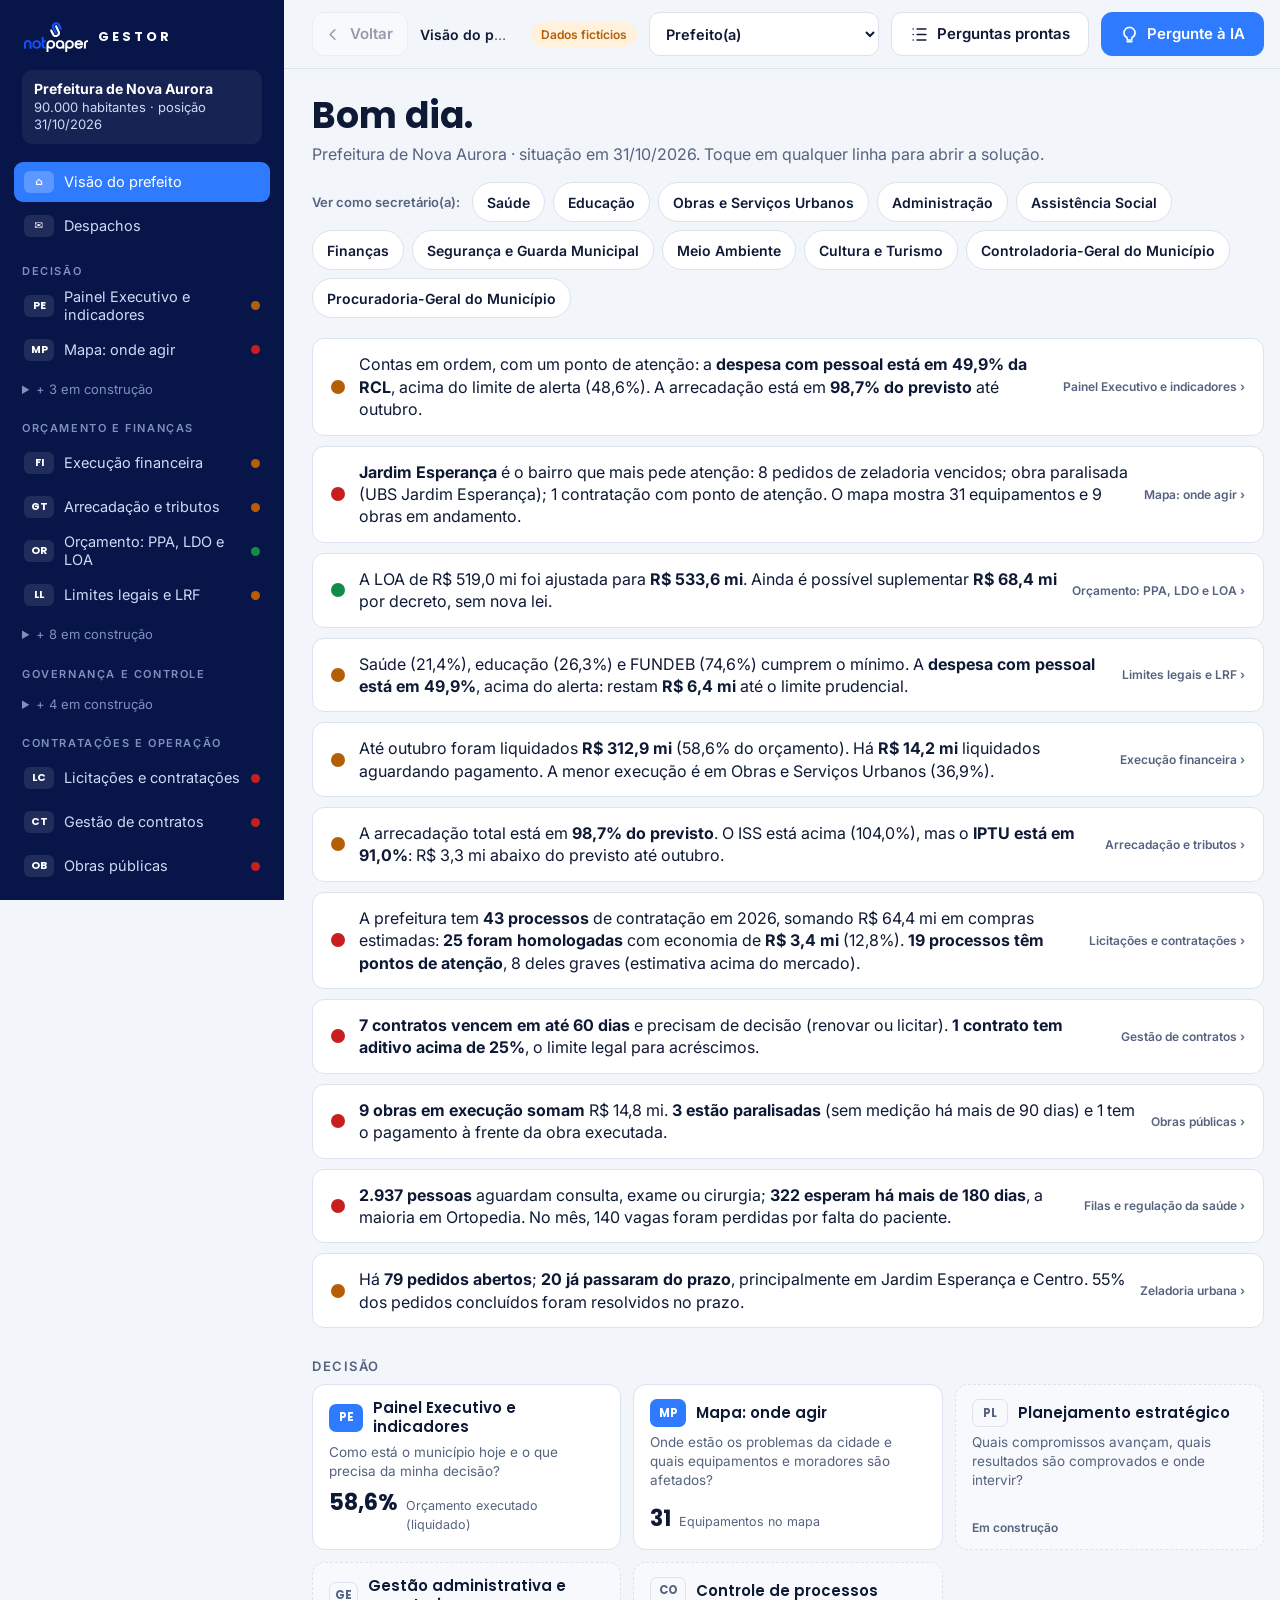
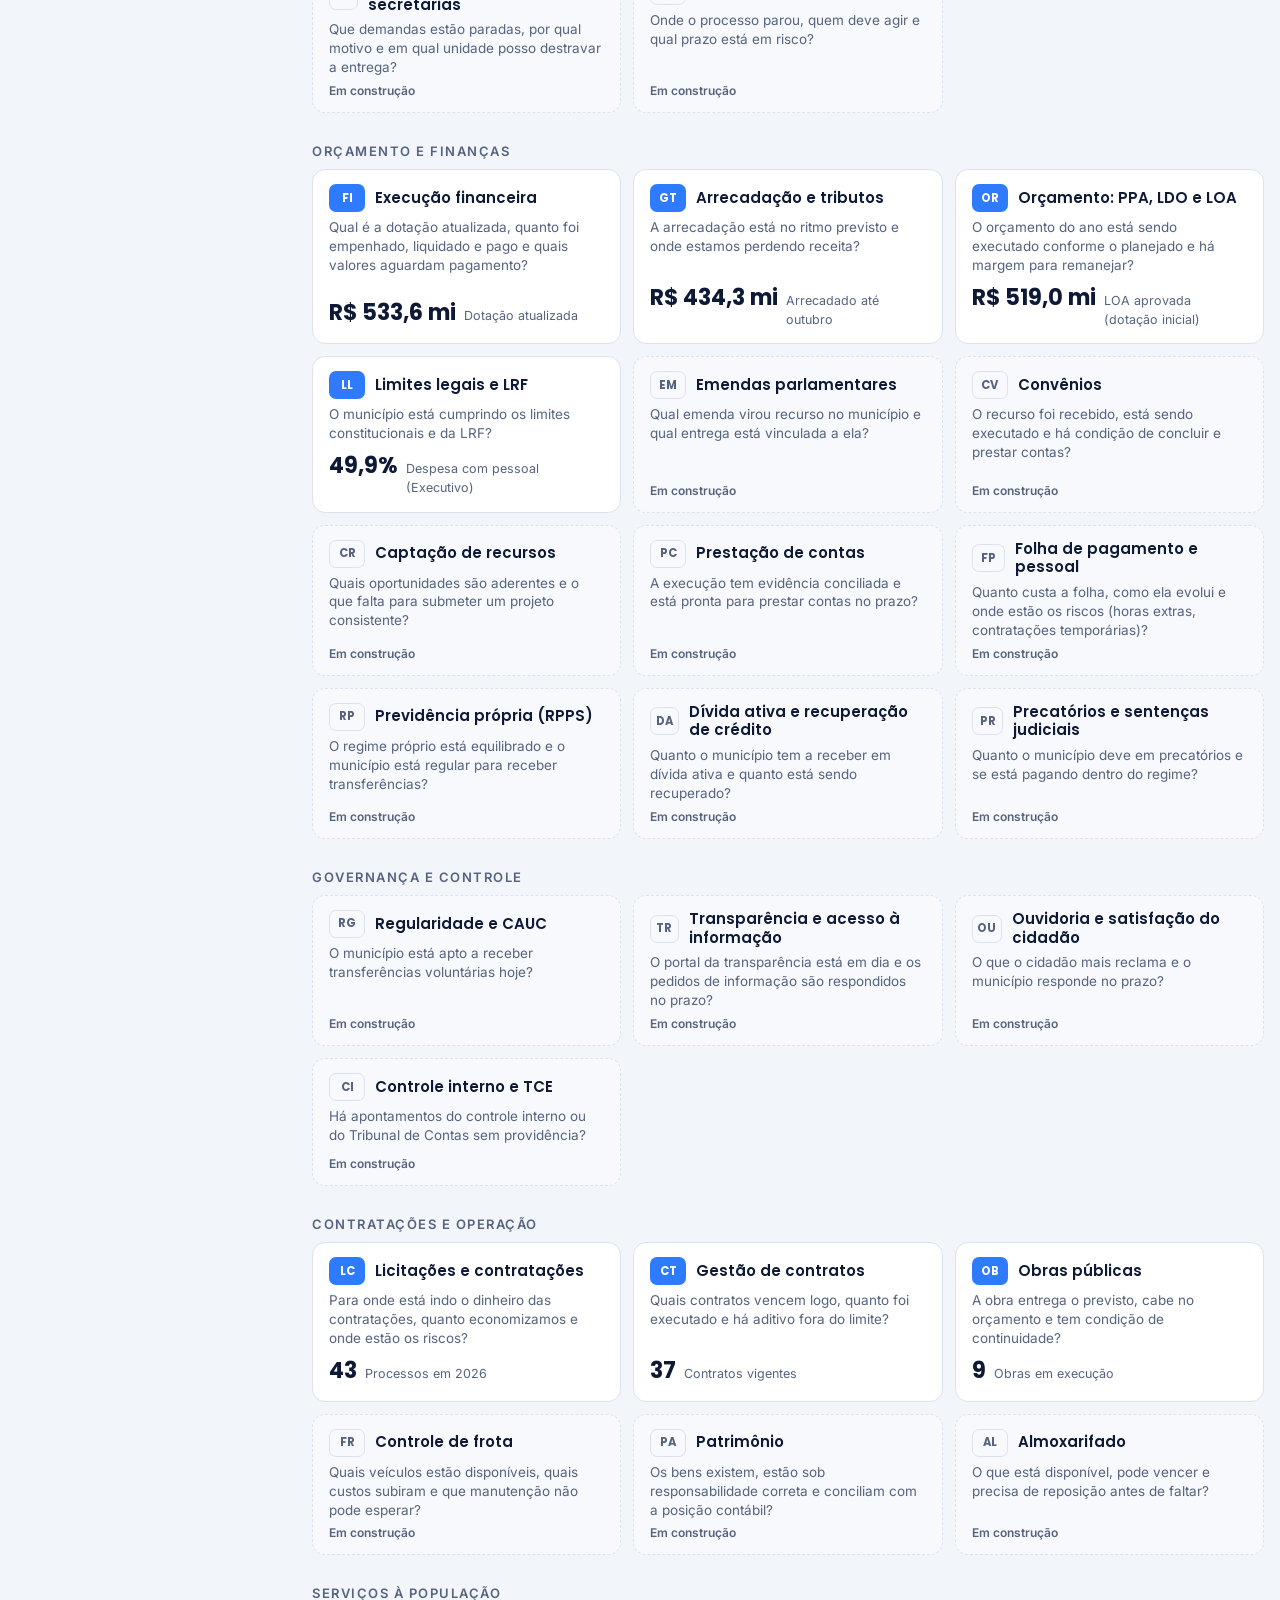
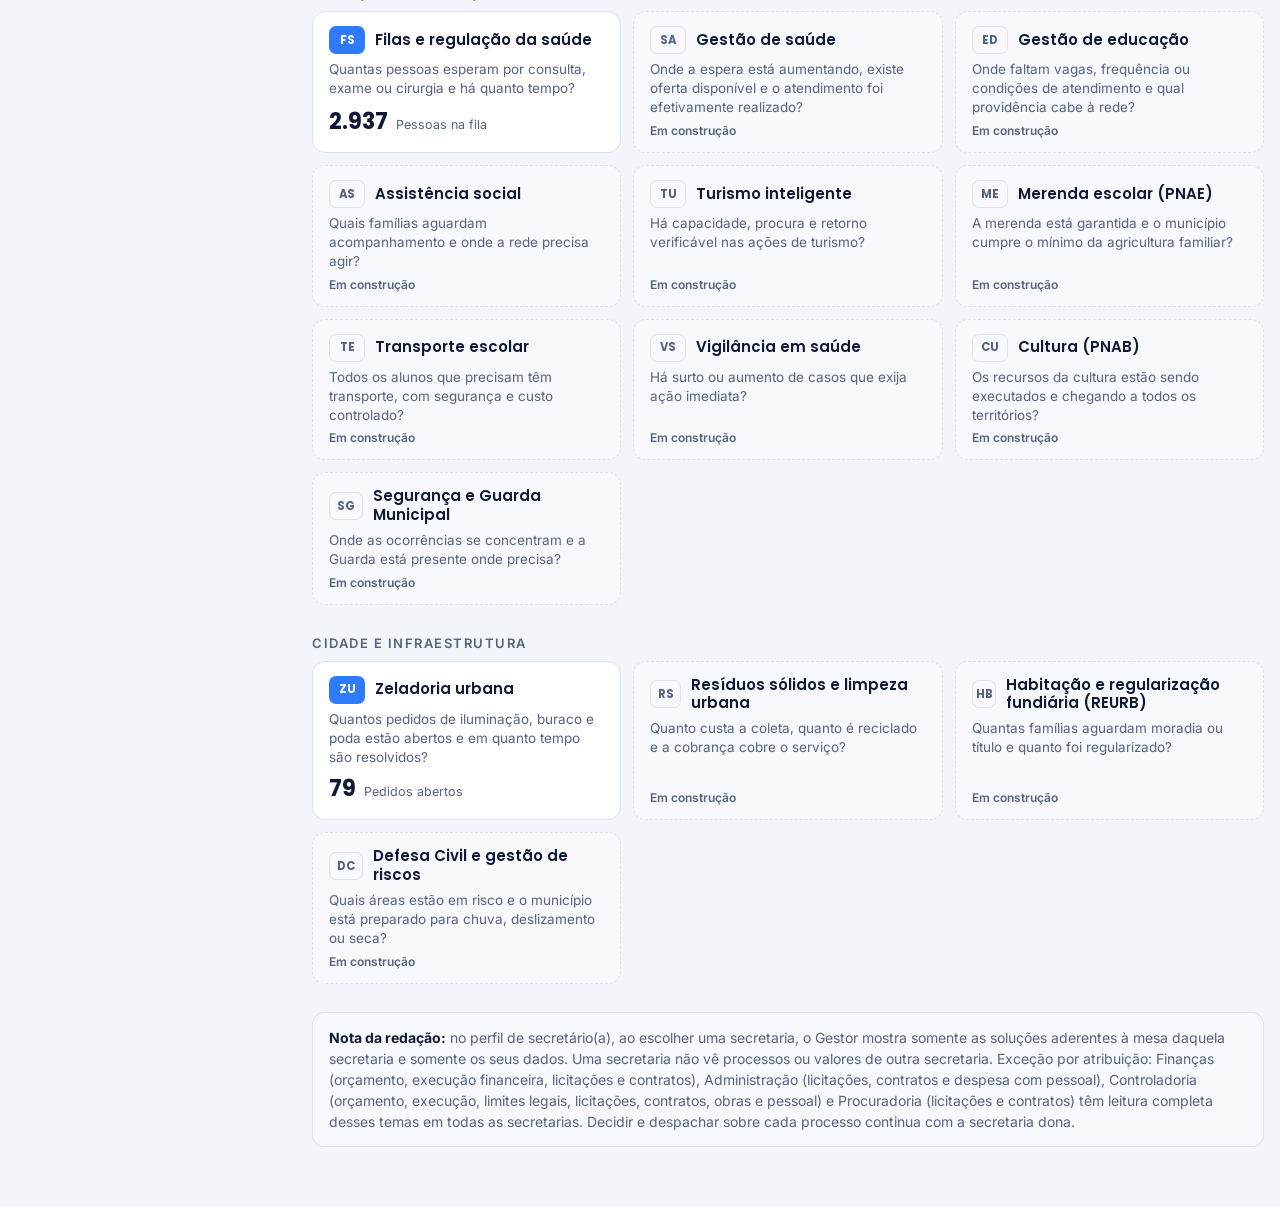
<file: index.html>
<!doctype html>
<html lang="pt-BR"><head><meta charset="utf-8"><meta name="viewport" content="width=device-width,initial-scale=1">
<meta name="robots" content="noindex, nofollow"><title>NotPaper Gestor</title>
<script>location.replace("gestor-v3/" + location.search + location.hash);</script>
<meta http-equiv="refresh" content="0; url=gestor-v3/">
</head><body style="font-family:system-ui,sans-serif;padding:24px">
<p>Abrindo o NotPaper Gestor… <a href="gestor-v3/">Toque aqui se não abrir.</a></p>
<p style="color:#666;font-size:14px">A versão anterior (2.6) está em <a href="v2/">v2/</a>.</p>
</body></html>
</file>
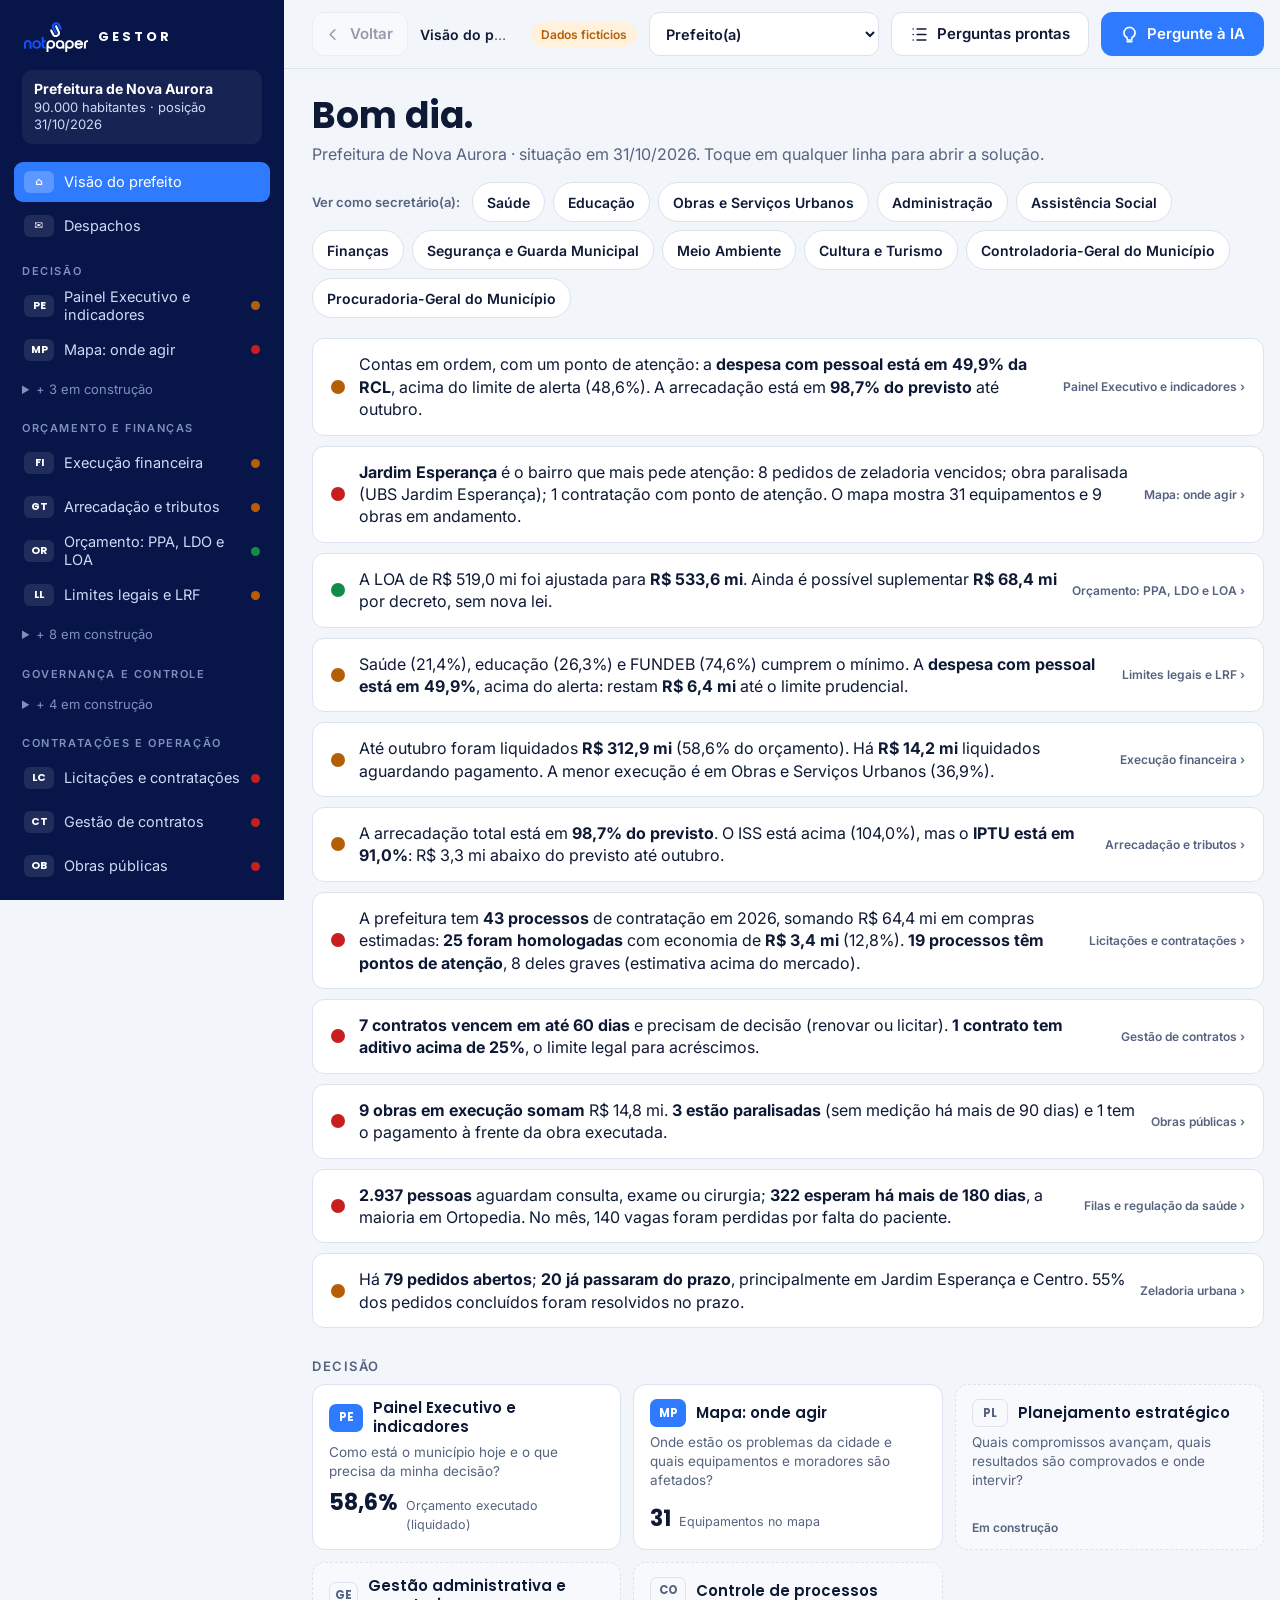
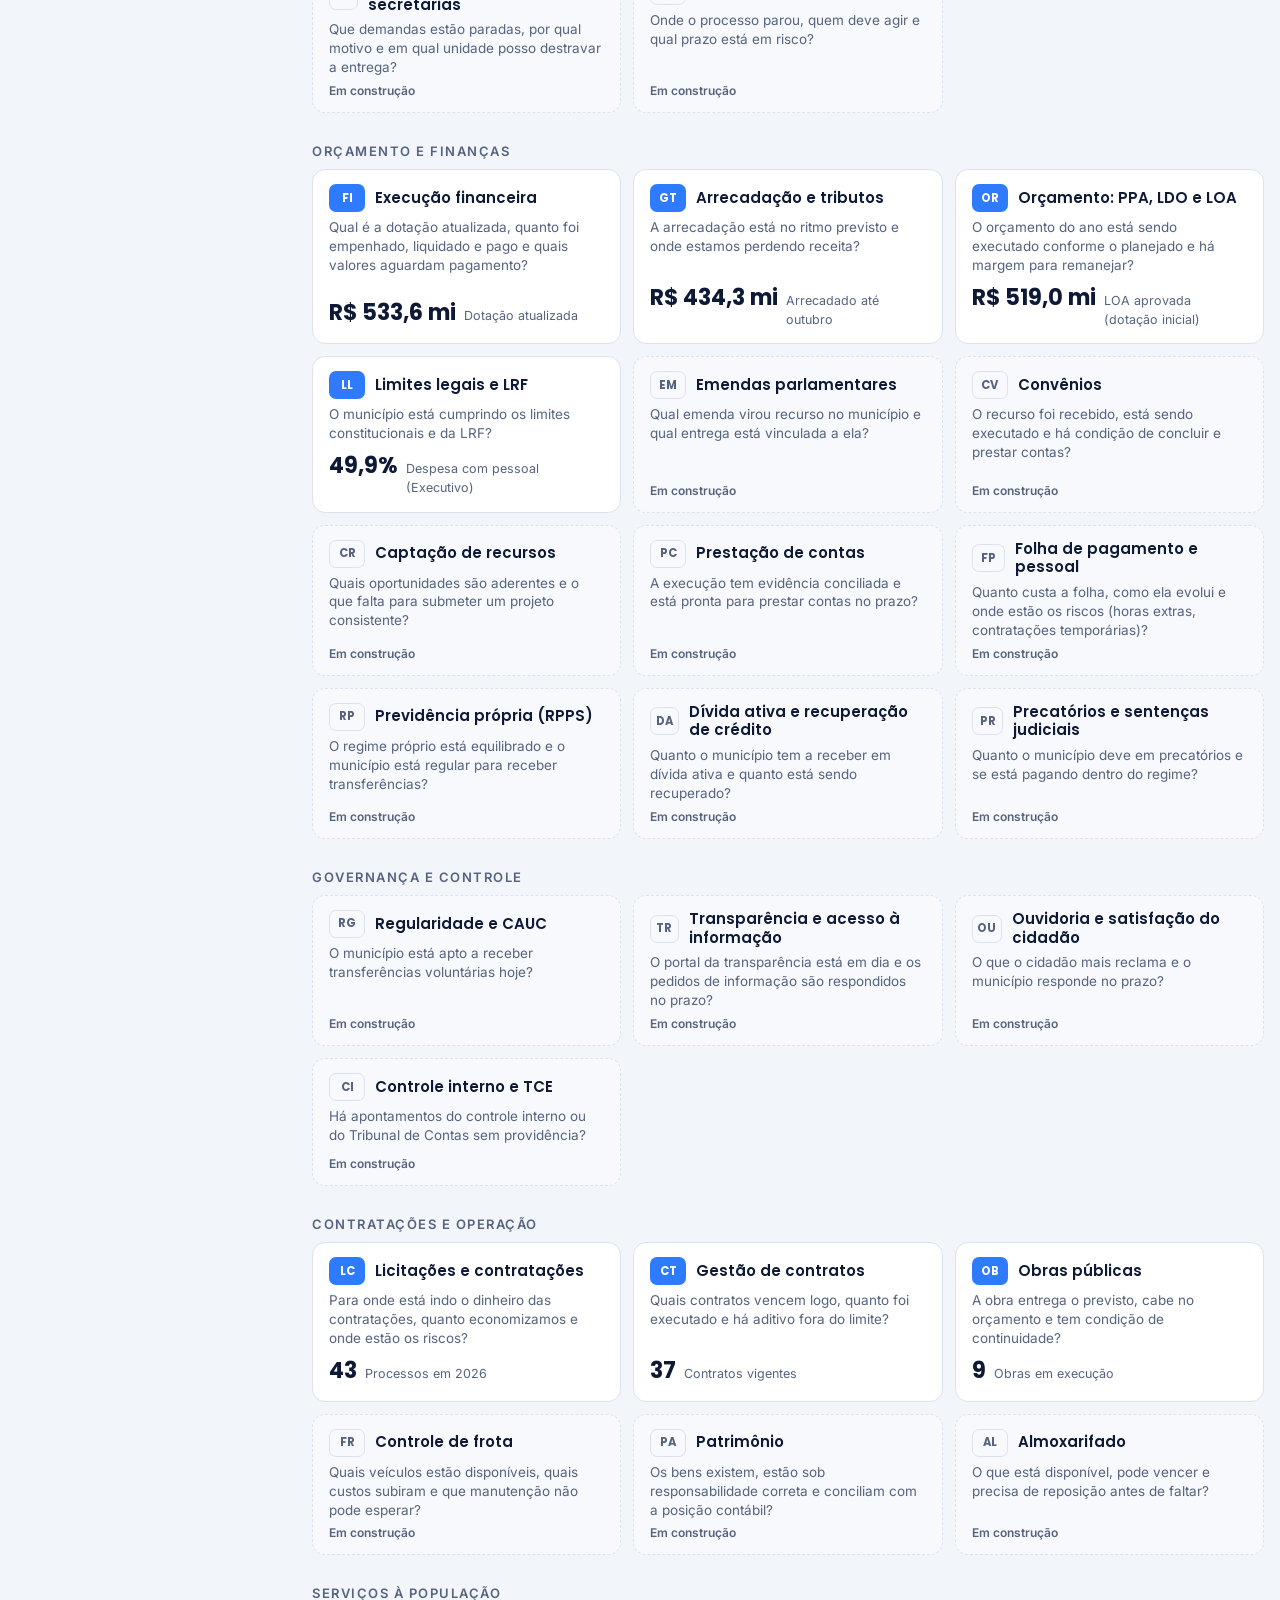
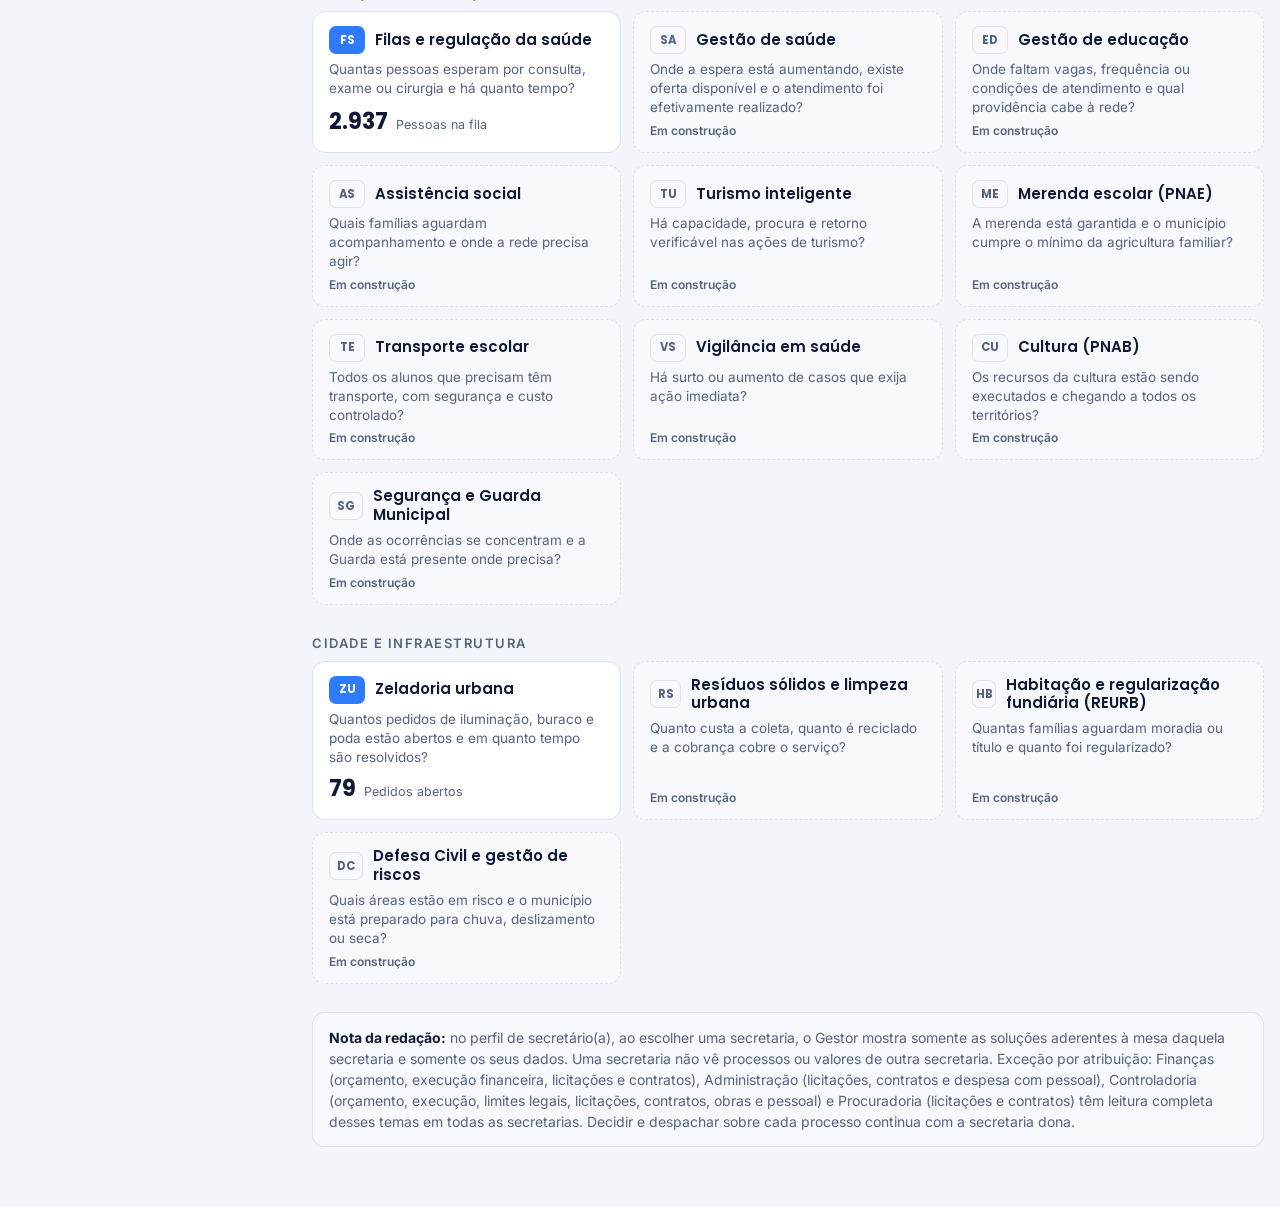
<file: gestor-v3/index.html>
<!doctype html><html lang="pt-BR"><head><meta charset="utf-8"><meta name="viewport" content="width=device-width,initial-scale=1,viewport-fit=cover"><meta name="robots" content="noindex, nofollow"></head><body style="margin:0"><title>NotPaper Gestor</title>
<meta name="claude:viewport-fit-sides" content="cover">
<meta name="robots" content="noindex, nofollow">
<link rel="preconnect" href="https://fonts.googleapis.com">
<link rel="stylesheet" href="https://fonts.googleapis.com/css2?family=Poppins:wght@500;600;700&family=Inter:wght@400;500;600;700&display=swap">
<style>
/* Layout: barra lateral fixa (eixos e soluções) + área de trabalho com a tela padrão da solução; painéis laterais para detalhamento e Assessor IA */
:root {
  --bg: #F2F5FA; --surface: #FFFFFF; --surface2: #F7F9FD; --ink: #0E1A35; --muted: #55637F; --line: #DCE2EE;
  --side: #071548; --side-ink: #CFDAF5; --side-muted: #7F90BE;
  --accent: #2F7BFF; --accent-ink: #FFFFFF; --accent-soft: #E6EEFF;
  --ok: #138A47; --ok-soft: #E3F5EA; --warn: #B45F06; --warn-soft: #FFF1DC; --bad: #C81E1E; --bad-soft: #FDE8E8;
  --shadow: 0 8px 28px rgba(14,26,53,.10);
  --f-display: "Poppins", "Segoe UI", system-ui, sans-serif;
  --f-body: "Inter", "Segoe UI", system-ui, sans-serif;
}
@media (prefers-color-scheme: dark) { :root:not([data-theme="light"]) {
  --bg: #0A1022; --surface: #111A33; --surface2: #0E1630; --ink: #E8EEFB; --muted: #9BA9C8; --line: #24325A;
  --side: #050C2C; --side-ink: #CFDAF5; --side-muted: #6E80B0;
  --accent: #5B97FF; --accent-ink: #06122E; --accent-soft: #17264D;
  --ok: #3CCB7F; --ok-soft: #0F2E21; --warn: #F2A43A; --warn-soft: #33240E; --bad: #FF6B6B; --bad-soft: #3A1518;
  --shadow: 0 8px 28px rgba(0,0,0,.45); color-scheme: dark } }
:root[data-theme="dark"] {
  --bg: #0A1022; --surface: #111A33; --surface2: #0E1630; --ink: #E8EEFB; --muted: #9BA9C8; --line: #24325A;
  --side: #050C2C; --side-ink: #CFDAF5; --side-muted: #6E80B0;
  --accent: #5B97FF; --accent-ink: #06122E; --accent-soft: #17264D;
  --ok: #3CCB7F; --ok-soft: #0F2E21; --warn: #F2A43A; --warn-soft: #33240E; --bad: #FF6B6B; --bad-soft: #3A1518;
  --shadow: 0 8px 28px rgba(0,0,0,.45); color-scheme: dark }
html, body { height: 100%; }
body { background: var(--bg); color: var(--ink); font: 400 16px/1.5 var(--f-body); }
* { box-sizing: border-box; }
button { font: inherit; color: inherit; cursor: pointer; }
:focus-visible { outline: 3px solid var(--accent); outline-offset: 2px; }
.app { display: grid; grid-template-columns: 284px minmax(0,1fr); min-height: 100%; }
/* ---------- barra lateral ---------- */
.side { background: var(--side); color: var(--side-ink); padding: 18px 14px 24px; display: flex; flex-direction: column; gap: 4px; position: sticky; top: 0; height: 100vh; overflow-y: auto; }
.brand { display: flex; align-items: center; gap: 10px; padding: 4px 8px 14px; }
.brand img { height: 30px; }
.brand b { font: 700 13px var(--f-display); letter-spacing: 3px; color: #fff; }
.mun { margin: 0 8px 14px; padding: 10px 12px; border-radius: 10px; background: rgba(255,255,255,.06); font-size: 13px; line-height: 1.35; }
.mun strong { display: block; color: #fff; font-size: 14px; }
.nav-h { margin: 14px 8px 4px; font: 600 11px var(--f-body); letter-spacing: 1.6px; text-transform: uppercase; color: var(--side-muted); }
.nav-b { display: flex; align-items: center; gap: 10px; width: 100%; padding: 9px 10px; border: 0; border-radius: 9px; background: none; text-align: left; color: var(--side-ink); font-size: 14.5px; line-height: 1.25; min-height: 40px; }
.nav-b:hover { background: rgba(255,255,255,.07); }
.nav-b.on { background: var(--accent); color: #fff; }
.nav-b i { flex: 0 0 auto; width: 30px; height: 22px; border-radius: 6px; display: grid; place-items: center; font: 700 10.5px var(--f-display); font-style: normal; background: rgba(255,255,255,.1); color: #fff; }
.nav-b.on i { background: rgba(255,255,255,.22); }
.nav-b.off { color: var(--side-muted); font-size: 13.5px; }
.nav-b.off i { background: transparent; border: 1px solid rgba(127,144,190,.4); color: var(--side-muted); }
.nav-b .dot { margin-left: auto; width: 9px; height: 9px; border-radius: 50%; flex: 0 0 auto; }
.more { margin: 2px 8px 0; background: none; border: 0; color: var(--side-muted); font-size: 13px; text-align: left; padding: 4px 0; }
/* ---------- topo ---------- */
.main { min-width: 0; display: flex; flex-direction: column; }
.top { position: sticky; top: env(safe-area-inset-top, 0px); z-index: 5; display: flex; align-items: center; gap: 12px; padding: 12px max(16px, env(safe-area-inset-right, 0px)) 12px 28px; background: var(--bg); border-bottom: 1px solid var(--line); }
.crumb { font-size: 14px; color: var(--muted); min-width: 0; overflow: hidden; text-overflow: ellipsis; white-space: nowrap; }
.crumb b { color: var(--ink); font-weight: 600; }
.top .sp { flex: 1; }
.pill { display: inline-flex; align-items: center; gap: 6px; padding: 5px 10px; border-radius: 999px; font: 600 12px var(--f-body); background: var(--warn-soft); color: var(--warn); white-space: nowrap; }
.btn { display: inline-flex; align-items: center; justify-content: center; gap: 8px; min-height: 44px; padding: 0 18px; border-radius: 11px; border: 1px solid var(--line); background: var(--surface); font-weight: 600; font-size: 15px; }
.btn:hover { border-color: var(--accent); }
.btn.pri { background: var(--accent); border-color: var(--accent); color: var(--accent-ink); }
.btn svg { width: 19px; height: 19px; stroke: currentColor; fill: none; stroke-width: 2; stroke-linecap: round; stroke-linejoin: round; }
.menu-b { display: none; }
.wrap { padding: 26px max(16px, env(safe-area-inset-right, 0px)) 60px 28px; max-width: 1280px; width: 100%; }
/* ---------- tela padrão da solução ---------- */
.q-eye { font: 600 12px var(--f-body); letter-spacing: 1.6px; text-transform: uppercase; color: var(--accent); }
.q { margin: 6px 0 0; font: 600 clamp(22px, 2.4vw, 30px)/1.25 var(--f-display); text-wrap: balance; max-width: 900px; }
.answer { margin-top: 18px; display: flex; gap: 14px; align-items: flex-start; padding: 18px 20px; border-radius: 14px; background: var(--surface); border: 1px solid var(--line); border-left: 6px solid var(--lv); box-shadow: var(--shadow); }
.answer .sem { flex: 0 0 auto; width: 34px; height: 34px; border-radius: 50%; background: var(--lv); display: grid; place-items: center; color: #fff; font: 700 16px var(--f-display); }
.answer p { margin: 0; font: 500 clamp(18px, 1.7vw, 21px)/1.45 var(--f-body); }
.answer p b { font-weight: 700; }
.lv-ok { --lv: var(--ok); } .lv-warn { --lv: var(--warn); } .lv-bad { --lv: var(--bad); } .lv-info { --lv: var(--accent); }
.kpis { margin-top: 18px; display: grid; grid-template-columns: repeat(auto-fit, minmax(200px, 1fr)); gap: 14px; }
.kpi { position: relative; text-align: left; padding: 16px 18px 14px; border-radius: 14px; border: 1px solid var(--line); background: var(--surface); display: flex; flex-direction: column; gap: 4px; min-height: 132px; }
.kpi:hover { border-color: var(--accent); box-shadow: var(--shadow); }
.kpi small { font: 600 13px var(--f-body); color: var(--muted); }
.kpi strong { white-space: nowrap; font: 700 clamp(24px, 2.1vw, 32px)/1.1 var(--f-display); font-variant-numeric: tabular-nums; letter-spacing: -.5px; }
.kpi span { font-size: 13.5px; color: var(--muted); }
.kpi .tag { position: absolute; top: 14px; right: 14px; width: 12px; height: 12px; border-radius: 50%; background: var(--lv); }
.kpi .go { margin-top: auto; font: 600 13px var(--f-body); color: var(--accent); }
.grid2 { margin-top: 18px; display: grid; grid-template-columns: minmax(0, 1.55fr) minmax(0, 1fr); gap: 16px; align-items: start; }
.box { border-radius: 14px; border: 1px solid var(--line); background: var(--surface); padding: 18px 20px; min-width: 0; }
.box h3 { margin: 0 0 4px; font: 600 17px var(--f-display); }
.box .sub { margin: 0 0 12px; font-size: 13.5px; color: var(--muted); }
.todo { list-style: none; margin: 0; padding: 0; display: grid; gap: 10px; }
.todo li { display: grid; grid-template-columns: 28px minmax(0, 1fr); gap: 10px; padding: 12px; border-radius: 11px; background: var(--surface2); border: 1px solid var(--line); }
.todo li > i { width: 28px; height: 28px; border-radius: 8px; display: grid; place-items: center; background: var(--accent-soft); color: var(--accent); font: 700 14px var(--f-display); font-style: normal; }
.todo b { display: block; font-weight: 600; font-size: 15px; line-height: 1.35; }
.todo small { color: var(--muted); font-size: 13px; }
.todo .acts { display: flex; gap: 8px; margin-top: 8px; flex-wrap: wrap; }
.mini { min-height: 34px; padding: 0 12px; border-radius: 9px; border: 1px solid var(--line); background: var(--surface); font-size: 13px; font-weight: 600; }
.mini:hover { border-color: var(--accent); color: var(--accent); }
.foot { margin-top: 16px; display: flex; flex-wrap: wrap; gap: 6px 18px; font-size: 13px; color: var(--muted); }
.foot b { color: var(--ink); font-weight: 600; }
/* tabela */
.tbl-w { overflow-x: auto; }
table { width: 100%; border-collapse: collapse; font-size: 14.5px; }
th { text-align: left; font: 600 12px var(--f-body); letter-spacing: .6px; text-transform: uppercase; color: var(--muted); padding: 9px 10px; border-bottom: 1px solid var(--line); white-space: nowrap; }
td { padding: 11px 10px; border-bottom: 1px solid var(--line); vertical-align: top; }
td.n, th.n { text-align: right; font-variant-numeric: tabular-nums; white-space: nowrap; }
tr.click { cursor: pointer; } tr.click:hover td { background: var(--accent-soft); }
tr.tot td { font-weight: 700; border-top: 2px solid var(--ink); border-bottom: 0; }
.chip { display: inline-block; padding: 2px 9px; border-radius: 999px; font: 600 12px var(--f-body); white-space: nowrap; }
.c-ok { background: var(--ok-soft); color: var(--ok); } .c-warn { background: var(--warn-soft); color: var(--warn); } .c-bad { background: var(--bad-soft); color: var(--bad); } .c-info { background: var(--accent-soft); color: var(--accent); }
/* gráficos */
.chart svg { width: 100%; height: auto; display: block; overflow: visible; }
.chart text { fill: var(--ink); font-family: var(--f-body); }
.chart .lbl { fill: var(--muted); font-size: 12.5px; }
.chart .val { font-size: 13px; font-weight: 700; font-variant-numeric: tabular-nums; }
.chart .hit { cursor: pointer; }
.chart .hit:hover rect.bar { filter: brightness(1.12); }
.chart .hint { font-size: 12.5px; color: var(--muted); margin-top: 6px; }
.legend { display: flex; gap: 16px; flex-wrap: wrap; font-size: 13px; color: var(--muted); margin-bottom: 8px; }
.legend i { display: inline-block; width: 12px; height: 12px; border-radius: 3px; margin-right: 6px; vertical-align: -1px; }
/* início */
.hello h1 { margin: 0; font: 700 clamp(26px, 3vw, 36px)/1.15 var(--f-display); }
.hello p { margin: 6px 0 0; color: var(--muted); font-size: 16px; }
.brief { margin-top: 20px; display: grid; gap: 10px; }
.brief button { display: grid; grid-template-columns: 14px minmax(0,1fr) auto; gap: 14px; align-items: center; padding: 14px 18px; border-radius: 12px; border: 1px solid var(--line); background: var(--surface); text-align: left; font-size: 16px; line-height: 1.4; }
.brief button:hover { border-color: var(--accent); }
.brief i { width: 14px; height: 14px; border-radius: 50%; background: var(--lv); }
.brief em { font-style: normal; font: 600 12px var(--f-body); color: var(--muted); white-space: nowrap; }
.eixo-h { margin: 30px 0 10px; font: 600 13px var(--f-body); letter-spacing: 1.5px; text-transform: uppercase; color: var(--muted); }
.cards { display: grid; grid-template-columns: repeat(auto-fill, minmax(240px, 1fr)); gap: 12px; }
.card { text-align: left; padding: 14px 16px; border-radius: 13px; border: 1px solid var(--line); background: var(--surface); display: flex; flex-direction: column; gap: 6px; min-height: 128px; }
.card:hover { border-color: var(--accent); box-shadow: var(--shadow); }
.card .h { display: flex; align-items: center; gap: 10px; }
.card .h i { width: 36px; height: 28px; border-radius: 7px; display: grid; place-items: center; background: var(--accent); color: var(--accent-ink); font: 700 11.5px var(--f-display); font-style: normal; }
.card .h b { font: 600 15px/1.25 var(--f-display); }
.card p { margin: 0; font-size: 13.5px; color: var(--muted); line-height: 1.4; }
.card .big { margin-top: auto; display: flex; align-items: baseline; gap: 8px; }
.card .big strong { font: 700 22px var(--f-display); font-variant-numeric: tabular-nums; }
.card .big span { font-size: 12.5px; color: var(--muted); }
.card.off { background: var(--surface2); border-style: dashed; }
.card.off .h i { background: transparent; color: var(--muted); border: 1px solid var(--line); }
.card.off .soon { margin-top: auto; font: 600 12px var(--f-body); color: var(--muted); }
/* em construção */
.soon-box { margin-top: 18px; padding: 22px; border-radius: 14px; border: 1px dashed var(--line); background: var(--surface2); }
.soon-box ul { margin: 10px 0 0; padding-left: 20px; color: var(--muted); }
/* painéis laterais */
.scrim { position: fixed; inset: 0; background: rgba(5,12,40,.45); z-index: 20; }
.drawer { position: fixed; top: 0; right: 0; bottom: 0; width: min(720px, 100%); z-index: 21; background: var(--surface); box-shadow: -10px 0 40px rgba(0,0,0,.25); display: flex; flex-direction: column; padding-top: env(safe-area-inset-top, 0px); padding-bottom: env(safe-area-inset-bottom, 0px); }
.drawer header { display: flex; align-items: flex-start; gap: 12px; padding: 18px max(20px, env(safe-area-inset-right, 0px)) 14px 22px; border-bottom: 1px solid var(--line); }
.drawer header h2 { margin: 0; font: 600 20px/1.3 var(--f-display); }
.drawer header .path { font-size: 13px; color: var(--muted); margin-bottom: 4px; }
.drawer header .path button { border: 0; background: none; padding: 0; color: var(--accent); font-size: 13px; font-weight: 600; }
.drawer .x { margin-left: auto; flex: 0 0 auto; width: 44px; height: 44px; border-radius: 50%; border: 1px solid var(--line); background: var(--surface); font-size: 22px; line-height: 1; }
.drawer .body { flex: 1; overflow-y: auto; padding: 18px max(20px, env(safe-area-inset-right, 0px)) 24px 22px; }
.drawer .lead { margin: 0 0 14px; font-size: 15.5px; }
.kv { display: grid; grid-template-columns: minmax(130px, 34%) minmax(0, 1fr); gap: 8px 16px; margin: 0; }
.kv dt { color: var(--muted); font-size: 14px; } .kv dd { margin: 0; font-weight: 600; }
/* assessor */
.ia-tabs { display: flex; gap: 6px; padding: 12px 22px 0; }
.ia-tabs button { min-height: 40px; padding: 0 14px; border-radius: 10px 10px 0 0; border: 1px solid var(--line); border-bottom: 0; background: var(--surface2); font-weight: 600; font-size: 14px; }
.ia-tabs button.on { background: var(--surface); color: var(--accent); }
.qlist { display: grid; gap: 8px; }
.qlist button { text-align: left; padding: 12px 14px; border-radius: 11px; border: 1px solid var(--line); background: var(--surface2); font-size: 15px; line-height: 1.35; }
.qlist button:hover { border-color: var(--accent); }
.qlist h4 { margin: 14px 0 4px; font: 600 12px var(--f-body); letter-spacing: 1.2px; text-transform: uppercase; color: var(--muted); }
.ask { display: flex; gap: 8px; align-items: stretch; flex-wrap: wrap; }
.ask textarea { flex: 1 1 260px; min-height: 64px; resize: vertical; padding: 12px 14px; border-radius: 11px; border: 1px solid var(--line); background: var(--surface); color: var(--ink); font: 400 16px/1.4 var(--f-body); }
.mic.live { background: var(--bad); border-color: var(--bad); color: #fff; }
.resp { margin-top: 16px; padding: 16px 18px; border-radius: 13px; border: 1px solid var(--line); background: var(--surface2); }
.resp .rq { font-size: 13px; color: var(--muted); margin-bottom: 6px; }
.resp .rt { font-size: 16.5px; line-height: 1.5; white-space: pre-wrap; }
.resp .rs { margin-top: 10px; font-size: 12.5px; color: var(--muted); }
.resp .ra { margin-top: 12px; display: flex; gap: 8px; flex-wrap: wrap; }
.note { margin: 10px 0 0; font-size: 13px; color: var(--muted); }
.ia-stat:empty { display: none; }
.ia-stat { margin: 10px 0 0; padding: 9px 12px; border-radius: 10px; font-size: 13.5px; line-height: 1.45; }
.ia-stat.ok { background: color-mix(in srgb, var(--accent) 12%, transparent); color: var(--ink); }
.ia-stat.off { background: color-mix(in srgb, #E8A33D 18%, transparent); color: var(--ink); }
.ia-stat .mini { margin-left: 6px; }
.btn, .pill { white-space: nowrap; flex: 0 0 auto; }
.card .big strong { white-space: nowrap; }
@media (max-width: 1280px) { .perfil > span { display: none; } }
.perfil { white-space: nowrap; flex: 0 1 auto; display: inline-flex; align-items: center; gap: 8px; font-size: 13px; font-weight: 600; color: var(--muted); }
.perfil select { min-height: 44px; max-width: 230px; padding: 0 12px; border-radius: 11px; border: 1px solid var(--line); background: var(--surface); color: var(--ink); font: 600 14.5px var(--f-body); }
.perfis { margin-top: 16px; display: flex; flex-wrap: wrap; gap: 8px; align-items: center; }
.perfis span { font-size: 13px; font-weight: 600; color: var(--muted); margin-right: 4px; }
.perfis button { min-height: 40px; padding: 0 14px; border-radius: 999px; border: 1px solid var(--line); background: var(--surface); font-size: 14px; font-weight: 600; }
.perfis button:hover { border-color: var(--accent); color: var(--accent); }
.nota { margin: 28px 0 0; padding: 14px 16px; border-radius: 12px; background: var(--surface2); border: 1px solid var(--line); font-size: 14px; line-height: 1.5; color: var(--muted); }
.nota b { color: var(--ink); }
.mp { display: grid; gap: 8px; }
.mp-it { display: grid; grid-template-columns: minmax(0,1fr) auto auto; gap: 6px; align-items: stretch; }
.mp-it > button:first-child { text-align: left; padding: 12px 14px; border-radius: 11px; border: 1px solid var(--accent); background: var(--accent-soft); font-size: 15px; line-height: 1.35; font-weight: 600; }
.mp-it .mini { min-width: 44px; min-height: 44px; font-size: 16px; }
.mp-it .mini.del-ok { background: var(--bad); border-color: var(--bad); color: #fff; font-size: 13px; }
.mp-form { display: flex; gap: 6px; flex-wrap: wrap; }
.mp-form input { flex: 1 1 220px; min-height: 44px; padding: 0 12px; border-radius: 11px; border: 1px solid var(--accent); background: var(--surface); color: var(--ink); font: 400 15px var(--f-body); }
.mp-acts { display: flex; gap: 8px; flex-wrap: wrap; margin-top: 4px; }
.q-row { display: grid; grid-template-columns: minmax(0,1fr) auto; gap: 6px; }
.q-row .mini { min-width: 44px; min-height: 44px; font-size: 18px; }
.ans-q { padding: 14px 16px; border-radius: 13px; background: var(--accent); color: var(--accent-ink); }
.ans-q small { display: block; font: 600 11.5px var(--f-body); letter-spacing: 1.4px; text-transform: uppercase; opacity: .85; }
.ans-q p { margin: 4px 0 0; font: 600 19px/1.35 var(--f-display); }
.ans .resp { margin-top: 14px; }
.ans .rt { font-size: 17px; line-height: 1.6; }
.ans-volta { margin-top: 20px; padding-bottom: 8px; }
.ans-volta .btn { width: 100%; min-height: 52px; font-size: 16px; }
.dsug { padding: 12px 14px; border-radius: 12px; background: var(--warn-soft); color: var(--ink); font-size: 14.5px; line-height: 1.45; border: 1px solid var(--warn); }
.dform { display: grid; gap: 14px; margin-top: 14px; }
.dform label.df { display: grid; gap: 6px; font: 600 13.5px var(--f-body); color: var(--muted); }
.dform input[type=text], .dform input[type=date], .dform select, .dform textarea { min-height: 44px; padding: 10px 12px; border-radius: 11px; border: 1px solid var(--line); background: var(--surface); color: var(--ink); font: 400 15.5px/1.45 var(--f-body); }
.dform textarea { resize: vertical; }
.dform .drow { display: grid; grid-template-columns: minmax(0, 1fr) minmax(0, 1fr); gap: 12px; }
.dtipos { display: grid; grid-template-columns: repeat(auto-fit, minmax(190px, 1fr)); gap: 8px; border: 0; padding: 0; margin: 0; }
.dtipos legend { font: 600 13.5px var(--f-body); color: var(--muted); margin-bottom: 6px; }
.dtipos label { display: grid; grid-template-columns: 20px minmax(0,1fr); gap: 8px; padding: 10px 12px; border-radius: 11px; border: 1px solid var(--line); background: var(--surface2); cursor: pointer; }
.dtipos label:has(input:checked) { border-color: var(--accent); background: var(--accent-soft); }
.dtipos b { font-size: 14.5px; color: var(--ink); } .dtipos small { grid-column: 2; font-size: 12.5px; color: var(--muted); font-weight: 400; }
.dbase { border: 1px solid var(--line); border-radius: 12px; padding: 12px 14px; margin: 0; display: grid; gap: 8px; background: var(--surface2); }
.dbase legend { font: 600 13.5px var(--f-body); color: var(--muted); padding: 0 4px; }
.dbase legend small { font-weight: 400; }
.dbase label { display: grid; grid-template-columns: 22px minmax(0,1fr); gap: 8px; align-items: start; font-size: 14.5px; line-height: 1.4; color: var(--ink); cursor: pointer; }
.dbase input { width: 20px; height: 20px; margin-top: 1px; }
.dbase small { color: var(--muted); }
.dquick { display: flex; gap: 6px; flex-wrap: wrap; }
.dconf { display: flex; gap: 10px; align-items: flex-start; padding: 12px 14px; border-radius: 12px; border: 1px solid var(--line); font-size: 15px; font-weight: 600; color: var(--ink); }
.dconf input { width: 22px; height: 22px; margin-top: 1px; flex: 0 0 auto; }
.derr { color: var(--bad); font-weight: 600; margin: 0; min-height: 1em; }
.dacts { display: flex; gap: 10px; flex-wrap: wrap; }
.dacts .btn { flex: 1 1 200px; min-height: 52px; }
.dtoque { margin-top: 12px; padding: 12px 14px; border-radius: 12px; background: var(--ok-soft); border: 1px solid var(--ok); font-size: 15px; }
@media (max-width: 560px) { .dform .drow { grid-template-columns: minmax(0,1fr); } }
.rec-bar { display: flex; flex-wrap: wrap; gap: 6px; margin-bottom: 8px; }
.rec-bar .mini.on { background: var(--accent); border-color: var(--accent); color: var(--accent-ink); }
.rec-met { margin-bottom: 12px; }
.voltar-b { padding: 0 14px 0 10px; }
.voltar-b:disabled { opacity: .4; cursor: default; border-color: var(--line); }
#voltarF { display: none; position: fixed; top: var(--vy, 12px); left: var(--vx, 16px); z-index: 30; box-shadow: var(--shadow); }
body.painel #voltarF { display: inline-flex; } body.painel #voltarB { visibility: hidden; }
@media (max-width: 860px) { #voltarF .lbl-txt { display: none; } #voltarF { padding: 0 12px; } }
@media (max-width: 760px) { body.painel .drawer header { padding-left: 76px; } }
.grid2.mapa-acoes { grid-template-columns: minmax(0, 1fr); }
.m-wrap { overflow-x: auto; border-radius: 16px; border: 1px solid var(--line); -webkit-overflow-scrolling: touch; }
#mapaArea { min-width: 760px; }
svg.mapa { width: 100%; height: auto; display: block; --m-terra: #EEF3E6; --m-bairro: #FFFFFF; --m-linha: #B9C6D8; --m-agua: #BFDDF5; --m-via: #F5D9A8; --m-rot: #3A4A66; }
:root[data-theme="dark"] svg.mapa { --m-terra: #0E1A2E; --m-bairro: #1A2846; --m-linha: #33476E; --m-agua: #12385E; --m-via: #5C4A2A; --m-rot: #C9D5EE; }
@media (prefers-color-scheme: dark) { :root:not([data-theme="light"]) svg.mapa { --m-terra: #0E1A2E; --m-bairro: #1A2846; --m-linha: #33476E; --m-agua: #12385E; --m-via: #5C4A2A; --m-rot: #C9D5EE; } }
.m-terra { fill: var(--m-terra); }
.m-bairro { fill: var(--m-bairro); stroke: var(--m-linha); stroke-width: 2; }
.m-bairro.hit:hover { fill: var(--accent-soft); }
.m-agua { fill: var(--m-agua); }
.m-rio { fill: none; stroke: var(--m-agua); stroke-width: 9; stroke-linecap: round; }
.m-via { fill: none; stroke: var(--m-via); stroke-width: 7; stroke-linecap: round; }
.m-via2 { stroke-width: 5; stroke-dasharray: 10 7; }
.m-rot-bairro { font: 700 15px var(--f-display); fill: var(--m-rot); paint-order: stroke; stroke: var(--m-bairro); stroke-width: 4px; pointer-events: none; }
.m-rot-via { font: 600 11.5px var(--f-body); fill: var(--m-rot); opacity: .75; pointer-events: none; }
.m-rot-agua { font: 600 13px var(--f-body); fill: var(--m-rot); opacity: .7; pointer-events: none; }
.m-eq { stroke: #fff; stroke-width: 2.5; }
.m-eq-t { font: 700 11px var(--f-display); fill: #fff; pointer-events: none; }
.m-ob { stroke: #fff; stroke-width: 2.5; }
.m-ze { fill: var(--warn); fill-opacity: .28; stroke: var(--warn); stroke-width: 2; }
.m-ze-n { font: 700 12px var(--f-body); fill: var(--warn); paint-order: stroke; stroke: var(--m-bairro); stroke-width: 3px; }
.m-lc { fill: #F5B031; stroke: #fff; stroke-width: 2.5; }
.m-lc-bad { fill: var(--bad); }
svg.mapa .hit { cursor: pointer; }
svg.mapa .hit:hover .m-eq, svg.mapa .hit:hover .m-ob, svg.mapa .hit:hover .m-lc { stroke: var(--ink); }
.m-foco circle:first-child { fill: var(--accent); fill-opacity: .25; animation: mpulso 1.2s ease-in-out 4; }
@keyframes mpulso { 50% { fill-opacity: .05; } }
@media (prefers-reduced-motion: reduce) { .m-foco circle:first-child { animation: none; } }
.m-grupos .mini i { display: inline-block; width: 10px; height: 10px; border-radius: 50%; margin-right: 6px; vertical-align: 0; }
.m-leg { margin-top: 10px; }
.m-leg i { display: inline-block; width: 12px; height: 12px; margin-right: 6px; vertical-align: -1px; }
.m-k-eq { border-radius: 50%; background: #3B82F6; } .m-k-ob { background: var(--accent); transform: rotate(45deg) scale(.85); } .m-k-ze { border-radius: 3px; background: var(--warn); opacity: .45; } .m-k-lc { background: #F5B031; clip-path: polygon(50% 0, 100% 100%, 0 100%); }
.kpi strong.kpi-txt { white-space: normal; font-size: clamp(20px, 1.7vw, 24px); line-height: 1.2; }
.toast { position: fixed; left: 50%; bottom: calc(24px + env(safe-area-inset-bottom, 0px)); transform: translateX(-50%); z-index: 40; padding: 12px 18px; border-radius: 12px; background: var(--ink); color: var(--bg); font-weight: 600; box-shadow: var(--shadow); max-width: calc(100% - 32px); }
@media (max-width: 520px) { th, td { padding-left: 6px; padding-right: 6px; } table { font-size: 13.5px; } .top .btn { padding: 0 11px; } .top { gap: 6px; } .perfil select { max-width: 112px; padding: 0 8px; } }
@media (max-width: 1100px) { .grid2 { grid-template-columns: minmax(0,1fr); } }
@media (max-width: 860px) {
  .app { grid-template-columns: minmax(0,1fr); }
  .side { position: fixed; z-index: 30; left: 0; top: 0; width: min(300px, 86%); transform: translateX(-105%); transition: transform .2s; padding-left: max(14px, env(safe-area-inset-left, 0px)); }
  .side.open { transform: none; box-shadow: 10px 0 40px rgba(0,0,0,.35); }
  .menu-b { display: inline-flex; }
  .top { padding-left: max(16px, env(safe-area-inset-left, 0px)); }
  .wrap { padding-left: max(16px, env(safe-area-inset-left, 0px)); }
  .top .lbl-txt { display: none; }
  .top .pill { display: none; }
  .perfil select { max-width: 132px; }
  .top { gap: 8px; }
  .top .crumb { display: none; }
}
/* Localização na ficha, trilha de tramitação e quadro do despacho (recuperados da v2.6) */
.local { margin-top: 22px; display: grid; grid-template-columns: minmax(0, 1fr) minmax(0, 1.15fr); border: 1px solid var(--line); border-radius: 14px; overflow: hidden; background: var(--surface); }
.local-tx { padding: 14px 16px; }
.local .eye, .tram .eye { font: 700 11px/1.2 var(--f-body); letter-spacing: .8px; text-transform: uppercase; color: var(--accent); }
.local-tx strong { display: block; font: 600 17px/1.3 var(--f-display); margin: 4px 0 8px; }
.local-tx dl { margin: 0 0 12px; display: grid; grid-template-columns: auto 1fr; gap: 4px 12px; font-size: 13.5px; }
.local-tx dt { color: var(--muted); } .local-tx dd { margin: 0; font-weight: 600; }
.local-map { border-left: 1px solid var(--line); min-height: 190px; }
.local-map { display: flex; align-items: stretch; background: var(--bg); }
.local-map svg { width: 100%; height: auto; align-self: center; }
.m-pin { fill: var(--bad); stroke: #fff; stroke-width: 2.5; }
.m-pin-h { fill: var(--bad); fill-opacity: .18; }
.m-viz { fill: #8A94A8; stroke: #fff; stroke-width: 1.5; }
.local-procs { grid-column: 1 / -1; border-top: 1px solid var(--line); padding: 12px 16px 14px; }
.local-procs h4 { margin: 0 0 8px; font: 600 15px var(--f-display); display: flex; gap: 8px; align-items: center; }
.local-procs h4 span { font: 700 12px var(--f-body); background: var(--accent); color: #fff; border-radius: 10px; padding: 1px 8px; }
.local-procs table { font-size: 13.5px; }
.local-procs td:nth-child(2) { white-space: nowrap; }
@media (max-width: 560px) { .local { grid-template-columns: 1fr; } .local-map { border-left: 0; border-top: 1px solid var(--line); } }
.tram { margin-top: 22px; border: 1px solid var(--line); border-radius: 14px; background: var(--surface); padding: 14px 16px; }
.tram h3 { margin: 4px 0 4px; font: 600 17px/1.3 var(--f-display); }
.tram h3 .cont { font: 700 12px var(--f-body); background: var(--accent); color: #fff; border-radius: 10px; padding: 1px 8px; vertical-align: 2px; }
.tram .sit { font-size: 13.5px; color: var(--muted); margin: 0 0 10px; }
.tram ol { list-style: none; margin: 0; padding: 0 0 0 18px; border-left: 2px solid var(--line); }
.tram li { position: relative; padding: 0 0 14px 10px; }
.tram li::before { content: ""; position: absolute; left: -25px; top: 4px; width: 12px; height: 12px; border-radius: 50%; background: var(--surface); border: 2px solid var(--muted); }
.tram li.t-desp::before { border-color: var(--accent); background: var(--accent); }
.tram li.t-int::before { border-color: #1D6B55; background: #1D6B55; }
.tram li.t-atual::before { border-color: var(--bad); background: var(--bad); }
.tram .tq { font-size: 12px; color: var(--muted); }
.tram .to { font-weight: 600; font-size: 14px; }
.tram .tx { font-size: 13.5px; white-space: pre-wrap; margin-top: 2px; }
.tram form { margin-top: 6px; padding-top: 12px; border-top: 1px solid var(--line); display: grid; gap: 8px; }
.tram form label { font-size: 13px; font-weight: 600; }
.tram select, .tram textarea, .tram input { width: 100%; font: 400 14.5px var(--f-body); color: var(--ink); background: var(--bg); border: 1px solid var(--line); border-radius: 10px; padding: 10px 12px; }
.tram textarea { min-height: 70px; resize: vertical; }
.dv-tabs { display: flex; gap: 6px; margin-bottom: 14px; }
.dv-tabs .mini.on { background: var(--accent); color: #fff; border-color: var(--accent); }
.drawer.largo { width: min(1180px, calc(100% - 432px)); }
@media (max-width: 860px) { .drawer.largo { width: 100%; } }
.kb { display: grid; grid-auto-flow: column; grid-auto-columns: minmax(190px, 1fr); gap: 10px; overflow-x: auto; padding-bottom: 8px; }
.kb-col { background: var(--bg); border: 1px solid var(--line); border-radius: 12px; padding: 10px; min-height: 120px; }
.kb-col h4 { margin: 0 0 8px; font: 700 12px var(--f-body); letter-spacing: .5px; text-transform: uppercase; color: var(--muted); display: flex; justify-content: space-between; }
.transm { position: fixed; inset: 0; z-index: 70; background: rgba(10,16,30,.55); display: flex; align-items: flex-start; justify-content: center; overflow: auto; padding: max(24px, env(safe-area-inset-top, 0px)) 16px 24px; }
.transm-card { width: min(640px, 100%); background: var(--surface); border-radius: 16px; box-shadow: 0 20px 60px rgba(0,0,0,.35); padding: 18px 20px 20px; }
.transm-h { display: flex; gap: 12px; align-items: flex-start; } .transm-h h3 { margin: 4px 0 0; font: 600 18px/1.3 var(--f-display); }
.transm-h .eye { font: 700 11px var(--f-body); letter-spacing: .8px; text-transform: uppercase; color: var(--accent); }
.transm-x { margin-left: auto; width: 40px; height: 40px; border-radius: 50%; border: 1px solid var(--line); background: var(--surface); color: var(--ink); font-size: 20px; flex: 0 0 auto; }
.transm-path { display: flex; flex-wrap: wrap; align-items: center; gap: 8px; margin: 14px 0 4px; padding: 10px 12px; border-radius: 12px; background: var(--bg); font-size: 14px; }
.transm-path i { font-style: normal; color: var(--muted); } .transm-path em { flex-basis: 100%; font-style: normal; color: var(--muted); font-size: 13px; }
.kb-card.arrastando { opacity: .5; } .kb-col.alvo { outline: 2px dashed var(--accent); outline-offset: -4px; }
.kb-card { background: var(--surface); border: 1px solid var(--line); border-radius: 10px; padding: 10px; margin-bottom: 8px; cursor: pointer; }
.kb-card .n { font-size: 11.5px; color: var(--muted); font-weight: 600; }
.kb-card .a { font-size: 13.5px; font-weight: 600; margin: 3px 0; display: -webkit-box; -webkit-line-clamp: 3; -webkit-box-orient: vertical; overflow: hidden; }
.kb-card .p { font-size: 12px; color: var(--muted); }
.kb-card .mv { display: flex; flex-wrap: wrap; gap: 6px; margin-top: 8px; }
@media (min-width: 1000px) { .drawer.largo .kb { grid-auto-flow: row; grid-template-columns: repeat(5, minmax(0, 1fr)); overflow: visible; } }
.kb-card .mv button { flex: 1; min-height: 34px; border-radius: 8px; border: 1px solid var(--line); background: var(--bg); color: var(--ink); font-weight: 600; font-size: 12.5px; }
.fluxo { display: flex; gap: 4px; margin: 6px 0 12px; flex-wrap: wrap; }
.fluxo span { flex: 1; min-width: 92px; text-align: center; font-size: 12px; font-weight: 600; padding: 8px 6px; border-radius: 8px; background: var(--bg); color: var(--muted); border: 1px solid var(--line); }
.fluxo span.feito { background: color-mix(in srgb, var(--accent) 14%, transparent); color: var(--ink); }
.fluxo span.agora { background: var(--accent); color: #fff; border-color: var(--accent); }
.fluxo-box { margin-top: 18px; border: 1px solid var(--line); border-radius: 14px; padding: 14px 16px; background: var(--surface); }
.fluxo-box h3 { margin: 4px 0 2px; font: 600 17px/1.3 var(--f-display); }
/* Autos do processo (documentos de cada registro, recuperado da v2.6) */
.autos { margin-top: 22px; border: 1px solid var(--line); border-radius: 14px; overflow: hidden; background: var(--bg); }
.autos-h { padding: 14px 16px 10px; border-bottom: 1px solid var(--line); background: var(--surface); }
.autos-h .eye { font: 700 11px/1.2 var(--f-body); letter-spacing: .8px; text-transform: uppercase; color: #B3261E; }
.autos-h strong { display: block; font: 600 17px/1.3 var(--f-display); margin-top: 4px; }
.autos-h small { color: var(--muted); font-size: 12.5px; }
.autos-l { list-style: none; margin: 0; padding: 0; max-height: 236px; overflow: auto; background: var(--surface); }
.autos-l button { width: 100%; display: flex; gap: 12px; align-items: flex-start; text-align: left; padding: 10px 16px; border: 0; border-bottom: 1px solid var(--line); background: none; color: var(--ink); min-height: 44px; }
.autos-l button[aria-pressed="true"] { background: color-mix(in srgb, var(--accent) 10%, transparent); box-shadow: inset 3px 0 0 #B3261E; }
.autos-l .fl { font: 600 12px var(--f-body); color: var(--muted); min-width: 40px; padding-top: 2px; }
.autos-l b { display: block; font-weight: 600; font-size: 14px; }
.autos-l small { font-size: 12px; color: var(--muted); }
.autos-l em { font-style: normal; font: 700 10.5px var(--f-body); letter-spacing: .5px; text-transform: uppercase; padding: 2px 6px; border-radius: 4px; margin-right: 8px; background: #13213C; color: #fff; }
.autos-l em.k-ficha { background: #9A6A10; } .autos-l em.k-parecer { background: #1D6B55; } .autos-l em.k-desp { background: #1D5FD1; } .autos-l em.k-anexo { background: #5B6475; } .autos-l em.k-juntado { background: #1D6B55; } .autos-l em.k-resposta { background: #1D5FD1; }
.autos-bar { display: flex; align-items: center; gap: 8px; padding: 8px 12px; background: #13213C; color: #fff; font-size: 13px; }
.autos-bar .nm { flex: 1; min-width: 0; overflow: hidden; text-overflow: ellipsis; white-space: nowrap; font-weight: 600; }
.autos-bar button { min-height: 34px; min-width: 34px; padding: 0 10px; border-radius: 8px; border: 1px solid rgba(255,255,255,.35); background: transparent; color: #fff; font-weight: 600; }
.autos-st { padding: 16px; max-height: 520px; overflow: auto; background: #6B7487; }
.papel { position: relative; overflow: hidden; margin: 0 auto; max-width: 560px; background: #FBFAF6; color: #1B2333; padding: 26px 28px 22px; box-shadow: 0 6px 22px rgba(0,0,0,.28); font: 400 calc(14px * var(--zoom, 1))/1.5 Georgia, "Times New Roman", serif; transform-origin: top center; }
.papel .ph { display: flex; align-items: center; gap: 12px; padding-bottom: 10px; border-bottom: 2px solid #1B2333; }
.papel .brasao { display: grid; grid-template-columns: 1fr 1fr; gap: 3px; width: 30px; } .papel .brasao i { height: 13px; background: #13213C; } .papel .brasao i:nth-child(2) { background: #007E80; } .papel .brasao i:nth-child(3) { background: #007E80; }
.papel .ph b { font: 700 14.5px var(--f-body); display: block; } .papel .ph small { font: 400 12px var(--f-body); color: #5B6475; }
.papel .pfl { margin-left: auto; margin-right: 46px; font: 600 12px var(--f-body); border: 1px solid #1B2333; padding: 2px 8px; white-space: nowrap; }
.papel .proc { font: 600 11.5px var(--f-body); letter-spacing: .3px; text-transform: uppercase; color: #3A4458; margin: 12px 0 4px; }
.papel h4 { font: 700 calc(19px * var(--zoom, 1))/1.25 Georgia, serif; margin: 6px 0 12px; }
.papel dl { display: grid; grid-template-columns: 40% 60%; margin: 10px 0; font: 400 calc(13.5px * var(--zoom, 1)) var(--f-body); }
.papel dt, .papel dd { margin: 0; padding: 7px 0; border-bottom: 1px solid #DCD8CC; } .papel dd { font-weight: 600; }
.papel .linhas i { display: block; height: 7px; background: #E4E0D4; margin: 9px 0; border-radius: 3px; }
.papel .anexo { display: flex; gap: 14px; align-items: center; padding: 18px; border: 1px dashed #A9A498; border-radius: 8px; } .papel .anexo span { font-size: 34px; color: #5B6475; line-height: 1.1; }
.papel .anx-fig { margin: 10px 0; } .papel .anx-fig img { display: block; max-width: 100%; max-height: 520px; margin: 0 auto; border: 1px solid #DCD8CC; background: #fff; }
.papel .anx-fig figcaption { font: 400 12px var(--f-body); color: #5B6475; margin-top: 6px; text-align: center; }
.papel .anexo .btn { display: inline-flex; margin-top: 8px; min-height: 36px; padding: 0 12px; text-decoration: none; color: #1B2333; background: #fff; }
.tram .tanx { font-size: 13px; margin-top: 3px; } .tram .tanx a { color: var(--accent); }
.papel .ass { margin-top: 16px; padding-top: 10px; border-top: 1px solid #DCD8CC; font: 400 11.5px var(--f-body); color: #3A4458; display: flex; justify-content: space-between; gap: 10px; flex-wrap: wrap; }
.papel .marca { position: absolute; top: 20px; right: -42px; transform: rotate(35deg); background: #B3261E; color: #fff; font: 700 11px var(--f-body); letter-spacing: 1.5px; padding: 4px 48px; }
.papel .btn { font-family: var(--f-body); }
.amplia { position: fixed; inset: 0; z-index: 60; background: rgba(10,16,30,.86); display: flex; flex-direction: column; }
.amplia .autos-bar { padding: 10px max(16px, env(safe-area-inset-right, 0px)) 10px max(16px, env(safe-area-inset-left, 0px)); padding-top: max(10px, env(safe-area-inset-top, 0px)); }
.amplia .autos-st { flex: 1; max-height: none; background: transparent; }
.amplia .papel { max-width: 820px; }
@media (max-width: 560px) { .papel { padding: 20px 16px 16px; } .papel dl { grid-template-columns: 1fr; } .papel dt { border-bottom: 0; padding-bottom: 0; color: #5B6475; } .autos-st { padding: 10px; } }
@media (prefers-reduced-motion: reduce) { * { transition: none !important; } }
</style>

<div class="app">
  <aside class="side" id="side" aria-label="Soluções"></aside>
  <div class="main">
    <div class="top">
      <button class="btn voltar-b" id="voltarB" aria-label="Voltar à tela anterior" title="Voltar"><svg viewBox="0 0 24 24"><path d="M15 18l-6-6 6-6"/></svg><span class="lbl-txt">Voltar</span></button>
      <button class="btn menu-b" id="menuB" aria-label="Abrir menu"><svg viewBox="0 0 24 24"><path d="M4 7h16M4 12h16M4 17h16"/></svg></button>
      <div class="crumb" id="crumb"></div>
      <div class="sp"></div>
      <span class="pill" title="Todos os números desta demonstração são fictícios">Dados fictícios</span>
      <label class="perfil"><span class="lbl-txt">Ver como</span><select id="perfilSel" aria-label="Ver como (perfil)"></select></label>
      <button class="btn" id="prontasB"><svg viewBox="0 0 24 24"><path d="M9 5h11M9 12h11M9 19h11M4 5h.01M4 12h.01M4 19h.01"/></svg><span class="lbl-txt">Perguntas prontas</span></button>
      <button class="btn pri" id="iaB"><svg viewBox="0 0 24 24"><path d="M12 3a7 7 0 0 1 7 7c0 3-2 5-4 6v3H9v-3c-2-1-4-3-4-6a7 7 0 0 1 7-7z"/><path d="M9 21h6"/></svg><span class="lbl-txt">Pergunte à IA</span></button>
    </div>
    <main class="wrap" id="view"></main>
  </div>
</div>
<div id="layer"></div>

<script>
(function () {
"use strict";
/* ======================= BASE DE DEMONSTRAÇÃO (fictícia, coerente) ======================= */
var CATALOGO = [{"sigla": "PE", "nome": "Painel Executivo e indicadores", "eixo": "Decisão", "pergunta": "Como está o município hoje e o que precisa da minha decisão?", "base": "Lei 14.129/2021; LRF (LC 101/2000)."}, {"sigla": "MP", "nome": "Mapa: onde agir", "eixo": "Decisão", "pergunta": "Onde estão os problemas da cidade e quais equipamentos e moradores são afetados?", "base": "Lei 14.129/2021 (governo digital); Lei 13.460/2017; LGPD."}, {"sigla": "PL", "nome": "Planejamento estratégico", "eixo": "Decisão", "pergunta": "Quais compromissos avançam, quais resultados são comprovados e onde intervir?", "base": "CF art. 165 (PPA, LDO, LOA); Lei 4.320/1964."}, {"sigla": "GE", "nome": "Gestão administrativa e secretarias", "eixo": "Decisão", "pergunta": "Que demandas estão paradas, por qual motivo e em qual unidade posso destravar a entrega?", "base": "Lei 14.129/2021."}, {"sigla": "CO", "nome": "Controle de processos", "eixo": "Decisão", "pergunta": "Onde o processo parou, quem deve agir e qual prazo está em risco?", "base": "Lei 9.784/1999 (aplicação subsidiária) e lei municipal de processo administrativo."}, {"sigla": "FI", "nome": "Financeiro e controle de gastos", "eixo": "Orçamento e finanças", "pergunta": "Qual é a dotação atualizada, quanto foi empenhado, liquidado e pago e quais valores aguardam pagamento?", "base": "Lei 4.320/1964 (arts. 58 a 65); LRF."}, {"sigla": "GT", "nome": "Gestão tributária", "eixo": "Orçamento e finanças", "pergunta": "A arrecadação está no ritmo previsto e onde estamos perdendo receita?", "base": "CTN; LC 116/2003 (ISS); EC 132/2023."}, {"sigla": "EM", "nome": "Emendas parlamentares", "eixo": "Orçamento e finanças", "pergunta": "Qual emenda virou recurso no município e qual entrega está vinculada a ela?", "base": "CF art. 166-A (EC 105/2019); normas do TCU e do TCE sobre transferências especiais."}, {"sigla": "CV", "nome": "Convênios", "eixo": "Orçamento e finanças", "pergunta": "O recurso foi recebido, está sendo executado e há condição de concluir e prestar contas?", "base": "Decreto nº 11.531/2023 (Transferegov); Lei 13.019/2014 (parcerias com OSC)."}, {"sigla": "CR", "nome": "Captação de recursos", "eixo": "Orçamento e finanças", "pergunta": "Quais oportunidades são aderentes e o que falta para submeter um projeto consistente?", "base": "Decreto nº 11.531/2023; LRF art. 25 (requisitos de transferência voluntária)."}, {"sigla": "PC", "nome": "Prestação de contas", "eixo": "Orçamento e finanças", "pergunta": "A execução tem evidência conciliada e está pronta para prestar contas no prazo?", "base": "LRF arts. 52–55 e 63 (RREO, RGF); calendário do TCE."}, {"sigla": "OR", "nome": "Orçamento: PPA, LDO e LOA", "eixo": "Orçamento e finanças", "pergunta": "O orçamento do ano está sendo executado conforme o planejado e há margem para remanejar?", "base": "CF art. 165; Lei 4.320/1964; Lei Orgânica do Município."}, {"sigla": "LL", "nome": "Limites legais e LRF", "eixo": "Orçamento e finanças", "pergunta": "O município está cumprindo os limites constitucionais e da LRF?", "base": "LRF arts. 19, 20 e 22; LC 141/2012 art. 7º; CF art. 212; Lei 14.113/2020 (FUNDEB); Resolução do Senado nº 40/2001."}, {"sigla": "FP", "nome": "Folha de pagamento e pessoal", "eixo": "Orçamento e finanças", "pergunta": "Quanto custa a folha, como ela evolui e onde estão os riscos (horas extras, contratações temporárias)?", "base": "LRF arts. 18–23; CF art. 37; eSocial."}, {"sigla": "RP", "nome": "Previdência própria (RPPS)", "eixo": "Orçamento e finanças", "pergunta": "O regime próprio está equilibrado e o município está regular para receber transferências?", "base": "Lei 9.717/1998; EC 103/2019."}, {"sigla": "DA", "nome": "Dívida ativa e recuperação de crédito", "eixo": "Orçamento e finanças", "pergunta": "Quanto o município tem a receber em dívida ativa e quanto está sendo recuperado?", "base": "Lei 6.830/1980; CTN art. 174; Lei 9.492/1997 (protesto de CDA)."}, {"sigla": "PR", "nome": "Precatórios e sentenças judiciais", "eixo": "Orçamento e finanças", "pergunta": "Quanto o município deve em precatórios e se está pagando dentro do regime?", "base": "CF art. 100; EC 113/2021 e EC 114/2021; ADCT art. 101."}, {"sigla": "RG", "nome": "Regularidade e CAUC", "eixo": "Governança e controle", "pergunta": "O município está apto a receber transferências voluntárias hoje?", "base": "LRF art. 25; normas da STN sobre o CAUC."}, {"sigla": "TR", "nome": "Transparência e acesso à informação", "eixo": "Governança e controle", "pergunta": "O portal da transparência está em dia e os pedidos de informação são respondidos no prazo?", "base": "Lei 12.527/2011 (LAI); LC 131/2009; LRF art. 48."}, {"sigla": "OU", "nome": "Ouvidoria e satisfação do cidadão", "eixo": "Governança e controle", "pergunta": "O que o cidadão mais reclama e o município responde no prazo?", "base": "Lei 13.460/2017."}, {"sigla": "CI", "nome": "Controle interno e TCE", "eixo": "Governança e controle", "pergunta": "Há apontamentos do controle interno ou do Tribunal de Contas sem providência?", "base": "CF arts. 31 e 74; lei orgânica do TCE."}, {"sigla": "LC", "nome": "Licitações e contratações", "eixo": "Contratações e operação", "pergunta": "Para onde está indo o dinheiro das contratações, quanto economizamos e onde estão os riscos?", "base": "Lei 14.133/2021; LC 123/2006; Lei 11.947/2009 (PNAE)."}, {"sigla": "CT", "nome": "Gestão de contratos", "eixo": "Contratações e operação", "pergunta": "Quais contratos vencem logo, quanto foi executado e há aditivo fora do limite?", "base": "Lei 14.133/2021 (arts. 117 e 125)."}, {"sigla": "OB", "nome": "Obras públicas", "eixo": "Contratações e operação", "pergunta": "A obra entrega o previsto, cabe no orçamento e tem condição de continuidade?", "base": "Lei 14.133/2021."}, {"sigla": "FR", "nome": "Controle de frota", "eixo": "Contratações e operação", "pergunta": "Quais veículos estão disponíveis, quais custos subiram e que manutenção não pode esperar?", "base": "normas de controle patrimonial e do TCE."}, {"sigla": "PA", "nome": "Patrimônio", "eixo": "Contratações e operação", "pergunta": "Os bens existem, estão sob responsabilidade correta e conciliam com a posição contábil?", "base": "Lei 4.320/1964; NBC TSP."}, {"sigla": "AL", "nome": "Almoxarifado", "eixo": "Contratações e operação", "pergunta": "O que está disponível, pode vencer e precisa de reposição antes de faltar?", "base": "Lei 4.320/1964."}, {"sigla": "SA", "nome": "Gestão de saúde", "eixo": "Serviços à população", "pergunta": "Onde a espera está aumentando, existe oferta disponível e o atendimento foi efetivamente realizado?", "base": "Lei 8.080/1990; LC 141/2012."}, {"sigla": "ED", "nome": "Gestão de educação", "eixo": "Serviços à população", "pergunta": "Onde faltam vagas, frequência ou condições de atendimento e qual providência cabe à rede?", "base": "CF art. 212; Lei 14.113/2020; Plano Nacional de Educação."}, {"sigla": "AS", "nome": "Assistência social", "eixo": "Serviços à população", "pergunta": "Quais famílias aguardam acompanhamento e onde a rede precisa agir?", "base": "Lei 8.742/1993 (LOAS); Lei 14.601/2023 (Bolsa Família)."}, {"sigla": "TU", "nome": "Turismo inteligente", "eixo": "Serviços à população", "pergunta": "Há capacidade, procura e retorno verificável nas ações de turismo?", "base": "Lei 11.771/2008 (Política Nacional de Turismo)."}, {"sigla": "ME", "nome": "Merenda escolar (PNAE)", "eixo": "Serviços à população", "pergunta": "A merenda está garantida e o município cumpre o mínimo da agricultura familiar?", "base": "Lei 11.947/2009 (art. 14)."}, {"sigla": "TE", "nome": "Transporte escolar", "eixo": "Serviços à população", "pergunta": "Todos os alunos que precisam têm transporte, com segurança e custo controlado?", "base": "Lei 10.880/2004 (PNATE); CTB arts. 136 a 139."}, {"sigla": "FS", "nome": "Filas e regulação da saúde", "eixo": "Serviços à população", "pergunta": "Quantas pessoas esperam por consulta, exame ou cirurgia e há quanto tempo?", "base": "Lei 8.080/1990; normas do SUS de regulação."}, {"sigla": "VS", "nome": "Vigilância em saúde", "eixo": "Serviços à população", "pergunta": "Há surto ou aumento de casos que exija ação imediata?", "base": "Lei 8.080/1990; Lei 6.259/1975."}, {"sigla": "CU", "nome": "Cultura (PNAB)", "eixo": "Serviços à população", "pergunta": "Os recursos da cultura estão sendo executados e chegando a todos os territórios?", "base": "Lei 14.399/2022 (PNAB)."}, {"sigla": "SG", "nome": "Segurança e Guarda Municipal", "eixo": "Serviços à população", "pergunta": "Onde as ocorrências se concentram e a Guarda está presente onde precisa?", "base": "Lei 13.022/2014 (Estatuto Geral das Guardas Municipais)."}, {"sigla": "ZU", "nome": "Zeladoria urbana", "eixo": "Cidade e infraestrutura", "pergunta": "Quantos pedidos de iluminação, buraco e poda estão abertos e em quanto tempo são resolvidos?", "base": "CF art. 149-A (contribuição de iluminação pública); lei municipal de posturas."}, {"sigla": "RS", "nome": "Resíduos sólidos e limpeza urbana", "eixo": "Cidade e infraestrutura", "pergunta": "Quanto custa a coleta, quanto é reciclado e a cobrança cobre o serviço?", "base": "Lei 12.305/2010; Lei 14.026/2020 (art. 35, cobrança pelo manejo de resíduos)."}, {"sigla": "HB", "nome": "Habitação e regularização fundiária (REURB)", "eixo": "Cidade e infraestrutura", "pergunta": "Quantas famílias aguardam moradia ou título e quanto foi regularizado?", "base": "Lei 13.465/2017 (REURB)."}, {"sigla": "DC", "nome": "Defesa Civil e gestão de riscos", "eixo": "Cidade e infraestrutura", "pergunta": "Quais áreas estão em risco e o município está preparado para chuva, deslizamento ou seca?", "base": "Lei 12.608/2012 (Política Nacional de Proteção e Defesa Civil)."}];
var LOGO = { dark: "[data-uri]", light: "[data-uri]" };
var POS = new Date(2026, 9, 31);
var POS_TXT = "31/10/2026";
var MUN = { nome: "Nova Aurora", uf: "fictício", hab: 90000 };
var MES = ["jan", "fev", "mar", "abr", "mai", "jun", "jul", "ago", "set", "out", "nov", "dez"];
var NMES = 10; // janeiro a outubro

function rng(seed) { return function () { seed |= 0; seed = seed + 0x6D2B79F5 | 0; var t = Math.imul(seed ^ seed >>> 15, 1 | seed); t = t + Math.imul(t ^ t >>> 7, 61 | t) ^ t; return ((t ^ t >>> 14) >>> 0) / 4294967296; }; }
function r2(x) { return Math.round(x * 100) / 100; }
function rK(x) { return Math.round(x / 1000) * 1000; } // arredonda a mil reais
var M = 1e6;
function dt(y, m, d) { return new Date(y, m - 1, d); }
function dias(a, b) { return Math.round((b - a) / 864e5); }
function fdata(d) { return d ? String(d.getDate()).padStart(2, "0") + "/" + String(d.getMonth() + 1).padStart(2, "0") + "/" + d.getFullYear() : "—"; }

/* ---- despesa por secretaria (Lei 4.320: dotação ≥ empenhado ≥ liquidado ≥ pago) ---- */
var SEC = [
  ["SAU", "Saúde", "Saúde", 132.0, 9.6, 2.1, .86, .79, .95],
  ["EDU", "Educação", "Educação", 146.0, 6.2, 3.4, .84, .77, .97],
  ["OBR", "Obras e Serviços Urbanos", "Urbanismo", 62.0, 11.5, 4.8, .71, .52, .88],
  ["ADM", "Administração", "Administração", 46.0, 2.4, 1.6, .83, .76, .96],
  ["ASS", "Assistência Social", "Assistência social", 26.0, 1.8, .6, .80, .72, .95],
  ["FIN", "Finanças", "Administração", 21.0, .9, .4, .82, .78, .98],
  ["SEG", "Segurança e Guarda Municipal", "Segurança pública", 16.0, .7, .3, .83, .78, .97],
  ["MAM", "Meio Ambiente", "Gestão ambiental", 14.0, .8, .9, .70, .58, .94],
  ["CUL", "Cultura e Turismo", "Cultura", 10.5, 1.2, .5, .68, .55, .93],
  ["GAB", "Gabinete do Prefeito", "Administração", 9.5, .3, .2, .81, .77, .97],
  ["ENC", "Encargos gerais e reserva de contingência", "Encargos especiais", 36.0, 0, 6.0, .62, .60, .99]
].map(function (s) {
  var ini = rK(s[3] * M), sup = rK(s[4] * M), anu = rK(s[5] * M), atu = ini + sup - anu;
  var emp = rK(atu * s[6]), liq = rK(emp * s[7]), pag = rK(liq * s[8]);
  return { id: s[0], nome: s[1], funcao: s[2], ini: ini, sup: sup, anu: anu, atu: atu, emp: emp, liq: liq, pag: pag, aLiq: emp - liq, aPag: liq - pag };
});
var SECN = {}; SEC.forEach(function (s) { SECN[s.id] = s; });
function soma(arr, k) { return arr.reduce(function (a, x) { return a + (typeof k === "function" ? k(x) : x[k]); }, 0); }
var DESP = { ini: soma(SEC, "ini"), sup: soma(SEC, "sup"), anu: soma(SEC, "anu"), atu: soma(SEC, "atu"), emp: soma(SEC, "emp"), liq: soma(SEC, "liq"), pag: soma(SEC, "pag") };
DESP.aPag = DESP.liq - DESP.pag; DESP.aLiq = DESP.emp - DESP.liq;
var LIMITE_SUPLEMENTACAO = rK(DESP.ini * 0.20); // autorizado na LOA (20%)
/* liquidado por mês: distribuição crescente (soma = liquidado) */
var PESO_MES = [.07, .085, .095, .095, .1, .1, .105, .11, .115, .125];
SEC.forEach(function (s) { var acc = 0; s.liqMes = PESO_MES.map(function (p, i) { var v = i < 9 ? rK(s.liq * p) : s.liq - acc; acc += v; return v; }); });

/* ---- receitas (previsto anual = LOA; arrecadado jan–out por mês) ---- */
var UNI = [1,1,1,1,1,1,1,1,1,1,1,1].map(function (x) { return x / 12; });
var REC = [
  ["IPTU", "IPTU", "imposto", 38.0, [.05,.30,.22,.08,.07,.06,.05,.05,.04,.04,.02,.02], .91],
  ["ISS", "ISS", "imposto", 46.0, UNI, 1.04],
  ["ITBI", "ITBI", "imposto", 9.5, UNI, 1.12],
  ["TAX", "Taxas municipais", "taxa", 7.2, UNI, .95],
  ["IRRF", "IR retido na fonte", "imposto", 11.0, UNI, 1.02],
  ["FPM", "FPM (Fundo de Participação dos Municípios)", "transf", 96.0, UNI, .99],
  ["ICMS", "Cota-parte do ICMS", "transf", 84.0, UNI, 1.01],
  ["IPVA", "Cota-parte do IPVA", "transf", 21.0, [.26,.18,.17,.06,.05,.05,.05,.05,.05,.04,.02,.02], .97],
  ["ITR", "Cota-parte do ITR", "transf", 0.4, UNI, 1.0],
  ["FUNDEB", "FUNDEB (recebido)", "fundeb", 78.0, UNI, 1.0],
  ["SUS", "Transferências do SUS", "vinc", 52.0, UNI, .98],
  ["OUT", "Outras receitas e transferências", "outras", 75.9, UNI, .95]
].map(function (r) {
  var prev = rK(r[3] * M), arrMes = [], prevMes = [];
  for (var i = 0; i < NMES; i++) { prevMes.push(rK(prev * r[4][i])); arrMes.push(rK(prev * r[4][i] * r[5])); }
  return { id: r[0], nome: r[1], tipo: r[2], prev: prev, prevMes: prevMes, arrMes: arrMes, prevAte: soma(prevMes, function (x) { return x; }), arr: soma(arrMes, function (x) { return x; }) };
});
var RECN = {}; REC.forEach(function (r) { RECN[r.id] = r; });
var RECT = { prev: soma(REC, "prev"), prevAte: soma(REC, "prevAte"), arr: soma(REC, "arr") };
/* base de impostos e transferências constitucionais (saúde e educação), jan–out */
var BASE_IT_IDS = ["IPTU", "ISS", "ITBI", "IRRF", "FPM", "ICMS", "IPVA", "ITR"];
var BASE_IT = soma(BASE_IT_IDS.map(function (k) { return RECN[k]; }), "arr");
var SAUDE_ASPS = rK(BASE_IT * 0.214), EDU_MDE = rK(BASE_IT * 0.263);
var FUNDEB_REM = rK(RECN.FUNDEB.arr * 0.746);
/* RCL 12 meses e despesa com pessoal (Executivo) */
var RCL = { correntes: 512300000, dedFundeb: 52400000, dedPrev: 11300000 }; RCL.valor = RCL.correntes - RCL.dedFundeb - RCL.dedPrev;
var PESSOAL = [["SAU", 62.4], ["EDU", 98.1], ["OBR", 14.2], ["ADM", 21.6], ["ASS", 7.9], ["FIN", 6.3], ["GAB", 3.1], ["CUL", 2.2], ["MAM", 2.8], ["SEG", 5.1]].map(function (p) { return { id: p[0], nome: SECN[p[0]].nome, valor: rK(p[1] * M) }; });
var PESSOAL_T = soma(PESSOAL, "valor");
var DIVIDA = 61200000;
var LIM = [
  { id: "pes", nome: "Despesa com pessoal (Executivo)", valor: PESSOAL_T, base: RCL.valor, baseNome: "Receita Corrente Líquida (12 meses)", limite: 54, alerta: 48.6, prudencial: 51.3, tipo: "max", lei: "LRF, arts. 19, 20 e 59" },
  { id: "sau", nome: "Aplicação em saúde", valor: SAUDE_ASPS, base: BASE_IT, baseNome: "Impostos e transferências constitucionais (jan–out)", limite: 15, tipo: "min", lei: "LC 141/2012, art. 7º" },
  { id: "edu", nome: "Aplicação em educação", valor: EDU_MDE, base: BASE_IT, baseNome: "Impostos e transferências constitucionais (jan–out)", limite: 25, tipo: "min", lei: "CF, art. 212" },
  { id: "fun", nome: "FUNDEB na remuneração dos profissionais", valor: FUNDEB_REM, base: RECN.FUNDEB.arr, baseNome: "FUNDEB recebido (jan–out)", limite: 70, tipo: "min", lei: "Lei 14.113/2020, art. 26" },
  { id: "div", nome: "Dívida consolidada líquida", valor: DIVIDA, base: RCL.valor, baseNome: "Receita Corrente Líquida (12 meses)", limite: 120, tipo: "max", lei: "Resolução do Senado 40/2001" }
].map(function (l) { l.pct = r2(l.valor / l.base * 100);
  if (l.tipo === "max") l.nivel = l.pct > l.limite ? "bad" : (l.prudencial && l.pct > l.prudencial ? "bad" : (l.alerta && l.pct > l.alerta ? "warn" : "ok"));
  else l.nivel = l.pct < l.limite ? "bad" : (l.pct < l.limite + 1.5 ? "warn" : "ok");
  return l; });
var LIMN = {}; LIM.forEach(function (l) { LIMN[l.id] = l; });
/* ---- composição analítica dos limites: cada parte soma exatamente o valor de cima ---- */
function partes(total, itens) { var acc = 0; return itens.map(function (it, i) { var v = i < itens.length - 1 ? rK(total * it[1]) : total - acc; acc += v; return { nome: it[0], valor: v, nota: it[2] || "" }; }); }
var NAT_PES = [["Vencimentos e vantagens (servidores ativos)", .68, "Salários, gratificações, 13º salário e férias"], ["Obrigações patronais", .17, "Contribuição previdenciária e FGTS pagos pela prefeitura"], ["Aposentadorias e pensões", .11, "Inativos e pensionistas pagos pelo Tesouro municipal"], ["Terceirização que substitui servidor (LRF, art. 18, § 1º)", .04, "Contratos de mão de obra que substituem servidores"]];
var COMP = {
  sau: partes(SAUDE_ASPS, [["Atenção básica (UBS e Saúde da Família)", .46, "Equipes de Saúde da Família, UBS e agentes comunitários"], ["Assistência hospitalar e ambulatorial", .29, "Consultas especializadas, exames e internações"], ["Farmácia básica (medicamentos)", .11, "Compra e distribuição de medicamentos"], ["Vigilância em saúde", .06, "Vigilância sanitária e epidemiológica"], ["Gestão do SUS municipal", .08, "Administração, regulação e sistemas"]]),
  edu: partes(EDU_MDE, [["Ensino fundamental", .52, "Escolas municipais do 1º ao 9º ano"], ["Educação infantil (creche e pré-escola)", .31, "Creches e pré-escolas"], ["Transporte escolar", .07, "Rotas urbanas e rurais"], ["Administração e apoio ao ensino", .10, "Secretaria, formação de professores e materiais"]]),
  fun: partes(FUNDEB_REM, [["Professores do ensino fundamental", .55, "Remuneração dos profissionais em efetivo exercício"], ["Profissionais da educação infantil", .31, "Professores de creche e pré-escola"], ["Encargos patronais dos profissionais", .14, "Contribuição previdenciária sobre a folha do magistério"]])
};
var DC_TOTAL = 78500000;
var DC = partes(DC_TOTAL, [["Financiamento Caixa (infraestrutura urbana)", .44, "Contrato de longo prazo para pavimentação e drenagem"], ["BNDES – PMAT (modernização da gestão)", .154, "Programa de modernização administrativa e tributária"], ["Parcelamento previdenciário (INSS)", .273, "Débitos previdenciários parcelados"], ["Precatórios posteriores a 05/05/2000", .133, "Condenações judiciais incluídas na dívida"]]);
var CORR = partes(RCL.correntes, [["Impostos, taxas e contribuições", .2264, "IPTU, ISS, ITBI, IRRF, taxas e contribuições (12 meses)"], ["Transferências correntes", .7246, "FPM, ICMS, IPVA, FUNDEB, SUS e outras (12 meses)"], ["Outras receitas correntes", .049, "Receitas patrimoniais, de serviços e diversas (12 meses)"]]);

/* ---- licitações (Lei 14.133/2021): 43 processos de 2026, de todas as formas de contratação ---- */
var FASES = ["Planejamento", "Edital publicado", "Disputa", "Habilitação e recursos", "Homologado", "Deserto ou fracassado", "Revogado"];
var MODS = ["Pregão eletrônico", "Concorrência", "Dispensa por valor", "Dispensa emergencial", "Inexigibilidade", "Credenciamento", "Chamada pública (PNAE)", "Adesão a ata", "Leilão"];
var CATS = ["Bens de consumo", "Ativos e equipamentos", "Tecnologia e software", "Serviços contínuos", "Obras e engenharia", "Saúde: medicamentos e exames", "Merenda e educação", "Serviços técnicos especializados", "Eventos e cultura", "Venda de bens (leilão)"];
/* limites de dispensa por valor (art. 75, I e II) — valores de 2025 (Decreto 12.343/2024); conferir a atualização anual */
var LIM_DISP = { obras: 125451.15, outros: 62725.59 };
/* [objeto, tipo de objeto, secretaria, modalidade, critério, registro de preços, ME/EPP, fase, dias na fase, estimado (mil), contratado (mil), licitantes, referência de mercado (mil), impugnações, recursos, abertura, edital, sessão, homologação, vencedor, extra] */
var LIC = [
  ["Medicamentos da atenção básica (registro de preços)", 5, "SAU", 0, "Menor preço", 1, "Cota reservada ME/EPP", 4, 0, 3840, 3195, 9, 3700, 1, 0, "01-26", "02-20", "03-09", "03-25", "Farmavida Distribuidora"],
  ["Exames laboratoriais", 5, "SAU", 0, "Menor preço", 0, "Ampla", 4, 0, 2150, 1868, 6, 0, 0, 0, "02-23", "03-10", "03-24", "04-14", "LabVida"],
  ["Reforma da UBS Vila Nova", 4, "SAU", 1, "Menor preço", 0, "Ampla", 2, 18, 1260, 0, 5, 0, 0, 0, "06-10", "09-15", "10-13", "", ""],
  ["Locação de veículos para a saúde", 3, "SAU", 0, "Menor preço", 0, "Ampla", 1, 4, 860, 0, 0, 0, 0, 0, "08-03", "10-27", "11-06", "", ""],
  ["Aquisição de ambulância tipo A", 1, "SAU", 0, "Menor preço", 0, "Ampla", 0, 47, 420, 0, 0, 0, 0, 0, "09-14", "", "", "", ""],
  ["Insumos odontológicos", 5, "SAU", 0, "Menor preço", 1, "Exclusiva ME/EPP", 5, 0, 210, 0, 0, 0, 0, 0, "03-02", "05-04", "05-18", "", "", { obs: "Deserto: nenhuma proposta" }],
  ["Credenciamento de clínicas para exames de imagem", 5, "SAU", 5, "Preço fixado em tabela", 0, "Ampla", 4, 0, 1800, 1800, 7, 0, 0, 0, "01-20", "02-10", "", "03-16", "7 clínicas credenciadas"],
  ["Merenda escolar: gêneros perecíveis", 6, "EDU", 0, "Menor preço", 1, "Cota reservada ME/EPP", 4, 0, 2960, 2610, 11, 0, 0, 0, "01-05", "01-26", "02-09", "02-24", "Hortifruti Aurora"],
  ["Agricultura familiar para a merenda", 6, "EDU", 6, "Preço de referência", 0, "Agricultura familiar", 4, 0, 980, 980, 14, 0, 0, 0, "01-15", "02-02", "", "03-20", "Cooperativa Raízes do Campo"],
  ["Transporte escolar: 6 rotas rurais", 3, "EDU", 0, "Menor preço", 0, "Ampla", 3, 27, 1540, 0, 4, 0, 0, 2, "07-20", "08-17", "09-03", "", ""],
  ["Construção da creche Parque das Flores", 4, "EDU", 1, "Menor preço", 0, "Ampla", 1, 63, 5980, 0, 0, 0, 3, 0, "05-11", "08-29", "11-27", "", "", { obs: "Sessão remarcada para responder impugnações" }],
  ["Notebooks e projetores para as escolas", 1, "EDU", 0, "Menor preço", 1, "Cota reservada ME/EPP", 4, 0, 1280, 1016, 8, 0, 0, 0, "04-06", "04-27", "05-11", "05-29", "InfoTec Distribuidora"],
  ["Plataforma digital de gestão escolar", 2, "EDU", 0, "Menor preço", 0, "Ampla", 4, 0, 540, 531, 1, 0, 0, 0, "05-04", "05-25", "06-10", "06-26", "EduSoft Sistemas"],
  ["Uniformes e kits escolares", 0, "EDU", 0, "Menor preço", 1, "Cota reservada ME/EPP", 4, 0, 1120, 864, 12, 0, 0, 0, "01-06", "01-19", "02-02", "02-20", "Confecções Lima"],
  ["Mobiliário escolar (adesão à ata do Estado)", 1, "EDU", 7, "Menor preço (ata de origem)", 1, "Ampla", 4, 0, 610, 610, 1, 0, 0, 0, "04-01", "", "", "05-12", "Móveis Pampa", { ata: 62 }],
  ["Pavimentação do bairro Jardim Esperança", 4, "OBR", 1, "Menor preço", 0, "Ampla", 3, 41, 7420, 0, 5, 0, 0, 1, "03-23", "07-06", "08-17", "", ""],
  ["Manutenção da iluminação pública", 3, "OBR", 0, "Menor preço", 0, "Ampla", 4, 0, 1980, 1702, 7, 0, 0, 0, "03-16", "04-13", "04-29", "05-19", "LumiSul Engenharia"],
  ["Drenagem da Av. Central", 4, "OBR", 1, "Menor preço", 0, "Ampla", 2, 11, 3360, 0, 4, 0, 0, 0, "06-01", "09-21", "10-20", "", ""],
  ["Poda e roçada de áreas públicas", 3, "OBR", 0, "Menor preço", 0, "Ampla", 0, 21, 780, 0, 0, 0, 0, 0, "10-10", "", "", "", ""],
  ["Revisão do Plano Diretor (consultoria)", 7, "OBR", 1, "Técnica e preço", 0, "Ampla", 1, 74, 450, 0, 0, 0, 0, 0, "05-18", "08-18", "11-20", "", ""],
  ["Ponte do Ribeirão (emergencial)", 4, "OBR", 3, "Menor preço", 0, "Ampla", 4, 0, 890, 876, 3, 0, 0, 0, "07-20", "", "", "08-05", "Construtora Vale Verde", { ob: "Ponte do Ribeirão (emergencial)" }],
  ["Recapeamento da Av. Brasil", 4, "OBR", 1, "Menor preço", 0, "Ampla", 4, 0, 2420, 2190, 6, 0, 0, 0, "01-05", "01-26", "03-02", "04-24", "Pavimenta Sul", { ob: "Recapeamento Av. Brasil" }],
  ["Praça da Juventude", 4, "OBR", 1, "Menor preço", 0, "Ampla", 4, 0, 1060, 920, 4, 0, 0, 0, "01-05", "02-23", "03-16", "05-12", "Construtora Horizonte", { ob: "Praça da Juventude" }],
  ["Iluminação LED da orla do lago", 4, "OBR", 0, "Menor preço", 0, "Ampla", 4, 0, 980, 740, 9, 0, 0, 0, "02-23", "03-23", "04-08", "04-28", "LumiSul Engenharia", { ob: "Iluminação LED da orla do lago" }],
  ["Ciclovia da Av. Central", 4, "OBR", 1, "Menor preço", 0, "Ampla", 4, 0, 1890, 1340, 7, 0, 0, 0, "01-05", "01-26", "02-27", "03-31", "Obras Rápidas Ltda.", { ob: "Ciclovia da Av. Central" }],
  ["Locação de máquinas pesadas", 3, "OBR", 0, "Menor preço", 0, "Ampla", 6, 0, 640, 0, 0, 0, 0, 0, "04-13", "06-01", "06-17", "", "", { obs: "Revogado por conveniência: máquinas próprias recuperadas" }],
  ["Material de limpeza (lote 1)", 0, "ADM", 2, "Menor preço", 0, "Ampla", 4, 0, 49, 46.8, 3, 0, 0, 0, "02-02", "", "", "02-12", "Higiene Total"],
  ["Material de limpeza (lote 2)", 0, "ADM", 2, "Menor preço", 0, "Ampla", 4, 0, 52, 49.9, 3, 0, 0, 0, "05-11", "", "", "05-20", "Limpa Mais"],
  ["Material de limpeza (lote 3)", 0, "ADM", 2, "Menor preço", 0, "Ampla", 4, 0, 47, 45.2, 3, 0, 0, 0, "08-24", "", "", "09-02", "Higiene Total"],
  ["Combustível da frota (registro de preços)", 0, "ADM", 0, "Menor preço", 1, "Ampla", 1, 38, 2240, 0, 0, 0, 0, 0, "08-10", "09-23", "11-12", "", ""],
  ["Licenças de software de escritório e e-mail", 2, "ADM", 0, "Menor preço", 0, "Ampla", 4, 0, 380, 377, 1, 0, 0, 0, "04-27", "05-18", "06-03", "06-22", "NuvemGov Tecnologia"],
  ["Material de expediente", 0, "ADM", 0, "Menor preço", 1, "Exclusiva ME/EPP", 4, 0, 420, 351, 10, 0, 0, 0, "01-26", "02-23", "03-05", "03-18", "Papelaria Central"],
  ["Leilão de veículos e máquinas inservíveis", 9, "ADM", 8, "Maior lance", 0, "Ampla", 4, 0, 310, 402, 23, 0, 0, 0, "04-27", "05-25", "06-22", "07-08", "23 arrematantes"],
  ["Software de gestão tributária", 2, "FIN", 1, "Técnica e preço", 0, "Ampla", 1, 22, 690, 0, 0, 0, 0, 0, "07-13", "10-09", "11-05", "", ""],
  ["Recuperação de créditos da dívida ativa (consultoria)", 7, "FIN", 4, "Notória especialização", 0, "Ampla", 4, 0, 260, 260, 1, 0, 0, 0, "03-09", "", "", "04-07", "Fisco Assessoria"],
  ["Cestas básicas (benefício eventual)", 0, "ASS", 0, "Menor preço", 1, "Cota reservada ME/EPP", 4, 0, 640, 589, 7, 0, 0, 0, "02-16", "03-16", "03-30", "04-22", "Mercado Bom Preço"],
  ["Vagas em instituição de longa permanência para idosos", 3, "ASS", 5, "Preço fixado em tabela", 0, "Ampla", 1, 12, 720, 0, 0, 0, 0, 0, "09-01", "10-19", "", "", ""],
  ["Uniformes da Guarda Municipal", 0, "SEG", 0, "Menor preço", 0, "Ampla", 4, 0, 310, 262, 5, 0, 0, 0, "04-13", "04-27", "05-11", "06-10", "Confecções Lima"],
  ["Câmeras de monitoramento urbano", 1, "SEG", 0, "Menor preço", 0, "Ampla", 2, 15, 1120, 0, 3, 0, 0, 0, "06-15", "09-14", "10-16", "", ""],
  ["Coleta e destinação de resíduos sólidos", 3, "MAM", 1, "Menor preço", 0, "Ampla", 3, 54, 9240, 0, 3, 7400, 2, 1, "02-02", "07-01", "08-17", "", ""],
  ["Mudas e insumos para arborização", 0, "MAM", 2, "Menor preço", 0, "Ampla", 4, 0, 58, 55, 3, 0, 0, 0, "05-04", "", "", "05-14", "Viveiro Ipê"],
  ["Estrutura e som do aniversário da cidade", 8, "CUL", 0, "Menor preço", 0, "Ampla", 5, 0, 540, 0, 2, 0, 0, 0, "03-02", "04-06", "04-22", "", "", { obs: "Fracassado: as duas propostas foram desclassificadas" }],
  ["Show de encerramento do festival", 8, "CUL", 4, "Artista consagrado", 0, "Ampla", 4, 0, 180, 180, 1, 0, 0, 0, "08-03", "", "", "09-15", "Banda Estrela do Sul"]
].map(function (l, i) { var d26 = function (t) { if (!t) return null; var q = t.split("-"); return dt(2026, +q[0], +q[1]); }, ex = l[20] || {};
  var sig = { 0: "PE", 1: "CC", 2: "DL", 3: "DE", 4: "IN", 5: "CR", 6: "CP", 7: "AD", 8: "LE" }[l[3]];
  return { id: sig + "-" + String(i + 1).padStart(3, "0") + "/2026", objeto: l[0], cat: CATS[l[1]], sec: l[2], mod: MODS[l[3]], crit: l[4], srp: !!l[5], mepp: l[6], fi: l[7], fase: FASES[l[7]], dias: l[8], est: Math.round(l[9] * 1000), contr: Math.round(l[10] * 1000), lic: l[11], ref: Math.round(l[12] * 1000), impug: l[13], rec: l[14],
    ab: d26(l[15]), pub: d26(l[16]), ses: d26(l[17]), hom: d26(l[18]), forn: l[19], obs: ex.obs || "", ata: ex.ata || 0, ob: ex.ob || "", pncp: l[7] >= 1, receita: l[3] === 8 }; });
function diasUteis(a, b) { if (!a || !b) return null; var n = 0, d = new Date(a.getTime()); d.setDate(d.getDate() + 1); while (d < b) { var w = d.getDay(); if (w !== 0 && w !== 6) n++; d.setDate(d.getDate() + 1); } return n; }
function prazoMin(l) { if (l.mod === "Leilão") return 15; if (["Pregão eletrônico", "Concorrência"].indexOf(l.mod) < 0) return null; if (/Técnica/.test(l.crit)) return 35;
  return ["Bens de consumo", "Ativos e equipamentos", "Saúde: medicamentos e exames", "Merenda e educação"].indexOf(l.cat) >= 0 ? 8 : 10; }
var NIVEL_ORD = { bad: 0, warn: 1, info: 2 };
LIC.forEach(function (l) { l.du = diasUteis(l.pub, l.ses); l.duMin = prazoMin(l); l.tempoHom = l.hom ? dias(l.ab, l.hom) : null; l.compra = !l.receita; });
/* possível fracionamento: dispensas por valor do mesmo tipo de objeto, na mesma secretaria, no ano */
var FRAC = {}; LIC.filter(function (l) { return l.mod === "Dispensa por valor"; }).forEach(function (l) { var k = l.sec + "|" + l.cat; (FRAC[k] = FRAC[k] || []).push(l); });
function alertasLic(l) { var a = [];
  if (l.ref && l.est > l.ref * 1.2) a.push({ tipo: "Estimativa acima do mercado", nivel: "bad", txt: "Estimativa " + pc((l.est / l.ref - 1) * 100) + " acima da referência de mercado (" + mil(l.ref) + ")", lei: "Lei 14.133, art. 23" });
  if (l.duMin && l.du !== null && l.du < l.duMin) a.push({ tipo: "Prazo do edital abaixo do mínimo", nivel: "bad", txt: l.du + " dias úteis entre edital e sessão; o mínimo é " + l.duMin, lei: "Lei 14.133, art. 55" });
  var fg = l.mod === "Dispensa por valor" ? FRAC[l.sec + "|" + l.cat] : null, fs = fg ? soma(fg, function (x) { return x.contr || x.est; }) : 0, flim = l.cat === "Obras e engenharia" ? LIM_DISP.obras : LIM_DISP.outros;
  if (fg && fg.length > 1 && fs > flim) a.push({ tipo: "Possível fracionamento de despesa", nivel: "bad", txt: fg.length + " dispensas de \"" + l.cat.toLowerCase() + "\" somam " + mil(fs) + " no ano; o limite de dispensa é " + real(flim), lei: "Lei 14.133, art. 75, § 1º" });
  if (l.ata > 50) a.push({ tipo: "Adesão acima de 50% da ata", nivel: "bad", txt: "Adesão a " + l.ata + "% dos itens da ata de origem; o limite por órgão é 50%", lei: "Lei 14.133, art. 86, § 4º" });
  if (l.cat === "Obras e engenharia" && l.fi === 4 && l.compra && l.contr < l.est * 0.75 && l.mod !== "Dispensa emergencial") a.push({ tipo: "Proposta possivelmente inexequível", nivel: "warn", txt: "Contratada por " + pc(l.contr / l.est * 100) + " do orçamento; em obras, abaixo de 75% exige comprovação", lei: "Lei 14.133, art. 59, § 4º" });
  if (l.fi === 3 && l.rec > 0) a.push({ tipo: "Recurso pendente de julgamento", nivel: "warn", txt: qt(l.rec, "recurso pendente", "recursos pendentes"), lei: "Lei 14.133, art. 165" });
  if (l.fi === 1 && l.impug > 0) a.push({ tipo: "Impugnações a responder", nivel: "warn", txt: qt(l.impug, "impugnação", "impugnações") + " ao edital" + (l.obs ? " · " + l.obs.toLowerCase() : ""), lei: "Lei 14.133, art. 164" });
  if ((l.mod === "Pregão eletrônico" || l.mod === "Concorrência") && l.fi >= 3 && l.fi <= 4 && l.lic === 1) a.push({ tipo: "Só um licitante", nivel: "warn", txt: "Apenas 1 empresa disputou" + (l.contr ? "; desconto de " + pc((1 - l.contr / l.est) * 100) : ""), lei: "Lei 14.133, art. 11 (competição)" });
  if (l.fi < 4 && l.dias > 30) a.push({ tipo: "Parado há mais de 30 dias", nivel: "warn", txt: l.dias + " dias em " + l.fase.toLowerCase(), lei: "Lei 14.133, art. 5º (eficiência e celeridade)" });
  if (l.fi === 5) a.push({ tipo: "Deserto ou fracassado", nivel: "warn", txt: l.obs || "Sem proposta válida; precisa ser refeito", lei: "Lei 14.133, art. 75, III" });
  if (l.mod === "Dispensa emergencial") a.push({ tipo: "Contrato emergencial", nivel: "info", txt: "Vigência máxima de 1 ano, sem prorrogação", lei: "Lei 14.133, art. 75, VIII" });
  return a.sort(function (x, y) { return NIVEL_ORD[x.nivel] - NIVEL_ORD[y.nivel]; }); }
LIC.forEach(function (l) { l.alertas = alertasLic(l); });
function ehCompraHom(l) { return l.fase === "Homologado" && l.compra; }
var LIC_HOM = LIC.filter(ehCompraHom);
var ECON = soma(LIC_HOM, function (l) { return l.est - l.contr; }), EST_HOM = soma(LIC_HOM, "est");

/* ---- contratos (Lei 14.133: pago ≤ medido ≤ valor + aditivos; aditivo ≤ 25%) ---- */
var CT = [
  ["Coleta de lixo domiciliar", "Limpa Cidade Serviços Ltda.", "MAM", 8640, 1210, 7080, 6540, "2026-12-15"],
  ["Transporte escolar urbano", "Rota Certa Transportes", "EDU", 3120, 410, 2780, 2560, "2026-12-20"],
  ["Pavimentação Rua das Palmeiras", "Construtora Horizonte", "OBR", 2860, 790, 3120, 2740, "2026-11-30"],
  ["Limpeza e conservação predial", "Brilho Facilities", "ADM", 1840, 220, 1530, 1530, "2027-01-31"],
  ["Vigilância patrimonial", "Guardião Segurança", "SEG", 1420, 0, 1180, 1070, "2026-12-31"],
  ["Merenda escolar: secos", "Nutrir Alimentos", "EDU", 2340, 0, 1910, 1810, "2027-02-28"],
  ["Locação do prédio da Assistência", "Imobiliária Central", "ASS", 216, 0, 180, 180, "2026-11-15"],
  ["Software de folha de pagamento", "SisPública Tecnologia", "ADM", 384, 0, 320, 288, "2027-06-30"],
  ["Reforma da Escola Monteiro Lobato", "Construtora Horizonte", "EDU", 1450, 260, 1510, 1340, "2026-12-10"],
  ["Combustível (ata de registro de preços)", "Posto Aurora", "ADM", 1960, 0, 1720, 1640, "2026-11-25"],
  ["Manutenção de ambulâncias", "AutoMed Oficina", "SAU", 420, 60, 410, 360, "2027-01-15"],
  ["Poda de árvores (emergencial 2025)", "Verde Vivo Paisagismo", "MAM", 360, 0, 360, 360, "2026-11-05"]
].map(function (c, i) { var p = c[7].split("-"); return { id: "CT-" + String(i + 101) + "/2025", objeto: c[0], forn: c[1], sec: c[2], ini: c[3] * 1000, adit: c[4] * 1000, med: c[5] * 1000, pago: c[6] * 1000, fim: dt(+p[0], +p[1], +p[2]) }; });
CT.forEach(function (c) { c.total = c.ini + c.adit; c.aditPct = r2(c.adit / c.ini * 100); c.diasFim = dias(POS, c.fim); c.saldo = c.total - c.med; });

/* ---- obras ---- */
var OB = [
  ["Pavimentação Rua das Palmeiras", "Centro", 3650000, 2740000, 82, "2026-10-20"],
  ["Reforma da Escola Monteiro Lobato", "Vila Nova", 1710000, 1340000, 71, "2026-10-08"],
  ["UBS Jardim Esperança", "Jardim Esperança", 2480000, 1610000, 54, "2026-06-12"],
  ["Praça da Juventude", "Parque das Flores", 920000, 690000, 74, "2026-10-15"],
  ["Ponte do Ribeirão (emergencial)", "Zona Rural", 876000, 876000, 100, "2026-09-30"],
  ["Ciclovia da Av. Central", "Centro", 1340000, 420000, 23, "2026-05-28"],
  ["Ampliação do Cemitério Municipal", "São José", 610000, 280000, 52, "2026-10-02"],
  ["Recapeamento Av. Brasil", "Industrial", 2190000, 1560000, 58, "2026-10-22"],
  ["Centro de Convivência do Idoso", "Vila Nova", 1180000, 300000, 29, "2026-07-10"],
  ["Iluminação LED da orla do lago", "Lago Azul", 740000, 512000, 70, "2026-10-18"]
].map(function (o, i) { var p = o[5].split("-"); var d = dt(+p[0], +p[1], +p[2]); var fin = r2(o[3] / o[2] * 100); var sem = dias(d, POS);
  var sit = o[4] >= 100 ? "Concluída" : (sem > 90 ? "Paralisada" : (fin - o[4] > 10 ? "Atenção" : "Em andamento"));
  return { id: "OB-" + String(i + 1).padStart(2, "0"), sec: ["OBR", "EDU", "SAU", "OBR", "OBR", "OBR", "OBR", "OBR", "ASS", "OBR"][i], nome: o[0], bairro: o[1], valor: o[2], pago: o[3], fis: o[4], fin: fin, ult: d, semMed: sem, sit: sit }; });

/* ---- contratos gerados pelas licitações homologadas de 2026 (mesmo valor, fornecedor e secretaria) ---- */
LIC.filter(ehCompraHom).forEach(function (l, i) {
  var ob = l.ob ? OB.filter(function (o) { return o.nome === l.ob; })[0] : null, fim = new Date(l.hom.getFullYear() + 1, l.hom.getMonth(), l.hom.getDate()), med, pago;
  if (ob) { pago = ob.pago; med = Math.max(pago, rK(l.contr * ob.fis / 100)); }
  else { var e = Math.min(1, dias(l.hom, POS) / 365); med = rK(l.contr * e * 0.95); pago = rK(med * 0.93); }
  var c = { id: "CT-" + String(i + 201) + "/2026", objeto: l.objeto, forn: l.forn, sec: l.sec, ini: l.contr, adit: 0, med: med, pago: pago, fim: fim, lic: l.id };
  c.total = c.ini + c.adit; c.aditPct = 0; c.diasFim = dias(POS, c.fim); c.saldo = c.total - c.med; l.ct = c.id; CT.push(c);
});
var CTN = {}; CT.forEach(function (c) { CTN[c.id] = c; });
var LICN = {}; LIC.forEach(function (l) { LICN[l.id] = l; });

/* ---- filas da saúde ---- */
var FS = [
  ["Ortopedia", [212, 188, 141, 96], 160, 22],
  ["Oftalmologia", [240, 196, 132, 58], 210, 31],
  ["Cardiologia", [118, 104, 72, 31], 120, 14],
  ["Ultrassonografia", [264, 142, 64, 18], 290, 38],
  ["Neurologia", [74, 66, 59, 47], 60, 9],
  ["Dermatologia", [96, 88, 61, 22], 90, 12],
  ["Cirurgia geral (eletiva)", [41, 52, 48, 39], 30, 4],
  ["Endocrinologia", [62, 58, 37, 11], 70, 10]
].map(function (f) { return { nome: f[0], faixas: f[1], total: soma(f[1], function (x) { return x; }), oferta: f[2], faltas: f[3] }; });
var FS_FX = ["Até 30 dias", "31 a 90 dias", "91 a 180 dias", "Mais de 180 dias"];
var FS_T = soma(FS, "total"), FS_180 = soma(FS, function (f) { return f.faixas[3]; }), FS_FALTAS = soma(FS, "faltas"), FS_OFERTA = soma(FS, "oferta");
var FS_MEDIA = Math.round(soma(FS, function (f) { return f.faixas[0] * 15 + f.faixas[1] * 60 + f.faixas[2] * 135 + f.faixas[3] * 240; }) / FS_T);

/* ---- zeladoria (pedidos ago–out) ---- */
var ZTIP = [["Iluminação", 3], ["Tapa-buraco", 10], ["Poda de árvore", 15], ["Limpeza e entulho", 5], ["Calçada e meio-fio", 20]];
var ZBAI = ["Centro", "Vila Nova", "Jardim Esperança", "Parque das Flores", "Industrial", "São José", "Lago Azul", "Zona Rural"];
var RUAS = ["Rua das Palmeiras", "Av. Central", "Rua Sete", "Rua do Comércio", "Av. Brasil", "Rua das Acácias", "Travessa do Sol", "Rua Ipê", "Rua da Matriz", "Estrada Velha"];
var ZEL = (function () { var R = rng(2026), out = [], ini = dt(2026, 8, 1); var pesoT = [.32, .27, .16, .15, .10], pesoB = [.18, .16, .14, .12, .1, .11, .09, .1];
  function pick(p) { var x = R(), a = 0; for (var i = 0; i < p.length; i++) { a += p[i]; if (x < a) return i; } return p.length - 1; }
  for (var i = 0; i < 742; i++) { var t = pick(pesoT), b = pick(pesoB), ab = new Date(ini.getTime() + Math.floor(R() * 92) * 864e5);
    var prazo = ZTIP[t][1], fator = [1.6, 1.1, .9, .8, 1.3][t] * (b === 2 || b === 7 ? 1.5 : 1), dur = Math.max(1, Math.round(prazo * fator * (0.25 + R() * 1.25)));
    var concl = new Date(ab.getTime() + dur * 864e5); if (concl > POS) concl = null;
    out.push({ id: "Z" + String(i + 1).padStart(4, "0"), tipo: ZTIP[t][0], prazo: prazo, bairro: ZBAI[b], rua: RUAS[Math.floor(R() * RUAS.length)], ab: ab, concl: concl }); }
  return out; })();
ZEL.forEach(function (z) { z.idade = dias(z.ab, z.concl || POS); z.venc = !z.concl && dias(z.ab, POS) > z.prazo; z.noPrazo = z.concl && dias(z.ab, z.concl) <= z.prazo; });
var ZAB = ZEL.filter(function (z) { return !z.concl; }), ZCON = ZEL.filter(function (z) { return z.concl; });

/* ======================= PERFIL (prefeito × secretário) ======================= */
/* Prefeito vê o município inteiro. Secretário vê só as soluções aderentes à mesa e só os dados da própria secretaria. */
var PERFIS = ["SAU", "EDU", "OBR", "ADM", "ASS", "FIN", "SEG", "MAM", "CUL", "CGM", "PGM"];
/* órgãos de controle sem orçamento próprio nesta base */
SECN.CGM = { id: "CGM", nome: "Controladoria-Geral do Município", orgao: true }; SECN.PGM = { id: "PGM", nome: "Procuradoria-Geral do Município", orgao: true };
/* REGRA TRANSVERSAL (diretoria, 13/11/2026): secretarias-meio têm LEITURA COMPLETA, de todas as secretarias, dos temas da sua atribuição.
   orc = orçamento e execução financeira · lic = licitações · ct = contratos · ob = obras · pes = despesa com pessoal · lim = limites legais.
   Decidir e despachar sobre o processo continua com a secretaria dona; os demais temas seguem restritos à própria secretaria. */
var TRANSV = { FIN: ["orc", "lic", "ct"], ADM: ["lic", "ct", "pes"], CGM: ["orc", "lim", "lic", "ct", "ob", "pes"], PGM: ["lic", "ct"] };
var TEMAS = { orc: "orçamento e execução financeira", lic: "licitações", ct: "contratos", ob: "obras", pes: "despesa com pessoal", lim: "limites legais" };
function veTodos(tema) { return PERFIL === "PREF" || (TRANSV[PERFIL] || []).indexOf(tema) >= 0; }
function ehTransv() { return !!TRANSV[PERFIL]; }
function temasTransv(pf) { return (TRANSV[pf || PERFIL] || []).map(function (t) { return TEMAS[t]; }); }
var TODO = { SEC: SEC, LIC: LIC, CT: CT, OB: OB, ZEL: ZEL, FS: FS, PESSOAL: PESSOAL, LIM: LIM };
var LIM_POR_SEC = { FIN: ["pes", "sau", "edu", "fun", "div"], SAU: ["sau"], EDU: ["edu", "fun"], ADM: ["pes"] };
var ZEL_POR_SEC = { OBR: function (z) { return z.tipo !== "Poda de árvore"; }, MAM: function (z) { return z.tipo === "Poda de árvore"; } };
var MESA = { PL: ["ADM"], GE: "*", CO: "*", EM: ["FIN"], CV: ["FIN", "SAU", "EDU", "ASS"], CR: ["FIN"], PC: ["FIN", "CGM"], FP: ["ADM", "CGM"], RP: ["ADM", "FIN"], DA: ["FIN", "PGM"], PR: ["FIN", "PGM"], RG: ["FIN", "CGM"], TR: ["ADM", "CGM"], OU: "*", CI: ["FIN", "CGM"], FR: "*", PA: ["ADM"], AL: ["ADM", "SAU", "EDU"], SA: ["SAU"], ED: ["EDU"], AS: ["ASS"], TU: ["CUL"], ME: ["EDU"], TE: ["EDU"], VS: ["SAU"], CU: ["CUL"], SG: ["SEG"], RS: ["MAM"], HB: ["OBR", "ASS"], DC: ["SEG", "OBR"] };
var NOTA = "no perfil de secretário(a), ao escolher uma secretaria, o Gestor mostra somente as soluções aderentes à mesa daquela secretaria e somente os seus dados. Uma secretaria não vê processos ou valores de outra secretaria. Exceção por atribuição: Finanças (orçamento, execução financeira, licitações e contratos), Administração (licitações, contratos e despesa com pessoal), Controladoria (orçamento, execução, limites legais, licitações, contratos, obras e pessoal) e Procuradoria (licitações e contratos) têm leitura completa desses temas em todas as secretarias. Decidir e despachar sobre cada processo continua com a secretaria dona.";
var PERFIL = "PREF";
function ehPref() { return PERFIL === "PREF"; }
function minhaSec() { return SECN[PERFIL]; }
function nomeSec(id) { return SECN[id] && SECN[id].orgao ? SECN[id].nome : "Secretaria de " + SECN[id].nome; }
function qt(n, s1, s2) { return nf(n) + " " + (n === 1 ? s1 : s2); }
function aplicarPerfil(pf) {
  PERFIL = PERFIS.indexOf(pf) >= 0 ? pf : "PREF";
  var pref = ehPref(), da = function (x) { return pref || x.sec === PERFIL; };
  var tem = function (t) { return function (x) { return veTodos(t) || x.sec === PERFIL; }; };
  SEC = veTodos("orc") ? TODO.SEC : TODO.SEC.filter(function (x) { return x.id === PERFIL; });
  DESP = { ini: soma(SEC, "ini"), sup: soma(SEC, "sup"), anu: soma(SEC, "anu"), atu: soma(SEC, "atu"), emp: soma(SEC, "emp"), liq: soma(SEC, "liq"), pag: soma(SEC, "pag") };
  DESP.aPag = DESP.liq - DESP.pag; DESP.aLiq = DESP.emp - DESP.liq;
  LIC = TODO.LIC.filter(tem("lic")); LIC_HOM = LIC.filter(ehCompraHom);
  ECON = soma(LIC_HOM, function (l) { return l.est - l.contr; }); EST_HOM = soma(LIC_HOM, "est");
  CT = TODO.CT.filter(tem("ct")); OB = TODO.OB.filter(tem("ob"));
  ZEL = pref ? TODO.ZEL : (ZEL_POR_SEC[PERFIL] ? TODO.ZEL.filter(ZEL_POR_SEC[PERFIL]) : []);
  ZAB = ZEL.filter(function (z) { return !z.concl; }); ZCON = ZEL.filter(function (z) { return z.concl; });
  FS = pref || PERFIL === "SAU" ? TODO.FS : [];
  FS_T = soma(FS, "total"); FS_180 = soma(FS, function (f) { return f.faixas[3]; }); FS_FALTAS = soma(FS, "faltas"); FS_OFERTA = soma(FS, "oferta");
  FS_MEDIA = FS_T ? Math.round(soma(FS, function (f) { return f.faixas[0] * 15 + f.faixas[1] * 60 + f.faixas[2] * 135 + f.faixas[3] * 240; }) / FS_T) : 0;
  PESSOAL = veTodos("pes") ? TODO.PESSOAL : TODO.PESSOAL.filter(function (x) { return x.id === PERFIL; });
  LIM = veTodos("lim") ? TODO.LIM : TODO.LIM.filter(function (l) { return (LIM_POR_SEC[PERFIL] || []).indexOf(l.id) >= 0; });
}
var SOL_SEC = { MP: function () { return eqVis().length || OB.length || ZAB.length || LIC.some(function (l) { return l.mapa; }); }, PE: 0, OR: function () { return SEC.length; }, FI: function () { return SEC.length; }, GT: function () { return PERFIL === "FIN"; }, LL: function () { return LIM.length; }, LC: function () { return LIC.length; }, CT: function () { return CT.length; }, OB: function () { return OB.length; }, FS: function () { return FS.length; }, ZU: function () { return ZEL.length; } };
function aderente(sig) {
  if (ehPref()) return true;
  if (sig in SOL_SEC) { var r = SOL_SEC[sig]; return !!(typeof r === "function" ? r() : r); }
  var m = MESA[sig]; return m === "*" || (m || []).indexOf(PERFIL) >= 0;
}
function notaHtml() { return '<p class="nota"><b>Nota da redação:</b> ' + esc(NOTA) + "</p>"; }

/* ======================= FORMATAÇÃO ======================= */
function nf(v, d) { return v.toLocaleString("pt-BR", { minimumFractionDigits: d || 0, maximumFractionDigits: d || 0 }); }
function mi(v) { return "R$ " + nf(v / M, 1) + " mi"; }
function mil(v) { return v >= M ? mi(v) : "R$ " + nf(v / 1000, 0) + " mil"; }
function real(v) { return "R$ " + nf(v, 2); }
function pc(v, d) { return nf(v, d === undefined ? 1 : d) + "%"; }
function esc(s) { return String(s).replace(/[&<>"]/g, function (c) { return { "&": "&amp;", "<": "&lt;", ">": "&gt;", '"': "&quot;" }[c]; }); }
var NIVEL_TXT = { ok: "Dentro do esperado", warn: "Atenção", bad: "Crítico", info: "Informação" };
var CHIP = { ok: "c-ok", warn: "c-warn", bad: "c-bad", info: "c-info" };
function chip(n, t) { return '<span class="chip ' + CHIP[n] + '">' + esc(t || NIVEL_TXT[n]) + "</span>"; }
function cor(n) { return "var(--" + (n === "info" ? "accent" : n) + ")"; }

/* ======================= DETALHAMENTO (tabelas que somam) ======================= */
function tabela(cols, linhas, total, onRow) {
  var h = '<div class="tbl-w"><table><thead><tr>' + cols.map(function (c) { return "<th" + (c.n ? ' class="n"' : "") + ">" + esc(c.t) + "</th>"; }).join("") + "</tr></thead><tbody>";
  linhas.forEach(function (l, i) { h += '<tr' + (onRow && !l.semClique ? ' class="click" data-i="' + i + '" tabindex="0"' : "") + ">" + cols.map(function (c) { var v = typeof c.k === "function" ? c.k(l) : l[c.k]; return "<td" + (c.n ? ' class="n"' : "") + ">" + (c.html ? v : esc(c.f ? c.f(v) : v)) + "</td>"; }).join("") + "</tr>"; });
  if (total) h += '<tr class="tot">' + cols.map(function (c, j) { var v = total[c.k]; return "<td" + (c.n ? ' class="n"' : "") + ">" + (j === 0 ? "Total" : (v === undefined ? "" : esc(c.f ? c.f(v) : v))) + "</td>"; }).join("") + "</tr>";
  return h + "</tbody></table></div>";
}

/* ======================= GRÁFICOS (SVG, clicáveis) ======================= */
var CH = []; // ações de clique do gráfico atual
function barras(d, o) { // horizontais
  o = o || {}; var W = 640, lw = o.lw || 190, rh = 34, H = d.length * rh + 8, max = o.max || Math.max.apply(null, d.map(function (x) { return x.valor; })) || 1, vw = W - lw - 96;
  var s = '<svg viewBox="0 0 ' + W + " " + H + '" role="img" aria-label="' + esc(o.titulo || "Gráfico de barras") + '">';
  d.forEach(function (x, i) { var y = i * rh + 4, w = Math.max(2, x.valor / max * vw), mk = x.marca ? x.marca / max * vw : 0, k = CH.push(x.det) - 1;
    s += '<g class="' + (x.det ? "hit" : "") + '" data-ch="' + k + '" tabindex="' + (x.det ? 0 : -1) + '"><title>' + esc(x.rotulo + ": " + (o.f || nf)(x.valor)) + "</title>" +
      '<rect x="0" y="' + y + '" width="' + W + '" height="' + (rh - 4) + '" fill="transparent"/>' +
      '<text class="lbl" x="' + (lw - 10) + '" y="' + (y + 20) + '" text-anchor="end">' + esc(x.rotulo.length > 26 ? x.rotulo.slice(0, 25) + "…" : x.rotulo) + "</text>" +
      '<rect class="bar" x="' + lw + '" y="' + (y + 5) + '" width="' + w + '" height="' + (rh - 14) + '" rx="5" fill="' + (x.cor || "var(--accent)") + '"/>' +
      (x.marca ? '<line x1="' + (lw + x.marca / max * vw) + '" x2="' + (lw + x.marca / max * vw) + '" y1="' + (y + 1) + '" y2="' + (y + rh - 5) + '" stroke="var(--ink)" stroke-width="2"/>' : "") +
      '<text class="val" x="' + (lw + Math.max(w, mk) + 8) + '" y="' + (y + 20) + '">' + esc((o.f || nf)(x.valor)) + "</text></g>"; });
  return s + "</svg>";
}
function colunas(rot, series, o) { // séries mensais; series: [{nome, cor, valores, tipo:'col'|'lin'}]
  o = o || {}; var W = 640, H = 240, pl = 8, pb = 26, pt = 16, n = rot.length, cw = (W - pl * 2) / n;
  var max = 0; series.forEach(function (s) { s.valores.forEach(function (v) { if (v > max) max = v; }); }); max = max * 1.12 || 1;
  var s = '<svg viewBox="0 0 ' + W + " " + H + '" role="img" aria-label="' + esc(o.titulo || "Gráfico mensal") + '">';
  for (var g = 1; g <= 3; g++) { var gy = pt + (H - pt - pb) * (1 - g / 4); s += '<line x1="0" x2="' + W + '" y1="' + gy + '" y2="' + gy + '" stroke="var(--line)" stroke-width="1"/>'; }
  var cols = series.filter(function (x) { return x.tipo !== "lin"; }), bw = (cw - 10) / Math.max(1, cols.length);
  rot.forEach(function (r, i) { var x0 = pl + i * cw + 5, k = CH.push(o.det ? o.det(i) : null) - 1;
    s += '<g class="' + (o.det ? "hit" : "") + '" data-ch="' + k + '"><rect x="' + (pl + i * cw) + '" y="0" width="' + cw + '" height="' + H + '" fill="transparent"/>';
    cols.forEach(function (c, j) { var v = c.valores[i], h = v / max * (H - pt - pb); s += '<rect class="bar" x="' + (x0 + j * bw) + '" y="' + (H - pb - h) + '" width="' + (bw - 3) + '" height="' + h + '" rx="3" fill="' + c.cor + '"><title>' + esc(r + " · " + c.nome + ": " + (o.f || nf)(v)) + "</title></rect>"; });
    s += '<text class="lbl" x="' + (pl + i * cw + cw / 2) + '" y="' + (H - 7) + '" text-anchor="middle">' + esc(r) + "</text></g>"; });
  series.filter(function (x) { return x.tipo === "lin"; }).forEach(function (l) { var pts = l.valores.map(function (v, i) { return (pl + i * cw + cw / 2) + "," + (H - pb - v / max * (H - pt - pb)); });
    s += '<polyline points="' + pts.join(" ") + '" fill="none" stroke="' + l.cor + '" stroke-width="2.5" stroke-dasharray="6 4"/>';
    pts.forEach(function (p) { var q = p.split(","); s += '<circle cx="' + q[0] + '" cy="' + q[1] + '" r="3.5" fill="' + l.cor + '"/>'; }); });
  return '<div class="legend">' + series.map(function (x) { return '<span><i style="background:' + x.cor + '"></i>' + esc(x.nome) + "</span>"; }).join("") + "</div>" + s + "</svg>";
}
function regua(lims) { // limites legais: barra 0..escala com linha do limite
  var W = 640, rh = 64, H = lims.length * rh, lw = 0;
  var s = '<svg viewBox="0 0 ' + W + " " + H + '" role="img" aria-label="Régua dos limites legais">';
  lims.forEach(function (l, i) { var y = i * rh, esc2 = l.escala || Math.max(l.limite * 1.6, l.pct * 1.15), x = function (p) { return 10 + (W - 130) * Math.min(p, esc2) / esc2; }, k = CH.push(l.det) - 1;
    s += '<g class="hit" data-ch="' + k + '" tabindex="0"><rect x="0" y="' + y + '" width="' + W + '" height="' + rh + '" fill="transparent"/>' +
      '<text x="10" y="' + (y + 18) + '" style="font-size:14px;font-weight:600">' + esc(l.nome) + "</text>" +
      '<rect x="10" y="' + (y + 28) + '" width="' + (W - 130) + '" height="16" rx="8" fill="var(--surface2)" stroke="var(--line)"/>' +
      '<rect class="bar" x="10" y="' + (y + 28) + '" width="' + (x(l.pct) - 10) + '" height="16" rx="8" fill="' + cor(l.nivel) + '"/>' +
      '<line x1="' + x(l.limite) + '" x2="' + x(l.limite) + '" y1="' + (y + 22) + '" y2="' + (y + 50) + '" stroke="var(--ink)" stroke-width="2.5"/>' +
      '<text class="lbl" x="' + x(l.limite) + '" y="' + (y + 62) + '" text-anchor="middle">' + (l.tipo === "min" ? "mín. " : "máx. ") + pc(l.limite, l.limite % 1 ? 1 : 0) + "</text>" +
      (l.alerta ? '<line x1="' + x(l.alerta) + '" x2="' + x(l.alerta) + '" y1="' + (y + 26) + '" y2="' + (y + 46) + '" stroke="var(--warn)" stroke-width="2" stroke-dasharray="3 3"/>' : "") +
      '<text class="val" x="' + (W - 112) + '" y="' + (y + 41) + '" style="font-size:16px">' + pc(l.pct) + "</text></g>"; });
  return s + "</svg>";
}
function grafico(g) {
  CH = CH || [];
  var h = '<div class="chart">';
  if (g.tipo === "barras") h += barras(g.dados, g);
  else if (g.tipo === "colunas") h += colunas(g.rotulos, g.series, g);
  else if (g.tipo === "regua") h += regua(g.dados);
  return h + (g.hint === false ? "" : '<div class="hint">' + esc(g.hint || "Toque numa barra para ver o detalhamento.") + "</div>") + "</div>";
}

/* ======================= SOLUÇÕES DA CSC (10) ======================= */
function detSec(campo, titulo) { return { titulo: titulo, lead: "Soma por secretaria. O total é igual ao número clicado.", cols: [{ t: "Secretaria", k: "nome" }, { t: titulo, k: campo, n: 1, f: mi }], linhas: SEC.slice().sort(function (a, b) { return b[campo] - a[campo]; }), total: (function () { var o = {}; o[campo] = DESP[campo]; return o; })(), onRow: function (s) { return fichaSec(s); } }; }
function fichaSec(s) { return { ficha: true, titulo: s.nome, pares: [["Dotação inicial", mi(s.ini)], ["Suplementações", mi(s.sup)], ["Anulações", mi(s.anu)], ["Dotação atualizada", mi(s.atu)], ["Empenhado", mi(s.emp) + " (" + pc(s.emp / s.atu * 100) + ")"], ["Liquidado", mi(s.liq) + " (" + pc(s.liq / s.atu * 100) + ")"], ["Pago", mi(s.pag)], ["Liquidado a pagar", mi(s.aPag)], ["Empenhado a liquidar", mi(s.aLiq)]], conta: "Dotação atualizada = inicial + suplementações − anulações. Liquidado a pagar = liquidado − pago." }; }
function detRec(lista) { return { titulo: "Receita prevista × arrecadada (jan–out)", lead: "Previsto até outubro e arrecadado até outubro, por receita.", cols: [{ t: "Receita", k: "nome" }, { t: "Previsto até out", k: "prevAte", n: 1, f: mi }, { t: "Arrecadado", k: "arr", n: 1, f: mi }, { t: "Diferença", k: function (r) { return (r.arr - r.prevAte >= 0 ? "+" : "−") + mi(Math.abs(r.arr - r.prevAte)); }, n: 1 }], linhas: lista, total: { prevAte: soma(lista, "prevAte"), arr: soma(lista, "arr") } }; }

var SOL = {};
SOL.PE = function () {
  var exec = DESP.liq / DESP.atu * 100, rec = RECT.arr / RECT.prevAte * 100, criticos = LIM.filter(function (l) { return l.nivel !== "ok"; });
  var zv = ZAB.filter(function (z) { return z.venc; }).length, obp = OB.filter(function (o) { return o.sit === "Paralisada"; });
  return {
    sintese: { n: criticos.length ? "warn" : "ok", t: "Contas em ordem, com um ponto de atenção: a <b>despesa com pessoal está em " + pc(LIMN.pes.pct) + " da RCL</b>, acima do limite de alerta (48,6%). A arrecadação está em <b>" + pc(rec) + " do previsto</b> até outubro." },
    kpis: [
      { r: "Orçamento executado (liquidado)", v: pc(exec), c: mi(DESP.liq) + " de " + mi(DESP.atu), n: "info", go: "FI" },
      { r: "Arrecadação × previsto até outubro", v: pc(rec), c: mi(RECT.arr) + " de " + mi(RECT.prevAte), n: rec >= 98 ? "ok" : "warn", go: "GT" },
      { r: "Limites legais em atenção", v: String(criticos.length) + " de " + LIM.length, c: criticos.map(function (l) { return l.nome; }).join(", ") || "todos cumpridos", n: criticos.length ? "warn" : "ok", go: "LL" },
      { r: "Pedidos de zeladoria vencidos", v: nf(zv), c: "de " + nf(ZAB.length) + " pedidos abertos", n: zv > 60 ? "bad" : "warn", go: "ZU" },
      { r: "Obras paralisadas", v: String(obp.length), c: "sem medição há mais de 90 dias", n: obp.length ? "bad" : "ok", go: "OB" }
    ],
    grafico: { tipo: "regua", titulo: "Limites legais", dados: LIM.map(function (l) { return Object.assign({}, l, { det: detLim(l) }); }), hint: "Toque num limite para ver como ele é calculado." },
    graficoT: "Limites legais e da LRF", graficoS: "Posição em " + POS_TXT,
    acoes: [{ t: "Conter crescimento da folha até dezembro para não passar do limite prudencial (51,3%)", r: "Administração e Finanças", p: "imediato" },
      { t: "Cobrar plano de retomada das " + obp.length + " obras paralisadas", r: "Obras", p: "15 dias" },
      { t: "Mutirão de iluminação nos bairros com mais pedidos vencidos", r: "Obras e Serviços Urbanos", p: "30 dias" }],
    exc: { t: "Pontos que pedem decisão", cols: [{ t: "Assunto", k: "a" }, { t: "Situação", k: "s", html: 1 }, { t: "Onde ver", k: "o" }], linhas: [
      { a: "Despesa com pessoal: " + pc(LIMN.pes.pct) + " da RCL", s: chip("warn", "Acima do alerta"), o: "Limites legais", go: "LL" },
      { a: obp.map(function (o) { return o.nome; }).join(" e "), s: chip("bad", "Paralisadas"), o: "Obras", go: "OB" },
      { a: "IPTU: " + pc(RECN.IPTU.arr / RECN.IPTU.prevAte * 100) + " do previsto", s: chip("warn", "Abaixo do previsto"), o: "Arrecadação", go: "GT" },
      { a: nf(FS_180) + " pessoas esperam há mais de 180 dias", s: chip("bad", "Fila longa"), o: "Filas da saúde", go: "FS" }], onRow: function (l) { return { go: l.go }; } },
    fonte: "Base consolidada de demonstração (orçamento, receitas, folha, obras, saúde e zeladoria)", lei: "LRF (LC 101/2000) · Lei 4.320/1964 · Lei 14.129/2021"
  };
};
function sinal(v) { return v < 0 ? "−" + mi(-v) : mi(v); }
function detParte(titulo, lead, linhas, total, sub) {
  return { titulo: titulo, lead: lead, cols: [{ t: "Componente", k: "nome" }, { t: "Valor", k: "valor", n: 1, f: mi }, { t: "% do total", k: function (x) { return pc(x.valor / total * 100); }, n: 1 }], linhas: linhas, total: { valor: total },
    onRow: sub || function (x) { return { ficha: true, titulo: x.nome, pares: [["Valor", real(x.valor)], ["Participação no total", pc(x.valor / total * 100)], ["O que inclui", x.nota || "—"]], conta: "As partes de \"" + titulo + "\" somam " + mi(total) + "." }; } };
}
function detConta(titulo, lead, linhas) { // linhas com sinal (+/−); o total é o resultado da conta
  return { titulo: titulo, lead: lead, cols: [{ t: "Linha", k: "nome" }, { t: "Valor", k: "valor", n: 1, f: sinal }], linhas: linhas, total: { valor: soma(linhas, "valor") }, onRow: function (x) { return x.det || { ficha: true, titulo: x.nome, pares: [["Valor", sinal(x.valor)], ["O que é", x.nota || "—"]] }; } };
}
function detRecMes(r) { var ls = MES.slice(0, NMES).map(function (m, i) { return { nome: m + "/2026", prev: r.prevMes[i], valor: r.arrMes[i] }; });
  return { titulo: r.nome + " mês a mês", lead: "Arrecadado de janeiro a outubro. A soma dos meses é " + mi(r.arr) + ".", cols: [{ t: "Mês", k: "nome" }, { t: "Previsto", k: "prev", n: 1, f: mi }, { t: "Arrecadado", k: "valor", n: 1, f: mi }], linhas: ls, total: { prev: soma(ls, "prev"), valor: r.arr } }; }
function detRCL() { return detConta("Receita Corrente Líquida (12 meses)", "RCL = receitas correntes dos últimos 12 meses − deduções previstas na LRF (art. 2º, IV). Toque numa linha para ver a composição.", [
  { nome: "Receitas correntes (12 meses)", valor: RCL.correntes, det: detParte("Receitas correntes (12 meses)", "Grupos de receita que formam as receitas correntes.", CORR, RCL.correntes) },
  { nome: "(−) Dedução para formação do FUNDEB", valor: -RCL.dedFundeb, nota: "Parcela dos impostos retida para o FUNDEB" },
  { nome: "(−) Contribuição dos servidores ao regime próprio", valor: -RCL.dedPrev, nota: "Contribuição descontada dos servidores para a previdência" }]); }
function detNum(l) {
  if (l.id === "pes") {
    var nat = function (titulo, v) { return detParte(titulo, "Natureza da despesa com pessoal. As partes somam " + mi(v) + ".", partes(v, NAT_PES), v); };
    if (!veTodos("pes")) return nat("Despesa com pessoal: composição", l.valor);
    return detParte("Despesa com pessoal por secretaria (12 meses)", "Toque numa secretaria para ver a natureza da despesa.", TODO.PESSOAL.slice().sort(function (a, b) { return b.valor - a.valor; }).map(function (x) { return { nome: x.nome, valor: x.valor }; }), l.valor, function (x) { return nat(x.nome + ": pessoal", x.valor); });
  }
  if (l.id === "div") return detConta("Dívida consolidada líquida", "DCL = dívida consolidada − disponibilidade de caixa e haveres financeiros.", [
    { nome: "Dívida consolidada", valor: DC_TOTAL, det: detParte("Dívida consolidada", "Contratos e obrigações que formam a dívida.", DC, DC_TOTAL) },
    { nome: "(−) Disponibilidade de caixa e haveres", valor: -(DC_TOTAL - DIVIDA), nota: "Saldo em caixa livre que abate a dívida" }]);
  return detParte(l.nome + ": o que foi aplicado", "Onde o valor foi aplicado (despesa liquidada). Toque num item para ver o que inclui.", COMP[l.id], l.valor);
}
function detBase(l) {
  if (l.id === "pes" || l.id === "div") return detRCL();
  if (l.id === "fun") return detRecMes(RECN.FUNDEB);
  var ls = BASE_IT_IDS.map(function (k) { return { nome: RECN[k].nome, valor: RECN[k].arr, r: RECN[k] }; });
  return detParte("Impostos e transferências constitucionais (jan–out)", "Receitas que formam a base de saúde e educação. Toque numa receita para ver mês a mês.", ls, l.base, function (x) { return detRecMes(x.r); });
}
function detLim(l) {
  var lim = function (v) { return pc(v, v % 1 ? 1 : 0); };
  return { titulo: l.nome,
    lead: "Percentual = numerador ÷ base = " + mi(l.valor) + " ÷ " + mi(l.base) + " = " + pc(l.pct) + ". Toque no numerador ou na base para ver o que compõe cada valor. Base legal: " + l.lei + ".",
    cols: [{ t: "Linha", k: "c" }, { t: "Valor", k: "v", n: 1 }, { t: "", k: function (r) { return r.semClique ? "" : "Abrir ›"; }, n: 1 }],
    linhas: [{ c: "Numerador: " + l.nome, v: mi(l.valor), det: detNum(l) }, { c: "Base: " + l.baseNome, v: mi(l.base), det: detBase(l) }, { c: "Percentual calculado", v: pc(l.pct), semClique: 1 }, { c: l.tipo === "min" ? "Mínimo legal" : "Limite máximo", v: lim(l.limite), semClique: 1 }]
      .concat(l.alerta ? [{ c: "Limite de alerta (90%)", v: pc(l.alerta), semClique: 1 }, { c: "Limite prudencial (95%)", v: pc(l.prudencial), semClique: 1 }] : []),
    onRow: function (r) { return r.semClique ? null : r.det; } };
}
SOL.LL = function () {
  if (!veTodos("lim")) return llSec();
  var p = LIMN.pes, folga = (p.prudencial / 100 * RCL.valor) - p.valor;
  return {
    sintese: { n: "warn", t: "Saúde (" + pc(LIMN.sau.pct) + "), educação (" + pc(LIMN.edu.pct) + ") e FUNDEB (" + pc(LIMN.fun.pct) + ") cumprem o mínimo. A <b>despesa com pessoal está em " + pc(p.pct) + "</b>, acima do alerta: restam <b>" + mi(folga) + "</b> até o limite prudencial." },
    kpis: LIM.slice(0, 4).map(function (l) { return { r: l.nome, v: pc(l.pct), c: (l.tipo === "min" ? "mínimo " : "máximo ") + pc(l.limite, l.limite % 1 ? 1 : 0) + (l.alerta ? " · alerta " + pc(l.alerta) : ""), n: l.nivel, det: detLim(l) }; }),
    grafico: { tipo: "regua", dados: LIM.map(function (l) { return Object.assign({}, l, { det: detLim(l) }); }), hint: "Toque num limite para ver numerador, base e cálculo." },
    graficoT: "Régua dos limites", graficoS: "Linha preta = limite legal; tracejado laranja = limite de alerta da LRF",
    acoes: [{ t: "Suspender novas contratações e horas extras não essenciais até dezembro", r: "Administração", p: "imediato" },
      { t: "Projetar a folha de novembro e dezembro (13º salário) contra a RCL", r: "Finanças", p: "7 dias" },
      { t: "Publicar o Relatório de Gestão Fiscal do 3º quadrimestre no prazo", r: "Controle interno", p: "30/01/2027" }],
    exc: { t: "Secretarias com maior despesa de pessoal", cols: [{ t: "Secretaria", k: "nome" }, { t: "Pessoal (12 meses)", k: "valor", n: 1, f: mi }, { t: "% da RCL", k: function (x) { return pc(x.valor / RCL.valor * 100, 2); }, n: 1 }], linhas: PESSOAL.slice().sort(function (a, b) { return b.valor - a.valor; }).slice(0, 5), onRow: function (x) { return fichaSec(SECN[x.id]); } },
    fonte: "RCL de 12 meses: " + mi(RCL.valor) + " (receitas correntes " + mi(RCL.correntes) + " − deduções " + mi(RCL.dedFundeb + RCL.dedPrev) + ")", lei: "LRF arts. 19, 20, 22 e 59 · LC 141/2012 · CF art. 212 · Lei 14.113/2020 · Res. Senado 40/2001"
  };
};
SOL.OR = function () {
  if (!veTodos("orc")) return orSec();
  var funcs = {}; SEC.forEach(function (s) { (funcs[s.funcao] = funcs[s.funcao] || { nome: s.funcao, atu: 0, liq: 0, secs: [] }); funcs[s.funcao].atu += s.atu; funcs[s.funcao].liq += s.liq; funcs[s.funcao].secs.push(s); });
  var F = Object.keys(funcs).map(function (k) { return funcs[k]; }).sort(function (a, b) { return b.atu - a.atu; });
  var usado = DESP.sup, pu = usado / LIMITE_SUPLEMENTACAO * 100;
  return {
    sintese: { n: "ok", t: "A LOA de " + mi(DESP.ini) + " foi ajustada para <b>" + mi(DESP.atu) + "</b>. Ainda é possível suplementar <b>" + mi(LIMITE_SUPLEMENTACAO - usado) + "</b> por decreto, sem nova lei." },
    kpis: [
      { r: "LOA aprovada (dotação inicial)", v: mi(DESP.ini), c: "receita prevista: " + mi(RECT.prev), n: "info", det: detSec("ini", "Dotação inicial") },
      { r: "Dotação atualizada", v: mi(DESP.atu), c: "+" + mi(DESP.sup) + " suplementado · −" + mi(DESP.anu) + " anulado", n: "info", det: detSec("atu", "Dotação atualizada") },
      { r: "Limite de suplementação usado", v: pc(pu), c: mi(usado) + " de " + mi(LIMITE_SUPLEMENTACAO) + " (20% da LOA)", n: pu > 85 ? "bad" : pu > 60 ? "warn" : "ok", det: detSec("sup", "Suplementações") },
      { r: "Prazos de 2027", v: "LDO ✓ · LOA ✓", c: "LDO 2027 e LOA 2027 enviadas à Câmara no prazo", n: "ok", det: { titulo: "Calendário orçamentário", cols: [{ t: "Peça", k: "a" }, { t: "Prazo (Lei Orgânica)", k: "b" }, { t: "Situação", k: "c", html: 1 }], linhas: [{ a: "PPA 2026–2029", b: "vigente", c: chip("ok", "Em execução (2º ano)") }, { a: "LDO 2027", b: "15/04/2026", c: chip("ok", "Enviada em 10/04") }, { a: "LOA 2027", b: "30/09/2026", c: chip("ok", "Enviada em 26/09") }, { a: "Audiência pública da LOA 2027", b: "antes da votação", c: chip("warn", "Agendar") }] } }
    ],
    grafico: { tipo: "barras", f: mi, lw: 170, dados: F.map(function (x) { return { rotulo: x.nome, valor: x.atu, marca: x.liq, det: { titulo: "Função " + x.nome, lead: "Dotação atualizada por secretaria (traço = liquidado).", cols: [{ t: "Secretaria", k: "nome" }, { t: "Dotação atualizada", k: "atu", n: 1, f: mi }, { t: "Liquidado", k: "liq", n: 1, f: mi }], linhas: x.secs, total: { atu: x.atu, liq: x.liq }, onRow: fichaSec } }; }) },
    graficoT: "Orçamento por função de governo", graficoS: "Barra = dotação atualizada · traço = liquidado até outubro",
    acoes: [{ t: "Agendar a audiência pública da LOA 2027 antes da votação", r: "Planejamento", p: "15 dias" },
      { t: "Reservar margem de suplementação para o 13º salário", r: "Finanças", p: "novembro" }],
    exc: { t: "Maiores suplementações do ano", cols: [{ t: "Secretaria", k: "nome" }, { t: "Suplementado", k: "sup", n: 1, f: mi }, { t: "Anulado", k: "anu", n: 1, f: mi }], linhas: SEC.filter(function (s) { return s.sup > 0; }).sort(function (a, b) { return b.sup - a.sup; }).slice(0, 5), onRow: fichaSec },
    fonte: "LOA 2026 e créditos adicionais (demonstração)", lei: "CF art. 165 · Lei 4.320/1964 arts. 40–46 · Lei Orgânica do Município"
  };
};
SOL.FI = function () {
  if (!veTodos("orc")) return fiSec();
  var baixa = SEC.filter(function (s) { return s.id !== "ENC"; }).sort(function (a, b) { return a.liq / a.atu - b.liq / b.atu; })[0];
  return {
    sintese: { n: "warn", t: "Até outubro foram liquidados <b>" + mi(DESP.liq) + "</b> (" + pc(DESP.liq / DESP.atu * 100) + " do orçamento). Há <b>" + mi(DESP.aPag) + "</b> liquidados aguardando pagamento. A menor execução é em " + baixa.nome + " (" + pc(baixa.liq / baixa.atu * 100) + ")." },
    kpis: [
      { r: "Dotação atualizada", v: mi(DESP.atu), c: "inicial " + mi(DESP.ini) + " + sup. − anul.", n: "info", det: detSec("atu", "Dotação atualizada") },
      { r: "Empenhado (reservado)", v: mi(DESP.emp), c: pc(DESP.emp / DESP.atu * 100) + " da dotação", n: "info", det: detSec("emp", "Empenhado") },
      { r: "Liquidado (serviço entregue)", v: mi(DESP.liq), c: pc(DESP.liq / DESP.atu * 100) + " da dotação", n: "info", det: detSec("liq", "Liquidado") },
      { r: "Pago", v: mi(DESP.pag), c: pc(DESP.pag / DESP.liq * 100) + " do liquidado", n: "ok", det: detSec("pag", "Pago") },
      { r: "Liquidado a pagar", v: mi(DESP.aPag), c: "dívida com fornecedores já entregue", n: DESP.aPag > 15 * M ? "warn" : "ok", det: detSec("aPag", "Liquidado a pagar") }
    ],
    grafico: { tipo: "barras", f: mi, lw: 210, dados: SEC.filter(function (s) { return s.id !== "ENC"; }).sort(function (a, b) { return b.atu - a.atu; }).map(function (s) { return { rotulo: s.nome, valor: s.atu, marca: s.liq, det: fichaSec(s) }; }) },
    graficoT: "Execução por secretaria", graficoS: "Barra = dotação atualizada · traço = liquidado",
    acoes: [{ t: "Priorizar o pagamento dos liquidados há mais de 30 dias", r: "Finanças", p: "7 dias" },
      { t: "Reunião com " + baixa.nome + " sobre a baixa execução", r: "Gabinete", p: "15 dias" }],
    exc: { t: "Maior valor liquidado a pagar", cols: [{ t: "Secretaria", k: "nome" }, { t: "Liquidado a pagar", k: "aPag", n: 1, f: mi }, { t: "Empenhado a liquidar", k: "aLiq", n: 1, f: mi }], linhas: SEC.slice().sort(function (a, b) { return b.aPag - a.aPag; }).slice(0, 5), onRow: fichaSec },
    fonte: "Execução orçamentária até " + POS_TXT, lei: "Lei 4.320/1964 (empenho, liquidação e pagamento) · LRF"
  };
};
SOL.GT = function () {
  var prop = REC.filter(function (r) { return ["IPTU", "ISS", "ITBI", "TAX"].indexOf(r.id) >= 0; }), propA = soma(prop, "arr"), propP = soma(prop, "prevAte");
  var ip = RECN.IPTU, iss = RECN.ISS;
  return {
    sintese: { n: "warn", t: "A arrecadação total está em <b>" + pc(RECT.arr / RECT.prevAte * 100) + " do previsto</b>. O ISS está acima (" + pc(iss.arr / iss.prevAte * 100) + "), mas o <b>IPTU está em " + pc(ip.arr / ip.prevAte * 100) + "</b>: " + mi(ip.prevAte - ip.arr) + " abaixo do previsto até outubro." },
    kpis: [
      { r: "Arrecadado até outubro", v: mi(RECT.arr), c: pc(RECT.arr / RECT.prevAte * 100) + " de " + mi(RECT.prevAte) + " previstos", n: "info", det: detRec(REC) },
      { r: "Receita própria (IPTU, ISS, ITBI, taxas)", v: mi(propA), c: pc(propA / propP * 100) + " do previsto", n: propA >= propP ? "ok" : "warn", det: detRec(prop) },
      { r: "IPTU × previsto", v: pc(ip.arr / ip.prevAte * 100), c: "faltam " + mi(ip.prevAte - ip.arr), n: "warn", det: detRec([ip]) },
      { r: "ISS × previsto", v: pc(iss.arr / iss.prevAte * 100), c: "+" + mi(iss.arr - iss.prevAte) + " acima", n: "ok", det: detRec([iss]) }
    ],
    grafico: { tipo: "colunas", f: mi, rotulos: MES.slice(0, NMES), series: [{ nome: "Arrecadado", cor: "var(--accent)", valores: MES.slice(0, NMES).map(function (m, i) { return soma(REC, function (r) { return r.arrMes[i]; }); }) }, { nome: "Previsto", cor: "var(--muted)", tipo: "lin", valores: MES.slice(0, NMES).map(function (m, i) { return soma(REC, function (r) { return r.prevMes[i]; }); }) }],
      det: function (i) { return { titulo: "Arrecadação de " + MES[i] + "/2026", cols: [{ t: "Receita", k: "nome" }, { t: "Previsto", k: function (r) { return mi(r.prevMes[i]); }, n: 1 }, { t: "Arrecadado", k: function (r) { return mi(r.arrMes[i]); }, n: 1 }], linhas: REC, total: { } }; }, hint: "Toque num mês para ver cada receita." },
    graficoT: "Arrecadação mês a mês", graficoS: "Colunas = arrecadado · linha = previsto",
    acoes: [{ t: "Campanha de regularização do IPTU com desconto à vista", r: "Finanças", p: "30 dias" },
      { t: "Inscrever em dívida ativa os débitos de IPTU vencidos", r: "Procuradoria", p: "dezembro" },
      { t: "Preparar a transição do ISS para o IBS (reforma tributária)", r: "Finanças", p: "2027" }],
    exc: { t: "Receitas abaixo do previsto", cols: [{ t: "Receita", k: "nome" }, { t: "% do previsto", k: function (r) { return pc(r.arr / r.prevAte * 100); }, n: 1 }, { t: "Diferença", k: function (r) { return "−" + mi(r.prevAte - r.arr); }, n: 1 }], linhas: REC.filter(function (r) { return r.arr < r.prevAte; }).sort(function (a, b) { return (b.prevAte - b.arr) - (a.prevAte - a.arr); }), onRow: function (r) { return detRec([r]); } },
    fonte: "Receita prevista na LOA e arrecadada até " + POS_TXT, lei: "CTN · LC 116/2003 (ISS) · LRF art. 11 · EC 132/2023"
  };
};
var FAIXAS = [["Até R$ 62,7 mil (dispensa por valor)", 0, 62725.59], ["R$ 62,7 mil a R$ 500 mil", 62725.6, 500000], ["R$ 500 mil a R$ 2 mi", 500000.01, 2000000], ["R$ 2 mi a R$ 5 mi", 2000000.01, 5000000], ["Acima de R$ 5 mi", 5000000.01, 1e12]];
function recortesLic() {
  var dims = [
    { id: "fase", nome: "Fase", grupos: FASES, de: function (l) { return l.fase; } },
    { id: "mod", nome: "Modalidade", grupos: MODS, de: function (l) { return l.mod; } },
    { id: "cat", nome: "Tipo de objeto", grupos: CATS, de: function (l) { return l.cat; } },
    { id: "sec", nome: "Secretaria", grupos: PERFIS.map(function (id) { return SECN[id].nome; }), de: function (l) { return SECN[l.sec].nome; }, so: "pref" },
    { id: "faixa", nome: "Faixa de valor", grupos: FAIXAS.map(function (f) { return f[0]; }), de: function (l) { return FAIXAS.filter(function (f) { return l.est >= f[1] && l.est <= f[2]; })[0][0]; } },
    { id: "mes", nome: "Mês de abertura", grupos: MES.slice(0, NMES).map(function (m) { return m + "/2026"; }), de: function (l) { return MES[l.ab.getMonth()] + "/2026"; } },
    { id: "crit", nome: "Critério de julgamento", grupos: null, de: function (l) { return l.crit; } },
    { id: "mepp", nome: "ME/EPP e agricultura familiar", grupos: null, de: function (l) { return l.mepp; } }
  ].filter(function (d) { return !d.so || veTodos("lic"); });
  return { dims: dims, mets: [{ id: "qtd", nome: "Quantidade" }, { id: "val", nome: "Valor estimado (compras)" }],
    desenha: function (dimId, metId) {
      var d = dims.filter(function (x) { return x.id === dimId; })[0] || dims[0], base = metId === "val" ? LIC.filter(function (l) { return l.compra; }) : LIC;
      var gs = d.grupos || base.map(d.de).filter(function (g, i, a) { return a.indexOf(g) === i; });
      var dados = gs.map(function (g) { var ls = base.filter(function (l) { return d.de(l) === g; }); return { rotulo: g, valor: metId === "val" ? soma(ls, "est") : ls.length, det: ls.length ? detLic(ls, d.nome + ": " + g) : null,
        cor: g === "Homologado" ? "var(--ok)" : /Deserto|Revogado/.test(g) ? "var(--bad)" : "var(--accent)" }; }).filter(function (x) { return x.valor > 0; });
      return { tipo: "barras", lw: 230, f: metId === "val" ? mi : function (v) { return v + (v === 1 ? " processo" : " processos"); }, dados: dados, hint: "Toque numa barra para ver os processos." };
    } };
}
function todosAlertas() { var out = []; LIC.forEach(function (l) { l.alertas.forEach(function (a) { out.push({ l: l, a: a }); }); }); return out.sort(function (x, y) { return NIVEL_ORD[x.a.nivel] - NIVEL_ORD[y.a.nivel] || y.l.est - x.l.est; }); }
function detAlertas(lista, t) { return { titulo: t || "Pontos de atenção nas contratações", lead: qt(lista.length, "ponto de atenção", "pontos de atenção") + ". São sinais para conferir, não conclusões. Toque numa linha para ver o processo.",
  cols: [{ t: "Processo", k: function (x) { return x.l.id; } }, { t: "Objeto", k: function (x) { return x.l.objeto; } }, { t: "Ponto de atenção", k: function (x) { return chip(x.a.nivel, x.a.tipo) + "<br><small>" + esc(x.a.txt) + "</small>"; }, html: 1 }, { t: "Base legal", k: function (x) { return x.a.lei; } }],
  linhas: lista, onRow: function (x) { return fichaLic(x.l); } }; }
function detTempo() { var hs = LIC.filter(function (l) { return l.tempoHom !== null; });
  var ls = MODS.map(function (m) { var a = hs.filter(function (l) { return l.mod === m; }); return { mod: m, n: a.length, t: a.length ? Math.round(soma(a, "tempoHom") / a.length) : null, ls: a }; }).filter(function (x) { return x.n; });
  return { titulo: "Tempo da abertura até a homologação", lead: "Média em dias corridos, por modalidade. Toque numa linha para ver os processos.", cols: [{ t: "Modalidade", k: "mod" }, { t: "Homologados", k: "n", n: 1 }, { t: "Tempo médio", k: function (x) { return x.t + " dias"; }, n: 1 }], linhas: ls, onRow: function (x) { return detLic(x.ls, "Homologados por " + x.mod.toLowerCase()); } }; }
SOL.LC = function () {
  var pref = veTodos("lic"), quem = pref ? "Compras" : minhaSec().nome;
  var compras = LIC.filter(function (l) { return l.compra; }), andam = LIC.filter(function (l) { return l.fi < 4; }), parados = andam.filter(function (l) { return l.dias > 30; }).sort(function (a, b) { return b.dias - a.dias; });
  var AL = todosAlertas(), procAl = LIC.filter(function (l) { return l.alertas.some(function (a) { return a.nivel !== "info"; }); }), graves = AL.filter(function (x) { return x.a.nivel === "bad"; });
  var hs = LIC.filter(function (l) { return l.tempoHom !== null; }), tMed = hs.length ? Math.round(soma(hs, "tempoHom") / hs.length) : 0;
  var tm = function (m) { var a = hs.filter(function (l) { return l.mod === m; }); return a.length ? Math.round(soma(a, "tempoHom") / a.length) + " dias" : "—"; };
  var econ = LIC_HOM.length ? "<b>" + qt(LIC_HOM.length, "foi homologada", "foram homologadas") + "</b> com economia de <b>" + mil(ECON) + "</b> (" + pc(ECON / EST_HOM * 100) + ")" : "nenhuma foi homologada ainda";
  var acoes = AL.filter(function (x) { return x.a.nivel !== "info"; }).slice(0, 3).map(function (x) { var l = x.l, t = {
      "Estimativa acima do mercado": "Rever a estimativa de preço de \"" + l.objeto + "\" antes de seguir",
      "Prazo do edital abaixo do mínimo": "Republicar o edital de \"" + l.objeto + "\" com o prazo mínimo legal",
      "Possível fracionamento de despesa": "Planejar compra anual única de \"" + l.cat.toLowerCase() + "\" (" + SECN[l.sec].nome + ")",
      "Adesão acima de 50% da ata": "Conferir o limite de adesão em \"" + l.objeto + "\"",
      "Proposta possivelmente inexequível": "Exigir comprovação de exequibilidade em \"" + l.objeto + "\"",
      "Recurso pendente de julgamento": "Julgar o recurso de \"" + l.objeto + "\"",
      "Impugnações a responder": "Responder as impugnações de \"" + l.objeto + "\"",
      "Só um licitante": "Avaliar a pesquisa de mercado e a divulgação de \"" + l.objeto + "\"",
      "Parado há mais de 30 dias": "Destravar \"" + l.objeto + "\" (" + l.dias + " dias parado)",
      "Deserto ou fracassado": "Refazer \"" + l.objeto + "\" com novo estudo de preços" }[x.a.tipo];
    return { t: t, r: pref ? (/fracionamento/.test(x.a.tipo) ? "Compras e " + SECN[l.sec].nome : "Compras e " + SECN[l.sec].nome) : quem, p: x.a.nivel === "bad" ? "7 dias" : "15 dias" }; })
    .filter(function (a, i, arr) { return arr.map(function (y) { return y.t; }).indexOf(a.t) === i; });
  if (!acoes.length) acoes.push(pref ? { t: "Publicar o plano de contratações anual de 2027 no PNCP", r: "Compras", p: "dezembro" } : { t: "Enviar a demanda de 2027 para o plano anual de contratações", r: quem, p: "novembro" });
  return {
    sintese: { n: graves.length ? "bad" : procAl.length ? "warn" : "ok", t: (ehPref() ? "A prefeitura tem " : pref ? "As secretarias têm " : "A secretaria tem ") + "<b>" + qt(LIC.length, "processo", "processos") + "</b> de contratação em 2026, somando " + mi(soma(compras, "est")) + " em compras estimadas: " + econ + ". " +
      (procAl.length ? "<b>" + qt(procAl.length, "processo tem", "processos têm") + " pontos de atenção</b>" + (graves.length ? ", " + qt(graves.length, "deles grave", "deles graves").replace(/^(\d+) /, "$1 ") + " (" + graves[0].a.tipo.toLowerCase() + ")" : "") + "." : "Nenhum ponto de atenção.") },
    kpis: [
      { r: "Processos em 2026", v: nf(LIC.length), c: mi(soma(compras, "est")) + " estimados em compras", n: "info", det: detLic(LIC, "Todos os processos de 2026") },
      { r: "Em andamento", v: nf(andam.length), c: mi(soma(andam, "est")) + " em preparação ou disputa", n: "info", det: detLic(andam, "Em andamento") },
      { r: "Economia nas homologadas", v: LIC_HOM.length ? mil(ECON) : "—", c: LIC_HOM.length ? pc(ECON / EST_HOM * 100) + " abaixo do estimado" : "nenhuma homologada ainda", n: LIC_HOM.length ? "ok" : "info", det: LIC_HOM.length ? detLic(LIC_HOM, "Compras homologadas") : null },
      { r: "Pontos de atenção", v: nf(AL.filter(function (x) { return x.a.nivel !== "info"; }).length), c: "em " + qt(procAl.length, "processo", "processos") + (graves.length ? " · " + nf(graves.length) + " graves" : ""), n: graves.length ? "bad" : procAl.length ? "warn" : "ok", det: detAlertas(AL) },
      { r: "Tempo médio até homologar", v: tMed ? tMed + " dias" : "—", c: "pregão " + tm("Pregão eletrônico") + " · concorrência " + tm("Concorrência"), n: "info", det: detTempo() }
    ],
    grafico: null, recortes: recortesLic(),
    graficoT: "Contratações por recorte", graficoS: "Escolha o recorte e a medida; toque numa barra para ver os processos",
    acoes: acoes,
    exc: AL.length ? { t: "Pontos de atenção", cols: [{ t: "Objeto", k: function (x) { return x.l.objeto; } }, { t: "Ponto de atenção", k: function (x) { return chip(x.a.nivel, x.a.tipo); }, html: 1 }, { t: "Valor estimado", k: function (x) { return mil(x.l.est); }, n: 1 }], linhas: AL.slice(0, 8), onRow: function (x) { return fichaLic(x.l); } }
      : { t: pref ? "Processos do ano" : "Processos da secretaria", cols: [{ t: "Objeto", k: "objeto" }, { t: "Fase", k: "fase" }, { t: "Estimado", k: "est", n: 1, f: mil }], linhas: LIC.slice(0, 8), onRow: fichaLic },
    fonte: "Processos de contratação de 2026 (demonstração) · limites de dispensa de 2025 (Decreto 12.343/2024), conferir a atualização anual", lei: "Lei 14.133/2021 · LC 123/2006 (ME/EPP) · Lei 11.947/2009 (PNAE) · publicação no PNCP (art. 54 e 94)"
  };
};
function detLic(ls, t) { return { titulo: t, lead: qt(ls.length, "processo", "processos") + ". Toque num processo para ver a ficha completa.", cols: [{ t: "Processo", k: "id" }, { t: "Objeto", k: "objeto" }, { t: "Modalidade", k: "mod" }, { t: "Fase", k: "fase" }, { t: "Estimado", k: "est", n: 1, f: mil }, { t: "Contratado", k: function (l) { return l.contr ? mil(l.contr) + (l.receita ? " (venda)" : "") : "—"; }, n: 1 }], linhas: ls, total: { est: soma(ls, "est") }, onRow: fichaLic }; }
function fichaLic(l) { var ct = l.ct ? CTN[l.ct] : null, fd = function (d) { return d ? fdata(d) : "—"; };
  return { ficha: true, titulo: l.objeto, pares: [["Processo", l.id], ["Secretaria", SECN[l.sec].nome], ["Modalidade", l.mod], ["Tipo de objeto", l.cat], ["Critério de julgamento", l.crit], ["Registro de preços", l.srp ? "Sim (ata de registro de preços)" : "Não"], ["Participação ME/EPP", l.mepp], ["Fase", l.fase + (l.fi < 4 ? " · " + l.dias + " dias nesta fase" : "")],
    ["Abertura do processo", fd(l.ab)], ["Edital publicado", fd(l.pub)], ["Sessão de disputa", fd(l.ses)], ["Homologação", fd(l.hom)], ["Tempo até homologar", l.tempoHom !== null ? l.tempoHom + " dias" : "—"],
    ["Prazo do edital", l.du !== null && l.duMin ? l.du + " dias úteis (mínimo " + l.duMin + "; sem contar feriados)" : "—"], ["Licitantes", l.lic ? String(l.lic) : "—"], ["Impugnações", String(l.impug)], ["Recursos", String(l.rec)],
    ["Valor estimado", real(l.est)], ["Referência de mercado", l.ref ? real(l.ref) : "—"], [l.receita ? "Valor arrematado (venda)" : "Valor contratado", l.contr ? real(l.contr) : "—"],
    [l.receita ? "Ágio sobre a avaliação" : "Economia", l.contr ? (l.receita ? real(l.contr - l.est) + " (" + pc((l.contr / l.est - 1) * 100) + ")" : real(l.est - l.contr) + " (" + pc((l.est - l.contr) / l.est * 100) + ")") : "—"],
    ["Vencedor", l.forn || "—"], ["Contrato", ct ? ct.id : "—"], ["Observação", l.obs || "—"], ["Publicado no PNCP", l.pncp ? "Sim" : "Ainda não (fase interna)"],
    ["Pontos de atenção", l.alertas.length ? l.alertas.map(function (a) { return a.tipo + ": " + a.txt + " (" + a.lei + ")"; }).join(" · ") : "Nenhum"]],
    conta: l.receita ? "Ágio = arrematado − avaliação." : "Economia = estimado − contratado. Prazo do edital em dias úteis entre a publicação e a sessão.",
    links: (ct ? [{ t: "Abrir contrato " + ct.id, det: function () { return fichaCT(ct); } }] : []).concat(l.mapa ? [{ t: "Ver no mapa", mapa: "lc:" + l.id }] : []) }; }
SOL.CT = function () {
  var pref = veTodos("ct");
  var venc = CT.filter(function (c) { return c.diasFim >= 0 && c.diasFim <= 60; }), adit = CT.filter(function (c) { return c.aditPct > 25; });
  var T = { total: soma(CT, "total"), med: soma(CT, "med"), pago: soma(CT, "pago") };
  var t1 = venc.length ? "<b>" + qt(venc.length, "contrato vence", "contratos vencem") + " em até 60 dias</b> e " + (venc.length === 1 ? "precisa" : "precisam") + " de decisão (renovar ou licitar)." : "Nenhum contrato vence nos próximos 60 dias.";
  var t2 = adit.length ? " <b>" + qt(adit.length, "contrato tem", "contratos têm") + " aditivo acima de 25%</b>, o limite legal para acréscimos." : " Nenhum aditivo passa do limite legal de 25%.";
  var acoes = venc.slice(0, 3).map(function (c) { return { t: "Decidir sobre \"" + c.objeto + "\" (vence em " + fdata(c.fim) + ")", r: SECN[c.sec].nome, p: c.diasFim + " dias" }; });
  if (!acoes.length) acoes.push({ t: "Conferir todo mês medições e pagamentos dos contratos", r: pref ? "Controle interno" : minhaSec().nome, p: "contínuo" });
  var exc = adit.concat(venc.filter(function (c) { return adit.indexOf(c) < 0; }));
  return {
    sintese: { n: adit.length ? "bad" : (venc.length ? "warn" : "ok"), t: t1 + t2 },
    kpis: [
      { r: "Contratos vigentes", v: nf(CT.length), c: mi(T.total) + " contratados (com aditivos)", n: "info", det: detCT(CT, "Contratos vigentes") },
      { r: "Vencem em até 60 dias", v: nf(venc.length), c: "renovar ou licitar", n: venc.length ? "warn" : "ok", det: detCT(venc, "Vencem em até 60 dias") },
      { r: "Medido × contratado", v: pc(T.med / T.total * 100), c: mi(T.med) + " executados", n: "info", det: detCT(CT, "Execução dos contratos") },
      { r: "Aditivos acima de 25%", v: nf(adit.length), c: "limite do art. 125 da Lei 14.133", n: adit.length ? "bad" : "ok", det: detCT(adit, "Aditivos acima de 25%") }
    ],
    grafico: { tipo: "barras", f: mi, lw: 230, dados: CT.slice().sort(function (a, b) { return b.total - a.total; }).slice(0, 8).map(function (c) { return { rotulo: c.objeto, valor: c.total, marca: c.med, det: fichaCT(c) }; }) },
    graficoT: "Maiores contratos", graficoS: "Barra = valor com aditivos · traço = medido",
    acoes: acoes,
    exc: exc.length ? { t: "Contratos que pedem atenção", cols: [{ t: "Contrato", k: "objeto" }, { t: "Vencimento", k: function (c) { return fdata(c.fim); } }, { t: "Aditivo", k: function (c) { return pc(c.aditPct); }, n: 1 }, { t: "Situação", k: function (c) { return c.aditPct > 25 ? chip("bad", "Aditivo acima de 25%") : chip("warn", "Vence em " + c.diasFim + " dias"); }, html: 1 }], linhas: exc, onRow: fichaCT }
      : { t: "Contratos vigentes", cols: [{ t: "Contrato", k: "objeto" }, { t: "Vencimento", k: function (c) { return fdata(c.fim); } }, { t: "Medido", k: "med", n: 1, f: mil }], linhas: CT, onRow: fichaCT },
    fonte: "Contratos vigentes em " + POS_TXT, lei: "Lei 14.133/2021 (arts. 105–107, 117 e 125)"
  };
};
function detCT(ls, t) { return { titulo: t, cols: [{ t: "Contrato", k: "objeto" }, { t: "Fornecedor", k: "forn" }, { t: "Valor com aditivos", k: "total", n: 1, f: mil }, { t: "Medido", k: "med", n: 1, f: mil }, { t: "Pago", k: "pago", n: 1, f: mil }], linhas: ls, total: { total: soma(ls, "total"), med: soma(ls, "med"), pago: soma(ls, "pago") }, onRow: fichaCT }; }
function fichaCT(c) { var lo = c.lic ? LICN[c.lic] : null; return { links: lo ? [{ t: "Abrir licitação " + lo.id, det: function () { return fichaLic(lo); } }] : [], ficha: true, titulo: c.objeto, pares: [["Contrato", c.id], ["Licitação de origem", lo ? lo.id + " · " + lo.mod : "Anterior a 2026"], ["Fornecedor (fictício)", c.forn], ["Secretaria", SECN[c.sec].nome], ["Valor inicial", real(c.ini)], ["Aditivos", real(c.adit) + " (" + pc(c.aditPct) + ")"], ["Valor com aditivos", real(c.total)], ["Medido", real(c.med)], ["Pago", real(c.pago)], ["A medir (saldo)", real(c.saldo)], ["Vencimento", fdata(c.fim) + (c.diasFim < 0 ? " (vencido)" : " (" + c.diasFim + " dias)")]], conta: "Valor com aditivos = inicial + aditivos. Saldo = valor com aditivos − medido. Pago ≤ medido." }; }
SOL.OB = function () {
  var pref = veTodos("ob"), quem = pref ? "Obras" : minhaSec().nome;
  var par = OB.filter(function (o) { return o.sit === "Paralisada"; }), at = OB.filter(function (o) { return o.sit === "Atenção"; }), and = OB.filter(function (o) { return o.sit !== "Concluída"; });
  var acoes = par.map(function (o) { return { t: "Plano de retomada: " + o.nome + " (" + o.semMed + " dias sem medição)", r: quem, p: "15 dias" }; }).concat(at.map(function (o) { return { t: "Conferir a medição de " + o.nome + " antes do próximo pagamento", r: quem, p: "7 dias" }; })).slice(0, 3);
  if (!acoes.length) acoes.push({ t: "Manter as medições mensais em dia e publicar o andamento no portal", r: quem, p: "contínuo" });
  var exc = par.concat(at);
  return {
    sintese: { n: par.length ? "bad" : (at.length ? "warn" : "ok"), t: "<b>" + qt(and.length, "obra em execução soma", "obras em execução somam") + "</b> " + mi(soma(and, "valor")) + ". " + (par.length ? "<b>" + qt(par.length, "está paralisada", "estão paralisadas") + "</b> (sem medição há mais de 90 dias)" : "Nenhuma está paralisada") + (at.length ? " e " + qt(at.length, "tem", "têm") + " o pagamento à frente da obra executada." : ".") },
    kpis: [
      { r: "Obras em execução", v: nf(and.length), c: mi(soma(and, "valor")) + " contratados", n: "info", det: detOB(and, "Obras em execução") },
      { r: "Paralisadas", v: nf(par.length), c: "sem medição há mais de 90 dias", n: par.length ? "bad" : "ok", det: detOB(par, "Paralisadas") },
      { r: "Pagamento à frente da obra", v: nf(at.length), c: "% pago maior que % executado + 10 p.p.", n: at.length ? "warn" : "ok", det: detOB(at, "Pagamento à frente da obra") },
      { r: "Execução física média", v: and.length ? pc(soma(and, "fis") / and.length) : "—", c: "das obras em execução", n: "info", det: detOB(and, "Execução física") }
    ],
    grafico: { tipo: "barras", f: function (v) { return pc(v, 0); }, max: 100, lw: 230, dados: OB.slice().sort(function (a, b) { return a.fis - b.fis; }).map(function (o) { return { rotulo: o.nome, valor: o.fis, marca: Math.min(100, o.fin), cor: o.sit === "Paralisada" ? "var(--bad)" : o.sit === "Atenção" ? "var(--warn)" : o.sit === "Concluída" ? "var(--ok)" : "var(--accent)", det: fichaOB(o) }; }) },
    graficoT: "Execução física × financeira", graficoS: "Barra = % executado da obra · traço = % pago",
    acoes: acoes,
    exc: { t: exc.length ? "Obras com problema" : (pref ? "Obras do município" : "Obras da secretaria"), cols: [{ t: "Obra", k: "nome" }, { t: "Bairro", k: "bairro" }, { t: "% executado", k: function (o) { return pc(o.fis, 0); }, n: 1 }, { t: "% pago", k: function (o) { return pc(o.fin, 0); }, n: 1 }, { t: "Situação", k: function (o) { return chip(o.sit === "Paralisada" ? "bad" : o.sit === "Atenção" ? "warn" : "ok", o.sit); }, html: 1 }], linhas: exc.length ? exc : OB, onRow: fichaOB },
    fonte: "Medições das obras até " + POS_TXT, lei: "Lei 14.133/2021 · acompanhamento de obras do TCE"
  };
};
function detOB(ls, t) { return { titulo: t, cols: [{ t: "Obra", k: "nome" }, { t: "Bairro", k: "bairro" }, { t: "Valor", k: "valor", n: 1, f: mil }, { t: "Pago", k: "pago", n: 1, f: mil }, { t: "% exec.", k: function (o) { return pc(o.fis, 0); }, n: 1 }], linhas: ls, total: { valor: soma(ls, "valor"), pago: soma(ls, "pago") }, onRow: fichaOB }; }
function fichaOB(o) { return { ficha: true, titulo: o.nome, pares: [["Bairro", o.bairro], ["Valor contratado atualizado", real(o.valor)], ["Pago", real(o.pago)], ["% pago (financeiro)", pc(o.fin)], ["% executado (físico)", pc(o.fis, 0)], ["Última medição", fdata(o.ult) + " (" + o.semMed + " dias)"], ["Situação", o.sit]], conta: "% financeiro = pago ÷ valor contratado atualizado. Paralisada = sem medição há mais de 90 dias.", links: o.mapa ? [{ t: "Ver no mapa", mapa: "ob:" + o.id }] : [] }; }
SOL.FS = function () {
  var maior = FS.slice().sort(function (a, b) { return b.faixas[3] - a.faixas[3]; })[0];
  return {
    sintese: { n: "bad", t: "<b>" + nf(FS_T) + " pessoas</b> aguardam consulta, exame ou cirurgia; <b>" + nf(FS_180) + " esperam há mais de 180 dias</b>, a maioria em " + maior.nome + ". No mês, " + nf(FS_FALTAS) + " vagas foram perdidas por falta do paciente." },
    kpis: [
      { r: "Pessoas na fila", v: nf(FS_T), c: "todas as especialidades", n: "warn", det: detFS() },
      { r: "Espera acima de 180 dias", v: nf(FS_180), c: pc(FS_180 / FS_T * 100) + " da fila", n: "bad", det: detFS(3) },
      { r: "Espera média estimada", v: FS_MEDIA + " dias", c: "pela distribuição das faixas", n: FS_MEDIA > 90 ? "bad" : "warn", det: detFS() },
      { r: "Vagas perdidas por falta (mês)", v: nf(FS_FALTAS), c: pc(FS_FALTAS / FS_OFERTA * 100) + " da oferta mensal", n: "warn", det: { titulo: "Faltas por especialidade (outubro)", cols: [{ t: "Especialidade", k: "nome" }, { t: "Vagas ofertadas", k: "oferta", n: 1, f: nf }, { t: "Faltas", k: "faltas", n: 1, f: nf }], linhas: FS, total: { oferta: FS_OFERTA, faltas: FS_FALTAS } } }
    ],
    grafico: { tipo: "barras", f: function (v) { return nf(v) + " pessoas"; }, lw: 190, dados: FS.slice().sort(function (a, b) { return b.total - a.total; }).map(function (f) { return { rotulo: f.nome, valor: f.total, marca: f.faixas[2] + f.faixas[3] + 0, det: detFSesp(f) }; }) },
    graficoT: "Fila por especialidade", graficoS: "Barra = pessoas na fila · traço = esperando há mais de 90 dias",
    acoes: [{ t: "Mutirão de " + maior.nome + " para quem espera há mais de 180 dias", r: "Saúde", p: "30 dias" },
      { t: "Confirmar consultas por WhatsApp 48 h antes (reduz faltas)", r: "Saúde e Omnichannel", p: "15 dias" }],
    exc: { t: "Especialidades com espera longa", cols: [{ t: "Especialidade", k: "nome" }, { t: "Mais de 180 dias", k: function (f) { return nf(f.faixas[3]); }, n: 1 }, { t: "Fila total", k: "total", n: 1, f: nf }, { t: "Oferta/mês", k: "oferta", n: 1, f: nf }], linhas: FS.slice().sort(function (a, b) { return b.faixas[3] - a.faixas[3]; }).slice(0, 5), onRow: detFSesp },
    fonte: "Central de regulação (demonstração, sem dados pessoais)", lei: "Lei 8.080/1990 · normas de regulação do SUS"
  };
};
function detFS(fx) { return { titulo: fx === undefined ? "Fila por especialidade e tempo de espera" : "Esperando há mais de 180 dias", cols: [{ t: "Especialidade", k: "nome" }].concat(FS_FX.map(function (n, i) { return { t: n, k: function (f) { return nf(f.faixas[i]); }, n: 1 }; })).concat([{ t: "Total", k: "total", n: 1, f: nf }]), linhas: FS, total: { total: FS_T }, onRow: detFSesp }; }
function detFSesp(f) { return { titulo: f.nome, lead: "Fila de " + nf(f.total) + " pessoas. Oferta de " + nf(f.oferta) + " vagas por mês: sem mutirão, a fila atual levaria cerca de " + Math.ceil(f.total / f.oferta) + " meses.", cols: [{ t: "Tempo de espera", k: "a" }, { t: "Pessoas", k: "b", n: 1, f: nf }], linhas: FS_FX.map(function (n, i) { return { a: n, b: f.faixas[i] }; }), total: { b: f.total } }; }
SOL.ZU = function () {
  var venc = ZAB.filter(function (z) { return z.venc; });
  var noPrazo = ZCON.filter(function (z) { return z.noPrazo; }).length, tm = Math.round(soma(ZCON, function (z) { return dias(z.ab, z.concl); }) / ZCON.length);
  var porT = ZTIP.map(function (t) { var ab = ZAB.filter(function (z) { return z.tipo === t[0]; }); return { rotulo: t[0], valor: ab.length, marca: ab.filter(function (z) { return z.venc; }).length, det: detZ(ab, t[0] + ": pedidos abertos") }; });
  porT = porT.filter(function (x) { return ZEL.some(function (z) { return z.tipo === x.rotulo; }); });
  var porB = ZBAI.map(function (b) { return { b: b, n: venc.filter(function (z) { return z.bairro === b; }).length }; }).sort(function (a, b) { return b.n - a.n; });
  return {
    sintese: { n: venc.length > 60 ? "bad" : "warn", t: "Há <b>" + nf(ZAB.length) + " pedidos abertos</b>; <b>" + nf(venc.length) + " já passaram do prazo</b>, principalmente em " + porB[0].b + " e " + porB[1].b + ". " + pc(noPrazo / ZCON.length * 100, 0) + " dos pedidos concluídos foram resolvidos no prazo." },
    kpis: [
      { r: "Pedidos abertos", v: nf(ZAB.length), c: "de " + nf(ZEL.length) + " recebidos desde agosto", n: "info", det: detZ(ZAB, "Pedidos abertos") },
      { r: "Vencidos", v: nf(venc.length), c: pc(venc.length / ZAB.length * 100, 0) + " dos abertos", n: venc.length > 60 ? "bad" : "warn", det: detZ(venc, "Pedidos vencidos") },
      { r: "Resolvidos no prazo", v: pc(noPrazo / ZCON.length * 100, 0), c: nf(noPrazo) + " de " + nf(ZCON.length) + " concluídos", n: noPrazo / ZCON.length > .8 ? "ok" : "warn", det: detZ(ZCON, "Pedidos concluídos") },
      { r: "Tempo médio de solução", v: tm + " dias", c: "pedidos concluídos", n: "info", det: detZ(ZCON, "Pedidos concluídos") }
    ],
    grafico: { tipo: "barras", lw: 170, f: function (v) { return nf(v) + " abertos"; }, dados: porT },
    graficoT: "Pedidos abertos por tipo", graficoS: "Barra = abertos · traço = vencidos",
    acoes: [{ t: "Mutirão de " + porT.slice().sort(function (a, b) { return b.marca - a.marca; })[0].rotulo.toLowerCase() + " em " + porB[0].b, r: ehPref() ? "Obras e Serviços Urbanos" : minhaSec().nome, p: "15 dias" },
      { t: "Avisar o cidadão pelo WhatsApp quando o pedido for concluído", r: "Omnichannel", p: "contínuo" }],
    exc: { t: "Bairros com mais pedidos vencidos", cols: [{ t: "Bairro", k: "b" }, { t: "Vencidos", k: "n", n: 1, f: nf }], linhas: porB.slice(0, 6), onRow: function (r) { return detZ(venc.filter(function (z) { return z.bairro === r.b; }), "Vencidos em " + r.b); } },
    fonte: "Pedidos recebidos por telefone, WhatsApp e portal (ago–out)", lei: "CF art. 149-A (iluminação pública) · Lei 13.460/2017 (prazo ao usuário)"
  };
};
function detZ(ls, t) { var por = ZTIP.map(function (x) { return { tipo: x[0], prazo: x[1] + " dias", n: ls.filter(function (z) { return z.tipo === x[0]; }).length }; }).filter(function (x) { return x.n; });
  return { titulo: t, lead: nf(ls.length) + " pedidos. Toque num tipo para ver os pedidos.", cols: [{ t: "Tipo", k: "tipo" }, { t: "Prazo padrão", k: "prazo" }, { t: "Pedidos", k: "n", n: 1, f: nf }], linhas: por, total: { n: ls.length },
    onRow: function (x) { var sub = ls.filter(function (z) { return z.tipo === x.tipo; }).slice(0, 60); return { titulo: x.tipo + " (" + nf(x.n) + ")", lead: x.n > 60 ? "Mostrando os 60 mais antigos." : "", cols: [{ t: "Pedido", k: "id" }, { t: "Bairro", k: "bairro" }, { t: "Rua", k: "rua" }, { t: "Aberto em", k: function (z) { return fdata(z.ab); } }, { t: "Dias", k: "idade", n: 1 }], linhas: sub.sort(function (a, b) { return a.ab - b.ab; }), onRow: function (z) { return fichaPedidoZ(z); } }; } }; }

function llSec() {
  var s = minhaSec(), ruins = LIM.filter(function (l) { return l.nivel !== "ok"; });
  var ex = function (l) { return (l.tipo === "min" ? "mínimo " : "máximo ") + pc(l.limite, l.limite % 1 ? 1 : 0); };
  var AC = { SAU: [["Manter o ritmo de aplicação em saúde até dezembro para fechar acima de 15%", "mensal"]],
    EDU: [["Garantir que a folha de dezembro mantenha o FUNDEB acima de 70% na remuneração", "dezembro"], ["Acompanhar mês a mês a aplicação em educação (mínimo de 25%)", "mensal"]],
    ADM: [["Suspender novas contratações e horas extras não essenciais até dezembro", "imediato"], ["Projetar a folha de novembro e dezembro (13º salário) contra a RCL", "7 dias"]],
    FIN: [["Projetar a folha de novembro e dezembro (13º salário) contra a RCL", "7 dias"], ["Publicar o Relatório de Gestão Fiscal do 3º quadrimestre no prazo", "30/01/2027"]] }[PERFIL] || [];
  return {
    sintese: { n: ruins.some(function (l) { return l.nivel === "bad"; }) ? "bad" : ruins.length ? "warn" : "ok", t: LIM.map(function (l) { return l.nome + ": <b>" + pc(l.pct) + "</b> (" + ex(l) + ")"; }).join("; ") + "." },
    kpis: LIM.map(function (l) { return { r: l.nome, v: pc(l.pct), c: ex(l) + (l.alerta ? " · alerta " + pc(l.alerta) : ""), n: l.nivel, det: detLim(l) }; }),
    grafico: { tipo: "regua", dados: LIM.map(function (l) { return Object.assign({}, l, { det: detLim(l) }); }), hint: "Toque num limite para ver numerador, base e cálculo." },
    graficoT: "Limites acompanhados pela secretaria", graficoS: "Linha preta = limite legal",
    acoes: AC.map(function (a) { return { t: a[0], r: s.nome, p: a[1] }; }),
    exc: { t: "Limites desta mesa", cols: [{ t: "Limite", k: "nome" }, { t: "Percentual", k: function (l) { return pc(l.pct); }, n: 1 }, { t: "Exigência", k: ex }, { t: "Situação", k: function (l) { return chip(l.nivel); }, html: 1 }], linhas: LIM, onRow: detLim },
    fonte: "Índices calculados sobre a base legal de cada limite (posição " + POS_TXT + ")", lei: LIM.map(function (l) { return l.lei; }).join(" · ")
  };
}
function orSec() {
  var s = minhaSec(), ex = s.liq / s.atu * 100;
  return {
    sintese: { n: ex < 50 ? "warn" : "ok", t: "O orçamento da secretaria passou de " + mi(s.ini) + " para <b>" + mi(s.atu) + "</b> (+" + mi(s.sup) + " suplementado, −" + mi(s.anu) + " anulado). Até outubro foram liquidados <b>" + pc(ex) + "</b>." },
    kpis: [
      { r: "Dotação inicial (LOA)", v: mi(s.ini), c: "aprovada para a secretaria", n: "info", det: fichaSec(s) },
      { r: "Dotação atualizada", v: mi(s.atu), c: "+" + mi(s.sup) + " suplementado · −" + mi(s.anu) + " anulado", n: "info", det: fichaSec(s) },
      { r: "Executado (liquidado)", v: pc(ex), c: mi(s.liq) + " de " + mi(s.atu), n: ex < 50 ? "warn" : "ok", det: fichaSec(s) },
      { r: "Proposta de 2027", v: "LOA ✓", c: "proposta da secretaria incluída na LOA 2027", n: "ok", det: null }
    ],
    grafico: { tipo: "barras", f: mi, lw: 170, dados: [["Dotação inicial", s.ini], ["Suplementações", s.sup], ["Anulações", s.anu], ["Dotação atualizada", s.atu], ["Empenhado", s.emp], ["Liquidado", s.liq], ["Pago", s.pag]].map(function (x) { return { rotulo: x[0], valor: x[1], det: fichaSec(s) }; }) },
    graficoT: "Do orçamento aprovado ao pago", graficoS: nomeSec(s.id) + " · posição " + POS_TXT,
    acoes: [{ t: "Indicar até 15/11 as dotações que não serão usadas, para anulação", r: s.nome, p: "15 dias" }, { t: "Conferir a reserva para o 13º salário da secretaria", r: s.nome, p: "novembro" }],
    exc: { t: "Alterações do orçamento da secretaria", cols: [{ t: "Item", k: "a" }, { t: "Valor", k: "v", n: 1 }], linhas: [{ a: "Dotação inicial", v: mi(s.ini) }, { a: "Suplementações", v: "+" + mi(s.sup) }, { a: "Anulações", v: "−" + mi(s.anu) }, { a: "Dotação atualizada", v: mi(s.atu) }], onRow: function () { return fichaSec(s); } },
    fonte: "LOA 2026 e créditos adicionais da secretaria (demonstração)", lei: "CF art. 165 · Lei 4.320/1964 arts. 40–46"
  };
}
function fiSec() {
  var s = minhaSec(), cm = CT.filter(function (c) { return c.med > c.pago; });
  return {
    sintese: { n: s.aPag > s.liq * .06 ? "warn" : "ok", t: "Até outubro a secretaria liquidou <b>" + mi(s.liq) + "</b> (" + pc(s.liq / s.atu * 100) + " da dotação) e pagou " + mi(s.pag) + ". Há <b>" + mi(s.aPag) + "</b> liquidados aguardando pagamento." },
    kpis: [
      { r: "Dotação atualizada", v: mi(s.atu), c: "inicial " + mi(s.ini) + " + sup. − anul.", n: "info", det: fichaSec(s) },
      { r: "Empenhado (reservado)", v: mi(s.emp), c: pc(s.emp / s.atu * 100) + " da dotação", n: "info", det: fichaSec(s) },
      { r: "Liquidado (serviço entregue)", v: mi(s.liq), c: pc(s.liq / s.atu * 100) + " da dotação", n: "info", det: fichaSec(s) },
      { r: "Pago", v: mi(s.pag), c: pc(s.pag / s.liq * 100) + " do liquidado", n: "ok", det: fichaSec(s) },
      { r: "Liquidado a pagar", v: mi(s.aPag), c: "dívida com fornecedores já entregue", n: s.aPag > s.liq * .06 ? "warn" : "ok", det: fichaSec(s) }
    ],
    grafico: { tipo: "colunas", f: mi, rotulos: MES.slice(0, NMES), series: [{ nome: "Liquidado no mês", cor: "var(--accent)", valores: s.liqMes }], hint: false },
    graficoT: "Liquidado mês a mês", graficoS: nomeSec(s.id) + " · a soma dos meses é o liquidado do ano",
    acoes: [{ t: "Priorizar o pagamento dos liquidados há mais de 30 dias", r: s.nome, p: "7 dias" }, { t: "Liquidar o que já foi entregue: " + mi(s.aLiq) + " empenhados aguardam liquidação", r: s.nome, p: "30 dias" }],
    exc: cm.length ? { t: "Contratos com medição ainda não paga", cols: [{ t: "Contrato", k: "objeto" }, { t: "Medido", k: "med", n: 1, f: mil }, { t: "Pago", k: "pago", n: 1, f: mil }, { t: "A pagar", k: function (c) { return mil(c.med - c.pago); }, n: 1 }], linhas: cm, onRow: fichaCT }
      : { t: "Estágios da despesa", cols: [{ t: "Estágio", k: "a" }, { t: "Valor", k: "v", n: 1 }], linhas: [{ a: "Empenhado a liquidar", v: mi(s.aLiq) }, { a: "Liquidado a pagar", v: mi(s.aPag) }], onRow: function () { return fichaSec(s); } },
    fonte: "Execução orçamentária da secretaria até " + POS_TXT, lei: "Lei 4.320/1964 (empenho, liquidação e pagamento) · LRF"
  };
}

/* ======================= MAPA: ONDE AGIR (Nova Aurora desenhada, sem internet) ======================= */
var BAIRROS = {
  "Vila Nova": [[400, 120], [620, 110], [600, 260], [430, 260]],
  "São José": [[620, 110], [800, 150], [790, 290], [600, 260]],
  "Jardim Esperança": [[230, 230], [430, 260], [440, 390], [300, 400], [220, 330]],
  "Centro": [[430, 260], [600, 260], [610, 380], [440, 390]],
  "Lago Azul": [[600, 260], [790, 290], [760, 470], [610, 380]],
  "Parque das Flores": [[300, 400], [440, 390], [530, 385], [540, 570], [330, 560]],
  "Industrial": [[530, 385], [610, 380], [760, 470], [700, 570], [540, 570]]
};
var ROTULO_BAIRRO = { "Vila Nova": [505, 100], "São José": [735, 118], "Jardim Esperança": [300, 213], "Centro": [525, 276], "Lago Azul": [700, 300], "Parque das Flores": [400, 413], "Industrial": [650, 555], "Zona Rural": [150, 610] };
var LETRA = { "Escola municipal": "E", "Escola rural": "E", "Creche": "C", "Unidade Básica de Saúde": "S", "Pronto atendimento": "+", "Saúde mental": "M", "Posto de saúde": "S", "CRAS": "A", "CREAS": "A", "Convivência": "I", "Guarda Municipal": "G", "Prédio público": "P", "Cultura": "♪", "Esporte e lazer": "Q", "Parque": "L", "Serviços urbanos": "O", "Meio ambiente": "V" };
function dentro(pt, poly) { var x = pt[0], y = pt[1], c = false; for (var i = 0, j = poly.length - 1; i < poly.length; j = i++) { var xi = poly[i][0], yi = poly[i][1], xj = poly[j][0], yj = poly[j][1]; if (((yi > y) !== (yj > y)) && (x < (xj - xi) * (y - yi) / (yj - yi) + xi)) c = !c; } return c; }
function bairroDe(x, y) { var n = Object.keys(BAIRROS).filter(function (b) { return dentro([x, y], BAIRROS[b]); })[0]; return n || "Zona Rural"; }
function centroDe(b) { if (b === "Zona Rural") return [150, 545]; var p = BAIRROS[b], sx = 0, sy = 0; p.forEach(function (q) { sx += q[0]; sy += q[1]; }); return [sx / p.length, sy / p.length]; }
var GRUPOS_EQ = { edu: ["Educação", "#3B82F6"], sau: ["Saúde", "#EC4899"], ass: ["Assistência social", "#A855F7"], seg: ["Segurança", "#0EA5E9"], cul: ["Cultura, esporte e lazer", "#14B8A6"], adm: ["Prédios públicos", "#64748B"], urb: ["Serviços urbanos e meio ambiente", "#65A30D"] };
/* [id, nome, tipo, grupo, secretaria responsável, bairro, x, y, indicador, obra ou contratação ligada] */
var EQ = [
  ["EQ-01", "E.M. Monteiro Lobato", "Escola municipal", "edu", "EDU", "Vila Nova", 450, 160, "612 alunos · 24 salas", "ob:Reforma da Escola Monteiro Lobato"],
  ["EQ-02", "E.M. Cecília Meireles", "Escola municipal", "edu", "EDU", "Centro", 540, 365, "540 alunos · 20 salas", ""],
  ["EQ-03", "E.M. Paulo Freire", "Escola municipal", "edu", "EDU", "Jardim Esperança", 360, 350, "488 alunos · 18 salas", ""],
  ["EQ-04", "E.M. Rui Barbosa", "Escola municipal", "edu", "EDU", "Industrial", 575, 500, "702 alunos · 26 salas", ""],
  ["EQ-05", "E.M. Anita Garibaldi", "Escola municipal", "edu", "EDU", "São José", 660, 170, "455 alunos · 16 salas", ""],
  ["EQ-06", "Creche Pequeno Príncipe", "Creche", "edu", "EDU", "Parque das Flores", 380, 450, "160 crianças · fila de espera de 48", "lc:Construção da creche Parque das Flores"],
  ["EQ-07", "Creche Sementinha", "Creche", "edu", "EDU", "Lago Azul", 650, 330, "120 crianças · fila de espera de 31", ""],
  ["EQ-08", "E.M. Rural Boa Vista", "Escola rural", "edu", "EDU", "Zona Rural", 130, 470, "96 alunos · 2 rotas de transporte", "lc:Transporte escolar: 6 rotas rurais"],
  ["EQ-09", "UBS Vila Nova", "Unidade Básica de Saúde", "sau", "SAU", "Vila Nova", 540, 150, "3 equipes de Saúde da Família · 2.950 atendimentos/mês", "lc:Reforma da UBS Vila Nova"],
  ["EQ-10", "UBS Jardim Esperança", "Unidade Básica de Saúde", "sau", "SAU", "Jardim Esperança", 300, 290, "Atende em sede provisória enquanto a nova unidade não fica pronta", "ob:UBS Jardim Esperança"],
  ["EQ-11", "UBS Centro", "Unidade Básica de Saúde", "sau", "SAU", "Centro", 456, 305, "4 equipes de Saúde da Família · 3.800 atendimentos/mês", ""],
  ["EQ-12", "UBS São José", "Unidade Básica de Saúde", "sau", "SAU", "São José", 740, 190, "2 equipes de Saúde da Família · 2.100 atendimentos/mês", ""],
  ["EQ-13", "UPA 24h Nova Aurora", "Pronto atendimento", "sau", "SAU", "Industrial", 600, 440, "6.200 atendimentos/mês", ""],
  ["EQ-14", "CAPS", "Saúde mental", "sau", "SAU", "Centro", 515, 345, "410 pessoas em acompanhamento", ""],
  ["EQ-15", "Posto de saúde rural", "Posto de saúde", "sau", "SAU", "Zona Rural", 160, 140, "Atendimento 2 dias por semana", ""],
  ["EQ-16", "CRAS Parque das Flores", "CRAS", "ass", "ASS", "Parque das Flores", 470, 430, "1.240 famílias referenciadas", ""],
  ["EQ-17", "CRAS Jardim Esperança", "CRAS", "ass", "ASS", "Jardim Esperança", 390, 290, "1.510 famílias referenciadas", ""],
  ["EQ-18", "CREAS", "CREAS", "ass", "ASS", "Centro", 585, 355, "186 casos em acompanhamento", ""],
  ["EQ-19", "Centro de Convivência do Idoso", "Convivência", "ass", "ASS", "Vila Nova", 580, 215, "Em construção; idosos atendidos provisoriamente no CRAS", "ob:Centro de Convivência do Idoso"],
  ["EQ-20", "Base da Guarda Municipal", "Guarda Municipal", "seg", "SEG", "Centro", 566, 305, "42 guardas · 6 viaturas", ""],
  ["EQ-21", "Posto da Guarda Industrial", "Guarda Municipal", "seg", "SEG", "Industrial", 560, 545, "Plantão noturno", ""],
  ["EQ-22", "Paço Municipal", "Prédio público", "adm", "ADM", "Centro", 495, 307, "Sede do governo municipal", ""],
  ["EQ-23", "Centro Cultural", "Cultura", "cul", "CUL", "Centro", 470, 350, "Teatro com 320 lugares", ""],
  ["EQ-24", "Biblioteca Municipal", "Cultura", "cul", "CUL", "Vila Nova", 480, 225, "18 mil livros · 2.300 leitores/mês", ""],
  ["EQ-25", "Ginásio Poliesportivo", "Esporte e lazer", "cul", "CUL", "São José", 700, 175, "Quadra coberta · 1.200 lugares", ""],
  ["EQ-26", "Praça da Juventude", "Esporte e lazer", "cul", "OBR", "Parque das Flores", 440, 520, "Em construção", "ob:Praça da Juventude"],
  ["EQ-27", "Parque do Lago Azul", "Parque", "urb", "MAM", "Lago Azul", 735, 380, "Orla de 2,4 km", "ob:Iluminação LED da orla do lago"],
  ["EQ-28", "Garagem e pátio de máquinas", "Serviços urbanos", "urb", "OBR", "Industrial", 660, 520, "38 veículos e máquinas", ""],
  ["EQ-29", "Cemitério Municipal", "Serviços urbanos", "urb", "OBR", "São José", 720, 250, "Em ampliação", "ob:Ampliação do Cemitério Municipal"],
  ["EQ-30", "Ecoponto", "Meio ambiente", "urb", "MAM", "Industrial", 690, 480, "Entulho e recicláveis", ""],
  ["EQ-31", "Viveiro municipal", "Meio ambiente", "urb", "MAM", "Zona Rural", 880, 570, "8 mil mudas por ano", ""]
].map(function (e) { return { id: e[0], nome: e[1], tipo: e[2], grupo: e[3], sec: e[4], bairro: e[5], x: e[6], y: e[7], ind: e[8], liga: e[9], end: RUAS[(+e[0].slice(3)) % RUAS.length] + ", " + (100 + (+e[0].slice(3)) * 37) }; });
var EQN = {}; EQ.forEach(function (e) { EQN[e.id] = e; });
var PT_OB = { "Pavimentação Rua das Palmeiras": [455, 375], "Reforma da Escola Monteiro Lobato": [470, 144], "UBS Jardim Esperança": [320, 274], "Praça da Juventude": [460, 504], "Ponte do Ribeirão (emergencial)": [110, 215], "Ciclovia da Av. Central": [520, 320], "Ampliação do Cemitério Municipal": [740, 234], "Recapeamento Av. Brasil": [560, 470], "Centro de Convivência do Idoso": [598, 199], "Iluminação LED da orla do lago": [760, 430] };
var PT_LC = { "Reforma da UBS Vila Nova": [558, 134], "Construção da creche Parque das Flores": [395, 525], "Pavimentação do bairro Jardim Esperança": [265, 360], "Drenagem da Av. Central": [585, 322] };
OB.forEach(function (o) { o.mapa = PT_OB[o.nome] || null; });
LIC.forEach(function (l) { var p = PT_LC[l.objeto]; l.mapa = p ? { x: p[0], y: p[1], bairro: bairroDe(p[0], p[1]) } : null; });
var MAPA = { cam: { eq: true, ob: true, ze: true, lc: true }, grupos: {}, foco: null };
function eqVis() { return ehPref() ? EQ : EQ.filter(function (e) { return e.sec === PERFIL; }); }
function resumoBairros() {
  return Object.keys(BAIRROS).concat(["Zona Rural"]).map(function (b) {
    var eq = eqVis().filter(function (e) { return e.bairro === b; }), ob = OB.filter(function (o) { return o.bairro === b && o.sit !== "Concluída"; }), par = ob.filter(function (o) { return o.sit === "Paralisada"; }), at = ob.filter(function (o) { return o.sit === "Atenção"; });
    var ab = ZAB.filter(function (z) { return z.bairro === b; }), ven = ab.filter(function (z) { return z.venc; }), lc = LIC.filter(function (l) { return l.mapa && l.mapa.bairro === b && l.fi < 4; });
    var al = lc.filter(function (l) { return l.alertas.some(function (a) { return a.nivel !== "info"; }); });
    return { b: b, eq: eq, ob: ob, par: par, at: at, ab: ab, ven: ven, lc: lc, al: al, score: ven.length + par.length * 15 + at.length * 5 + al.length * 5 };
  }).sort(function (x, y) { return y.score - x.score; });
}
function fichaEq(e) { var lk = [{ t: "Ver no mapa", mapa: "eq:" + e.id }], o = null, l = null;
  if (/^ob:/.test(e.liga)) { o = OB.filter(function (x) { return x.nome === e.liga.slice(3); })[0]; if (o) lk.push({ t: "Abrir obra", det: function () { return fichaOB(o); } }); }
  if (/^lc:/.test(e.liga)) { l = LIC.filter(function (x) { return x.objeto === e.liga.slice(3); })[0]; if (l) lk.push({ t: "Abrir contratação " + l.id, det: function () { return fichaLic(l); } }); }
  return { ficha: true, titulo: e.nome, pares: [["Equipamento", e.id], ["Tipo", e.tipo], ["Secretaria responsável", nomeSec(e.sec)], ["Bairro", e.bairro], ["Endereço (fictício)", e.end], ["Indicador", e.ind], ["Obra ou contratação ligada", o ? o.nome + " · " + o.sit : l ? l.id + " · " + l.fase : "—"]], links: lk }; }
function detBairro(r) {
  var ls = r.eq.map(function (e) { return { tipo: "Equipamento", item: e.nome, sit: e.tipo, det: function () { return fichaEq(e); } }; })
    .concat(r.ob.map(function (o) { return { tipo: "Obra", item: o.nome, sit: o.sit + " · " + pc(o.fis, 0) + " executada", det: function () { return fichaOB(o); } }; }))
    .concat(r.lc.map(function (l) { return { tipo: "Contratação", item: l.objeto, sit: l.fase + (l.alertas.length ? " · " + l.alertas[0].tipo.toLowerCase() : ""), det: function () { return fichaLic(l); } }; }))
    .concat(r.ab.length ? [{ tipo: "Zeladoria", item: qt(r.ab.length, "pedido aberto", "pedidos abertos"), sit: qt(r.ven.length, "vencido", "vencidos"), det: function () { return detZ(r.ab, "Pedidos abertos em " + r.b); } }] : []);
  return { titulo: "Bairro: " + r.b, lead: qt(r.eq.length, "equipamento", "equipamentos") + ", " + qt(r.ob.length, "obra em andamento", "obras em andamento") + " (" + qt(r.par.length, "paralisada", "paralisadas") + "), " + qt(r.ven.length, "pedido de zeladoria vencido", "pedidos de zeladoria vencidos") + ". Toque numa linha para abrir.",
    cols: [{ t: "Tipo", k: "tipo" }, { t: "Item", k: "item" }, { t: "Situação", k: "sit" }], linhas: ls, onRow: function (x) { return x.det(); } }; }
function mapaSVG() {
  var cam = MAPA.cam, svg = '<svg class="mapa" viewBox="0 0 1000 640" role="img" aria-label="Mapa ilustrativo de Nova Aurora com equipamentos, obras e pedidos">';
  svg += '<rect x="0" y="0" width="1000" height="640" rx="18" class="m-terra"/>';
  svg += '<ellipse cx="870" cy="380" rx="70" ry="110" class="m-agua"/><text x="870" y="385" text-anchor="middle" class="m-rot-agua">Lago Azul</text>';
  svg += '<path d="M30,175 C150,215 200,420 330,470 S560,622 700,600 S850,520 812,470" class="m-rio"/><text x="70" y="168" class="m-rot-agua">Ribeirão</text>';
  var RS = resumoBairros(), mx = Math.max.apply(null, RS.map(function (r) { return r.ven.length; }).concat([1]));
  Object.keys(BAIRROS).forEach(function (b) { var r = RS.filter(function (x) { return x.b === b; })[0];
    svg += '<polygon points="' + BAIRROS[b].map(function (p) { return p.join(","); }).join(" ") + '" class="m-bairro hit" data-mk="bz:' + esc(b) + '"' + (cam.ze && r.ven.length ? ' style="fill:var(--warn);fill-opacity:' + (0.08 + 0.30 * r.ven.length / mx).toFixed(2) + '"' : "") + '><title>' + esc(b) + "</title></polygon>"; });
  svg += '<path d="M150,320 L830,320" class="m-via"/><text x="760" y="312" class="m-rot-via">Av. Central</text>';
  svg += '<path d="M560,90 L560,600" class="m-via"/><text x="566" y="96" class="m-rot-via">Av. Brasil</text>';
  svg += '<path d="M225,300 C170,330 90,380 30,420" class="m-via m-via2"/><text x="40" y="410" class="m-rot-via">Estrada Velha</text>';
  Object.keys(ROTULO_BAIRRO).forEach(function (b) { var p = ROTULO_BAIRRO[b], r = RS.filter(function (x) { return x.b === b; })[0];
    svg += '<text x="' + p[0] + '" y="' + p[1] + '" text-anchor="middle" class="m-rot-bairro">' + esc(b) + "</text>";
    if (cam.ze && r && r.ven.length) svg += '<g class="hit" data-mk="ze:' + esc(b) + '"><title>' + esc(b + ": " + r.ven.length + " pedidos vencidos") + '</title><text x="' + p[0] + '" y="' + (p[1] + 16) + '" text-anchor="middle" class="m-ze-n">' + qt(r.ven.length, "pedido vencido", "pedidos vencidos") + "</text></g>"; });
  if (cam.lc) LIC.filter(function (l) { return l.mapa; }).forEach(function (l) { var x = l.mapa.x, y = l.mapa.y, f = MAPA.foco === "lc:" + l.id;
    svg += '<g class="hit' + (f ? " m-foco" : "") + '" data-mk="lc:' + l.id + '"><title>' + esc(l.objeto + " · " + l.fase) + '</title><circle cx="' + x + '" cy="' + y + '" r="20" fill="transparent"/><path d="M' + x + "," + (y - 13) + " L" + (x + 12) + "," + (y + 9) + " L" + (x - 12) + "," + (y + 9) + ' Z" class="m-lc' + (l.alertas.some(function (a) { return a.nivel === "bad"; }) ? " m-lc-bad" : "") + '"/></g>'; });
  if (cam.eq) eqVis().filter(function (e) { return !MAPA.grupos[e.grupo]; }).forEach(function (e) { var f = MAPA.foco === "eq:" + e.id, g = GRUPOS_EQ[e.grupo];
    svg += '<g class="hit' + (f ? " m-foco" : "") + '" data-mk="eq:' + e.id + '"><title>' + esc(e.nome + " · " + e.tipo) + '</title><circle cx="' + e.x + '" cy="' + e.y + '" r="20" fill="transparent"/><circle cx="' + e.x + '" cy="' + e.y + '" r="11" fill="' + g[1] + '" class="m-eq"/><text x="' + e.x + '" y="' + (e.y + 4) + '" text-anchor="middle" class="m-eq-t">' + (LETRA[e.tipo] || e.tipo.charAt(0)) + "</text></g>"; });
  if (cam.ob) OB.filter(function (o) { return o.mapa; }).forEach(function (o) { var x = o.mapa[0], y = o.mapa[1], f = MAPA.foco === "ob:" + o.id, c = o.sit === "Paralisada" ? "var(--bad)" : o.sit === "Atenção" ? "var(--warn)" : o.sit === "Concluída" ? "var(--ok)" : "var(--accent)";
    svg += '<g class="hit' + (f ? " m-foco" : "") + '" data-mk="ob:' + o.id + '"><title>' + esc(o.nome + " · " + o.sit) + '</title><circle cx="' + x + '" cy="' + y + '" r="20" fill="transparent"/><rect x="' + (x - 10) + '" y="' + (y - 10) + '" width="20" height="20" rx="4" transform="rotate(45 ' + x + " " + y + ')" fill="' + c + '" class="m-ob"/></g>'; });
  return svg + "</svg>";
}
function mapaHtml() {
  var gr = {}; eqVis().forEach(function (e) { gr[e.grupo] = 1; });
  var cams = [["eq", "Equipamentos"], ["ob", "Obras"], ["ze", "Pedidos de zeladoria vencidos"], ["lc", "Contratações com local"]];
  return '<div class="rec-bar" role="group" aria-label="Camadas">' + cams.map(function (c) { return '<button class="mini' + (MAPA.cam[c[0]] ? " on" : "") + '" data-mcam="' + c[0] + '">' + esc(c[1]) + "</button>"; }).join("") + "</div>" +
    (Object.keys(gr).length > 1 ? '<div class="rec-bar m-grupos" role="group" aria-label="Tipos de equipamento">' + Object.keys(GRUPOS_EQ).filter(function (k) { return gr[k]; }).map(function (k) { return '<button class="mini' + (MAPA.grupos[k] ? "" : " on") + '" data-mgr="' + k + '"><i style="background:' + GRUPOS_EQ[k][1] + '"></i>' + esc(GRUPOS_EQ[k][0]) + "</button>"; }).join("") + "</div>" : "") +
    '<div class="m-wrap"><div id="mapaArea">' + mapaSVG() + "</div></div>" +
    '<div class="legend m-leg"><span><i class="m-k-eq"></i>Equipamento</span><span><i class="m-k-ob"></i>Obra (cor = situação)</span><span><i class="m-k-ze"></i>Bairro mais escuro = mais pedidos vencidos</span><span><i class="m-k-lc"></i>Contratação com local</span></div>' +
    '<p class="hint">Toque num ponto para abrir a ficha ou num bairro para ver tudo o que há nele. Mapa ilustrativo de um município fictício. No celular, arraste o mapa para os lados.</p>';
}
function mapaBind(raiz) {
  function liga() { raiz.querySelectorAll("#mapaArea [data-mk]").forEach(function (g) { g.onclick = function () { var k = g.dataset.mk, id = k.slice(3), t = k.slice(0, 2);
    if (t === "eq") abrir(fichaEq(EQN[id])); else if (t === "ob") abrir(fichaOB(OB.filter(function (o) { return o.id === id; })[0])); else if (t === "lc") abrir(fichaLic(LICN[id]));
    else if (t === "bz") abrir(detBairro(resumoBairros().filter(function (r) { return r.b === id; })[0])); else if (t === "ze") { var r = resumoBairros().filter(function (x) { return x.b === id; })[0]; abrir(detZ(r.ven, "Pedidos vencidos em " + id)); } }; }); }
  function redesenha() { CH = []; document.getElementById("mapaArea").innerHTML = mapaSVG(); liga();
    raiz.querySelectorAll("[data-mcam]").forEach(function (b) { b.classList.toggle("on", !!MAPA.cam[b.dataset.mcam]); }); raiz.querySelectorAll("[data-mgr]").forEach(function (b) { b.classList.toggle("on", !MAPA.grupos[b.dataset.mgr]); }); }
  raiz.querySelectorAll("[data-mcam]").forEach(function (b) { b.onclick = function () { MAPA.cam[b.dataset.mcam] = !MAPA.cam[b.dataset.mcam]; redesenha(); }; });
  raiz.querySelectorAll("[data-mgr]").forEach(function (b) { b.onclick = function () { MAPA.grupos[b.dataset.mgr] = !MAPA.grupos[b.dataset.mgr]; redesenha(); }; });
  liga();
  var wr = raiz.querySelector(".m-wrap"); if (wr && wr.scrollWidth > wr.clientWidth && !MAPA.foco) wr.scrollLeft = (wr.scrollWidth - wr.clientWidth) * 0.55;
  if (MAPA.foco) { var el = raiz.querySelector(".m-foco"); if (el) { var w = raiz.querySelector(".m-wrap"); el.scrollIntoView({ block: "center", inline: "center" }); toast("Destacado no mapa."); } setTimeout(function () { MAPA.foco = null; }, 50); }
}
SOL.MP = function () {
  var RS = resumoBairros(), top = RS[0], eqs = eqVis(), obAnd = OB.filter(function (o) { return o.sit !== "Concluída"; }), par = OB.filter(function (o) { return o.sit === "Paralisada"; }), ven = ZAB.filter(function (z) { return z.venc; });
  var quem = ehPref() ? "Obras e Serviços Urbanos" : minhaSec().nome, motivos = [];
  if (top && top.ven.length) motivos.push(qt(top.ven.length, "pedido de zeladoria vencido", "pedidos de zeladoria vencidos"));
  if (top && top.par.length) motivos.push("obra paralisada (" + top.par.map(function (o) { return o.nome; }).join(", ") + ")");
  if (top && top.al.length) motivos.push(qt(top.al.length, "contratação com ponto de atenção", "contratações com ponto de atenção"));
  var acoes = [];
  if (top && top.par.length) acoes.push({ t: "Plano de retomada: " + top.par[0].nome + " (" + top.par[0].semMed + " dias sem medição)", r: ehPref() ? "Obras" : quem, p: "15 dias" });
  if (top && top.ven.length >= 3) acoes.push({ t: "Mutirão de zeladoria em " + top.b + " (" + top.ven.length + " pedidos vencidos)", r: quem, p: "15 dias" });
  if (top && top.score) acoes.push({ t: "Avisar os moradores de " + top.b + " pelo WhatsApp sobre prazos e obras do bairro", r: "Omnichannel", p: "7 dias" });
  return {
    sintese: { n: !top || !top.score ? "ok" : top.par.length ? "bad" : "warn", t: top && top.score ? "<b>" + esc(top.b) + "</b> é o bairro que mais pede atenção: " + motivos.join("; ") + ". O mapa mostra " + qt(eqs.length, "equipamento", "equipamentos") + " e " + qt(obAnd.length, "obra em andamento", "obras em andamento") + "." : "Nenhum ponto crítico no mapa. Ele mostra " + qt(eqs.length, "equipamento", "equipamentos") + " e " + qt(obAnd.length, "obra em andamento", "obras em andamento") + "." },
    kpis: [
      { r: "Equipamentos no mapa", v: nf(eqs.length), c: Object.keys(eqs.reduce(function (a, e) { a[e.grupo] = 1; return a; }, {})).length + " tipos de serviço", n: "info", det: { titulo: "Equipamentos", lead: qt(eqs.length, "equipamento", "equipamentos") + ". Toque para ver a ficha.", cols: [{ t: "Equipamento", k: "nome" }, { t: "Tipo", k: "tipo" }, { t: "Bairro", k: "bairro" }, { t: "Indicador", k: "ind" }], linhas: eqs, onRow: fichaEq } },
      { r: "Obras em andamento", v: nf(obAnd.length), c: qt(par.length, "paralisada", "paralisadas"), n: par.length ? "bad" : "ok", det: detOB(obAnd, "Obras em andamento") },
      { r: "Pedidos de zeladoria vencidos", v: nf(ven.length), c: "em " + qt(RS.filter(function (r) { return r.ven.length; }).length, "bairro", "bairros"), n: ven.length > 20 ? "warn" : "info", det: detZ(ven, "Pedidos vencidos") },
      { txt: 1, r: "Bairro que mais pede atenção", v: top && top.score ? top.b : "—", c: top && top.score ? motivos[0] : "nenhum ponto crítico", n: top && top.par.length ? "bad" : top && top.score ? "warn" : "ok", det: top ? detBairro(top) : null }
    ],
    mapa: { html: mapaHtml, bind: mapaBind },
    graficoT: "Mapa de Nova Aurora", graficoS: "Equipamentos, obras, pedidos vencidos e contratações por bairro",
    acoes: acoes,
    exc: { t: "Bairros por prioridade", cols: [{ t: "Bairro", k: "b" }, { t: "Equipamentos", k: function (r) { return nf(r.eq.length); }, n: 1 }, { t: "Obras paralisadas", k: function (r) { return nf(r.par.length); }, n: 1 }, { t: "Pedidos vencidos", k: function (r) { return nf(r.ven.length); }, n: 1 }, { t: "Situação", k: function (r) { return r.par.length ? chip("bad", "Obra paralisada") : r.score ? chip("warn", "Atenção") : chip("ok", "Sem pendência"); }, html: 1 }],
      linhas: RS.filter(function (r) { return r.eq.length || r.ob.length || r.ab.length || r.lc.length; }), onRow: detBairro },
    fonte: "Cadastro de equipamentos, obras, pedidos de zeladoria e contratações (demonstração) · mapa ilustrativo de Nova Aurora", lei: "Lei 14.129/2021 (governo digital) · Lei 13.460/2017 (usuário de serviço público) · LGPD: pedidos mostrados por bairro"
  };
};

var ATIVAS = ["PE", "MP", "OR", "LL", "FI", "GT", "LC", "CT", "OB", "FS", "ZU"];
var NOME_CURTO = { FI: "Execução financeira", GT: "Arrecadação e tributos", MP: "Mapa: onde agir" };

/* ======================= PERGUNTAS PRONTAS (respostas calculadas da base) ======================= */
function pr(q, f) { return { q: q, a: f }; }
var PRONTAS = {
  geral: [
    pr("Como está o município hoje?", function () { var s = SOL.PE(); return { t: s.sintese.t.replace(/<[^>]+>/g, ""), g: s.grafico }; }),
    pr("Estamos cumprindo os limites legais?", function () { return { t: LIM.map(function (l) { return l.nome + ": " + pc(l.pct) + " (" + (l.tipo === "min" ? "mínimo " : "máximo ") + pc(l.limite, l.limite % 1 ? 1 : 0) + ")"; }).join("\n"), g: { tipo: "regua", dados: LIM.map(function (l) { return Object.assign({}, l, { det: detLim(l) }); }) } }; }),
    pr("O que está atrasado e precisa da minha decisão?", function () { return { t: "1) Despesa com pessoal acima do alerta (" + pc(LIMN.pes.pct) + ").\n2) " + OB.filter(function (o) { return o.sit === "Paralisada"; }).length + " obras paralisadas.\n3) " + nf(ZAB.filter(function (z) { return z.venc; }).length) + " pedidos de zeladoria vencidos.\n4) " + LIC.filter(function (l) { return l.fi < 4 && l.dias > 30; }).length + " licitações paradas há mais de 30 dias.\n5) " + nf(FS_180) + " pessoas há mais de 180 dias na fila da saúde." }; })
  ],
  PE: [],
  OR: [pr("Quanto ainda posso suplementar sem lei?", function () { return { t: "Ainda é possível suplementar " + mi(LIMITE_SUPLEMENTACAO - DESP.sup) + " por decreto. A LOA autoriza 20% (" + mi(LIMITE_SUPLEMENTACAO) + ") e já foram usados " + mi(DESP.sup) + "." }; }),
       pr("Quanto o orçamento cresceu desde a aprovação?", function () { return { t: "A dotação passou de " + mi(DESP.ini) + " para " + mi(DESP.atu) + ": +" + mi(DESP.sup) + " em suplementações e −" + mi(DESP.anu) + " em anulações." }; })],
  LL: [pr("Estamos perto do limite de pessoal?", function () { var p = LIMN.pes; return { t: "A despesa com pessoal está em " + pc(p.pct) + " da RCL: acima do alerta (48,6%) e abaixo do prudencial (51,3%). Restam " + mi(p.prudencial / 100 * RCL.valor - p.valor) + " até o prudencial.", g: { tipo: "barras", f: mi, lw: 200, dados: PESSOAL.slice().sort(function (a, b) { return b.valor - a.valor; }).map(function (x) { return { rotulo: x.nome, valor: x.valor, det: detParte(x.nome + ": pessoal", "Natureza da despesa com pessoal. As partes somam " + mi(x.valor) + ".", partes(x.valor, NAT_PES), x.valor) }; }) } }; }),
       pr("Vamos fechar o ano aplicando 25% em educação?", function () { return { t: "Até outubro a aplicação está em " + pc(LIMN.edu.pct) + ", acima do mínimo de 25%. Mantido o ritmo, o município fecha o ano cumprindo o mínimo." }; })],
  FI: [pr("Quanto falta pagar de despesa já liquidada?", function () { return { t: mi(DESP.aPag) + " estão liquidados e aguardando pagamento.", g: { tipo: "barras", f: mi, lw: 210, dados: SEC.slice().sort(function (a, b) { return b.aPag - a.aPag; }).slice(0, 6).map(function (s) { return { rotulo: s.nome, valor: s.aPag, det: fichaSec(s) }; }) } }; }),
       pr("Qual secretaria executou menos do orçamento?", function () { var l = SEC.filter(function (s) { return s.id !== "ENC"; }).map(function (s) { return { rotulo: s.nome, valor: r2(s.liq / s.atu * 100) }; }).sort(function (a, b) { return a.valor - b.valor; }); return { t: l[0].rotulo + " liquidou " + pc(l[0].valor) + " da dotação atualizada, a menor execução.", g: { tipo: "barras", f: function (v) { return pc(v); }, lw: 210, dados: l } }; })],
  GT: [pr("A arrecadação do IPTU está abaixo do previsto?", function () { var r = RECN.IPTU; return { t: "Sim. Até outubro o IPTU arrecadou " + mi(r.arr) + " de " + mi(r.prevAte) + " previstos (" + pc(r.arr / r.prevAte * 100) + "): faltam " + mi(r.prevAte - r.arr) + ".", g: { tipo: "colunas", f: mi, rotulos: MES.slice(0, NMES), series: [{ nome: "Arrecadado", cor: "var(--accent)", valores: r.arrMes }, { nome: "Previsto", cor: "var(--muted)", tipo: "lin", valores: r.prevMes }] } }; }),
       pr("Quais receitas estão acima do previsto?", function () { var l = REC.filter(function (r) { return r.arr > r.prevAte; }); return { t: l.map(function (r) { return r.nome + ": +" + mi(r.arr - r.prevAte); }).join("\n") }; })],
  LC: [pr("Quanto economizamos nas licitações do ano?", function () { return { t: LIC_HOM.length ? "Em " + qt(LIC_HOM.length, "contratação homologada", "contratações homologadas") + ", a economia foi de " + mil(ECON) + " (" + pc(ECON / EST_HOM * 100) + " abaixo do estimado)." : "Nenhuma contratação foi homologada ainda.", g: LIC_HOM.length ? { tipo: "barras", f: mil, lw: 230, dados: LIC_HOM.slice().sort(function (a, b) { return (b.est - b.contr) - (a.est - a.contr); }).slice(0, 8).map(function (l) { return { rotulo: l.objeto, valor: l.est - l.contr, det: fichaLic(l) }; }) } : null }; }),
       pr("Quais pontos de atenção existem nas licitações?", function () { var AL = todosAlertas().filter(function (x) { return x.a.nivel !== "info"; }), tipos = {}; AL.forEach(function (x) { tipos[x.a.tipo] = (tipos[x.a.tipo] || []).concat([x]); });
         return { t: AL.length ? AL.length + " pontos de atenção:\n" + Object.keys(tipos).map(function (k) { return "• " + k + ": " + tipos[k].map(function (x) { return x.l.objeto; }).join("; "); }).join("\n") : "Nenhum ponto de atenção.", g: AL.length ? { tipo: "barras", lw: 230, f: nf, dados: Object.keys(tipos).map(function (k) { return { rotulo: k, valor: tipos[k].length, det: detAlertas(tipos[k], k) }; }) } : null }; }),
       pr("Há risco de fracionamento de despesa?", function () { var ls = LIC.filter(function (l) { return l.alertas.some(function (a) { return /fracionamento/.test(a.tipo); }); }); return { t: ls.length ? "Sim. " + ls[0].alertas.filter(function (a) { return /fracionamento/.test(a.tipo); })[0].txt + ". Processos: " + ls.map(function (l) { return l.id + " (" + mil(l.contr || l.est) + ")"; }).join(", ") + ". Base: Lei 14.133, art. 75, § 1º." : "Não há dispensas por valor do mesmo tipo de objeto que somem acima do limite." }; }),
       pr("Quais licitações tiveram só um licitante?", function () { var ls = LIC.filter(function (l) { return l.alertas.some(function (a) { return a.tipo === "Só um licitante"; }); }); return { t: ls.length ? ls.map(function (l) { return l.objeto + ": " + mil(l.contr || l.est) + (l.contr ? " (desconto de " + pc((1 - l.contr / l.est) * 100) + ")" : ""); }).join("\n") : "Nenhuma licitação com um único licitante." }; }),
       pr("Quais processos estão parados?", function () { var p = LIC.filter(function (l) { return l.fi < 4 && l.dias > 30; }).sort(function (a, b) { return b.dias - a.dias; }); return { t: p.map(function (l) { return l.objeto + ": " + l.dias + " dias em " + l.fase.toLowerCase(); }).join("\n") }; }),
       pr("Quanto está em licitação por secretaria?", function () { var g = PERFIS.map(function (id) { var ls = LIC.filter(function (l) { return l.sec === id && l.compra; }); return { rotulo: SECN[id].nome, valor: soma(ls, "est"), det: ls.length ? detLic(ls, SECN[id].nome) : null }; }).filter(function (x) { return x.valor; }).sort(function (a, b) { return b.valor - a.valor; });
         return { t: g.map(function (x) { return x.rotulo + ": " + mi(x.valor); }).join("\n"), g: { tipo: "barras", f: mi, lw: 230, dados: g } }; }),
       pr("Qual o tempo médio até homologar?", function () { var d = detTempo(); return { t: d.linhas.map(function (x) { return x.mod + ": " + x.t + " dias (" + qt(x.n, "processo", "processos") + ")"; }).join("\n"), g: { tipo: "barras", lw: 230, f: function (v) { return v + " dias"; }, dados: d.linhas.map(function (x) { return { rotulo: x.mod, valor: x.t, det: detLic(x.ls, "Homologados por " + x.mod.toLowerCase()) }; }) } }; }),
       pr("Quanto foi contratado com ME/EPP e agricultura familiar?", function () { var ls = LIC_HOM.filter(function (l) { return l.mepp !== "Ampla"; }); return { t: ls.length ? mi(soma(ls, "contr")) + " em " + qt(ls.length, "contratação", "contratações") + " com participação exclusiva, cota reservada ou agricultura familiar (" + pc(soma(ls, "contr") / soma(LIC_HOM, "contr") * 100) + " do contratado)." : "Nenhuma contratação homologada com participação reservada." }; }),
       pr("Quanto arrecadamos com leilão de bens?", function () { var ls = LIC.filter(function (l) { return l.receita && l.contr; }); return { t: ls.length ? ls.map(function (l) { return l.objeto + ": arrematado por " + mil(l.contr) + ", " + pc((l.contr / l.est - 1) * 100) + " acima da avaliação de " + mil(l.est) + "."; }).join("\n") : "Não há leilão nesta base." }; })],
  CT: [pr("Quais contratos vencem nos próximos 60 dias?", function () { var v = CT.filter(function (c) { return c.diasFim >= 0 && c.diasFim <= 60; }); return { t: v.map(function (c) { return c.objeto + ": vence em " + fdata(c.fim); }).join("\n") }; }),
       pr("Há aditivo acima do limite legal?", function () { var a = CT.filter(function (c) { return c.aditPct > 25; }); return { t: a.length ? a.map(function (c) { return c.objeto + ": aditivo de " + pc(c.aditPct) + " (limite de 25%)."; }).join("\n") : "Não há aditivos acima de 25%." }; })],
  OB: [pr("Quais obras estão paralisadas e há quanto tempo?", function () { return { t: OB.filter(function (o) { return o.sit === "Paralisada"; }).map(function (o) { return o.nome + ": " + o.semMed + " dias sem medição, " + pc(o.fis, 0) + " executada."; }).join("\n") }; }),
       pr("Onde o pagamento está à frente da obra?", function () { var a = OB.filter(function (o) { return o.sit === "Atenção"; }); return { t: a.length ? a.map(function (o) { return o.nome + ": " + pc(o.fin, 0) + " pago × " + pc(o.fis, 0) + " executado."; }).join("\n") : "Nenhuma obra com pagamento à frente da execução." }; })],
  FS: [pr("Qual especialidade tem a maior espera?", function () { var l = FS.slice().sort(function (a, b) { return b.faixas[3] - a.faixas[3]; }); return { t: l[0].nome + " tem " + nf(l[0].faixas[3]) + " pessoas esperando há mais de 180 dias.", g: { tipo: "barras", f: nf, lw: 190, dados: l.map(function (f) { return { rotulo: f.nome, valor: f.faixas[3], det: detFSesp(f) }; }) } }; }),
       pr("Quantas vagas perdemos por falta do paciente?", function () { return { t: nf(FS_FALTAS) + " vagas em outubro (" + pc(FS_FALTAS / FS_OFERTA * 100) + " da oferta). Confirmar a consulta por WhatsApp 48 h antes reduz as faltas." }; })],
  ZU: [pr("Quantas lâmpadas apagadas estão sem conserto?", function () { var a = ZAB.filter(function (z) { return z.tipo === "Iluminação"; }); return { t: nf(a.length) + " pedidos de iluminação abertos; " + nf(a.filter(function (z) { return z.venc; }).length) + " já passaram do prazo de 3 dias." }; }),
       pr("Qual bairro mais pede tapa-buraco?", function () { var l = ZBAI.map(function (b) { return { rotulo: b, valor: ZEL.filter(function (z) { return z.tipo === "Tapa-buraco" && z.bairro === b; }).length }; }).sort(function (a, b) { return b.valor - a.valor; }); return { t: l[0].rotulo + " fez " + l[0].valor + " pedidos de tapa-buraco desde agosto.", g: { tipo: "barras", f: nf, lw: 170, dados: l } }; })]
};
PRONTAS.PE = PRONTAS.geral;
PRONTAS.MP = [
  pr("Qual bairro mais precisa de atenção?", function () { var RS = resumoBairros().filter(function (r) { return r.score; }).slice(0, 3); return { t: RS.length ? RS.map(function (r, i) { return (i + 1) + ") " + r.b + ": " + [r.ven.length ? qt(r.ven.length, "pedido vencido", "pedidos vencidos") : "", r.par.length ? qt(r.par.length, "obra paralisada", "obras paralisadas") : "", r.al.length ? qt(r.al.length, "contratação com ponto de atenção", "contratações com ponto de atenção") : ""].filter(Boolean).join(", ") + "."; }).join("\n") : "Nenhum bairro com pendência no mapa.", g: { tipo: "barras", lw: 170, f: nf, dados: resumoBairros().filter(function (r) { return r.ven.length; }).map(function (r) { return { rotulo: r.b, valor: r.ven.length, det: detBairro(r) }; }) } }; }),
  pr("Em quais bairros ficam as obras paralisadas?", function () { var p = OB.filter(function (o) { return o.sit === "Paralisada"; }); return { t: p.length ? p.map(function (o) { return o.nome + " (" + o.bairro + "): " + o.semMed + " dias sem medição, " + pc(o.fis, 0) + " executada."; }).join("\n") : "Nenhuma obra paralisada." }; }),
  pr("Quantos equipamentos temos por bairro?", function () { var RS = resumoBairros().filter(function (r) { return r.eq.length; }).sort(function (a, b) { return b.eq.length - a.eq.length; }); return { t: RS.map(function (r) { return r.b + ": " + qt(r.eq.length, "equipamento", "equipamentos"); }).join("\n"), g: { tipo: "barras", lw: 170, f: nf, dados: RS.map(function (r) { return { rotulo: r.b, valor: r.eq.length, det: detBairro(r) }; }) } }; }),
  pr("Quais equipamentos estão em obra ou em reforma?", function () { var ls = eqVis().filter(function (e) { return e.liga; }); return { t: ls.length ? ls.map(function (e) { return e.nome + " (" + e.bairro + "): " + e.liga.slice(3); }).join("\n") : "Nenhum equipamento com obra ou contratação ligada." }; })
];
function pendencias() {
  var out = [], n;
  n = LIC.filter(function (l) { return l.fi < 4 && l.dias > 30; }).length; if (n) out.push(qt(n, "licitação parada", "licitações paradas") + " há mais de 30 dias");
  n = CT.filter(function (c) { return c.diasFim >= 0 && c.diasFim <= 60; }).length; if (n) out.push(qt(n, "contrato vence", "contratos vencem") + " em até 60 dias");
  n = OB.filter(function (o) { return o.sit === "Paralisada"; }).length; if (n) out.push(qt(n, "obra paralisada", "obras paralisadas"));
  n = ZAB.filter(function (z) { return z.venc; }).length; if (n) out.push(qt(n, "pedido de zeladoria vencido", "pedidos de zeladoria vencidos"));
  if (FS.length) out.push(nf(FS_180) + " pessoas há mais de 180 dias na fila");
  LIM.filter(function (l) { return l.nivel !== "ok"; }).forEach(function (l) { out.push(l.nome + " em atenção (" + pc(l.pct) + ")"); });
  return out;
}
var PRONTAS_SEC = {
  geral: [
    pr("Como está a minha secretaria?", function () { return { t: ATIVAS.filter(aderente).map(function (x) { return "• " + nome(x) + ": " + SOL[x]().sintese.t.replace(/<[^>]+>/g, ""); }).join("\n") }; }),
    pr("Quanto a secretaria já executou do orçamento?", function () { if (!SEC.length) return { t: "Este perfil não tem orçamento próprio nesta base." }; var liq = soma(SEC, "liq"), atu = soma(SEC, "atu"), pag = soma(SEC, "pag"), meses = MES.slice(0, NMES).map(function (m, i) { return soma(SEC, function (x) { return x.liqMes[i]; }); });
      return { t: "Até outubro " + (SEC.length > 1 ? "as secretarias liquidaram " : "a secretaria liquidou ") + mi(liq) + " de " + mi(atu) + " (" + pc(liq / atu * 100) + ") e " + (SEC.length > 1 ? "pagaram " : "pagou ") + mi(pag) + ".", g: { tipo: "colunas", f: mi, rotulos: MES.slice(0, NMES), series: [{ nome: "Liquidado no mês", cor: "var(--accent)", valores: meses }] } }; }),
    pr("O que está atrasado e precisa da minha decisão?", function () { var l = pendencias(); return { t: l.length ? l.map(function (x, i) { return (i + 1) + ") " + x + "."; }).join("\n") : "Não há pendências vencidas nesta secretaria." }; })
  ],
  OR: [pr("Quanto o orçamento da secretaria mudou desde a aprovação?", function () { var s = minhaSec(); return { t: "A dotação passou de " + mi(s.ini) + " para " + mi(s.atu) + ": +" + mi(s.sup) + " em suplementações e −" + mi(s.anu) + " em anulações." }; })],
  FI: [pr("Quanto falta pagar de despesa já liquidada?", function () { return { t: mi(minhaSec().aPag) + " estão liquidados e aguardando pagamento." }; }),
       pr("Quanto foi empenhado e ainda não foi liquidado?", function () { return { t: mi(minhaSec().aLiq) + " estão empenhados (reservados) e aguardam a entrega para serem liquidados." }; })],
  ZU: [pr("Qual tipo de pedido mais passou do prazo?", function () { var l = ZTIP.map(function (t) { return { rotulo: t[0], valor: ZAB.filter(function (z) { return z.tipo === t[0] && z.venc; }).length }; }).filter(function (x) { return ZEL.some(function (z) { return z.tipo === x.rotulo; }); }).sort(function (a, b) { return b.valor - a.valor; }); return { t: l[0].rotulo + ": " + qt(l[0].valor, "pedido vencido", "pedidos vencidos") + ".", g: { tipo: "barras", f: nf, lw: 170, dados: l } }; }),
       pr("Qual bairro tem mais pedidos vencidos?", function () { var l = ZBAI.map(function (b) { return { rotulo: b, valor: ZAB.filter(function (z) { return z.bairro === b && z.venc; }).length }; }).sort(function (a, b) { return b.valor - a.valor; }); return { t: l[0].rotulo + " tem " + qt(l[0].valor, "pedido vencido", "pedidos vencidos") + ".", g: { tipo: "barras", f: nf, lw: 170, dados: l } }; })]
};
function prontasDe(sig) {
  if (sig === "geral") return ehPref() ? PRONTAS.geral : PRONTAS_SEC.geral;
  var dom = { OR: "orc", FI: "orc", LL: "lim" }[sig];
  if (!veTodos("lim") && sig === "LL") return LIM.map(function (l) { return pr("Como está o índice: " + l.nome + "?", function () { return { t: l.nome + ": " + pc(l.pct) + " (" + (l.tipo === "min" ? "mínimo " : "máximo ") + pc(l.limite, l.limite % 1 ? 1 : 0) + "). Situação: " + NIVEL_TXT[l.nivel].toLowerCase() + ". Cálculo: " + mi(l.valor) + " ÷ " + mi(l.base) + ".", g: { tipo: "regua", dados: [Object.assign({}, l, { det: detLim(l) })] } }; }); });
  if (!ehPref() && !(dom && veTodos(dom)) && PRONTAS_SEC[sig]) return PRONTAS_SEC[sig];
  return PRONTAS[sig] || [];
}

/* ======================= RESUMO DA BASE PARA A IA ======================= */
function baseIA() {
  return {
    municipio: MUN.nome + " (fictício), " + nf(MUN.hab) + " habitantes", perfil: ehPref() ? "Prefeito(a): todo o município" : nomeSec(PERFIL) + (ehTransv() ? ": por atribuição, leitura de " + temasTransv().join(", ") + " de todas as secretarias; demais temas só da própria" : ": somente dados desta secretaria"), posicao: POS_TXT, unidade_valores: "reais",
    despesa_por_secretaria: SEC.map(function (s) { return { secretaria: s.nome, dotacao_inicial: s.ini, suplementacoes: s.sup, anulacoes: s.anu, dotacao_atualizada: s.atu, empenhado: s.emp, liquidado: s.liq, pago: s.pag, liquidado_a_pagar: s.aPag, liquidado_por_mes_jan_out: s.liqMes }; }),
    despesa_total: DESP, limite_suplementacao_loa: veTodos("orc") ? LIMITE_SUPLEMENTACAO : undefined,
    receitas: (ehPref() || PERFIL === "FIN" ? REC : []).map(function (r) { return { receita: r.nome, previsto_anual: r.prev, previsto_ate_out: r.prevAte, arrecadado_ate_out: r.arr, arrecadado_por_mes_jan_out: r.arrMes, previsto_por_mes_jan_out: r.prevMes }; }),
    rcl_12_meses: LIM.length ? RCL : undefined, limites_legais: LIM.map(function (l) { return { limite: l.nome, valor: l.valor, base: l.base, base_nome: l.baseNome, percentual: l.pct, limite_legal: l.limite, tipo: l.tipo, alerta: l.alerta, prudencial: l.prudencial, lei: l.lei }; }),
    pessoal_12_meses_por_secretaria: PESSOAL,
    licitacoes: LIC.map(function (l) { var fd = function (d) { return d ? fdata(d) : null; }; return { processo: l.id, objeto: l.objeto, tipo_de_objeto: l.cat, secretaria: SECN[l.sec].nome, modalidade: l.mod, criterio: l.crit, registro_de_precos: l.srp, participacao_me_epp: l.mepp, fase: l.fase, dias_na_fase: l.dias, abertura: fd(l.ab), edital: fd(l.pub), sessao: fd(l.ses), homologacao: fd(l.hom), dias_ate_homologar: l.tempoHom, prazo_edital_dias_uteis: l.du, prazo_minimo_dias_uteis: l.duMin, licitantes: l.lic, impugnacoes: l.impug, recursos: l.rec, estimado: l.est, referencia_mercado: l.ref || null, contratado_ou_arrematado: l.contr, venda_de_bens: l.receita, vencedor: l.forn || null, contrato: l.ct || null, observacao: l.obs || null, pontos_de_atencao: l.alertas.map(function (a) { return a.tipo + ": " + a.txt + " (" + a.lei + ")"; }) }; }),
    limites_dispensa_por_valor: { obras_e_engenharia: LIM_DISP.obras, demais: LIM_DISP.outros, observacao: "valores de 2025 (Decreto 12.343/2024)" },
    contratos: CT.map(function (c) { return { licitacao_de_origem: c.lic || null, contrato: c.id, objeto: c.objeto, fornecedor: c.forn, secretaria: SECN[c.sec].nome, valor_inicial: c.ini, aditivos: c.adit, aditivo_pct: c.aditPct, medido: c.med, pago: c.pago, vencimento: fdata(c.fim), dias_para_vencer: c.diasFim }; }),
    equipamentos: eqVis().map(function (e) { return { equipamento: e.nome, tipo: e.tipo, secretaria: nomeSec(e.sec), bairro: e.bairro, indicador: e.ind, ligado_a: e.liga ? e.liga.slice(3) : null }; }),
    bairros: resumoBairros().map(function (r) { return { bairro: r.b, equipamentos: r.eq.length, obras_em_andamento: r.ob.length, obras_paralisadas: r.par.length, pedidos_zeladoria_abertos: r.ab.length, pedidos_vencidos: r.ven.length, contratacoes_com_local: r.lc.length }; }),
    obras: OB.map(function (o) { return { obra: o.nome, bairro: o.bairro, valor: o.valor, pago: o.pago, pct_fisico: o.fis, pct_financeiro: o.fin, ultima_medicao: fdata(o.ult), dias_sem_medicao: o.semMed, situacao: o.sit }; }),
    filas_saude: FS.map(function (f) { return { especialidade: f.nome, ate_30_dias: f.faixas[0], de_31_a_90: f.faixas[1], de_91_a_180: f.faixas[2], mais_de_180: f.faixas[3], total: f.total, oferta_mensal: f.oferta, faltas_outubro: f.faltas }; }),
    zeladoria_resumo: { recebidos_ago_out: ZEL.length, abertos: ZAB.length, vencidos: ZAB.filter(function (z) { return z.venc; }).length, concluidos: ZCON.length,
      por_tipo: ZTIP.map(function (t) { return { tipo: t[0], prazo_dias: t[1], recebidos: ZEL.filter(function (z) { return z.tipo === t[0]; }).length, abertos: ZAB.filter(function (z) { return z.tipo === t[0]; }).length, vencidos: ZAB.filter(function (z) { return z.tipo === t[0] && z.venc; }).length }; }),
      por_bairro: ZBAI.map(function (b) { return { bairro: b, recebidos: ZEL.filter(function (z) { return z.bairro === b; }).length, abertos: ZAB.filter(function (z) { return z.bairro === b; }).length, vencidos: ZAB.filter(function (z) { return z.bairro === b && z.venc; }).length }; }),
      por_tipo_e_bairro_recebidos: ZTIP.map(function (t) { var o = { tipo: t[0] }; ZBAI.forEach(function (b) { o[b] = ZEL.filter(function (z) { return z.tipo === t[0] && z.bairro === b; }).length; }); return o; }) }
  };
}

/* ======================= VERIFICAÇÃO DE FECHAMENTO (prova) ======================= */
function fechamento1() {
  var e = [], ok = 0; function chk(c, m) { if (c) ok++; else e.push(m); }
  SEC.forEach(function (s) { chk(s.atu === s.ini + s.sup - s.anu, s.id + ": dotação atualizada"); chk(s.atu >= s.emp && s.emp >= s.liq && s.liq >= s.pag, s.id + ": estágios da despesa"); chk(soma(s.liqMes, function (x) { return x; }) === s.liq, s.id + ": liquidado mensal"); });
  chk(DESP.atu === DESP.ini + DESP.sup - DESP.anu, "total: dotação atualizada");
  chk(DESP.sup <= LIMITE_SUPLEMENTACAO, "suplementação dentro do limite");
  REC.forEach(function (r) { chk(soma(r.arrMes, function (x) { return x; }) === r.arr, r.id + ": arrecadado mensal"); });
  if (ehPref()) chk(Math.abs(RECT.prev - DESP.ini) <= 1000, "LOA equilibrada (receita prevista = despesa fixada)");
  chk(PESSOAL_T === LIMN.pes.valor, "pessoal por secretaria = numerador do limite");
  LIM.forEach(function (l) { chk(Math.abs(l.pct - l.valor / l.base * 100) < 0.01, l.id + ": percentual recalculado");
    var dn = detNum(l), db = detBase(l); chk(soma(dn.linhas, "valor") === l.valor, l.id + ": analítico do numerador soma o numerador"); chk(soma(db.linhas, "valor") === l.base, l.id + ": analítico da base soma a base");
    dn.linhas.concat(db.linhas).forEach(function (x) { var d = x.det || (dn.onRow && !x.semClique ? null : null); if (x.det && x.det.linhas) chk(soma(x.det.linhas, "valor") === x.valor, l.id + ": " + x.nome + " soma"); }); });
  if (ehPref()) TODO.PESSOAL.forEach(function (x) { chk(soma(partes(x.valor, NAT_PES), "valor") === x.valor, "pessoal " + x.id + ": natureza soma"); });
  chk(soma(CORR, "valor") === RCL.correntes, "receitas correntes: grupos somam"); chk(soma(DC, "valor") === DC_TOTAL, "dívida consolidada: contratos somam");
  chk(SAUDE_ASPS <= SECN.SAU.liq, "saúde aplicada ≤ liquidado da Saúde"); chk(EDU_MDE <= SECN.EDU.liq, "educação aplicada ≤ liquidado da Educação");
  LIC.forEach(function (l) { chk(l.receita || !l.contr || l.contr <= l.est, l.id + ": contratado ≤ estimado"); chk(!l.receita || !l.contr || l.contr >= l.est, l.id + ": leilão arrematado ≥ avaliação"); chk((l.fase === "Homologado") === (l.contr > 0), l.id + ": contratado só se homologado");
    var seq = [l.ab, l.pub, l.ses, l.hom].filter(Boolean); chk(seq.every(function (d, i) { return !i || d >= seq[i - 1]; }), l.id + ": datas em ordem"); chk(!l.hom || l.hom <= POS, l.id + ": homologação até a posição");
    chk(l.fi < 4 || l.fi > 4 || l.lic >= 1, l.id + ": homologado com licitante"); chk(l.fi !== 4 || !l.compra || (l.ct && CTN[l.ct] && CTN[l.ct].ini === l.contr && CTN[l.ct].sec === l.sec), l.id + ": contrato gerado com o mesmo valor");
    if (l.ob) { var o = TODO.OB.filter(function (x) { return x.nome === l.ob; })[0]; chk(o && o.valor === l.contr, l.id + ": obra com o mesmo valor do contrato"); } });
  if (ehPref()) { var RL = recortesLic(); RL.dims.forEach(function (d) { ["qtd", "val"].forEach(function (m) { var g = RL.desenha(d.id, m), tot = soma(g.dados, "valor"), esp = m === "val" ? soma(LIC.filter(function (l) { return l.compra; }), "est") : LIC.length; chk(Math.abs(tot - esp) < 1, "recorte " + d.id + "/" + m + ": soma = total"); }); }); }
  CT.forEach(function (c) { chk(c.pago <= c.med && c.med <= c.total, c.id + ": pago ≤ medido ≤ total"); });
  OB.forEach(function (o) { chk(o.pago <= o.valor, o.id + ": pago ≤ valor"); });
  FS.forEach(function (f) { chk(soma(f.faixas, function (x) { return x; }) === f.total, f.nome + ": faixas = total"); });
  chk(ZAB.length + ZCON.length === ZEL.length, "zeladoria: abertos + concluídos = recebidos");
  if (ehPref()) { EQ.forEach(function (e) { chk(bairroDe(e.x, e.y) === e.bairro, e.id + ": equipamento dentro do bairro " + e.bairro); });
    TODO.OB.forEach(function (o) { chk(!o.mapa || bairroDe(o.mapa[0], o.mapa[1]) === o.bairro, o.id + ": obra dentro do bairro"); chk(!!o.mapa, o.id + ": obra no mapa"); });
    var RSb = resumoBairros(); chk(soma(RSb, function (r) { return r.eq.length; }) === EQ.length, "mapa: equipamentos por bairro = total"); chk(soma(RSb, function (r) { return r.ven.length; }) === ZAB.filter(function (z) { return z.venc; }).length, "mapa: vencidos por bairro = total");
    EQ.forEach(function (e) { if (e.liga) chk(/^ob:/.test(e.liga) ? TODO.OB.some(function (o) { return o.nome === e.liga.slice(3); }) : TODO.LIC.some(function (l) { return l.objeto === e.liga.slice(3); }), e.id + ": ligação existe"); }); }
  ZEL.forEach(function (z) { if (z.concl) chk(z.concl >= z.ab && z.concl <= POS, z.id + ": datas"); });
  return { verificacoes: ok + e.length, ok: ok, erros: e };
};

window.verificarFechamento = function () {
  var antes = PERFIL, tot = { verificacoes: 0, ok: 0, erros: [], perfis: 0 };
  function c(ok, m) { tot.verificacoes++; if (ok) tot.ok++; else tot.erros.push(m); }
  ["PREF"].concat(PERFIS).forEach(function (pf) {
    aplicarPerfil(pf); tot.perfis++;
    var r = fechamento1(); tot.verificacoes += r.verificacoes; tot.ok += r.ok; r.erros.forEach(function (e) { tot.erros.push(pf + ": " + e); });
    if (pf === "PREF") return;
    [[LIC, "lic"], [CT, "ct"], [OB, "ob"]].forEach(function (par) { if (veTodos(par[1])) c(par[0].length === { lic: TODO.LIC, ct: TODO.CT, ob: TODO.OB }[par[1]].length, pf + ": tema transversal " + par[1] + " completo"); else par[0].forEach(function (x) { c(x.sec === pf, pf + ": registro de outra secretaria " + x.id); }); });
    c(veTodos("orc") ? SEC.length === TODO.SEC.length : SEC.every(function (x) { return x.id === pf; }), pf + ": despesa conforme a regra");
    c(veTodos("pes") ? PESSOAL.length === TODO.PESSOAL.length : PESSOAL.every(function (x) { return x.id === pf; }), pf + ": pessoal conforme a regra");
    c(FS.length === 0 || pf === "SAU", pf + ": filas da saúde só na Saúde"); c(ZEL.length === 0 || pf === "OBR" || pf === "MAM", pf + ": zeladoria só na mesa");
    if (ehTransv()) return;
    var j = JSON.stringify(baseIA());
    TODO.SEC.forEach(function (o) { if (o.id !== pf && o.id !== "ENC") c(j.indexOf(o.nome) < 0, pf + ": a base da IA contém " + o.nome); });
  });
  aplicarPerfil("PREF");
  c(soma(TODO.SEC, "liq") === DESP.liq, "soma das secretarias = liquidado do município");
  c(soma(PERFIS.map(function (pf) { return TODO.LIC.filter(function (l) { return l.sec === pf; }).length; }), function (x) { return x; }) === TODO.LIC.length, "licitações: soma dos perfis = total");
  aplicarPerfil(antes);
  return tot;
};

/* ======================= INTERFACE ======================= */
var view = document.getElementById("view"), layer = document.getElementById("layer"), side = document.getElementById("side");
var atual = "inicio";
try { aplicarPerfil(localStorage.getItem("np-gestor-perfil") || "PREF"); } catch (x) { aplicarPerfil("PREF"); }
var selP = document.getElementById("perfilSel");
selP.innerHTML = '<option value="PREF">Prefeito(a)</option>' + PERFIS.map(function (pf) { return '<option value="' + pf + '">' + esc(nomeSec(pf)) + "</option>"; }).join("");
selP.value = PERFIL;
function trocarPerfil(pf) { aplicarPerfil(pf); mpCarregar(); selP.value = PERFIL; try { localStorage.setItem("np-gestor-perfil", PERFIL); } catch (x) {} HIST = []; voltando = true; go("inicio"); voltando = false; atualizaVoltar(); toast(ehPref() ? "Perfil: prefeito(a), visão do município." : "Perfil: " + nomeSec(PERFIL) + (ehTransv() ? ". Leitura de " + temasTransv().join(", ") + " de todas as secretarias." : ". Só os dados desta secretaria.")); }
selP.onchange = function () { trocarPerfil(selP.value); };
function cat(sig) { return CATALOGO.filter(function (c) { return c.sigla === sig; })[0]; }
function nome(sig) { var c = cat(sig); return NOME_CURTO[sig] || (c ? c.nome : ""); }
function toast(t) { var d = document.createElement("div"); d.className = "toast"; d.setAttribute("role", "status"); d.textContent = t; document.body.appendChild(d); setTimeout(function () { d.remove(); }, 3200); }
function logo() { var dark = matchMedia("(prefers-color-scheme: dark)").matches; var a = document.documentElement.getAttribute("data-theme"); return LOGO.dark; }

function nivelSol(sig) { try { return SOL[sig]().sintese.n; } catch (x) { return "info"; } }
function renderSide() {
  var eixos = []; CATALOGO.forEach(function (c) { if (eixos.indexOf(c.eixo) < 0) eixos.push(c.eixo); });
  var h = '<div class="brand"><img src="' + LOGO.dark + '" alt="notpaper"><b>GESTOR</b></div>' +
    '<div class="mun"><strong>' + (ehPref() ? "Prefeitura de " + MUN.nome : nomeSec(PERFIL)) + "</strong>" + (ehPref() ? nf(MUN.hab) + " habitantes" : "Prefeitura de " + MUN.nome) + " · posição " + POS_TXT + "</div>" +
    '<button class="nav-b ' + (atual === "inicio" ? "on" : "") + '" data-go="inicio"><i>⌂</i>' + (ehPref() ? "Visão do prefeito" : "Visão da secretaria") + "</button>" +
    '<button class="nav-b" data-desplista="1"><i>✉</i>Despachos' + (dspVisiveis().length ? " (" + dspVisiveis().length + ")" : "") + "</button>";
  eixos.forEach(function (e) {
    var sols = CATALOGO.filter(function (c) { return c.eixo === e && aderente(c.sigla); }); if (!sols.length) return; var at = sols.filter(function (c) { return ATIVAS.indexOf(c.sigla) >= 0; }), off = sols.filter(function (c) { return ATIVAS.indexOf(c.sigla) < 0; });
    h += '<div class="nav-h">' + esc(e) + "</div>";
    at.forEach(function (c) { var n = nivelSol(c.sigla); h += '<button class="nav-b ' + (atual === c.sigla ? "on" : "") + '" data-go="' + c.sigla + '"><i>' + c.sigla + "</i>" + esc(nome(c.sigla)) + '<span class="dot" style="background:' + cor(n) + '" title="' + NIVEL_TXT[n] + '"></span></button>'; });
    if (off.length) h += '<details><summary class="more">+ ' + off.length + " em construção</summary>" + off.map(function (c) { return '<button class="nav-b off ' + (atual === c.sigla ? "on" : "") + '" data-go="' + c.sigla + '"><i>' + c.sigla + "</i>" + esc(c.nome) + "</button>"; }).join("") + "</details>";
  });
  side.innerHTML = h;
}
function crumb(t) { document.getElementById("crumb").innerHTML = t; }

function renderInicio() {
  atual = "inicio"; var pref = ehPref();
  crumb("<b>" + (pref ? "Visão do prefeito" : "Visão da secretaria") + "</b>");
  var hora = new Date().getHours(), saud = hora < 12 ? "Bom dia" : hora < 18 ? "Boa tarde" : "Boa noite";
  var h = '<section class="hello"><h1>' + saud + ".</h1><p>" + (pref ? "Prefeitura de " + MUN.nome + " · situação em " + POS_TXT + ". Toque em qualquer linha para abrir a solução."
    : esc(nomeSec(PERFIL)) + " · situação em " + POS_TXT + ". " + (ehTransv() ? "Por atribuição, você tem leitura de <b>" + esc(temasTransv().join(", ")) + "</b> de todas as secretarias. Decidir e despachar sobre cada processo continua com a secretaria dona." : "Você vê somente as soluções e os dados desta secretaria.")) + "</p>";
  if (pref) h += '<div class="perfis"><span>Ver como secretário(a):</span>' + PERFIS.map(function (pf) { return '<button data-perfil="' + pf + '">' + esc(SECN[pf].nome) + "</button>"; }).join("") + "</div>";
  else h += '<div class="perfis"><button data-perfil="PREF">‹ Voltar à visão do prefeito</button></div>';
  h += "</section>";
  var ativas = ATIVAS.filter(aderente);
  h += '<div class="brief">' + ativas.map(function (sig) { var s = SOL[sig](); return '<button class="lv-' + s.sintese.n + '" data-go="' + sig + '"><i></i><span>' + s.sintese.t + "</span><em>" + esc(nome(sig)) + " ›</em></button>"; }).join("") + "</div>";
  var eixos = []; CATALOGO.forEach(function (c) { if (eixos.indexOf(c.eixo) < 0) eixos.push(c.eixo); });
  eixos.forEach(function (e) {
    var cs = CATALOGO.filter(function (c) { return c.eixo === e && aderente(c.sigla); }); if (!cs.length) return;
    h += '<h2 class="eixo-h">' + esc(e) + '</h2><div class="cards">';
    cs.sort(function (a, b) { return (ATIVAS.indexOf(a.sigla) < 0) - (ATIVAS.indexOf(b.sigla) < 0); }).forEach(function (c) {
      var on = ATIVAS.indexOf(c.sigla) >= 0;
      if (on) { var s = SOL[c.sigla](), k = s.kpis[0]; h += '<button class="card" data-go="' + c.sigla + '"><div class="h"><i>' + c.sigla + "</i><b>" + esc(nome(c.sigla)) + "</b></div><p>" + esc(c.pergunta) + '</p><div class="big"><strong>' + esc(k.v) + "</strong><span>" + esc(k.r) + "</span></div></button>"; }
      else h += '<button class="card off" data-go="' + c.sigla + '"><div class="h"><i>' + c.sigla + "</i><b>" + esc(c.nome) + "</b></div><p>" + esc(c.pergunta) + '</p><span class="soon">Em construção</span></button>';
    });
    h += "</div>";
  });
  view.innerHTML = h + notaHtml(); renderSide(); window.scrollTo(0, 0);
  view.querySelectorAll("[data-perfil]").forEach(function (b) { b.onclick = function () { trocarPerfil(b.dataset.perfil); }; });
}

function renderSol(sig) {
  var c = cat(sig); atual = sig;
  crumb(esc(c.eixo) + " › <b>" + esc(nome(sig)) + "</b>");
  if (!aderente(sig)) {
    view.innerHTML = '<div class="q-eye">' + esc(c.sigla) + '</div><h1 class="q">Esta solução não faz parte da mesa da ' + esc(nomeSec(PERFIL)) + '.</h1><div class="soon-box">No perfil de secretário(a), o Gestor mostra somente as soluções e os dados da própria secretaria. <div class="perfis"><button data-go="inicio">‹ Voltar à visão da secretaria</button></div></div>' + notaHtml();
    renderSide(); window.scrollTo(0, 0); return;
  }
  if (ATIVAS.indexOf(sig) < 0) {
    view.innerHTML = '<div class="q-eye">' + esc(c.sigla) + " · " + esc(c.eixo) + '</div><h1 class="q">' + esc(c.pergunta) + '</h1><div class="soon-box"><b>Solução em construção.</b> A tela completa entra depois da feira, no mesmo padrão das soluções ativas:<ul><li>resposta em uma frase com semáforo;</li><li>3 a 5 números com comparação;</li><li>um gráfico com detalhamento por clique;</li><li>o que fazer agora e exceções;</li><li>perguntas prontas e pergunta livre à IA.</li></ul><p class="note">Base legal: ' + esc(c.base) + '</p></div>' + notaHtml();
    renderSide(); window.scrollTo(0, 0); return;
  }
  CH = [];
  var s = SOL[sig]();
  var h = '<div class="q-eye">' + esc(c.sigla) + " · " + esc(nome(sig)) + '</div><h1 class="q">' + esc(c.pergunta) + "</h1>";
  h += '<div class="answer lv-' + s.sintese.n + '"><div class="sem" aria-label="' + NIVEL_TXT[s.sintese.n] + '">' + { ok: "✓", warn: "!", bad: "!", info: "i" }[s.sintese.n] + "</div><p>" + s.sintese.t + "</p></div>";
  h += '<div class="kpis">' + s.kpis.map(function (k, i) { return '<button class="kpi lv-' + k.n + '" data-kpi="' + i + '"><span class="tag" aria-hidden="true"></span><small>' + esc(k.r) + "</small><strong" + (k.txt ? ' class="kpi-txt"' : "") + ">" + esc(k.v) + "</strong><span>" + esc(k.c) + '</span><span class="go">' + (k.go ? "Abrir " + esc(nome(k.go)) + " ›" : "Ver detalhamento ›") + "</span></button>"; }).join("") + "</div>";
  var REC = s.recortes, recDim = REC ? REC.dims[0].id : null, recMet = "qtd";
  h += s.mapa ? '<section class="box" style="margin-top:18px"><h3>' + esc(s.graficoT) + '</h3><p class="sub">' + esc(s.graficoS) + "</p>" + s.mapa.html() + '</section><div class="grid2 mapa-acoes">' : '<div class="grid2"><section class="box"><h3>' + esc(s.graficoT) + '</h3><p class="sub">' + esc(s.graficoS) + "</p>" + (REC ? '<div class="rec-bar" role="group" aria-label="Recorte">' + REC.dims.map(function (d) { return '<button class="mini' + (d.id === recDim ? " on" : "") + '" data-rdim="' + d.id + '">' + esc(d.nome) + "</button>"; }).join("") + '</div><div class="rec-bar rec-met" role="group" aria-label="Medida">' + REC.mets.map(function (m) { return '<button class="mini' + (m.id === recMet ? " on" : "") + '" data-rmet="' + m.id + '">' + esc(m.nome) + "</button>"; }).join("") + '</div><div id="recArea">' + grafico(REC.desenha(recDim, recMet)) + "</div>" : grafico(s.grafico)) + "</section>";
  h += '<section class="box"><h3>O que fazer agora</h3><p class="sub">Providências sugeridas a partir dos números</p><ul class="todo">' + (s.acoes.length ? "" : '<li><i>✓</i><div><b>Nenhuma providência urgente.</b></div></li>') + s.acoes.map(function (a, i) { return '<li><i>' + (i + 1) + "</i><div><b>" + esc(a.t) + "</b><small>Responsável: " + esc(a.r) + " · prazo: " + esc(a.p) + '</small><div class="acts"><button class="mini" data-desp="' + i + '">Despachar</button><button class="mini" data-perg="' + esc(a.t) + '">Perguntar à IA</button></div></div></li>'; }).join("") + "</ul></section></div>";
  h += '<section class="box" style="margin-top:16px"><h3>' + esc(s.exc.t) + '</h3><p class="sub">Toque numa linha para abrir</p>' + tabela(s.exc.cols, s.exc.linhas, null, s.exc.onRow) + "</section>";
  h += '<div class="foot"><span><b>Fonte:</b> ' + esc(s.fonte) + "</span><span><b>Base legal:</b> " + esc(s.lei) + "</span><span><b>Posição:</b> " + POS_TXT + " · dados fictícios</span>" + (ehPref() ? "" : "<span><b>Perfil:</b> " + esc(nomeSec(PERFIL)) + "</span>") + "</div>" + notaHtml();
  view.innerHTML = h; renderSide(); window.scrollTo(0, 0);
  var S = s;
  if (s.mapa) s.mapa.bind(view);
  view.querySelectorAll("[data-kpi]").forEach(function (b) { b.onclick = function () { var k = S.kpis[+b.dataset.kpi]; if (k.go) go(k.go); else if (k.det) abrir(k.det); else toast("Sem detalhamento para este número."); }; });
  function ligaCh(raiz) { raiz.querySelectorAll("[data-ch]").forEach(function (g) { var dd = CH[+g.dataset.ch]; if (!dd) return; g.onclick = function () { abrir(typeof dd === "function" ? dd() : dd); }; g.onkeydown = function (ev) { if (ev.key === "Enter") g.onclick(); }; }); }
  if (REC) { var redesenha = function () { CH = []; var ra = document.getElementById("recArea"); ra.innerHTML = grafico(REC.desenha(recDim, recMet)); ligaCh(ra);
      view.querySelectorAll("[data-rdim]").forEach(function (b) { b.classList.toggle("on", b.dataset.rdim === recDim); }); view.querySelectorAll("[data-rmet]").forEach(function (b) { b.classList.toggle("on", b.dataset.rmet === recMet); }); };
    view.querySelectorAll("[data-rdim]").forEach(function (b) { b.onclick = function () { recDim = b.dataset.rdim; redesenha(); }; });
    view.querySelectorAll("[data-rmet]").forEach(function (b) { b.onclick = function () { recMet = b.dataset.rmet; redesenha(); }; }); }
  view.querySelectorAll("[data-ch]").forEach(function (g) { var d = CH[+g.dataset.ch]; if (!d) return; g.onclick = function () { abrir(typeof d === "function" ? d() : d); }; g.onkeydown = function (ev) { if (ev.key === "Enter") g.onclick(); }; });
  view.querySelectorAll("tr.click").forEach(function (tr) { tr.onclick = function () { var r = S.exc.onRow(S.exc.linhas[+tr.dataset.i]); if (r && r.go) go(r.go); else abrir(r); }; tr.onkeydown = function (ev) { if (ev.key === "Enter") tr.onclick(); }; });
  view.querySelectorAll("[data-desp]").forEach(function (b) { b.onclick = function () { var ac = S.acoes[+b.dataset.desp]; abrirDespacho({ providencia: ac.t, resp: ac.r, prazo: ac.p, contexto: S.sintese.t.replace(/<[^>]+>/g, ""), lei: S.lei, origem: nome(sig), fonte: S.fonte, dados: itemDaAcao(ac.t).concat([["Situação", S.sintese.t.replace(/<[^>]+>/g, ""), ""]]).concat(S.kpis.map(function (k) { return [k.r, k.v, k.c]; })) }); }; });
  view.querySelectorAll("[data-perg]").forEach(function (b) { b.onclick = function () { abrirIA("livre", "Explique e quantifique: " + b.dataset.perg); }; });
}

/* ---------- painel de detalhamento (pilha com voltar) ---------- */
var pilha = [];
function voltarDet() { pilha.pop(); var topo = pilha[pilha.length - 1]; if (topo && topo.volta) { var f = topo.volta; pilha = []; f(); } else if (pilha.length) desenhaDet(); else fecharTudo(); }
function abrir(det) { if (!det) return; pilha.push(det); desenhaDet(); }
function fecharTudo() { fecharAmplia(); pilha = []; layer.innerHTML = ""; document.body.style.overflow = ""; }
function desenhaDet() {
  var d = pilha[pilha.length - 1]; document.body.style.overflow = "hidden";
  var path = pilha.length > 1 ? '<div class="path"><button id="volta">‹ ' + esc(pilha[pilha.length - 2].titulo) + "</button></div>" : '<div class="path">' + esc(nome(atual) || "Detalhamento") + "</div>";
  var corpo = "";
  if (d.ficha && d.semDespachar) corpo = '<dl class="kv">' + d.pares.map(function (p) { return "<dt>" + esc(p[0]) + "</dt><dd style=\"white-space:pre-wrap\">" + esc(p[1]) + "</dd>"; }).join("") + "</dl>";
  else if (d.ficha) corpo = '<dl class="kv">' + d.pares.map(function (p) { return "<dt>" + esc(p[0]) + "</dt><dd>" + esc(p[1]) + "</dd>"; }).join("") + "</dl>" + (d.conta ? '<p class="note">Como fecha: ' + esc(d.conta) + "</p>" : "") + '<div class="resp" style="margin-top:18px"><div class="ra">' + (d.links || []).map(function (k, i) { return '<button class="mini" data-lk="' + i + '">' + esc(k.t) + " ›</button>"; }).join("") + '<button class="mini" id="dDesp">Despachar</button><button class="mini" id="dIA">Perguntar à IA sobre isto</button></div></div>';
  else { corpo = (d.lead ? '<p class="lead">' + esc(d.lead) + "</p>" : "") + tabela(d.cols, d.linhas, d.total, d.onRow) + (d.extra ? '<h3 style="margin:22px 0 8px;font:600 16px var(--f-display)">' + esc(d.extra.titulo) + "</h3>" + tabela(d.extra.cols, d.extra.linhas, d.extra.total) : ""); }
  var ehEquip = d.ficha && d.pares && d.pares[0] && d.pares[0][0] === "Equipamento";
  if (d.ficha && !d.semDespachar) corpo += localHtml(d) + (ehEquip ? "" : autosHtml(d) + dspProcHtml(d) + tramHtml(d));
  if (d.desp) corpo += fluxoHtml(d.desp);
  layer.innerHTML = '<div class="scrim" id="scrim"></div><aside class="drawer" role="dialog" aria-modal="true" aria-label="' + esc(d.titulo) + '"><header><div>' + path + "<h2>" + esc(d.titulo) + '</h2></div><button class="x" id="dX" aria-label="Fechar">×</button></header><div class="body">' + corpo + "</div></aside>";
  document.getElementById("scrim").onclick = fecharTudo; document.getElementById("dX").onclick = fecharTudo;
  var v = document.getElementById("volta"); if (v) v.onclick = voltarDet;
  layer.querySelectorAll("tr.click").forEach(function (tr) { tr.onclick = function () { abrir(d.onRow(d.linhas[+tr.dataset.i])); }; tr.onkeydown = function (ev) { if (ev.key === "Enter") tr.onclick(); }; });
  layer.querySelectorAll("[data-lk]").forEach(function (b) { b.onclick = function () { var k = d.links[+b.dataset.lk]; if (k.mapa) { MAPA.foco = k.mapa; if (atual === "MP") { fecharTudo(); renderSol("MP"); } else go("MP"); return; } abrir(k.det()); }; });
  var dd = document.getElementById("dDesp"); if (dd) dd.onclick = function () { var sx = (d.pares.filter(function (p) { return /secretaria/i.test(p[0]); })[0] || [])[1] || "";
    abrirDespacho({ providencia: "Analisar e dar andamento: " + d.titulo, resp: sx, prazo: "10 dias", contexto: d.pares.slice(0, 6).map(function (p) { return p[0] + ": " + p[1]; }).join("; ") + ".", lei: "", origem: d.titulo, fonte: "Ficha do item no Gestor", dados: d.pares.map(function (p) { return [p[0], p[1], ""]; }).concat(d.conta ? [["Como o valor fecha", d.conta, ""]] : []) }); };
  var di = document.getElementById("dIA"); if (di) di.onclick = function () { abrirIA("livre", "Analise: " + d.titulo + ". " + d.pares.map(function (p) { return p[0] + ": " + p[1]; }).join("; ")); };
  if (d.ficha && !d.semDespachar) { localLigar(d); autosLigar(d); dspProcLigar(d); tramLigar(d); }
  if (d.desp) fluxoLigar(d.desp);
  document.getElementById("dX").focus();
}

/* ---------- Localização na ficha (recuperado da v2.6) ---------- */
function localDe(d) {
  var t = d.titulo, ps = {}; d.pares.forEach(function (p) { ps[p[0]] = p[1]; });
  var h = hashS(t), dentroDe = function (txt, alvo) { return txt === alvo || (alvo.length > 6 && txt.indexOf(alvo) >= 0); };
  var e = EQ.filter(function (x) { return x.nome === t || x.id === ps["Equipamento"]; })[0];
  if (e) return { x: e.x, y: e.y, nome: e.nome, end: e.end, bairro: e.bairro, foco: "eq:" + e.id, tipo: e.nome === t ? "Equipamento" : "Local do processo", eq: e };
  var o = OB.filter(function (x) { return x.mapa && dentroDe(t, x.nome); })[0];
  if (o) return { x: o.mapa[0], y: o.mapa[1], nome: o.nome, bairro: o.bairro || bairroDe(o.mapa[0], o.mapa[1]), foco: "ob:" + o.id, tipo: "Local da obra", ob: o };
  var l = LIC.filter(function (x) { return x.mapa && (dentroDe(t, x.objeto) || ps["Processo"] === x.id); })[0];
  if (l) return { x: l.mapa.x, y: l.mapa.y, nome: l.objeto, bairro: l.mapa.bairro, foco: "lc:" + l.id, tipo: "Local da contratação", lc: l };
  var b = ps["Bairro"];
  if (b && (BAIRROS[b] || b === "Zona Rural")) { var c = centroDe(b); return { x: c[0] + (h % 40) - 20, y: c[1] + ((h >> 6) % 30) - 15, nome: t, bairro: b, foco: null, tipo: "Local do registro" }; }
  var sv = ps["Secretaria"] || ps["Secretaria responsável"] || ps["Órgão"] || "";
  var sede = EQ.filter(function (x) { return x.grupo === "adm" && sv && nomeSec(x.sec) === sv; })[0] || EQN["EQ-22"];
  return { x: sede.x, y: sede.y, nome: sede.nome, end: sede.end, bairro: sede.bairro, foco: "eq:" + sede.id, tipo: "Local da unidade", eq: sede };
}
function miniMapa(L) {
  var w = 520, hh = 330, x0 = Math.max(0, Math.min(1000 - w, L.x - w / 2)), y0 = Math.max(0, Math.min(640 - hh, L.y - hh / 2));
  var g = '<svg class="mapa" viewBox="' + x0 + " " + y0 + " " + w + " " + hh + '" preserveAspectRatio="xMidYMid meet" role="img" aria-label="' + esc("Localização: " + L.nome + ", " + L.bairro) + '">';
  g += '<rect x="0" y="0" width="1000" height="640" class="m-terra"/><ellipse cx="870" cy="380" rx="70" ry="110" class="m-agua"/><path d="M30,175 C150,215 200,420 330,470 S560,622 700,600 S850,520 812,470" class="m-rio"/>';
  Object.keys(BAIRROS).forEach(function (b) { g += '<polygon points="' + BAIRROS[b].map(function (q) { return q.join(","); }).join(" ") + '" class="m-bairro"/>'; });
  g += '<path d="M150,320 L830,320" class="m-via"/><path d="M560,90 L560,600" class="m-via"/><path d="M225,300 C170,330 90,380 30,420" class="m-via m-via2"/>';
  Object.keys(ROTULO_BAIRRO).forEach(function (b) { var q = ROTULO_BAIRRO[b]; g += '<text x="' + q[0] + '" y="' + q[1] + '" text-anchor="middle" class="m-rot-bairro">' + esc(b) + "</text>"; });
  EQ.forEach(function (e) { if (Math.abs(e.x - L.x) < w && Math.abs(e.y - L.y) < hh && !(e.x === L.x && e.y === L.y)) g += '<circle cx="' + e.x + '" cy="' + e.y + '" r="5" class="m-viz"/>'; });
  g += '<circle cx="' + L.x + '" cy="' + L.y + '" r="18" class="m-pin-h"/><path d="M' + L.x + "," + L.y + " c-9,-12 -12,-17 -12,-23 a12,12 0 1,1 24,0 c0,6 -3,11 -12,23z" + '" class="m-pin"/><circle cx="' + L.x + '" cy="' + (L.y - 23) + '" r="4.5" fill="#fff"/>';
  return g + "</svg>";
}
/* ---------- Processos neste local: todos os processos de uma mesma posição ---------- */
var PROC_EQ = {
  todos: [["Manutenção predial preventiva", "Obras e reparos"], ["Vistoria do Corpo de Bombeiros (AVCB)", "Licenciamento"]],
  edu: [["Matrículas e lista de espera", "Atendimento"], ["Merenda: entregas e prestação de contas (PNAE)", "Prestação de contas"]],
  sau: [["Abastecimento de medicamentos e insumos", "Compras"], ["Escala de profissionais e atendimentos", "Gestão de pessoas"]],
  ass: [["Concessão de benefícios eventuais", "Atendimento"]], seg: [["Ocorrências e rondas da unidade", "Segurança"]],
  cul: [["Programação e uso do espaço", "Agenda"]], adm: [["Contrato de limpeza e vigilância", "Contratos"]], urb: [["Operação e manutenção de máquinas", "Serviços"]]
};
var SIT_P = ["Em instrução", "Aguardando parecer", "Em execução", "Aguardando assinatura", "Concluído"];
function procsEq(e) {
  if (!ehPref() && e.sec !== PERFIL) return [];
  return PROC_EQ.todos.concat(PROC_EQ[e.grupo] || []).map(function (x, i) {
    var h = hashS(e.id + x[0]), num = "2026/" + String(1000 + h % 9000) + "-" + String(h % 97).padStart(2, "0"), sit = SIT_P[h % SIT_P.length], ab = fdata(new Date(2026, 1 + h % 8, 1 + (h >> 5) % 27));
    return { tipo: "Processo", num: num, assunto: x[0], sit: sit, sec: e.sec, det: function () { return { ficha: true, titulo: x[0] + " · " + e.nome, pares: [["Processo", num], ["Assunto", x[0]], ["Classe", x[1]], ["Equipamento", e.id], ["Local", e.nome], ["Secretaria", nomeSec(e.sec)], ["Bairro", e.bairro], ["Aberto em", ab], ["Situação", sit]] }; } }; });
}
function fichaPedidoZ(z) { return { ficha: true, titulo: "Pedido " + z.id + " · " + z.tipo, pares: [["Pedido", z.id], ["Tipo", z.tipo], ["Rua", z.rua], ["Bairro", z.bairro], ["Aberto em", fdata(z.ab)], ["Prazo padrão", z.prazo + " dias"], ["Situação", z.concl ? "Concluído em " + fdata(z.concl) : "Aberto há " + dias(z.ab, POS) + " dias"]] }; }
function procsLocal(d, L) {
  var ls = [], vistos = {}, add = function (x) { var k = x.num + "|" + x.assunto; if (!vistos[k] && x.assunto + "" !== "" && x.titulo !== d.titulo) { vistos[k] = 1; ls.push(x); } };
  var perto = function (x, y) { return Math.abs(x - L.x) <= 35 && Math.abs(y - L.y) <= 35; };
  var deOB = function (o) { return { tipo: "Obra", num: o.id, assunto: o.nome, sit: o.sit, titulo: o.nome, det: function () { return fichaOB(o); } }; };
  var deLC = function (l) { return { tipo: "Contratação", num: l.id, assunto: l.objeto, sit: l.fase, titulo: l.objeto, det: function () { return fichaLic(l); } }; };
  var deCT = function (c) { return { tipo: "Contrato", num: c.id, assunto: c.objeto, sit: c.diasFim < 0 ? "Vencido" : "Vigente até " + fdata(c.fim), titulo: c.objeto + "#ct", det: function () { return fichaCT(c); } }; };
  var ctDe = function (nome, lic) { return CT.filter(function (c) { return (lic && c.id === lic.ct) || c.objeto === nome; }); };
  if (L.eq) { var e = L.eq;
    if (/^ob:/.test(e.liga)) OB.filter(function (o) { return o.nome === e.liga.slice(3); }).forEach(function (o) { add(deOB(o)); ctDe(o.nome).forEach(function (c) { add(deCT(c)); }); });
    if (/^lc:/.test(e.liga)) LIC.filter(function (l) { return l.objeto === e.liga.slice(3); }).forEach(function (l) { add(deLC(l)); ctDe(l.objeto, l).forEach(function (c) { add(deCT(c)); }); });
    procsEq(e).forEach(function (x) { x.titulo = x.det().titulo; add(x); }); }
  if (L.ob) ctDe(L.ob.nome).forEach(function (c) { add(deCT(c)); });
  if (L.lc) ctDe(L.lc.objeto, L.lc).forEach(function (c) { add(deCT(c)); });
  OB.filter(function (o) { return o.mapa && perto(o.mapa[0], o.mapa[1]); }).forEach(function (o) { add(deOB(o)); });
  LIC.filter(function (l) { return l.mapa && perto(l.mapa.x, l.mapa.y); }).forEach(function (l) { add(deLC(l)); });
  var rua = (L.end || "").split(",")[0], zs = ZAB.filter(function (z) { return z.rua === rua && z.bairro === L.bairro; }).sort(function (a, b) { return a.ab - b.ab; });
  zs.slice(0, 5).forEach(function (z) { add({ tipo: "Zeladoria", num: z.id, assunto: z.tipo + " · " + z.rua, sit: "Aberto há " + dias(z.ab, POS) + " dias", titulo: "Pedido " + z.id + " · " + z.tipo, det: function () { return fichaPedidoZ(z); } }); });
  if (zs.length > 5) add({ tipo: "Zeladoria", num: "+" + (zs.length - 5), assunto: "Outros pedidos abertos em " + rua, sit: qt(zs.length, "pedido", "pedidos") + " no total", titulo: "", det: function () { return detZ(zs, "Pedidos abertos em " + rua + " (" + L.bairro + ")"); } });
  return ls;
}
function localHtml(d) {
  var L = localDe(d), h = hashS(L.nome), end = L.end || RUAS[h % RUAS.length] + ", " + (20 + h % 880); L.end = end;
  var ps = procsLocal(d, L), eqF = d.pares[0] && d.pares[0][0] === "Equipamento";
  return '<section class="local" id="local" aria-label="Localização"><div class="local-tx"><span class="eye">Localização · ' + esc(L.tipo) + "</span><strong>" + esc(L.nome) + "</strong><dl><dt>Endereço</dt><dd>" + esc(end) + " (fictício)</dd><dt>Bairro</dt><dd>" + esc(L.bairro) + "</dd><dt>Região</dt><dd>" + (L.bairro === "Zona Rural" ? "Zona rural" : "Zona urbana") + '</dd></dl><button type="button" class="mini" id="locVer">Ver no mapa</button></div><div class="local-map">' + miniMapa(L) + "</div>" +
    '<div class="local-procs"><h4>' + (eqF ? "Processos deste equipamento" : "Processos neste local") + " <span>" + ps.length + "</span></h4>" +
    (ps.length ? '<div class="tbl-w"><table><thead><tr><th>Tipo</th><th>Nº</th><th>Assunto</th><th>Situação</th></tr></thead><tbody>' + ps.map(function (x, i) { return '<tr class="click" data-pl="' + i + '" tabindex="0"><td>' + esc(x.tipo) + "</td><td>" + esc(x.num) + "</td><td>" + esc(x.assunto) + "</td><td>" + esc(x.sit) + "</td></tr>"; }).join("") + "</tbody></table></div><p class=\"note\">Toque num processo para abrir a ficha com os documentos e a tramitação.</p>" : '<p class="note">' + (eqF ? "Nenhum processo deste equipamento visível neste perfil." : "Nenhum outro processo nesta posição.") + "</p>") + "</div></section>";
}
function localLigar(d) { var b = document.getElementById("locVer"); if (!b) return; var L = localDe(d);
  var ps = procsLocal(d, (function () { var Q = localDe(d); Q.end = Q.end || RUAS[hashS(Q.nome) % RUAS.length] + ", " + (20 + hashS(Q.nome) % 880); return Q; })());
  document.querySelectorAll("#local [data-pl]").forEach(function (tr) { tr.onclick = function () { abrir(ps[+tr.dataset.pl].det()); }; tr.onkeydown = function (ev) { if (ev.key === "Enter") tr.onclick(); }; });
  b.onclick = function () { MAPA.foco = L.foco; if (atual === "MP") { fecharTudo(); renderSol("MP"); } else go("MP"); }; }

/* ---------- Trilha de tramitação (recuperado da v2.6) ---------- */
var TRM = { db: null, itens: [], local: false, fila: Promise.resolve(), unsub: null };
function trmCarregar() { try { TRM.itens = JSON.parse(localStorage.getItem("np-tramitacao") || "[]") || []; } catch (x) { TRM.itens = []; }
  if (TRM.db && !TRM.unsub) TRM.unsub = TRM.db.doc("tramitacao/todos").onSnapshot(function (sn) { if (sn.exists && Array.isArray((sn.data() || {}).itens)) TRM.itens = JSON.parse(JSON.stringify(sn.data().itens)); }, function () {}); }
function trmSalvar() { try { localStorage.setItem("np-tramitacao", JSON.stringify(TRM.itens)); } catch (x) {}
  if (TRM.db && !TRM.local) { var dados = { itens: TRM.itens.slice(-400), atualizado: Date.now() }; TRM.fila = TRM.fila.then(function () { return TRM.db.doc("tramitacao/todos").set(dados); }).catch(function () { TRM.local = true; }); } }
function deBr(t) { var m = /(\d\d)\/(\d\d)\/(\d{4})/.exec(t || ""); return m ? new Date(+m[3], +m[2] - 1, +m[1], 9) : new Date(2026, 9, 31, 9); }
var ETAPAS = [["emitido", "Emitido"], ["ciencia", "Ciência"], ["execucao", "Em execução"], ["resposta", "Respondido"], ["concluido", "Concluído"]];
function etapaIdx(dp) { var e = dp.etapa || "emitido"; for (var i = 0; i < ETAPAS.length; i++) if (ETAPAS[i][0] === e) return i; return 0; }
function dspPorId(id) { return DSP.itens.filter(function (x) { return x.id === id; })[0] || null; }
function moverDesp(ref, para, info) {
  var dp = dspPorId(typeof ref === "string" ? ref : ref.id); if (!dp) return null;
  info = typeof info === "string" ? { nota: info } : (info || {});
  var de = dp.etapa || "emitido"; dp.etapa = ETAPAS[para][0];
  if (info.prazoEtapa) dp.prazoEtapa = info.prazoEtapa; if (info.novoPrazo) dp.prazo = info.novoPrazo; if (info.decisao) dp.decisao = info.decisao;
  dp.hist = (dp.hist || []).concat([{ etapa: dp.etapa, de: de, quando: new Date().toISOString(), data: info.data || isoD(hojeD()), quem: nomeQuem(PERFIL), nota: info.nota || "", anexos: info.anexos || [], decisao: info.decisao || "", prazoEtapa: info.prazoEtapa || "", novoPrazo: info.novoPrazo || "" }]);
  dspSalvar(); renderSide(); return dp;
}
/* ---------- Anexos com o arquivo de verdade ---------- */
var AST = { api: null, dl: null };
/* no claude.ai o arquivo é entregue pelo recurso de downloads (link de baixar não funciona dentro do visualizador) */
document.addEventListener("click", function (e) {
  var a = e.target.closest && e.target.closest("[data-anx]"); if (!a || !AST.dl) return; e.preventDefault();
  var nome = a.getAttribute("data-nome") || "anexo";
  fetch(a.getAttribute("data-anx")).then(function (r) { return r.blob(); }).then(function (b) { return AST.dl.save({ filename: nome, data: b }); })
    .catch(function (er) { var c = er && er.code; if (c === "declined") return; toast(c === "rejected_extension" ? "Este formato de arquivo não pode ser baixado aqui." : "Não foi possível abrir o arquivo agora."); });
});
function lerNoAparelho(f, meta) {
  if (f.size > 1500000 || !/^(image\/|application\/pdf|text\/)/.test(f.type || "")) { meta.semArquivo = true; return Promise.resolve(meta); }
  return new Promise(function (ok) { var fr = new FileReader(); fr.onload = function () { meta.data = fr.result; ok(meta); }; fr.onerror = function () { meta.semArquivo = true; ok(meta); }; fr.readAsDataURL(f); });
}
function guardarAnexos(files) {
  return Promise.all(Array.prototype.map.call(files || [], function (f) {
    var meta = { nome: f.name, tamanho: f.size, tipo: f.type || "" };
    if (AST.api) return AST.api.upload(f).then(function (r) { meta.id = r.id; meta.tipo = r.contentType || meta.tipo; return meta; }, function () { meta.semArquivo = true; return meta; });
    if (DSP.db && !DSP.local) { meta.semArquivo = true; return Promise.resolve(meta); }
    return lerNoAparelho(f, meta);
  }));
}
function anexoUrl(a) { return a ? (a.id ? "/_blob/" + a.id : a.data || "") : ""; }
function tamTxt(n) { return n >= 1048576 ? (n / 1048576).toFixed(1).replace(".", ",") + " MB" : Math.max(1, Math.round(n / 1024)) + " KB"; }
function anexoLink(a) { var u = anexoUrl(a); return u ? '<a href="' + esc(u) + '" target="_blank" rel="noopener" download="' + esc(a.nome) + '" data-anx="' + esc(u) + '" data-nome="' + esc(a.nome) + '">' + esc(a.nome) + "</a>" : esc(a.nome); }
function anexoVer(a) {
  var u = anexoUrl(a), img = /^image\//.test(a.tipo || "") || /^data:image\//.test(a.data || "");
  if (u && img) return '<figure class="anx-fig"><img src="' + esc(u) + '" alt="' + esc(a.nome) + '"><figcaption>' + esc(a.nome) + " · " + tamTxt(a.tamanho || 0) + "</figcaption></figure>";
  if (u) return '<div class="anexo"><span aria-hidden="true">' + (/pdf/.test(a.tipo || "") ? "PDF" : "▭") + "</span><p>" + esc(a.nome) + "<br><small>" + tamTxt(a.tamanho || 0) + '</small><br><a class="btn" href="' + esc(u) + '" target="_blank" rel="noopener" download="' + esc(a.nome) + '" data-anx="' + esc(u) + '" data-nome="' + esc(a.nome) + '">Abrir o arquivo</a></p></div>';
  return '<div class="anexo"><span aria-hidden="true">▭</span><p>' + esc(a.nome) + "<br><small>" + tamTxt(a.tamanho || 0) + " · o arquivo não foi guardado nesta visualização (somente o nome)</small></p></div>";
}
/* Registro da transição (como na 2.6): todo movimento no quadro ou no fluxo abre este registro */
function fecharTransicao() { var o = document.getElementById("transm"); if (o) o.remove(); }
function abrirTransicao(id, para, depois) {
  var dp = dspPorId(id); if (!dp) return; var de = etapaIdx(dp);
  if (para < 0 || para > 4 || para === de) return;
  if (de === 4 && para > de) { toast("Este despacho já está concluído."); return; }
  var volta = para < de, fim = para === 4, hoje = isoD(hojeD()), alvo = ETAPAS[para][1];
  var pedeAnexo = !volta && para === 3, isDec = !volta && fim && dp.tipo === "autorizacao", isJust = !volta && para === 3 && dp.tipo === "cobranca";
  var prazoSug = isoD(new Date(hojeD().getTime() + 3 * 864e5)); if (prazoSug > dp.prazo && dp.prazo >= hoje) prazoSug = dp.prazo;
  fecharTransicao();
  var o = document.createElement("div"); o.className = "transm"; o.id = "transm"; o.setAttribute("role", "dialog"); o.setAttribute("aria-modal", "true"); o.setAttribute("aria-label", "Registro da transição");
  o.innerHTML = '<div class="transm-card"><div class="transm-h"><div><span class="eye">Registro da transição</span><h3>' + esc(dp.id) + " · " + esc(dp.assunto) + '</h3></div><button type="button" class="transm-x" data-tx="x" aria-label="Fechar">×</button></div>' +
    '<div class="transm-path"><span>' + esc(ETAPAS[de][1]) + "</span><i aria-hidden=\"true\">" + (volta ? "←" : "→") + "</i><span><b>" + esc(alvo) + "</b></span><em>" + esc(volta ? "Devolver para " + alvo + ", para complemento" : fim ? "Concluir o despacho" : "Passar para " + alvo) + "</em></div>" +
    '<form class="dform" id="trF" novalidate><div class="drow"><label class="df">Data da ação<input type="date" name="data" max="' + hoje + '" value="' + hoje + '" required></label>' +
    (fim ? "" : '<label class="df">Prazo da etapa “' + esc(alvo) + '”<input type="date" name="prazo" min="' + hoje + '" value="' + prazoSug + '" required></label>') + "</div>" +
    (isJust ? '<label class="df">Novo prazo final proposto<input type="date" name="novoPrazo" min="' + hoje + '" value="' + isoD(new Date(Math.max(deIso(dp.prazo), hojeD()) + 5 * 864e5)) + '" required></label>' : "") +
    (isDec ? '<fieldset class="dtipos"><legend>Decisão</legend><label><input type="radio" name="decisao" value="Autorizado"><b>Autorizar</b></label><label><input type="radio" name="decisao" value="Negado"><b>Negar</b></label></fieldset>' : "") +
    '<label class="df">' + (volta ? "Motivo da devolução e o que falta" : "Histórico da ação: o que foi feito, decidido ou verificado") + '<textarea name="hist" rows="4" maxlength="2000" required></textarea></label>' +
    '<label class="df">Anexos' + (pedeAnexo ? ' <b style="color:var(--bad)">obrigatório nesta etapa</b>' : " (opcional)") + '<input type="file" name="anexos" multiple></label>' +
    '<label class="dconf"><input type="checkbox" name="conf" required> Confirmo que as informações e os anexos comprovam esta transição.</label>' +
    '<p class="derr" id="trErr" role="alert"></p><div class="dacts"><button type="submit" class="btn pri">' + (volta ? "Registrar devolução" : "Registrar e mover") + '</button><button type="button" class="btn" data-tx="x">Cancelar</button></div>' +
    '<p class="note">O registro entra no histórico do despacho e na tramitação do processo. Os anexos ficam guardados no processo e podem ser abertos nos documentos.</p></form></div>';
  document.body.appendChild(o);
  o.addEventListener("click", function (e) { if (e.target === o || (e.target.closest("[data-tx]"))) fecharTransicao(); });
  o.addEventListener("keydown", function (e) { if (e.key === "Escape") { e.stopPropagation(); fecharTransicao(); } });
  var f = document.getElementById("trF"); f.hist.focus();
  f.querySelectorAll("input[type=date]").forEach(function (inp) { var c = document.createElement("small"); c.className = "note"; c.style.marginTop = "2px"; inp.parentNode.appendChild(c); var up = function () { c.textContent = /^\d{4}-\d{2}-\d{2}$/.test(inp.value) ? brD(inp.value) + " (" + diaSem(inp.value) + ")" : ""; }; inp.addEventListener("input", up); up(); });
  f.onsubmit = function (ev) { ev.preventDefault(); var er = document.getElementById("trErr"), dec = (f.querySelector("input[name=decisao]:checked") || {}).value;
    var anx = Array.prototype.slice.call(f.anexos.files || []);
    var falta = !f.data.value || f.data.value > hoje ? "Informe a data da ação (até hoje)." : f.prazo && (!f.prazo.value || f.prazo.value < f.data.value) ? "Informe o prazo da próxima etapa (a partir da data da ação)." :
      isJust && !f.novoPrazo.value ? "Informe o novo prazo proposto." : isDec && !dec ? "Escolha autorizar ou negar." : !f.hist.value.trim() ? (volta ? "Escreva o motivo da devolução." : "Escreva o histórico da ação.") :
      pedeAnexo && !anx.length ? "Nesta etapa é obrigatório anexar o documento que comprova a resposta." : !f.conf.checked ? "Marque a confirmação para registrar." : "";
    if (falta) { er.textContent = falta; return; }
    var bt = f.querySelector("button[type=submit]"); bt.disabled = true; bt.textContent = anx.length ? "Guardando anexos…" : "Registrando…";
    guardarAnexos(anx).then(function (guardados) {
      moverDesp(id, para, { nota: f.hist.value.trim(), data: f.data.value, prazoEtapa: f.prazo ? f.prazo.value : "", novoPrazo: isJust ? f.novoPrazo.value : "", decisao: dec || "", anexos: guardados });
      fecharTransicao(); toast("Despacho " + id + ": " + alvo.toLowerCase() + ". Registro salvo" + (guardados.some(function (a) { return a.semArquivo; }) ? " (algum anexo ficou só com o nome)." : ".")); if (depois) depois(); }); };
}
function tramEventos(d) {
  var A = autosDe(d), ev = [
    { q: deBr(A.itens[0].d), o: "Processo autuado · Autos nº " + A.num, x: "Protocolo geral · fl. 01", c: "" },
    { q: deBr(A.itens[1].d), o: "Encaminhado para " + A.sec + ", para instrução", x: "Juntada: " + A.itens[1].t + " (fl. 02)", c: "" },
    { q: deBr(A.itens[3].d), o: "Juntada de documentos", x: A.itens[3].t + " (fl. 04) · " + A.itens[4].t + " (fl. 05)", c: "" },
    { q: deBr("14/10/2026"), o: "Parecer técnico de conferência", x: "Opina pelo prosseguimento (fl. 06)", c: "" },
    { q: deBr(POS_TXT), o: "Registro atualizado no NotPaper", x: "Ficha do registro (fl. 03) na posição de " + POS_TXT, c: "" }];
  DSP.itens.filter(function (x) { return x.origem === d.titulo; }).forEach(function (dp) {
    ev.push({ q: new Date(dp.criado), o: "Despacho " + dp.id + " · " + TIPOS_D[dp.tipo][0], x: dp.emissorNome + " → " + dp.destNome + " · prazo " + brD(dp.prazo) + "\n" + dp.texto, c: "t-desp" });
    (dp.hist || []).forEach(function (hs) { ev.push({ q: hs.data ? deIso(hs.data) : new Date(hs.quando), o: "Despacho " + dp.id + ": " + ETAPAS[etapaIdx({ etapa: hs.etapa })][1].toLowerCase(), x: hs.quem + (hs.nota ? " · " + hs.nota : "") + (hs.decisao ? " · decisão: " + hs.decisao : "") + ((hs.anexos || []).length ? "\nAnexos: " + hs.anexos.map(function (a) { return a.nome; }).join(", ") : ""), c: "t-desp" }); }); });
  TRM.itens.filter(function (x) { return x.origem === d.titulo; }).forEach(function (r) {
    ev.push({ q: new Date(r.quando), o: (r.tipo === "resposta" ? "Resposta ao despacho " + r.despacho : r.tipo === "anexo" ? "Juntada de anexo" : "Interação registrada") + " · " + r.quemNome, x: r.texto, anx: r.anexos || [], c: "t-int" }); });
  ev.sort(function (a, b) { return a.q - b.q; }); if (ev.length) ev[ev.length - 1].c += " t-atual"; return ev;
}
function tramInner(d) {
  var ev = tramEventos(d), ult = ev[ev.length - 1], dps = DSP.itens.filter(function (x) { return x.origem === d.titulo && etapaIdx(x) < 3; });
  var hora = function (q) { return fdata(q) + (q.getHours() !== 9 || q.getMinutes() ? " às " + q.toLocaleTimeString("pt-BR", { hour: "2-digit", minute: "2-digit" }) : ""); };
  return '<span class="eye">Trilha de tramitação</span><h3>Tramitação, interações e anexos</h3><p class="sit">Situação atual: <b>' + esc(ult.o) + "</b> · " + esc(hora(ult.q)) + "</p>" +
    "<ol>" + ev.map(function (e) { return '<li class="' + e.c + '"><div class="tq">' + esc(hora(e.q)) + '</div><div class="to">' + esc(e.o) + '</div><div class="tx">' + esc(e.x) + "</div>" + ((e.anx || []).length ? '<div class="tanx">' + e.anx.map(anexoLink).join(" · ") + "</div>" : "") + "</li>"; }).join("") + "</ol>" +
    '<form id="trmF"><label for="trmT">Registrar interação ou responder ao gestor</label><select id="trmT"><option value="interacao">Interação ou andamento</option>' + (dps.length ? dps.map(function (x) { return '<option value="r:' + esc(x.id) + '">Responder ao despacho ' + esc(x.id) + "</option>"; }).join("") : "") + '<option value="anexo">Juntar anexo (nome do documento)</option></select>' +
    '<textarea id="trmX" placeholder="Ex.: Vistoria feita em 05/11; aguardando orçamento da empresa."></textarea><label for="trmA">Arquivos (opcional; obrigatório para juntar anexo)</label><input type="file" id="trmA" multiple><div><button type="submit" class="btn pri">Registrar</button></div></form>';
}
function dspProcHtml(d) {
  var ls = DSP.itens.filter(function (x) { return x.origem === d.titulo; }), hoje = isoD(hojeD());
  return '<section class="tram" id="dspProc" aria-label="Despachos deste processo"><span class="eye">Despachos</span><h3>Despachos deste processo <span class="cont">' + ls.length + "</span></h3>" +
    (ls.length ? '<div class="tbl-w"><table><thead><tr><th>Nº</th><th>Assunto</th><th>Para</th><th>Prazo</th><th>Etapa</th></tr></thead><tbody>' + ls.map(function (x, k) {
      return '<tr class="click" data-dp="' + k + '" tabindex="0"><td>' + esc(x.id) + "</td><td>" + esc(x.assunto) + "</td><td>" + esc(x.destNome) + "</td><td>" + esc(brD(x.prazo)) + (x.prazo < hoje && etapaIdx(x) < 4 ? " " + chip("bad", "Vencido") : "") + "</td><td>" + esc(ETAPAS[etapaIdx(x)][1]) + "</td></tr>"; }).join("") + "</tbody></table></div><p class=\"note\">Toque num despacho para ver o fluxo, o histórico e avançar a etapa.</p>"
      : '<p class="note">Nenhum despacho emitido para este processo. Use “Despachar” acima.</p>') + "</section>";
}
function dspProcLigar(d) { var ls = DSP.itens.filter(function (x) { return x.origem === d.titulo; });
  document.querySelectorAll("#dspProc [data-dp]").forEach(function (tr) { tr.onclick = function () { abrir(fichaDesp(ls[+tr.dataset.dp])); }; tr.onkeydown = function (ev) { if (ev.key === "Enter") tr.onclick(); }; }); }
function tramHtml(d) { return '<section class="tram" id="tram" aria-label="Tramitação">' + tramInner(d) + "</section>"; }
function tramLigar(d) {
  var box = document.getElementById("tram"); if (!box) return;
  box.onsubmit = function (ev) { ev.preventDefault(); var tp = document.getElementById("trmT").value, tx = document.getElementById("trmX").value.trim(), fs = Array.prototype.slice.call(document.getElementById("trmA").files || []);
    if (tp === "anexo" && !fs.length) { toast("Escolha o arquivo a juntar."); document.getElementById("trmA").focus(); return; }
    if (!tx && tp === "anexo") tx = fs.map(function (x) { return x.name; }).join(", ");
    if (!tx) { toast("Escreva o que aconteceu antes de registrar."); document.getElementById("trmX").focus(); return; }
    var bt = box.querySelector("button[type=submit]"); bt.disabled = true; if (fs.length) bt.textContent = "Guardando anexos…";
    guardarAnexos(fs).then(function (guardados) {
    var r = { id: "TR-" + Date.now().toString(36), origem: d.titulo, quando: new Date().toISOString(), quem: PERFIL, quemNome: nomeQuem(PERFIL), tipo: tp === "anexo" ? "anexo" : /^r:/.test(tp) ? "resposta" : "interacao", texto: tx, despacho: /^r:/.test(tp) ? tp.slice(2) : "" };
    r.anexos = guardados; TRM.itens.push(r); trmSalvar();
    if (r.despacho) { var dp = DSP.itens.filter(function (x) { return x.id === r.despacho; })[0]; if (dp) moverDesp(dp, 3, "respondido na tramitação"); }
    var au = document.getElementById("autos"); if (au && r.tipo !== "interacao") { au.outerHTML = autosHtml(d); autosLigar(d); }
    var dpx = document.getElementById("dspProc"); if (dpx && r.despacho) { dpx.outerHTML = dspProcHtml(d); dspProcLigar(d); }
    box.innerHTML = tramInner(d); toast(r.tipo === "resposta" ? "Resposta registrada: o despacho foi para “Respondido”." : "Registrado na tramitação."); }); };
}

function fichaDesp(d) { return { ficha: true, desp: d, titulo: d.id + " · " + d.assunto, pares: [["Tipo", TIPOS_D[d.tipo][0]], ["Etapa", ETAPAS[etapaIdx(d)][1]], ["De", d.emissorNome], ["Para", d.destNome], ["Prazo final", fdata(deIso(d.prazo))], ["Origem", d.origem], ["Emitido em", fdata(new Date(d.criado)) + " às " + new Date(d.criado).toLocaleTimeString("pt-BR", { hour: "2-digit", minute: "2-digit" })], ["Despacho", d.texto], ["Comentário pessoal", d.comentario || "—"], ["Toque do gestor", d.alteracoes && d.alteracoes.length ? "alterou " + d.alteracoes.join(", ") : "confirmou a sugestão sem alterações"]].concat((d.embasamento || []).map(function (e) { return ["Embasamento · " + e.dado, e.valor + (e.comparacao ? " (" + e.comparacao + ")" : "")]; })).concat(d.fonte ? [["Fonte e posição", d.fonte + " · posição " + (d.posicao || POS_TXT)]] : []), semDespachar: true }; }
/* ---------- Quadro (kanban) e fluxo do despacho (recuperado da v2.6) ---------- */
var DSPV = { modo: "lista" };
function quadroHtml(ls) {
  var hoje = isoD(hojeD());
  return '<div class="kb" role="list">' + ETAPAS.map(function (et, ei) { var cs = ls.filter(function (d) { return etapaIdx(d) === ei; });
    return '<div class="kb-col" role="listitem"><h4>' + et[1] + "<span>" + cs.length + "</span></h4>" + cs.map(function (d) { var i = ls.indexOf(d), venc = d.prazo < hoje && ei < 4;
      return '<div class="kb-card" data-kb="' + i + '" tabindex="0"><div class="n">' + esc(d.id) + (venc ? " " + chip("bad", "Vencido") : "") + '</div><div class="a">' + esc(d.assunto) + '</div><div class="p">Para ' + esc(d.destNome) + " · prazo " + esc(brD(d.prazo)) + "</div>" +
        '<div class="mv">' + (ei > 0 ? '<button type="button" data-kbm="' + i + ':-1" aria-label="Voltar etapa">‹ ' + ETAPAS[ei - 1][1] + "</button>" : "") + (ei < 4 ? '<button type="button" data-kbm="' + i + ':1" aria-label="Avançar etapa">' + ETAPAS[ei + 1][1] + " ›</button>" : "") + "</div></div>"; }).join("") + "</div>"; }).join("") + "</div>";
}
function fluxoHtml(dp) {
  dp = dspPorId(dp.id) || dp; var at = etapaIdx(dp);
  return '<div class="fluxo-box" id="fluxo"><span class="eye" style="font:700 11px var(--f-body);letter-spacing:.8px;text-transform:uppercase;color:var(--accent)">Fluxo do despacho</span><h3>' + esc(TIPOS_D[dp.tipo][0]) + '</h3><p class="note" style="margin-top:2px">' + esc(TIPOS_D[dp.tipo][1]) + "</p>" +
    '<div class="fluxo">' + ETAPAS.map(function (e, i) { return '<span class="' + (i < at ? "feito" : i === at ? "agora" : "") + '">' + e[1] + "</span>"; }).join("") + "</div>" +
    ((dp.hist || []).length ? '<ul style="margin:0 0 10px;padding-left:18px;font-size:13px">' + dp.hist.map(function (h) { var q = new Date(h.quando); return "<li><b>" + esc((h.de ? ETAPAS[etapaIdx({ etapa: h.de })][1] + " → " : "") + ETAPAS[etapaIdx({ etapa: h.etapa })][1]) + "</b> · " + esc((h.data ? brD(h.data) : fdata(q)) + " · " + h.quem) + (h.nota ? "<br>" + esc(h.nota) : "") + (h.decisao ? "<br>Decisão: <b>" + esc(h.decisao) + "</b>" : "") + (h.prazoEtapa ? "<br><small>Prazo da etapa: " + esc(brD(h.prazoEtapa)) + "</small>" : "") + (h.novoPrazo ? "<br><small>Novo prazo final: " + esc(brD(h.novoPrazo)) + "</small>" : "") + ((h.anexos || []).length ? "<br><small>Anexos: " + h.anexos.map(anexoLink).join(" · ") + "</small>" : "") + "</li>"; }).join("") + "</ul>" : "") +
    '<div class="dacts">' + (at > 0 ? '<button type="button" class="btn" data-flx="-1">‹ Voltar para ' + ETAPAS[at - 1][1] + "</button>" : "") + (at < 4 ? ' <button type="button" class="btn pri" data-flx="1">Avançar para ' + ETAPAS[at + 1][1] + " ›</button>" : "") + "</div></div>";
}
function fluxoLigar(dp) { var b = document.getElementById("fluxo"); if (!b) return;
  b.querySelectorAll("[data-flx]").forEach(function (x) { x.onclick = function () { var at = dspPorId(dp.id) || dp; abrirTransicao(dp.id, etapaIdx(at) + +x.dataset.flx, function () { var nv = dspPorId(dp.id), bx = document.getElementById("fluxo"); if (nv && bx) { bx.outerHTML = fluxoHtml(nv); fluxoLigar(nv); } }); }; }); }

/* ---------- Autos do processo: documentos de cada registro (recuperado da v2.6) ---------- */
function hashS(t) { var h = 2166136261; for (var i = 0; i < t.length; i++) { h ^= t.charCodeAt(i); h = Math.imul(h, 16777619); } return h >>> 0; }
var AUT_TIPOS = [
  [/frota|veícul/i, ["Requisição de serviço de frota", "Ordem de serviço de manutenção", "Laudo de vistoria do veículo", "Nota fiscal da oficina", "Fotografias da vistoria", "Relatório de telemetria (.csv)"]],
  [/licita|pregão|concorr|dispensa|inexig|edital|LC-|PE-/i, ["Documento de formalização da demanda (DFD)", "Estudo técnico preliminar e termo de referência", "Pesquisa de preços", "Parecer jurídico", "Edital e publicação no PNCP", "Ata e adjudicação"]],
  [/contrat|aditiv|CT-/i, ["Termo de referência", "Contrato administrativo", "Nota de empenho", "Atestado de execução do fiscal", "Nota fiscal / fatura", "Relatório fotográfico da entrega"]],
  [/obra|medição|reforma|pavimen|OB-/i, ["Projeto básico e orçamento", "Ordem de início", "Boletim de medição", "Atestado do fiscal da obra", "Diário de obra (fotos)", "Planilha de medição (.xlsx)"]],
  [/saúde|fila|consulta|exame|UBS|regula/i, ["Solicitação do profissional de saúde", "Classificação de risco", "Autorização da regulação", "Agendamento", "Comprovante de atendimento", "Laudo / resultado"]],
  [/educa|escola|matr|merenda/i, ["Solicitação da unidade escolar", "Parecer da coordenação", "Nota de empenho", "Termo de recebimento", "Nota fiscal", "Fotografias da unidade"]],
  [/tribut|IPTU|ISS|ITBI|taxa|dívida|arrecad/i, ["Lançamento tributário", "Notificação ao contribuinte", "Guia de recolhimento", "Comprovante bancário", "Parecer da fiscalização", "Extrato da conta arrecadadora"]],
  [/zeladoria|ilumina|buraco|poda|lâmpada|pedido/i, ["Pedido do cidadão (protocolo)", "Vistoria e classificação", "Ordem de serviço à equipe", "Registro da execução", "Fotografias antes e depois", "Pesquisa de satisfação"]],
  [/empenh|liquid|pagamento|dotação|orçament|despesa|fornecedor/i, ["Nota de empenho", "Documento fiscal do fornecedor", "Atesto de recebimento", "Nota de liquidação", "Ordem de pagamento", "Comprovante bancário"]]
];
var AUT_GEN = ["Requerimento inicial", "Parecer técnico da unidade", "Nota de empenho", "Documento comprobatório", "Relatório de execução", "Anexos fotográficos"];
function autosDe(d) {
  var ctx = d.titulo + " " + d.pares.map(function (p) { return p[0] + " " + p[1]; }).join(" ");
  var docs = AUT_GEN, pega = function (txt) { return AUT_TIPOS.some(function (k) { if (k[0].test(txt)) { docs = k[1]; return true; } return false; }); };
  pega(d.titulo + " " + nome(atual)) || pega(ctx);
  var h = hashS(d.titulo), num = "2026/" + String(1000 + h % 9000) + "-" + String(h % 97).padStart(2, "0"), dia = 3 + h % 20;
  var sec = (d.pares.filter(function (p) { return /secretaria|órgão|unidade/i.test(p[0]); })[0] || [])[1];
  if (!sec) { var lg = d.titulo, eq = EQ.filter(function (x) { return x.nome === lg; })[0], ob = OB.filter(function (x) { return x.nome === lg; })[0], lc = LIC.filter(function (x) { return x.objeto === lg; })[0];
    sec = eq ? nomeSec(eq.sec) : ob ? nomeSec(ob.sec) : lc ? nomeSec(lc.sec) : (ehPref() ? "Gabinete do Prefeito" : nomeSec(PERFIL)); }
  var nDesp = DSP.itens.filter(function (x) { return x.origem === d.titulo; }).length;
  var dd = function (n) { return String(Math.min(28, n)).padStart(2, "0") + "/09/2026"; };
  return { num: num, sec: sec, nDesp: nDesp, itens: [
    { t: "Autuação e capa do processo", k: "Capa", d: dd(dia), tipo: "capa" },
    { t: docs[0], k: "Documento", d: dd(dia + 1), tipo: "doc" },
    { t: "Ficha do registro no NotPaper", k: "Registro", d: POS_TXT, tipo: "ficha" },
    { t: docs[1], k: "Documento", d: dd(dia + 4), tipo: "doc" },
    { t: docs[2], k: "Documento", d: dd(dia + 9), tipo: "doc" },
    { t: "Parecer técnico de conferência", k: "Parecer", d: "14/10/2026", tipo: "parecer" },
    { t: "Despachos do gestor", k: "Despacho", d: nDesp ? nDesp + " emitido(s)" : "nenhum emitido ainda", tipo: "desp" },
    { t: docs[3], k: "Anexo", d: "PDF · 2 fl.", tipo: "anexo" },
    { t: docs[4], k: "Anexo", d: "PDF · 1 fl.", tipo: "anexo" },
    { t: docs[5], k: "Anexo", d: /csv|xlsx/.test(docs[5]) ? "Planilha" : "Imagens · 4", tipo: "anexo" }].concat(DSP.itens.filter(function (x) { return x.origem === d.titulo; }).reduce(function (acc, x) { (x.hist || []).forEach(function (h) { (h.anexos || []).forEach(function (a) {
      acc.push({ t: a.nome, k: "Anexo do despacho", d: h.data ? brD(h.data) : fdata(new Date(h.quando)), tipo: "juntado", a: a, r: { quemNome: h.quem + " (despacho " + x.id + ")" } }); }); }); return acc; }, [])).concat(TRM.itens.filter(function (r) { return r.origem === d.titulo && r.tipo !== "interacao"; }).reduce(function (acc, r) {
      if (r.tipo === "resposta") acc.push({ t: "Resposta ao despacho " + r.despacho, k: "Resposta", d: fdata(new Date(r.quando)), tipo: "resposta", r: r });
      (r.anexos && r.anexos.length ? r.anexos : r.tipo === "anexo" ? [{ nome: r.texto, tamanho: 0, semArquivo: true }] : []).forEach(function (a) { acc.push({ t: a.nome, k: "Anexo juntado", d: fdata(new Date(r.quando)), tipo: "juntado", a: a, r: r }); });
      return acc; }, [])) };
}
function papelHtml(d, A, i) {
  var it = A.itens[i], fl = String(i + 1).padStart(2, "0"), cod = hashS(A.num + i).toString(16).toUpperCase().padStart(8, "0");
  var kv = function (ps) { return "<dl>" + ps.map(function (p) { return "<dt>" + esc(p[0]) + "</dt><dd>" + esc(p[1]) + "</dd>"; }).join("") + "</dl>"; };
  var c;
  if (it.tipo === "capa") c = kv([["Assunto", d.titulo], ["Interessado", A.sec], ["Autuação", it.d], ["Classificação", "Processo administrativo eletrônico"], ["Situação", "Em instrução"]]);
  else if (it.tipo === "ficha") c = "<p>Extrato dos dados do painel na posição de " + esc(POS_TXT) + ":</p>" + kv(d.pares.slice(0, 14));
  else if (it.tipo === "parecer") c = "<p>Conferidos os documentos das fls. 02 a 05, verificou-se a correspondência entre o registro do painel e os documentos de origem.</p><p>Opina-se pelo prosseguimento, com acompanhamento dos pontos de atenção pelo responsável da unidade.</p>";
  else if (it.tipo === "desp") c = A.nDesp ? "<p>Há " + A.nDesp + " despacho(s) do gestor vinculados a este item.</p><p><button type=\"button\" class=\"btn\" data-au=\"lista\">Abrir os despachos</button></p>" : "<p>Nenhum despacho foi emitido para este item.</p><p><button type=\"button\" class=\"btn pri\" data-au=\"novo\">Emitir despacho</button></p>";
  else if (it.tipo === "juntado") c = "<p>Juntado por <b>" + esc(it.r.quemNome) + "</b> em " + esc(it.d) + ".</p>" + anexoVer(it.a || { nome: it.t, tamanho: 0 });
  else if (it.tipo === "resposta") c = "<p>" + esc(it.r.quemNome) + " responde ao despacho <b>" + esc(it.r.despacho) + "</b>:</p><p style=\"white-space:pre-wrap\">" + esc(it.r.texto) + "</p>" + ((it.r.anexos || []).length ? "<p>Anexos: " + it.r.anexos.map(anexoLink).join(" · ") + "</p>" : "");
  else if (it.tipo === "anexo") c = '<div class="anexo"><span aria-hidden="true">' + (/foto|imagem/i.test(it.t + it.d) ? "▦▦<br>▦▦" : /planilha|csv|xlsx/i.test(it.t + it.d) ? "▤" : "▭") + "</span><p>" + esc(it.t) + "<br><small>" + esc(it.d) + " · arquivo ilustrativo</small></p></div>";
  else c = "<p>Documento integrante dos autos referente a <b>" + esc(d.titulo) + "</b>.</p>" + kv(d.pares.slice(0, 5)) + '<p class="linhas" aria-hidden="true"><i></i><i></i><i></i><i style="width:62%"></i></p>';
  var ass = it.tipo === "desp" || it.tipo === "anexo" ? "" : '<div class="ass"><span>Assinado eletronicamente em ' + esc(/\d\d\/\d\d\/\d{4}/.test(it.d) ? it.d : POS_TXT) + "</span><code>Código verificador " + cod + "</code></div>";
  return '<div class="ph"><span class="brasao" aria-hidden="true"><i></i><i></i><i></i><i></i></span><div><b>Prefeitura de ' + esc(MUN.nome) + " (fictícia)</b><small>" + esc(A.sec) + '</small></div><span class="pfl">fl. ' + fl + "</span></div>" +
    '<p class="proc">Processo nº ' + A.num + " · " + esc(d.titulo) + "</p><h4>" + esc(it.t) + "</h4>" + c + ass + '<div class="marca" aria-hidden="true">SIMULAÇÃO</div>';
}
function autosHtml(d) {
  var A = autosDe(d);
  return '<section class="autos" id="autos" aria-label="Documentos do processo"><div class="autos-h"><span class="eye">Processo administrativo · simulação</span><strong>Autos nº ' + A.num + "</strong><small>" + esc(A.sec) + " · " + A.itens.length + " peças · documentos fictícios</small></div>" +
    '<ol class="autos-l">' + A.itens.map(function (it, i) { return '<li><button type="button" data-fl="' + i + '" aria-pressed="' + (i === 2) + '"><span class="fl">fl. ' + String(i + 1).padStart(2, "0") + "</span><span><b>" + esc(it.t) + '</b><small><em class="k-' + it.tipo + '">' + it.k + "</em>" + esc(it.d) + "</small></span></button></li>"; }).join("") + "</ol>" +
    '<div class="autos-bar"><span class="nm" id="auNm"></span><button type="button" data-au="-" aria-label="Diminuir">−</button><button type="button" data-au="+" aria-label="Aumentar">+</button><button type="button" data-au="ant" aria-label="Folha anterior">‹</button><button type="button" data-au="prox" aria-label="Próxima folha">›</button><button type="button" data-au="ampliar">⤢ Ampliar</button></div>' +
    '<div class="autos-st"><article class="papel" id="auPapel"></article></div></section>';
}
function autosLigar(d) {
  var box = document.getElementById("autos"); if (!box) return;
  var A = autosDe(d), cur = 2, zoom = 1;
  function mostra() { var pp = document.getElementById("auPapel"); pp.innerHTML = papelHtml(d, A, cur); pp.style.setProperty("--zoom", zoom);
    document.getElementById("auNm").textContent = "fl. " + String(cur + 1).padStart(2, "0") + " de " + A.itens.length + " · " + A.itens[cur].t;
    box.querySelectorAll("[data-fl]").forEach(function (b) { b.setAttribute("aria-pressed", String(+b.dataset.fl === cur)); }); }
  function acao(a, raiz) {
    if (a === "ant") cur = (cur + A.itens.length - 1) % A.itens.length; else if (a === "prox") cur = (cur + 1) % A.itens.length;
    else if (a === "+") zoom = Math.min(1.4, zoom + .1); else if (a === "-") zoom = Math.max(.8, zoom - .1);
    else if (a === "ampliar") { ampliarAutos(d, A, cur, function (c) { cur = c; mostra(); }); return; }
    else if (a === "novo") { var b = document.getElementById("dDesp"); fecharAmplia(); if (b) b.click(); return; }
    else if (a === "lista") { fecharAmplia(); abrirDespachos(); return; }
    mostra(); if (raiz) raiz();
  }
  box.addEventListener("click", function (e) { var b = e.target.closest("button");
    if (!b) { if (e.target.closest(".papel")) acao("ampliar"); return; }
    if (b.dataset.fl != null) { if (+b.dataset.fl === cur) acao("ampliar"); else { cur = +b.dataset.fl; mostra(); } return; }
    if (b.dataset.au) acao(b.dataset.au); });
  mostra();
}
function fecharAmplia() { var o = document.getElementById("amplia"); if (o) o.remove(); document.removeEventListener("keydown", teclaAmplia, true); }
var teclaAmplia = function () {};
function ampliarAutos(d, A, cur, volta) {
  fecharAmplia(); var o = document.createElement("div"); o.className = "amplia"; o.id = "amplia"; o.setAttribute("role", "dialog"); o.setAttribute("aria-modal", "true");
  o.innerHTML = '<div class="autos-bar"><span class="nm" id="amNm"></span><button type="button" data-am="ant" aria-label="Folha anterior">‹</button><button type="button" data-am="prox" aria-label="Próxima folha">›</button><button type="button" data-am="x" aria-label="Fechar">× Fechar</button></div><div class="autos-st"><article class="papel" id="amPapel" style="--zoom:1.15"></article></div>';
  document.body.appendChild(o);
  function mostra() { document.getElementById("amPapel").innerHTML = papelHtml(d, A, cur); document.getElementById("amNm").textContent = "Autos nº " + A.num + " · fl. " + String(cur + 1).padStart(2, "0") + " de " + A.itens.length + " · " + A.itens[cur].t; volta(cur); }
  function passo(n) { cur = (cur + n + A.itens.length) % A.itens.length; mostra(); }
  o.addEventListener("click", function (e) { var b = e.target.closest("button"); if (!b) { if (e.target === o) fecharAmplia(); return; }
    if (b.dataset.am === "x") fecharAmplia(); else if (b.dataset.am === "ant") passo(-1); else if (b.dataset.am === "prox") passo(1);
    else if (b.dataset.au === "novo") { fecharAmplia(); var dd = document.getElementById("dDesp"); if (dd) dd.click(); } else if (b.dataset.au === "lista") { fecharAmplia(); abrirDespachos(); } });
  teclaAmplia = function (e) { if (e.key === "Escape") { e.stopPropagation(); fecharAmplia(); } else if (e.key === "ArrowRight") passo(1); else if (e.key === "ArrowLeft") passo(-1); };
  document.addEventListener("keydown", teclaAmplia, true);
  mostra(); o.querySelector('[data-am="x"]').focus();
}

/* ---------- Despachos: a sugestão preenche, o gestor revisa e emite ---------- */
var TIPOS_D = {
  determinacao: ["Determinação de providência", "O destinatário executa e comprova; quem emitiu confere."],
  informacao: ["Pedido de informação", "O destinatário responde; quem emitiu confere a resposta."],
  cobranca: ["Cobrança de prazo", "O destinatário justifica e propõe novo prazo; quem emitiu aceita ou devolve."],
  autorizacao: ["Autorização", "Quem recebe analisa; quem emitiu decide: autoriza ou nega."]
};
var EQUIPES = ["Coordenação técnica", "Fiscal de contratos", "Compras e licitações", "Planejamento e orçamento", "Gabinete do secretário"];
var ORGAOS = { GAB: "Gabinete do Prefeito", PGM: "Procuradoria-Geral do Município", CGM: "Controladoria-Geral (controle interno)" };
var DSP = { db: null, itens: [], local: false, fila: Promise.resolve(), unsub: null };
function dspCarregar() { try { DSP.itens = JSON.parse(localStorage.getItem("np-despachos") || "[]") || []; } catch (x) { DSP.itens = []; }
  if (DSP.db && !DSP.unsub) DSP.unsub = DSP.db.doc("despachos/todos").onSnapshot(function (sn) { if (sn.exists && Array.isArray((sn.data() || {}).itens)) { DSP.itens = JSON.parse(JSON.stringify(sn.data().itens)); renderSide(); } }, function () {}); }
function dspSalvar() { try { localStorage.setItem("np-despachos", JSON.stringify(DSP.itens)); } catch (x) {}
  if (DSP.db && !DSP.local) { var dados = { itens: DSP.itens.slice(-200), atualizado: Date.now() }; DSP.fila = DSP.fila.then(function () { return DSP.db.doc("despachos/todos").set(dados); }).catch(function () { DSP.local = true; toast("Sem permissão para gravar para todos: o despacho ficou salvo só neste aparelho."); }); } }
function dspVisiveis() { return DSP.itens.filter(function (d) { return ehPref() || d.emissor === PERFIL || d.destSec === PERFIL; }); }
function nomeQuem(pf) { return pf === "PREF" ? "Prefeito(a)" : nomeSec(pf); }
function hojeD() { var d = new Date(); d.setHours(0, 0, 0, 0); return d; }
function isoD(d) { return d.getFullYear() + "-" + String(d.getMonth() + 1).padStart(2, "0") + "-" + String(d.getDate()).padStart(2, "0"); }
function diaSem(iso) { return ["domingo", "segunda-feira", "terça-feira", "quarta-feira", "quinta-feira", "sexta-feira", "sábado"][deIso(iso).getDay()]; }
function prazoIso(v) { return /^\d{4}-\d{2}-\d{2}$/.test(v || "") ? v : isoDeBr(v); }
function brD(iso) { return fdata(deIso(iso)); }
function isoDeBr(t) { var m = String(t || "").trim().match(/^(\d{1,2})\/(\d{1,2})\/(\d{4})$/); if (!m) return ""; var d = new Date(+m[3], +m[2] - 1, +m[1]); if (d.getDate() !== +m[1] || d.getMonth() !== +m[2] - 1) return ""; return isoD(d); }
function maisDias(n) { var d = hojeD(); d.setDate(d.getDate() + n); return isoD(d); }
function deIso(t) { var q = String(t).split("-"); return new Date(+q[0], +q[1] - 1, +q[2]); }
function prazoDe(t) { var x = semAcento(t || ""), m;
  if (/imediato/.test(x)) return maisDias(2);
  if ((m = x.match(/(\d+)\s*dias?/))) return maisDias(+m[1]);
  if ((m = x.match(/(\d{2})\/(\d{2})\/(\d{4})/))) return m[3] + "-" + m[2] + "-" + m[1];
  var meses = ["janeiro", "fevereiro", "marco", "abril", "maio", "junho", "julho", "agosto", "setembro", "outubro", "novembro", "dezembro"];
  for (var i = 0; i < 12; i++) if (x.indexOf(meses[i]) >= 0) { var h = hojeD(), ano = h.getFullYear() + (i < h.getMonth() ? 1 : 0), fim = new Date(ano, i + 1, 0); return fim < h ? maisDias(30) : isoD(fim); }
  return maisDias(/mensal|continuo/.test(x) ? 30 : 15); }
function tipoDe(t) { var x = semAcento(t || "");
  if (/^(cobrar|cobranca)/.test(x)) return "cobranca"; if (/^(decidir|autorizar)/.test(x)) return "autorizacao"; if (/^(projetar|indicar|informar|levantar|conferir a reserva)/.test(x)) return "informacao"; return "determinacao"; }
function destinos() { return ehPref() ? PERFIS.filter(function (id) { return !ORGAOS[id]; }).map(function (id) { return [id, nomeSec(id)]; }).concat(Object.keys(ORGAOS).map(function (k) { return [k, ORGAOS[k]]; }))
  : EQUIPES.map(function (e) { return ["EQ:" + e, e + " · " + nomeSec(PERFIL)]; }); }
function destDe(r) { if (!ehPref()) return "EQ:" + EQUIPES[0]; var x = semAcento(r || "");
  var M = [["procuradoria", "PGM"], ["controle interno", "CGM"], ["controladoria", "CGM"], ["gabinete", "GAB"], ["obras", "OBR"], ["administracao", "ADM"], ["financas", "FIN"], ["saude", "SAU"], ["educacao", "EDU"], ["assistencia", "ASS"], ["seguranca", "SEG"], ["meio ambiente", "MAM"], ["cultura", "CUL"], ["compras", "ADM"], ["planejamento", "FIN"], ["omnichannel", "ADM"]];
  for (var i = 0; i < M.length; i++) if (x.indexOf(M[i][0]) >= 0) return M[i][1]; return "GAB"; }
function nomeDest(id) { var d = destinos().filter(function (x) { return x[0] === id; })[0]; return d ? d[1] : id; }
function rascunho(tipo, providencia, contexto, destNome, prazo, lei) {
  var abre = { determinacao: "Determino a seguinte providência. Responsável: " + destNome + ".", informacao: "Solicito as informações abaixo, com documentos. Responsável por responder: " + destNome + ".", cobranca: "Cobro a providência abaixo. Se não for possível cumprir no prazo, apresentar justificativa e novo prazo. Responsável: " + destNome + ".", autorizacao: "Encaminho para análise; a decisão final será minha. Responsável pela análise: " + destNome + "." }[tipo];
  return abre + "\n\n" + providencia + ".\n\nContexto (posição " + POS_TXT + "): " + contexto + "\n\nPrazo para retorno: " + fdata(deIso(prazo)) + "." + (lei ? " Fundamento: " + lei + "." : "");
}
function abrirDespacho(ctx) {
  pilha = []; document.body.style.overflow = "hidden";
  var tipo = tipoDe(ctx.providencia), dest = destDe(ctx.resp), prazo = prazoDe(ctx.prazo);
  var sug = { tipo: tipo, assunto: ctx.providencia.slice(0, 160), destino: dest, prazo: prazo, texto: rascunho(tipo, ctx.providencia, ctx.contexto, nomeDest(dest), prazo, ctx.lei) };
  var h = '<div class="dsug"><b>Preenchido com a sugestão do Assessor</b>, a partir dos números de ' + esc(ctx.origem) + '. Revise, ajuste o que quiser e dê o seu toque. <b>Nada é enviado automaticamente.</b></div>' +
    '<form class="dform" novalidate>' +
    '<fieldset class="dtipos"><legend>Tipo de despacho</legend>' + Object.keys(TIPOS_D).map(function (k) { return '<label><input type="radio" name="tipo" value="' + k + '"' + (k === tipo ? " checked" : "") + "><b>" + esc(TIPOS_D[k][0]) + "</b><small>" + esc(TIPOS_D[k][1]) + "</small></label>"; }).join("") + "</fieldset>" +
    '<label class="df">Assunto<input type="text" name="assunto" maxlength="160" value="' + esc(sug.assunto) + '"></label>' +
    '<label class="df">Despacho<textarea name="texto" rows="8" maxlength="2000">' + esc(sug.texto) + "</textarea></label>" +
    '<fieldset class="dbase"><legend>Dados que embasam a decisão <small>(vão anexos ao despacho e ao futuro memorando; desmarque o que não quiser enviar)</small></legend>' + (ctx.dados || []).map(function (d, i) { return '<label><input type="checkbox" name="emb" value="' + i + '" checked><span><b>' + esc(d[0]) + ":</b> " + esc(d[1]) + (d[2] ? " <small>(" + esc(d[2]) + ")</small>" : "") + "</span></label>"; }).join("") +
      '<p class="note" style="margin:4px 0 0">Fonte: ' + esc(ctx.fonte || "base do Gestor") + " · posição " + POS_TXT + (ctx.lei ? " · Base legal: " + esc(ctx.lei) : "") + "</p></fieldset>" +
    (IA.sample ? '<div><button type="button" class="mini" id="dReesc">✨ Reescrever o texto com a IA</button></div>' : "") +
    '<div class="drow"><label class="df">Destinatário<select name="destino">' + destinos().map(function (x) { return '<option value="' + esc(x[0]) + '"' + (x[0] === dest ? " selected" : "") + ">" + esc(x[1]) + "</option>"; }).join("") + "</select></label>" +
    '<label class="df">Prazo final<input type="date" name="prazo" min="' + isoD(hojeD()) + '" value="' + prazo + '"><small id="dPrazoTxt" style="font-weight:600;color:var(--ink)">' + brD(prazo) + ' (' + diaSem(prazo) + ')</small></label></div>' +
    '<div class="dquick">' + [2, 5, 10, 15, 30].map(function (n) { return '<button type="button" class="mini" data-ddias="' + n + '">' + n + " dias</button>"; }).join("") + "</div>" +
    '<label class="df">Seu comentário pessoal (opcional)<textarea name="comentario" rows="3" maxlength="600" placeholder="Ex.: Priorizem o bairro com mais reclamações; quero um retorno pessoal na reunião de segunda."></textarea></label>' +
    '<label class="dconf"><input type="checkbox" name="revisei">Revisei este despacho e assumo esta decisão.</label>' +
    '<p class="derr" role="alert"></p>' +
    '<div class="dacts"><button type="submit" class="btn pri">Emitir despacho como ' + esc(nomeQuem(PERFIL)) + '</button><button type="button" class="btn" id="dCancel">Cancelar</button></div>' +
    '<p class="note">O despacho só é emitido quando você toca em “Emitir”. Ele fica registrado com o que você mudou em relação à sugestão.</p><p class="nota" style="margin-top:4px"><b>Próximo passo:</b> Por enquanto o despacho é apenas emitido e registrado aqui. Depois, ele deverá gerar um memorando no NotPaper NG, ou na ferramenta que o município tiver, onde corre o andamento: ciência, execução, resposta e conferência.</p></form>';
  layer.innerHTML = '<div class="scrim" id="scrim"></div><aside class="drawer" role="dialog" aria-modal="true" aria-label="Novo despacho"><header><div><div class="path">Despacho · ' + esc(ctx.origem) + '</div><h2>Novo despacho</h2></div><button class="x" id="dX" aria-label="Fechar">×</button></header><div class="body" id="dBody">' + h + "</div></aside>";
  document.getElementById("scrim").onclick = fecharTudo; document.getElementById("dX").onclick = fecharTudo; document.getElementById("dCancel").onclick = fecharTudo;
  var f = layer.querySelector(".dform");
  var gerado = sug.texto;
  function sincroniza(refaz) {
    var tp = (f.querySelector("input[name=tipo]:checked") || {}).value || sug.tipo;
    if (refaz && f.texto.value === gerado) { gerado = rascunho(tp, ctx.providencia, ctx.contexto, nomeDest(f.destino.value), prazoIso(f.prazo.value) || sug.prazo, ctx.lei); f.texto.value = gerado; return; }
    var pzi = prazoIso(f.prazo.value), pt = document.getElementById("dPrazoTxt"); if (pt) pt.textContent = pzi ? brD(pzi) + " (" + diaSem(pzi) + ")" : "Escolha a data no calendário"; if (pzi) { var nv = f.texto.value.replace(/Prazo para retorno: \d{2}\/\d{2}\/\d{4}/, "Prazo para retorno: " + brD(pzi)); if (f.texto.value === gerado) gerado = nv; f.texto.value = nv; }
  }
  layer.querySelectorAll("[data-ddias]").forEach(function (b) { b.onclick = function () { f.prazo.value = maisDias(+b.dataset.ddias); sincroniza(false); }; });
  f.prazo.addEventListener("change", function () { sincroniza(false); }); f.prazo.addEventListener("input", function () { sincroniza(false); });
  f.destino.addEventListener("change", function () { sincroniza(true); });
  f.querySelectorAll("input[name=tipo]").forEach(function (r) { r.addEventListener("change", function () { sincroniza(true); }); });
  var rb = document.getElementById("dReesc");
  if (rb) rb.onclick = function () { rb.disabled = true; rb.textContent = "Reescrevendo…";
    IA.sample("Reescreva este despacho administrativo de uma prefeitura em português do Brasil, formal, claro e respeitoso, em no máximo 140 palavras. Mantenha todos os números, nomes e o prazo exatamente como estão. Responda só com o texto do despacho.\n\n" + f.texto.value, { modelTier: "default", effort: "low" })
      .then(function (r) { if (r && r.text) f.texto.value = r.text.trim(); rb.textContent = "✨ Reescrever o texto com a IA"; rb.disabled = false; })
      .catch(function () { rb.textContent = "✨ Reescrever o texto com a IA"; rb.disabled = false; toast("Não foi possível reescrever agora. O texto continua editável."); }); };
  f.onsubmit = function (ev) { ev.preventDefault();
    var err = layer.querySelector(".derr"), tp = (f.querySelector("input[name=tipo]:checked") || {}).value, a = f.assunto.value.trim(), t = f.texto.value.trim(), ds = f.destino.value, pz = prazoIso(f.prazo.value), cm = f.comentario.value.trim();
    if (!a || !t) { err.textContent = "Preencha o assunto e o texto do despacho."; (a ? f.texto : f.assunto).focus(); return; }
    if (!pz) { err.textContent = "Escolha o prazo final no calendário."; f.prazo.focus(); return; }
    if (pz < isoD(hojeD())) { err.textContent = "O prazo final deve ser hoje ou uma data futura."; f.prazo.focus(); return; }
    if (!f.revisei.checked) { err.textContent = "Marque “Revisei este despacho e assumo esta decisão” para emitir."; f.revisei.focus(); return; }
    var mud = []; if (tp !== sug.tipo) mud.push("tipo"); if (a !== sug.assunto) mud.push("assunto"); if (t !== gerado.trim()) mud.push("texto"); if (ds !== sug.destino) mud.push("destinatário"); if (pz !== sug.prazo) mud.push("prazo"); if (cm) mud.push("comentário pessoal");
    var marc = [].map.call(f.querySelectorAll("input[name=emb]:checked"), function (c) { return +c.value; }), emb = marc.map(function (i) { var d = ctx.dados[i]; return { dado: d[0], valor: d[1], comparacao: d[2] || "" }; });
    if (ctx.dados && marc.length < ctx.dados.length) mud.push("retirou " + (ctx.dados.length - marc.length) + " dado(s) do embasamento");
    var ano = new Date().getFullYear(), num = "D-" + ano + "-" + String(DSP.itens.length + 1).padStart(4, "0");
    var reg = { id: num, tipo: tp, assunto: a, texto: t, comentario: cm, destino: ds, destNome: nomeDest(ds), destSec: ehPref() ? ds : PERFIL, prazo: pz, emissor: PERFIL, emissorNome: nomeQuem(PERFIL), origem: ctx.origem, criado: new Date().toISOString(), alteracoes: mud, sugestao: sug, embasamento: emb, fonte: ctx.fonte || "", posicao: POS_TXT, lei: ctx.lei || "" };
    DSP.itens = DSP.itens.concat([reg]); dspSalvar(); renderSide();
    document.getElementById("dBody").innerHTML = '<div class="ans-q"><small>Despacho emitido</small><p>' + esc(num) + " · " + esc(a) + "</p></div>" +
      '<div class="dtoque"><b>Seu toque:</b> ' + (mud.length ? "você alterou " + esc(mud.join(", ")) + " em relação à sugestão." : "você revisou e confirmou a sugestão sem alterações.") + "</div>" +
      '<dl class="kv" style="margin-top:14px"><dt>Tipo</dt><dd>' + esc(TIPOS_D[tp][0]) + "</dd><dt>De</dt><dd>" + esc(nomeQuem(PERFIL)) + "</dd><dt>Para</dt><dd>" + esc(reg.destNome) + "</dd><dt>Prazo final</dt><dd>" + fdata(deIso(pz)) + "</dd>" + (cm ? "<dt>Comentário pessoal</dt><dd>" + esc(cm) + "</dd>" : "") + "</dl>" +
      '<div class="resp" style="margin-top:14px"><div class="rt">' + esc(t) + "</div></div>" + embHtml(reg) +
      '<p class="nota"><b>Próximo passo:</b> Por enquanto o despacho é apenas emitido e registrado aqui. Depois, ele deverá gerar um memorando no NotPaper NG, ou na ferramenta que o município tiver, onde corre o andamento: ciência, execução, resposta e conferência.</p>' +
      '<div class="ans-volta"><button class="btn pri" id="dVer">Ver despachos emitidos</button></div><div class="dacts" style="margin-top:8px"><button class="btn" id="dFim">Fechar</button></div>';
    document.getElementById("dVer").onclick = abrirDespachos; document.getElementById("dFim").onclick = fecharTudo;
    toast("Despacho " + num + " emitido.");
  };
}
function itemDaAcao(t) { // a providência cita uma obra, contrato ou licitação: os dados do item entram primeiro no embasamento
  var achou = null;
  OB.forEach(function (o) { if (!achou && t.indexOf(o.nome) >= 0) achou = fichaOB(o); });
  CT.forEach(function (c) { if (!achou && t.indexOf(c.objeto) >= 0) achou = fichaCT(c); });
  LIC.forEach(function (l) { if (!achou && t.indexOf(l.objeto) >= 0) achou = fichaLic(l); });
  return achou ? achou.pares.map(function (p) { return [achou.titulo + " · " + p[0], p[1], ""]; }) : []; }
function embHtml(d) { if (!d.embasamento || !d.embasamento.length) return "";
  return '<div class="dbase" style="margin-top:14px"><b style="font-size:14px">Dados que embasaram a decisão</b>' + d.embasamento.map(function (e) { return '<div style="font-size:14.5px"><b>' + esc(e.dado) + ":</b> " + esc(e.valor) + (e.comparacao ? " <small>(" + esc(e.comparacao) + ")</small>" : "") + "</div>"; }).join("") +
    '<small>Fonte: ' + esc(d.fonte || "base do Gestor") + " · posição " + esc(d.posicao || POS_TXT) + (d.lei ? " · Base legal: " + esc(d.lei) : "") + "</small></div>"; }
function abrirDespachos() {
  pilha = []; document.body.style.overflow = "hidden";
  var ls = dspVisiveis().slice().reverse(), hoje = isoD(hojeD());
  var abas = ls.length ? '<div class="dv-tabs" role="group" aria-label="Ver como"><button type="button" class="mini' + (DSPV.modo === "lista" ? " on" : "") + '" data-dv="lista">Lista</button><button type="button" class="mini' + (DSPV.modo === "quadro" ? " on" : "") + '" data-dv="quadro">Quadro</button></div>' : "";
  var corpo = ls.length && DSPV.modo === "quadro" ? abas + quadroHtml(ls) : ls.length ? abas + '<div class="tbl-w"><table><thead><tr><th>Nº</th><th>Assunto</th><th>' + (ehPref() ? "Para" : "De → Para") + '</th><th class="n">Prazo</th></tr></thead><tbody>' + ls.map(function (d, i) {
      var dd = Math.round((deIso(d.prazo) - hojeD()) / 864e5), ch = d.prazo < hoje ? chip("bad", "Vencido") : dd <= 2 ? chip("warn", "Vence em " + dd + (dd === 1 ? " dia" : " dias")) : "";
      return '<tr class="click" data-dsp="' + i + '" tabindex="0"><td>' + esc(d.id) + "</td><td>" + esc(d.assunto) + "</td><td>" + (ehPref() ? "" : esc(d.emissorNome) + " → ") + esc(d.destNome) + '</td><td class="n">' + fdata(deIso(d.prazo)) + " " + ch + "</td></tr>"; }).join("") + "</tbody></table></div>"
    : '<p class="lead">Nenhum despacho emitido ' + (ehPref() ? "ainda." : "por esta secretaria ou para ela.") + " Use “Despachar” em “O que fazer agora” ou numa ficha.</p>";
  layer.innerHTML = '<div class="scrim" id="scrim"></div><aside class="drawer' + (DSPV.modo === "quadro" && ls.length ? " largo" : "") + '" role="dialog" aria-modal="true" aria-label="Despachos"><header><div><div class="path">' + esc(nomeQuem(PERFIL)) + '</div><h2>Despachos</h2></div><button class="x" id="dX" aria-label="Fechar">×</button></header><div class="body">' + corpo +
    '<p class="note">' + (ehPref() ? "O prefeito vê todos os despachos." : "A secretaria vê somente os despachos que emitiu ou que recebeu.") + (DSP.db && !DSP.local ? " Os despachos ficam salvos no Gestor." : " Nesta versão os despachos ficam salvos somente neste aparelho.") + "</p>" +
    '<p class="nota"><b>Próximo passo:</b> Por enquanto o despacho é apenas emitido e registrado aqui. Depois, ele deverá gerar um memorando no NotPaper NG, ou na ferramenta que o município tiver, onde corre o andamento: ciência, execução, resposta e conferência.</p>' +
    (ehPref() && DSP.itens.length ? '<div class="dacts" style="margin-top:16px"><button class="btn" id="dLimpar">Limpar despachos da demonstração</button></div>' : "") + "</div></aside>";
  document.getElementById("scrim").onclick = fecharTudo; document.getElementById("dX").onclick = fecharTudo;
  var lp = document.getElementById("dLimpar");
  if (lp) lp.onclick = function () {
    if (!lp.dataset.ok) { lp.dataset.ok = "1"; lp.textContent = "Tocar de novo para apagar os " + DSP.itens.length + " despachos"; lp.style.background = "var(--bad)"; lp.style.color = "#fff"; lp.style.borderColor = "var(--bad)"; return; }
    DSP.itens = []; dspSalvar(); renderSide(); toast("Despachos da demonstração apagados."); abrirDespachos(); };
  layer.querySelectorAll("[data-dv]").forEach(function (b) { b.onclick = function () { DSPV.modo = b.dataset.dv; abrirDespachos(); }; });
  var reabre = function () { var sc = layer.querySelector(".kb"), x = sc ? sc.scrollLeft : 0; abrirDespachos(); var n = layer.querySelector(".kb"); if (n) n.scrollLeft = x; };
  layer.querySelectorAll("[data-kbm]").forEach(function (b) { b.onclick = function (ev) { ev.stopPropagation(); var p = b.dataset.kbm.split(":"), id = ls[+p[0]].id, d = dspPorId(id); if (d) abrirTransicao(id, etapaIdx(d) + +p[1], reabre); }; });
  layer.querySelectorAll(".kb-card").forEach(function (c) { c.setAttribute("draggable", "true"); c.addEventListener("dragstart", function (ev) { ev.dataTransfer.setData("text/plain", ls[+c.dataset.kb].id); c.classList.add("arrastando"); }); c.addEventListener("dragend", function () { c.classList.remove("arrastando"); }); });
  layer.querySelectorAll(".kb-col").forEach(function (col, ci) { col.addEventListener("dragover", function (ev) { ev.preventDefault(); col.classList.add("alvo"); }); col.addEventListener("dragleave", function () { col.classList.remove("alvo"); });
    col.addEventListener("drop", function (ev) { ev.preventDefault(); col.classList.remove("alvo"); var id = ev.dataTransfer.getData("text/plain"), d = dspPorId(id); if (d && etapaIdx(d) !== ci) abrirTransicao(id, ci, reabre); }); });
  layer.querySelectorAll("[data-kb]").forEach(function (c) { c.onclick = function () { abrirFichaDesp(+c.dataset.kb); }; c.onkeydown = function (ev) { if (ev.key === "Enter") c.onclick(); }; });
  function abrirFichaDesp(i) { abrir(fichaDesp(dspPorId(ls[i].id) || ls[i])); }
  layer.querySelectorAll("[data-dsp]").forEach(function (tr) { tr.onclick = function () { abrirFichaDesp(+tr.dataset.dsp); }; tr.onkeydown = function (ev) { if (ev.key === "Enter") tr.onclick(); }; });
}

/* ---------- Assessor IA ---------- */
var IA = { seq: 0, sample: null, dict: null, tts: null, aba: "prontas", hist: [], motivo: window.claude && window.claude.use ? "aguardando" : "publica", perm: null };
var IA_MSG = {
  aguardando: "Ligando a IA… enquanto isso, a pergunta é ligada à pergunta planejada mais próxima.",
  publica: "Esta é a cópia pública: a pergunta digitada ou falada é ligada à pergunta planejada mais próxima. A IA livre funciona no link do claude.ai.",
  tela: "A IA está desligada porque a página foi aberta em tela própria (nova aba ou link direto). Abra o link do claude.ai dentro do Claude, sem “abrir em nova aba”, para a IA responder qualquer pergunta.",
  recusada: "A IA foi recusada para esta página. Toque em “Reativar a IA”, ligue a permissão e recarregue a página.",
  indisponivel: "A IA não está disponível nesta visualização: conta fora da organização dona da página, app de celular ou conta sem acesso à IA. Abra no navegador do computador, logado na conta dona da página."
};
function iaStatus() {
  var b = document.getElementById("iaStat"); if (!b) return;
  if (IA.sample) { b.className = "ia-stat ok"; b.innerHTML = "✨ IA ligada: responde qualquer pergunta com os dados desta base."; var n = document.getElementById("iaNote"); if (n && /cópia pública|IA livre|pergunta planejada/.test(n.textContent)) n.textContent = "A resposta usa somente os dados desta base de demonstração."; return; }
  b.className = "ia-stat off"; b.innerHTML = esc(IA_MSG[IA.motivo] || IA_MSG.indisponivel) + (IA.motivo === "recusada" && IA.perm ? ' <button type="button" class="mini" id="iaReat">Reativar a IA</button>' : "");
  var r = document.getElementById("iaReat"); if (r) r.onclick = function () { IA.perm.manage().then(function () { b.innerHTML = "Se ligou a permissão, recarregue a página para a IA voltar."; }, function () { b.innerHTML = "Abra o menu da página no claude.ai › Permissões e ligue a IA; depois recarregue."; }); };
}
if (window.claude && window.claude.use) {
  window.claude.use("sample").then(function (s) { IA.sample = s; if (s) { IA.motivo = ""; iaStatus(); return; }
    if (window.top === window) { IA.motivo = "tela"; iaStatus(); return; }
    window.claude.use("permissions").then(function (pm) { IA.perm = pm; return pm ? pm.state("sample") : "unavailable"; })
      .then(function (st) { IA.motivo = st === "denied" ? "recusada" : "indisponivel"; iaStatus(); }, function () { IA.motivo = "indisponivel"; iaStatus(); }); });
  window.claude.use("dictation").then(function (d) { IA.dict = d; });
  window.claude.use("tts").then(function (t) { IA.tts = t; });
  window.claude.use("assets").then(function (a) { AST.api = a; });
  window.claude.use("downloads").then(function (x) { AST.dl = x; });
  window.claude.use("db").then(function (d) { if (d) { MP.db = d; DSP.db = d; TRM.db = d; mpCarregar(); mpRedesenha(); dspCarregar(); trmCarregar(); } });
}
function abrirDeIA(det) {
  if (!det) return;
  var u = IA.ultima, aba = IA.aba;
  pilha = [{ titulo: "Resposta do Assessor IA", volta: function () { abrirIA(aba); if (u) mostra.apply(null, u); } }, det]; desenhaDet();
}
function abrirIA(aba, pre) {
  pilha = [];
  IA.aba = aba || "prontas"; document.body.style.overflow = "hidden";
  var sig = ATIVAS.indexOf(atual) >= 0 ? atual : "geral";
  layer.innerHTML = '<div class="scrim" id="scrim"></div><aside class="drawer" role="dialog" aria-modal="true" aria-label="Assessor IA"><header><div><div class="path">Assessor IA · base de demonstração de ' + MUN.nome + '</div><h2>Pergunte ao Gestor</h2></div><button class="x" id="dX" aria-label="Fechar">×</button></header>' +
    '<div class="ia-tabs" role="tablist"><button role="tab" id="tP" class="' + (IA.aba === "prontas" ? "on" : "") + '">Perguntas prontas</button><button role="tab" id="tL" class="' + (IA.aba === "livre" ? "on" : "") + '">Pergunta livre</button></div><div class="body" id="iaBody"></div></aside>';
  document.getElementById("scrim").onclick = fecharTudo; document.getElementById("dX").onclick = fecharTudo;
  document.getElementById("tP").onclick = function () { abrirIA("prontas"); }; document.getElementById("tL").onclick = function () { abrirIA("livre"); };
  var b = document.getElementById("iaBody");
  if (IA.aba === "prontas") {
    var gTit = ehPref() ? "Visão geral" : nomeSec(PERFIL), grupos = sig === "geral" ? [[gTit, prontasDe("geral")]] : [[nome(sig), prontasDe(sig)], [gTit, prontasDe("geral")]];
    if (MP.perfil !== PERFIL) mpCarregar();
    b.innerHTML = '<p class="lead">Respostas calculadas na hora a partir da base. Comece pelas suas perguntas padrão.</p><div class="qlist"><div id="mpBox">' + mpHtml() + "</div>" + grupos.map(function (g, gi) { return "<h4>Planejadas · " + esc(g[0]) + "</h4>" + g[1].map(function (p, i) { return '<div class="q-row"><button data-g="' + gi + '" data-i="' + i + '">' + esc(p.q) + '</button><button class="mini" data-add-g="' + gi + '" data-add-i="' + i + '" aria-label="Tornar padrão" title="Tornar padrão">+</button></div>'; }).join(""); }).join("") + '</div><div id="iaOut"></div>' + mpNota();
    mpBind();
    b.querySelectorAll("[data-add-g]").forEach(function (x) { x.onclick = function () { var q = grupos[+x.dataset.addG][1][+x.dataset.addI].q; if (MP.itens.some(function (y) { return y.q === q; })) { toast("Essa pergunta já é padrão."); return; } mpSalvar(MP.itens.concat([{ id: "q" + Date.now().toString(36), q: q }])); toast("Pergunta incluída como padrão."); }; });
    b.querySelectorAll(".qlist [data-g]").forEach(function (x) { x.onclick = function () { var p = grupos[+x.dataset.g][1][+x.dataset.i], r = p.a(); mostra(p.q, r.t || "Nada a apontar nesta base.", r.g, "Resposta planejada · calculada da base de demonstração"); }; });
  } else {
    var micOk = !!IA.dict || (!!(window.SpeechRecognition || window.webkitSpeechRecognition) && window.top === window);
    b.innerHTML = '<p class="lead">Pergunte com suas palavras sobre orçamento, receitas, limites, licitações, contratos, obras, filas da saúde ou zeladoria.</p>' +
      '<div class="ask"><textarea id="qIn" aria-label="Sua pergunta" placeholder="Ex.: Quanto a Educação já pagou este ano? Compare com a Saúde.">' + esc(pre || "") + '</textarea>' +
      '<div style="display:flex;flex-direction:column;gap:8px">' + (micOk ? '<button class="btn mic" id="mic"><svg viewBox="0 0 24 24"><rect x="9" y="3" width="6" height="11" rx="3"/><path d="M5 11a7 7 0 0 0 14 0M12 18v3"/></svg>Falar</button>' : "") + '<button class="btn pri" id="qGo">Perguntar</button></div></div>' +
      '<p class="ia-stat" id="iaStat"></p><p class="note" id="iaNote">' + (IA.sample ? "A resposta usa somente os dados desta base de demonstração." : "") + "</p>" + (!micOk ? '<p class="note">Para falar a pergunta, toque no campo de texto e use o microfone 🎤 do teclado do aparelho.' + (IOS ? " No iPhone ou iPad, se o 🎤 do teclado estiver cinza, ligue em Ajustes › Geral › Teclado › Ativar Ditado." : "") + "</p>" : IOS ? '<p class="note">No iPhone ou iPad, se o botão Falar não funcionar, toque no campo de texto e use o microfone 🎤 do teclado.</p>' : "") + '<div id="iaOut"></div>' + mpNota();
    iaStatus();
    document.getElementById("qGo").onclick = perguntar;
    document.getElementById("qIn").onkeydown = function (ev) { if (ev.key === "Enter" && !ev.shiftKey) { ev.preventDefault(); perguntar(); } };
    var m = document.getElementById("mic"); if (m) m.onclick = falar;
    document.getElementById("qIn").focus();
  }
}
function temDet(g) { return !!(g && ((g.dados || []).some(function (x) { return x.det; }) || g.det)); }
function telaResposta(q, corpo) {
  var b = document.getElementById("iaBody"); if (!b) return null;
  var tabs = document.querySelector(".ia-tabs"); if (tabs) tabs.style.display = "none";
  b.innerHTML = '<div class="ans" id="iaOut"><div class="ans-q"><small>Sua pergunta</small><p>' + esc(q) + "</p></div>" + corpo + '<div class="ans-volta"><button class="btn pri" id="iaVolta">‹ Voltar às perguntas</button></div></div>';
  b.scrollTop = 0;
  document.getElementById("iaVolta").onclick = function () { IA.seq++; if (ctl) { try { ctl.abort(); } catch (x) {} } abrirIA(IA.aba); };
  return document.getElementById("iaOut");
}
function mostra(q, t, g, fonte, extra) {
  CH = []; IA.ultima = [q, t, g, fonte, extra];
  var o = telaResposta(q, '<div class="resp"><div class="rt">' + esc(t) + "</div>" + (g ? '<div style="margin-top:12px">' + grafico(Object.assign({}, g, { hint: temDet(g) ? "Toque numa barra ou limite para ver o detalhamento." : false })) + "</div>" : "") + '<div class="rs">' + esc(fonte) + "</div>" + (IA.tts ? '<div class="ra"><button class="mini" id="ouvir">Ouvir resposta</button></div>' : "") + (extra || "") + "</div>");
  if (!o) return;
  o.querySelectorAll("[data-ch]").forEach(function (el) { var d = CH[+el.dataset.ch]; if (!d) return; el.onclick = function () { abrirDeIA(typeof d === "function" ? d() : d); }; el.onkeydown = function (ev) { if (ev.key === "Enter") el.onclick(); }; });
  var ou = document.getElementById("ouvir"); if (ou) ou.onclick = function () { IA.tts.speak(t.slice(0, 1900), { language: "pt-BR" }).catch(function () {}); };
}
var IOS = /iPhone|iPad|iPod|CriOS|FxiOS|EdgiOS/.test(navigator.userAgent) || /iPhone|iPad|iPod/.test(navigator.platform || "") || (/Mac/.test(navigator.platform || "") && navigator.maxTouchPoints > 1);
function semAcento(t) { return String(t).toLowerCase().normalize("NFD").replace(/[̀-ͯ]/g, ""); }
var PARADAS = "como esta estao qual quais quanto quantos quantas para pela pelo pelos com sem mais menos este esse isso essa nosso nossa minha meu temos fazer hoje tem que dos das nos nas uma uns umas ano ate".split(" ");
var SINON = { folha: "pessoal", salario: "pessoal", salarios: "pessoal", servidores: "pessoal", servidor: "pessoal", luz: "iluminacao", lampada: "iluminacao", lampadas: "iluminacao", poste: "iluminacao", postes: "iluminacao", buraco: "tapa", buracos: "tapa", asfalto: "tapa", espera: "fila", esperando: "fila", esperam: "fila", consulta: "fila", consultas: "fila", exame: "fila", exames: "fila", pregao: "licitacao", pregoes: "licitacao", licitacoes: "licitacao", compras: "licitacao", imposto: "arrecadacao", impostos: "arrecadacao", receita: "arrecadacao", receitas: "arrecadacao", arrecadou: "arrecadacao", pagar: "pagamento", pago: "pagamento", pagou: "pagamento", pagos: "pagamento", devendo: "pagamento", obra: "obras", paradas: "parali", parada: "parali", parados: "parali", parado: "parali", paralisada: "parali", paralisadas: "parali", travado: "parali", travados: "parali", contrato: "contratos", vencer: "vencem", vence: "vencem", lei: "legais", responsabilidade: "legais", fiscal: "legais", lrf: "legais", legal: "legais", limites: "limite", municipio: "cidade", prefeitura: "cidade", atrasado: "atraso", atrasados: "atraso", atrasadas: "atraso", decidir: "decisao" };
function stems(t) { return semAcento(t).replace(/[^a-z0-9 ]/g, " ").split(/\s+/).filter(function (w) { return w.length >= 3 && PARADAS.indexOf(w) < 0; }).map(function (w) { return (SINON[w] || w).slice(0, 6); }); }
function candidatas() { var out = [], vistos = {};
  ["geral"].concat(ATIVAS.filter(aderente)).forEach(function (sig) { prontasDe(sig).forEach(function (pq) { if (vistos[pq.q]) return; vistos[pq.q] = 1; out.push({ p: pq, st: stems(pq.q), sn: sig === "geral" ? [] : stems(nome(sig)) }); }); });
  return out; }
function responderLocal(q) {
  var qs = stems(q), c = candidatas().map(function (x) { var n = 0, h = 0; qs.forEach(function (st) { if (x.st.indexOf(st) >= 0) { n += 10; h++; } else if (x.sn.indexOf(st) >= 0) n += 1; }); return { x: x, n: qs.length && h / qs.length >= .5 ? n - 0.1 * (x.st.length - h) : 0 }; }).sort(function (a, b) { return b.n - a.n; });
  if (c.length && c[0].n >= 1 && (c.length < 2 || c[0].n > c[1].n)) { var r = c[0].x.p.a(); mostra(q, r.t || "Nada a apontar nesta base.", r.g, "Resposta planejada mais próxima: «" + c[0].x.p.q + "» · calculada da base de demonstração"); return; }
  var sug = (c[0] && c[0].n ? c.filter(function (y) { return y.n === c[0].n; }) : c).slice(0, 4);
  mostra(q, c[0] && c[0].n ? "Entendi o assunto, mas há mais de uma resposta possível. Escolha:" : "Nesta versão eu respondo às perguntas planejadas e não encontrei uma parecida. Tente com outras palavras ou escolha uma:", null, "Versão sem IA livre · a IA livre funciona no claude.ai",
    '<div class="qlist" style="margin-top:12px">' + sug.map(function (y, i) { return '<button data-sug="' + i + '">' + esc(y.x.p.q) + "</button>"; }).join("") + "</div>");
  document.querySelectorAll("#iaOut [data-sug]").forEach(function (b) { b.onclick = function () { var y = sug[+b.dataset.sug].x.p, r = y.a(); mostra(y.q, r.t || "Nada a apontar nesta base.", r.g, "Resposta planejada · calculada da base de demonstração"); }; });
}
/* ---------- perguntas padrão por perfil (incluir, editar, excluir) ---------- */
var PADROES = {
  PREF: ["Como está o município hoje?", "O que está atrasado e precisa da minha decisão?", "Estamos cumprindo os limites legais?", "A arrecadação do IPTU está abaixo do previsto?", "Quais obras estão paralisadas e há quanto tempo?"],
  SAU: ["Como está a minha secretaria?", "Quanto a secretaria já executou do orçamento?", "Qual especialidade tem a maior espera?", "Quantas vagas perdemos por falta do paciente?", "Como está o índice: Aplicação em saúde?"],
  EDU: ["Como está a minha secretaria?", "Quanto a secretaria já executou do orçamento?", "Como está o índice: Aplicação em educação?", "Como está o índice: FUNDEB na remuneração dos profissionais?", "Quais contratos vencem nos próximos 60 dias?"],
  OBR: ["Como está a minha secretaria?", "Quais obras estão paralisadas e há quanto tempo?", "Qual tipo de pedido mais passou do prazo?", "Qual bairro tem mais pedidos vencidos?", "Quais processos estão parados?"],
  ADM: ["Como está a minha secretaria?", "Como está o índice: Despesa com pessoal (Executivo)?", "Quanto a secretaria já executou do orçamento?", "Quais contratos vencem nos próximos 60 dias?", "O que está atrasado e precisa da minha decisão?"],
  ASS: ["Como está a minha secretaria?", "Quanto a secretaria já executou do orçamento?", "Quanto falta pagar de despesa já liquidada?", "Quais obras estão paralisadas e há quanto tempo?", "O que está atrasado e precisa da minha decisão?"],
  CGM: ["Quais pontos de atenção existem nas licitações?", "Há risco de fracionamento de despesa?", "Estamos cumprindo os limites legais?", "Há aditivo acima do limite legal?", "Quais obras estão paralisadas e há quanto tempo?"],
  PGM: ["Quais pontos de atenção existem nas licitações?", "Quais licitações tiveram só um licitante?", "Há aditivo acima do limite legal?", "Quais contratos vencem nos próximos 60 dias?", "Quais processos estão parados?"],
  FIN: ["A arrecadação do IPTU está abaixo do previsto?", "Quais receitas estão acima do previsto?", "Como está o índice: Despesa com pessoal (Executivo)?", "Quanto falta pagar de despesa já liquidada?", "O que está atrasado e precisa da minha decisão?"],
  SEG: ["Como está a minha secretaria?", "Quanto a secretaria já executou do orçamento?", "Quais contratos vencem nos próximos 60 dias?", "Quais processos estão parados?", "O que está atrasado e precisa da minha decisão?"],
  MAM: ["Como está a minha secretaria?", "Quanto a secretaria já executou do orçamento?", "Qual tipo de pedido mais passou do prazo?", "Quais contratos vencem nos próximos 60 dias?", "O que está atrasado e precisa da minha decisão?"],
  CUL: ["Como está a minha secretaria?", "Quanto a secretaria já executou do orçamento?", "Quanto economizamos nas licitações do ano?", "Quais processos estão parados?", "Quanto foi empenhado e ainda não foi liquidado?"]
};
var MP = { db: null, unsub: null, itens: [], perfil: null, local: false, editando: null, apagar: null, fila: Promise.resolve() };
function mpChave() { return "np-perguntas-" + PERFIL; }
function mpPadrao() { return (PADROES[PERFIL] || []).map(function (q, i) { return { id: "p" + i, q: q }; }); }
function mpLimpa(arr) { return (Array.isArray(arr) ? arr : []).filter(function (x) { return x && typeof x.q === "string" && x.q.trim(); }).slice(0, 30).map(function (x, i) { return { id: String(x.id || "q" + i), q: x.q.trim().slice(0, 200) }; }); }
function mpCarregar() {
  if (MP.unsub) { try { MP.unsub(); } catch (x) {} MP.unsub = null; }
  MP.perfil = PERFIL; MP.editando = null; MP.apagar = null;
  var loc = null; try { loc = JSON.parse(localStorage.getItem(mpChave()) || "null"); } catch (x) {}
  MP.itens = loc ? mpLimpa(loc) : mpPadrao();
  if (MP.db) { var pf = PERFIL; MP.unsub = MP.db.doc("perguntas/" + pf).onSnapshot(function (sn) { if (MP.perfil !== pf || !sn.exists) return; MP.itens = mpLimpa((sn.data() || {}).itens); mpRedesenha(); }, function () {}); }
}
function mpSalvar(itens) {
  MP.itens = mpLimpa(itens); MP.editando = null; MP.apagar = null;
  try { localStorage.setItem(mpChave(), JSON.stringify(MP.itens)); } catch (x) {}
  mpRedesenha();
  if (MP.db && !MP.local) { var doc = MP.db.doc("perguntas/" + PERFIL), dados = { itens: MP.itens.map(function (x) { return { id: x.id, q: x.q }; }), atualizado: Date.now() };
    MP.fila = MP.fila.then(function () { return doc.set(dados); }).catch(function () { MP.local = true; toast("Sem permissão para salvar para todos: a lista ficou salva só neste aparelho."); mpRedesenha(); }); }
}
function acharPlanejada(q) { var c = candidatas(); for (var i = 0; i < c.length; i++) if (c[i].p.q === q) return c[i].p; return null; }
function mpPerguntar(q) {
  var pl = acharPlanejada(q);
  if (pl) { var r = pl.a(); mostra(q, r.t || "Nada a apontar nesta base.", r.g, "Pergunta padrão · calculada da base de demonstração"); return; }
  if (IA.sample) perguntar(q); else responderLocal(q);
}
function mpTitulo() { return ehPref() ? "do prefeito(a)" : "da " + nomeSec(PERFIL); }
function mpHtml() {
  var h = "<h4>Perguntas padrão " + esc(mpTitulo()) + '</h4><div class="mp">';
  if (!MP.itens.length && MP.editando !== "novo") h += '<p class="note">Nenhuma pergunta padrão. Toque em “+ Nova pergunta padrão”.</p>';
  MP.itens.forEach(function (x, i) {
    if (MP.editando === i) h += '<div class="mp-form"><input id="mpIn" maxlength="200" value="' + esc(x.q) + '" aria-label="Editar pergunta"><button class="btn pri" data-mpok="1">Salvar</button><button class="btn" data-mpcan="1">Cancelar</button></div>';
    else h += '<div class="mp-it"><button data-mpq="' + i + '">' + esc(x.q) + '</button><button class="mini" data-mped="' + i + '" aria-label="Editar pergunta" title="Editar">✎</button><button class="mini' + (MP.apagar === i ? " del-ok" : "") + '" data-mpdel="' + i + '" aria-label="Excluir pergunta" title="Excluir">' + (MP.apagar === i ? "Excluir?" : "🗑") + "</button></div>";
  });
  if (MP.editando === "novo") h += '<div class="mp-form"><input id="mpIn" maxlength="200" placeholder="Ex.: Quanto falta pagar das obras da secretaria?" aria-label="Nova pergunta"><button class="btn pri" data-mpok="1">Incluir</button><button class="btn" data-mpcan="1">Cancelar</button></div>';
  h += '</div><div class="mp-acts"><button class="btn" data-mpadd="1">+ Nova pergunta padrão</button><button class="mini" data-mpres="1">Restaurar sugeridas</button></div>';
  return h;
}
function mpBind() {
  var box = document.getElementById("mpBox"); if (!box) return;
  box.querySelectorAll("[data-mpq]").forEach(function (b) { b.onclick = function () { mpPerguntar(MP.itens[+b.dataset.mpq].q); }; });
  box.querySelectorAll("[data-mped]").forEach(function (b) { b.onclick = function () { MP.editando = +b.dataset.mped; MP.apagar = null; mpRedesenha(); var i = document.getElementById("mpIn"); if (i) i.focus(); }; });
  box.querySelectorAll("[data-mpdel]").forEach(function (b) { b.onclick = function () { var i = +b.dataset.mpdel; if (MP.apagar === i) { var n = MP.itens.slice(); n.splice(i, 1); mpSalvar(n); toast("Pergunta excluída."); } else { MP.apagar = i; mpRedesenha(); } }; });
  box.querySelectorAll("[data-mpadd]").forEach(function (b) { b.onclick = function () { MP.editando = "novo"; MP.apagar = null; mpRedesenha(); var i = document.getElementById("mpIn"); if (i) i.focus(); }; });
  box.querySelectorAll("[data-mpres]").forEach(function (b) { b.onclick = function () { mpSalvar(mpPadrao()); toast("Perguntas sugeridas restauradas."); }; });
  box.querySelectorAll("[data-mpcan]").forEach(function (b) { b.onclick = function () { MP.editando = null; mpRedesenha(); }; });
  var ok = box.querySelector("[data-mpok]"), inp = document.getElementById("mpIn");
  function confirma() { var q = (inp.value || "").trim(); if (!q) { inp.focus(); return; } var n = MP.itens.slice();
    if (MP.editando === "novo") n.push({ id: "q" + Date.now().toString(36), q: q }); else n[MP.editando] = { id: n[MP.editando].id, q: q };
    var novo = MP.editando === "novo"; mpSalvar(n); toast(novo ? "Pergunta incluída como padrão." : "Pergunta atualizada."); }
  if (ok) ok.onclick = confirma;
  if (inp) inp.onkeydown = function (ev) { if (ev.key === "Enter") { ev.preventDefault(); confirma(); } else if (ev.key === "Escape") { ev.stopPropagation(); MP.editando = null; mpRedesenha(); } };
}
function mpRedesenha() { var box = document.getElementById("mpBox"); if (box) { box.innerHTML = mpHtml(); mpBind(); } var nt = document.getElementById("mpNota"); if (nt) nt.outerHTML = mpNota(); }
function mpNota() { return '<p class="nota" id="mpNota"><b>Orientação:</b> cada perfil (prefeito e cada secretaria) tem a sua lista de <b>perguntas padrão</b>, que aparece primeiro sempre que o Assessor IA é aberto. Toque em <b>+ Nova pergunta padrão</b> para incluir as perguntas que você mais usa, em <b>✎</b> para editar e em <b>🗑</b> para excluir (toque de novo para confirmar). O <b>+</b> ao lado de uma pergunta planejada também a torna padrão. ' +
  (MP.db && !MP.local ? "A lista fica salva no Gestor para todos que usam este perfil." : "Nesta versão a lista fica salva somente neste aparelho.") + " Uma secretaria não vê as perguntas de outra.</p>"; }
var ctl = null;
function perguntar(qx) {
  var inp = document.getElementById("qIn"), q = (typeof qx === "string" ? qx : (inp && inp.value) || "").trim(); if (!q) return;
  var nt = document.getElementById("iaNote"); if (nt && /^(Entendi|Ouvindo)/.test(nt.textContent)) nt.textContent = "";
  if (!IA.sample) { responderLocal(q); return; }
  var meu = ++IA.seq;
  telaResposta(q, '<div class="resp"><div class="rt">Pensando… lendo a base de ' + MUN.nome + ' para responder.</div><div class="ra"><button class="mini" id="parar">Parar</button></div></div>');
  ctl = new AbortController(); document.getElementById("parar").onclick = function () { ctl.abort(); };
  var prompt = "Você é o Assessor IA do NotPaper Gestor, falando com um prefeito ou secretário que nem sempre tem facilidade com sistemas.\n" +
    (ehPref() ? "Perfil: prefeito(a), com acesso a todo o município.\n" : ehTransv() ? "Perfil: " + nomeSec(PERFIL) + ". Por atribuição, este perfil tem leitura de " + temasTransv().join(", ") + " de todas as secretarias; os demais temas são só da própria. Se perguntarem algo fora disso, diga que este perfil não tem acesso.\n" : "Perfil: " + nomeSec(PERFIL) + ". Os dados abaixo são só desta secretaria. Se perguntarem sobre outra secretaria ou sobre o município como um todo, responda que este perfil só tem acesso aos dados da " + nomeSec(PERFIL) + ".\n") +
    "Responda SOMENTE com base nos dados JSON abaixo (demonstração fictícia do município de " + MUN.nome + ", posição " + POS_TXT + "). Valores em reais.\n" +
    "Regras: 1) Responda em português do Brasil, de forma dissertativa e simples: a primeira frase traz a resposta direta com o número que importa; depois explique em 1 a 3 parágrafos curtos o que o número significa, de onde vem e o que merece atenção (use R$ x,x mi; percentuais com 1 casa; separe os parágrafos com uma linha em branco). 2) Faça as contas com cuidado a partir dos dados (some, compare, calcule percentuais) e confira antes de responder. 3) Se a pergunta pedir comparação, ranking ou evolução, inclua um gráfico. 4) Se o dado não existir na base, diga claramente que essa informação não está na base de demonstração e sugira o que ela contém; nunca invente números. 5) Indique a fonte (qual tabela da base).\n" +
    'Responda apenas com um JSON: {"resposta": string, "grafico": null ou {"tipo": "barras" ou "colunas", "titulo": string, "rotulos": [strings], "valores": [números], "unidade": "reais" | "percentual" | "quantidade"}, "fonte": string, "fora_da_base": boolean}\n\n' +
    "PERGUNTA: " + q + "\n\nDADOS:\n" + JSON.stringify(baseIA());
  IA.sample.json(prompt, { signal: ctl.signal, modelTier: "default", effort: "low" }).then(function (r) {
    if (meu !== IA.seq) return;
    var g = null, f = r && r.grafico && r.grafico.unidade === "reais" ? mi : r && r.grafico && r.grafico.unidade === "percentual" ? function (v) { return pc(v); } : nf;
    if (r && r.grafico && Array.isArray(r.grafico.rotulos) && Array.isArray(r.grafico.valores) && r.grafico.rotulos.length === r.grafico.valores.length && r.grafico.valores.length) {
      var vals = r.grafico.valores.map(Number);
      g = r.grafico.tipo === "colunas" ? { tipo: "colunas", f: f, rotulos: r.grafico.rotulos.map(String), series: [{ nome: r.grafico.titulo || "Valor", cor: "var(--accent)", valores: vals }] } : { tipo: "barras", f: f, lw: 190, dados: r.grafico.rotulos.map(function (x, i) { return { rotulo: String(x), valor: vals[i] }; }) };
    }
    mostra(q, String((r && r.resposta) || "Sem resposta."), g, (r && r.fora_da_base ? "Fora da base de demonstração · " : "Resposta gerada pela IA · ") + "Fonte: " + String((r && r.fonte) || "base de demonstração"));
  }).catch(function (e) {
    if (meu !== IA.seq) return;
    var msg = { cancelled: "Pergunta cancelada.", not_granted: "O uso da IA não foi autorizado nesta página. Use as perguntas prontas.", rate_limited: "Muitas perguntas seguidas. Aguarde um minuto e tente de novo.", invalid_json: "A IA respondeu fora do formato. Tente reformular a pergunta.", session_expired: "Sua sessão do claude.ai expirou. Entre de novo.", sampling_disabled: "A IA não está disponível para esta conta." }[e && e.code] || "Não foi possível responder agora. Tente de novo.";
    telaResposta(q, '<div class="resp"><div class="rt">' + esc(msg) + "</div></div>");
  });
}
var rec = null;
function falar() {
  var b = document.getElementById("mic"), inp = document.getElementById("qIn"), note = document.getElementById("iaNote");
  if (IA.dict) {
    if (IA.dict.active()) { IA.dict.stop(); return; }
    var p = IA.dict.start({ language: "pt-BR" });
    IA.dict.onFinal(function (e) { inp.value = (inp.value ? inp.value : "") + (inp.value ? e.text : e.text.replace(/^\s+/, "")); });
    IA.dict.onPartial(function (e) { if (e.text) note.textContent = "Ouvindo: " + e.text; });
    IA.dict.onState(function (e) { b.classList.toggle("live", e.state !== "idle"); b.lastChild.textContent = e.state === "idle" ? "Falar" : "Parar"; if (e.state === "idle") { note.textContent = inp.value ? "Entendi. Toque em Perguntar ou corrija o texto." : ({ not_granted: "O microfone não foi autorizado.", unavailable: "Ditado indisponível neste aparelho. Digite a pergunta.", upstream_error: "Falha no microfone. Tente de novo." }[e.reason] || ""); if (inp.value && (e.reason === "stopped" || e.reason === "viewer_stopped")) perguntar(); } });
    p.catch(function (e) { note.textContent = { not_granted: "O microfone não foi autorizado. Digite a pergunta.", unavailable: "Ditado indisponível neste aparelho. Digite a pergunta.", no_gesture: "Toque de novo em Falar." }[e.code] || "Não foi possível usar o microfone."; });
    return;
  }
  var R = window.SpeechRecognition || window.webkitSpeechRecognition; if (!R) return;
  if (rec) { try { rec.stop(); } catch (x) {} return; }
  var falhou = false;
  function solta() { b.classList.remove("live"); b.lastChild.textContent = "Falar"; rec = null; }
  rec = new R(); rec.lang = "pt-BR"; rec.continuous = false; rec.interimResults = !IOS; rec.maxAlternatives = 1;
  rec.onstart = function () { note.textContent = "Ouvindo… fale a pergunta."; };
  rec.onresult = function (e) { var t = ""; for (var i = 0; i < e.results.length; i++) t += e.results[i][0].transcript; inp.value = t; note.textContent = "Entendi: " + t; };
  rec.onerror = function (e) { falhou = true;
    var dica = IOS ? " Toque no campo de texto e use o microfone 🎤 do teclado do iPhone." : " Digite a pergunta ou use as perguntas prontas.";
    note.textContent = ({ "not-allowed": "O navegador não liberou o microfone para esta página.", "service-not-allowed": IOS ? "O iPhone não liberou o reconhecimento de voz para o navegador (Ajustes › Geral › Teclado › Ativar Ditado)." : "O reconhecimento de voz está desligado neste navegador.", "no-speech": "Não ouvi nada. Fale mais perto do microfone.", "audio-capture": "Nenhum microfone encontrado neste aparelho.", network: "A voz do navegador precisa de internet.", aborted: IOS ? "O iPhone interrompeu o reconhecimento de voz do navegador." : "O aparelho interrompeu o microfone." }[e.error] || "Falha na voz (" + e.error + ").") + dica;
    solta(); };
  rec.onend = function () { solta(); if (!falhou && inp.value.trim()) perguntar(); };
  b.classList.add("live"); b.lastChild.textContent = "Parar";
  try { rec.start(); } catch (x) { falhou = true; note.textContent = "Não foi possível abrir o microfone." + (IOS ? " Use o microfone 🎤 do teclado do iPhone." : ""); solta(); }
}

/* ---------- navegação ---------- */
var HIST = [], voltando = false;
function go(sig) { if (!voltando && sig !== atual) HIST.push(atual); fecharTudo(); side.classList.remove("open"); if (sig === "inicio") { location.hash = ""; renderInicio(); } else { location.hash = sig; renderSol(sig); } atualizaVoltar(); }
function voltarTela() {
  if (layer.innerHTML) { if (pilha.length > 1) voltarDet(); else if (document.getElementById("iaVolta")) document.getElementById("iaVolta").click(); else fecharTudo(); atualizaVoltar(); return; }
  if (side.classList.contains("open")) { side.classList.remove("open"); return; }
  var prev = HIST.pop(); if (prev === undefined) return;
  voltando = true; go(prev); voltando = false; atualizaVoltar(); }
function atualizaVoltar() { var b = document.getElementById("voltarB"); if (!b) return; var aberto = !!layer.innerHTML;
  if (aberto && !document.body.classList.contains("painel")) { var r = b.getBoundingClientRect(); document.body.style.setProperty("--vx", r.left + "px"); document.body.style.setProperty("--vy", Math.max(8, r.top) + "px"); }
  document.body.classList.toggle("painel", aberto); b.disabled = !aberto && !HIST.length; }
document.getElementById("voltarB").onclick = voltarTela;
(function () { var f = document.getElementById("voltarB").cloneNode(true); f.id = "voltarF"; f.disabled = false; f.onclick = voltarTela; document.body.appendChild(f); })();
new MutationObserver(atualizaVoltar).observe(layer, { childList: true });
document.addEventListener("click", function (e) { var b = e.target.closest && e.target.closest("[data-go]"); if (b) go(b.dataset.go); var dl = e.target.closest && e.target.closest("[data-desplista]"); if (dl) { side.classList.remove("open"); abrirDespachos(); } });
document.getElementById("iaB").onclick = function () { abrirIA("livre"); };
document.getElementById("prontasB").onclick = function () { abrirIA("prontas"); };
document.getElementById("menuB").onclick = function () { side.classList.toggle("open"); };
document.addEventListener("keydown", function (e) { if (e.key === "Escape") { if (pilha.length > 1) voltarDet(); else fecharTudo(); } });
window.addEventListener("hashchange", function () { var h = location.hash.slice(1) || "inicio"; if (h === atual) return; if (!voltando) HIST.push(atual); fecharTudo(); if (h !== "inicio" && cat(h)) renderSol(h); else renderInicio(); atualizaVoltar(); });
mpCarregar(); dspCarregar(); trmCarregar();
var h0 = location.hash.slice(1); if (h0 && cat(h0)) renderSol(h0); else renderInicio(); atualizaVoltar();
})();
</script>
</body></html>
</file>
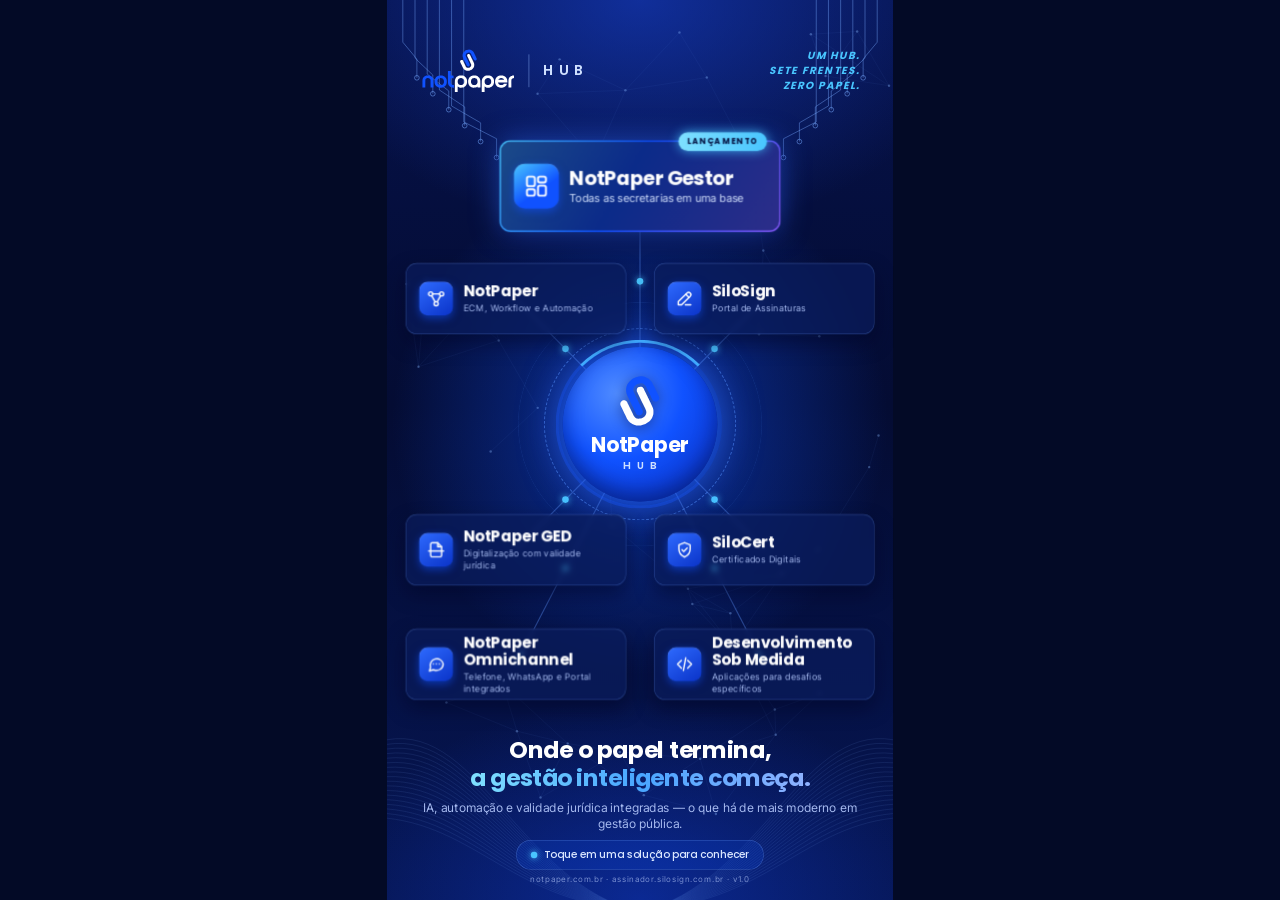
<file: hub/index.html>
<!doctype html>
<html lang="pt-BR">
<head>
  <meta charset="utf-8">
  <meta name="robots" content="noindex, nofollow, noarchive">
  <meta name="googlebot" content="noindex, nofollow, noarchive">
  <meta name="viewport" content="width=device-width, initial-scale=1, maximum-scale=1, user-scalable=no, viewport-fit=cover">
  <title>NotPaper Hub</title>
  <meta name="theme-color" content="#030a26">
  <meta name="apple-mobile-web-app-capable" content="yes">
  <meta name="mobile-web-app-capable" content="yes">
  <meta name="apple-mobile-web-app-status-bar-style" content="black-translucent">
  <meta name="apple-mobile-web-app-title" content="NotPaper Hub">
  <link rel="manifest" href="manifest.webmanifest">
  <link rel="icon" type="image/png" href="assets/icons/icon-192.png">
  <link rel="apple-touch-icon" href="assets/icons/icon-180.png">
  <link rel="stylesheet" href="hub.css">
</head>
<body>
  <div id="viewport">
    <div id="stage">
      <div class="bg" id="bg"></div>

      <header class="top">
        <img class="logo" src="assets/img/logo-dark.svg" alt="notpaper">
        <span class="div"></span>
        <span class="hubtag">HUB</span>
        <div class="selo" id="selo"></div>
      </header>

      <div class="hub" id="hub"></div>

      <section class="claim">
        <div class="f" id="frase"></div>
        <div class="s" id="subfrase"></div>
      </section>

      <div class="hint" id="dica"><i></i><span></span></div>
      <div class="foot" id="foot"></div>

      <div class="detail" id="detail"><div class="panel" id="panel"></div></div>
      <div class="zoom" id="zoom"><img alt=""><div class="zhint">Toque para fechar</div></div>
      <div class="player" id="player">
        <video playsinline preload="none"></video>
        <div class="btn sec vback" data-act="close"><svg viewBox="0 0 24 24"><path d="M3.5 11L12 4l8.5 7"/><path d="M6 9.5V20h12V9.5"/></svg>Voltar ao HUB</div>
      </div>
    </div>
    <!-- Sistema aberto dentro do HUB (navegador/iPhone/Windows). Fica fora do #stage para usar o tamanho real da tela. -->
    <div class="frame" id="frame">
      <div class="fbar">
        <button class="fback" type="button" data-act="fclose"><svg viewBox="0 0 24 24"><path d="M15 5l-7 7 7 7"/></svg>Voltar ao HUB</button>
        <div class="ftitle"><b></b><span>Página em branco ou login que não avança? Use "Abrir fora".</span></div>
        <a class="fext" target="_blank" rel="noopener" data-act="fext">Abrir fora<svg viewBox="0 0 24 24"><path d="M14 4h6v6"/><path d="M20 4l-9 9"/><path d="M18 14v4a2 2 0 0 1-2 2H6a2 2 0 0 1-2-2V8a2 2 0 0 1 2-2h4"/></svg></a>
      </div>
      <iframe title="Sistema" sandbox="allow-scripts allow-same-origin allow-forms allow-popups allow-popups-to-escape-sandbox allow-modals allow-downloads allow-storage-access-by-user-activation" allow="fullscreen; clipboard-read; clipboard-write; camera; microphone; geolocation" referrerpolicy="strict-origin-when-cross-origin"></iframe>
    </div>
  </div>
  <script src="config.js"></script>
  <script src="hub.js"></script>
  <script>
    // Instalação/offline só quando servido por http(s) (no app Android e no ZIP local é ignorado)
    if ("serviceWorker" in navigator && /^https?:$/.test(location.protocol)) navigator.serviceWorker.register("sw.js");
  </script>
</body>
</html>
</file>
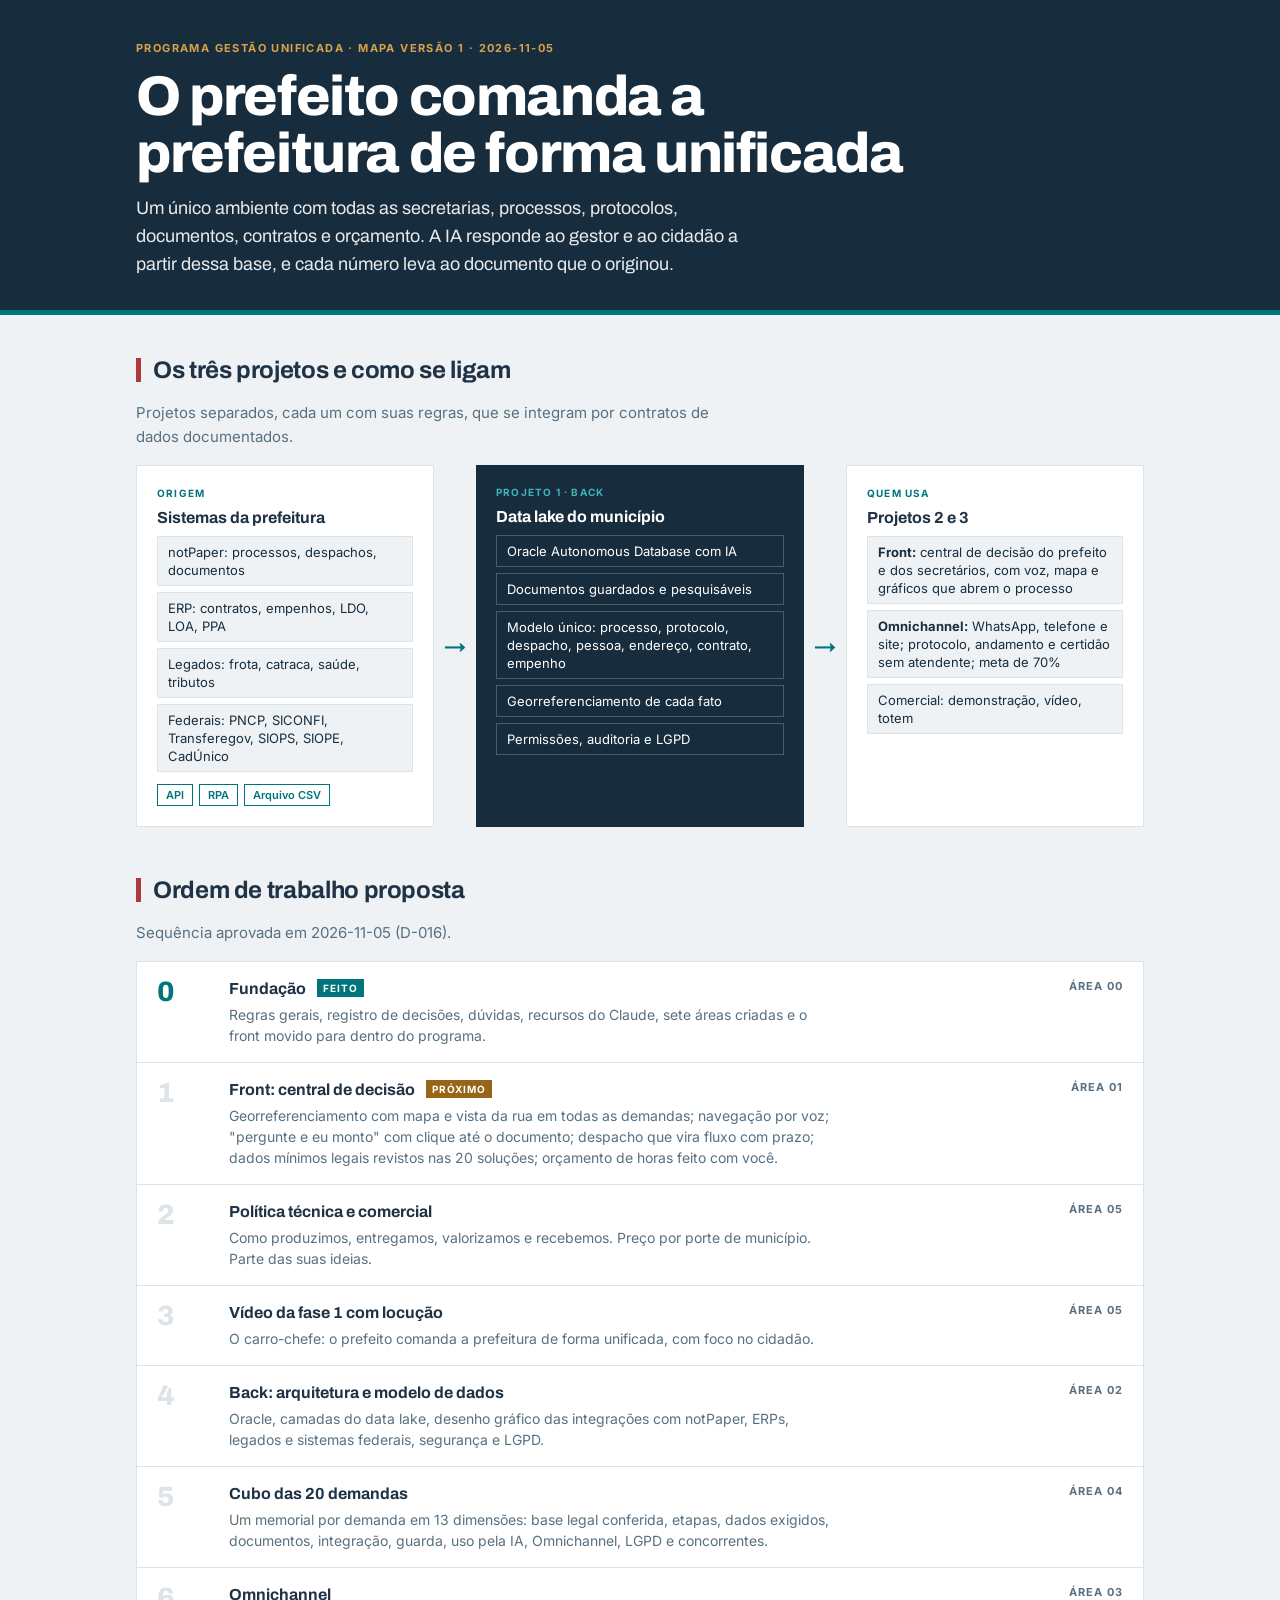
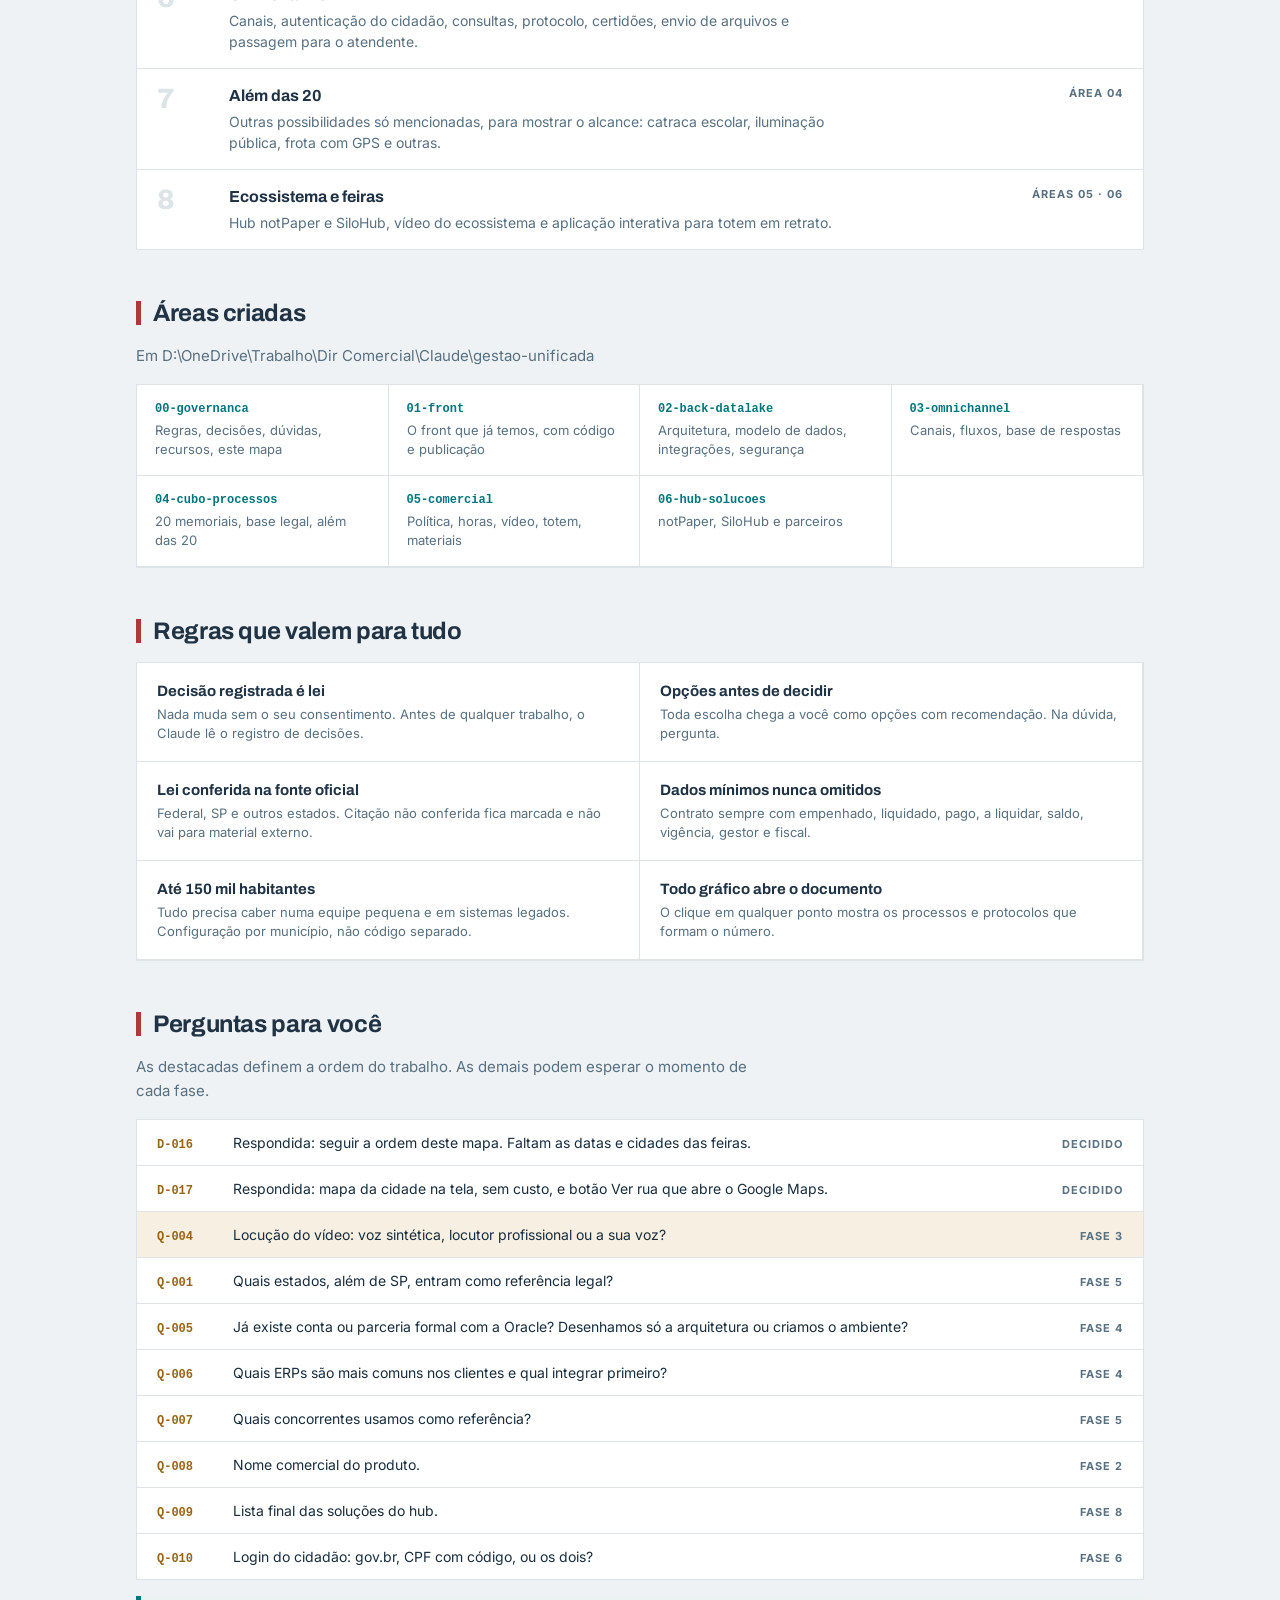
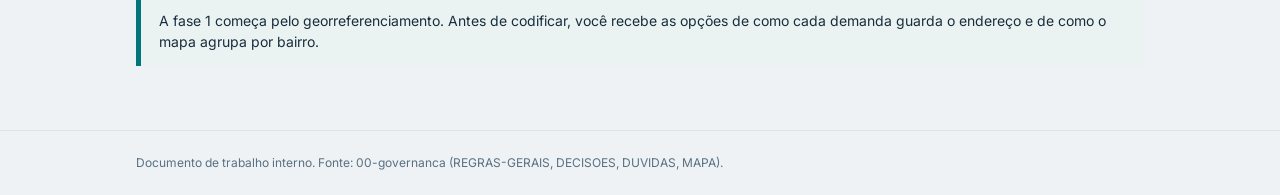
<file: programa/index.html>
<!doctype html><html lang="pt-BR"><head><meta charset="utf-8"><meta name="viewport" content="width=device-width,initial-scale=1,viewport-fit=cover"><meta name="robots" content="noindex, nofollow"><style>[hidden]{display:none!important}</style></head><body><title>Mapa da Gestão Unificada</title>
<meta name="claude:viewport-fit-sides" content="cover">
<link rel="preconnect" href="https://fonts.googleapis.com">
<link rel="stylesheet" href="https://fonts.googleapis.com/css2?family=Archivo:wght@400;600;700;800&family=Inter:wght@400;500;600&display=swap">
<style>
/* Layout: coluna única de leitura em grade de 8px, fios em vez de sombras, faixa de cabeçalho com fio teal (design Modernist do front) */
:root{
  --page:#eef2f5; --surface:#ffffff; --header:#172d3e; --on-header:#ffffff;
  --ink:#182d3d; --ink2:#203345; --muted:#587080; --line:#dce4e8; --strong:#172f43;
  --teal:#00767c; --red:#ad393b; --amber:#966518; --soft:#eaf3f2; --amber-soft:#f6efe2;
  --display:"Archivo","Bahnschrift","Segoe UI",system-ui,sans-serif;
  --sans:"Inter","Segoe UI",system-ui,sans-serif;
}
@media (prefers-color-scheme:dark){:root:not([data-theme="light"]){
  --page:#0f1a23; --surface:#16232e; --header:#0b141b; --on-header:#e8eef2;
  --ink:#e8eef2; --ink2:#d4dee5; --muted:#9db0bd; --line:#2a3a47; --strong:#c9d6df;
  --teal:#3fb3b6; --red:#e0787a; --amber:#d8a24a; --soft:#15302f; --amber-soft:#33280f; color-scheme:dark}}
:root[data-theme="dark"]{
  --page:#0f1a23; --surface:#16232e; --header:#0b141b; --on-header:#e8eef2;
  --ink:#e8eef2; --ink2:#d4dee5; --muted:#9db0bd; --line:#2a3a47; --strong:#c9d6df;
  --teal:#3fb3b6; --red:#e0787a; --amber:#d8a24a; --soft:#15302f; --amber-soft:#33280f; color-scheme:dark}
*{box-sizing:border-box}
body{background:var(--page);color:var(--ink);font:400 15px/24px var(--sans);margin:0}
.wrap{max-width:1040px;margin:0 auto;padding-left:max(16px,env(safe-area-inset-left,0px));padding-right:max(16px,env(safe-area-inset-right,0px))}
header.top{background:var(--header);color:var(--on-header);border-bottom:5px solid var(--teal)}
header.top .wrap{padding-block:40px 32px;display:grid;gap:12px}
.eye{font:700 11px/16px var(--sans);letter-spacing:1.4px;text-transform:uppercase;color:var(--amber)}
header.top .eye{color:#d8a24a}
h1{font:800 clamp(32px,6vw,56px)/1.02 var(--display);letter-spacing:-.025em;margin:0;text-wrap:balance}
.lede{font:400 18px/28px var(--display);max-width:62ch;margin:0;opacity:.9}
main .wrap{padding-block:40px 64px;display:grid;gap:48px}
section{display:grid;gap:16px;min-width:0}
h2{font:700 24px/30px var(--display);letter-spacing:-.015em;margin:0;color:var(--ink2);display:flex;align-items:center;gap:12px;text-wrap:balance}
h2::before{content:"";width:5px;height:24px;background:var(--red);flex:none}
p{margin:0;max-width:68ch}
.muted{color:var(--muted)}
.box{background:var(--surface);border:1px solid var(--line)}
/* fluxo dos três projetos */
.flow{display:grid;grid-template-columns:minmax(0,1fr) auto minmax(0,1.1fr) auto minmax(0,1fr);align-items:stretch;gap:0}
.col{display:grid;gap:8px;align-content:start;padding:20px;min-width:0}
.col h3{font:700 16px/20px var(--display);margin:0;color:var(--ink2)}
.col ul{margin:0;padding:0;list-style:none;display:grid;gap:6px}
.col li{font-size:13px;line-height:18px;padding:6px 10px;border:1px solid var(--line);background:var(--page)}
.core{background:var(--header);color:var(--on-header);border:0}
.core h3{color:var(--on-header)}
.core li{background:transparent;border-color:rgba(255,255,255,.22);color:var(--on-header)}
.arrow{display:grid;place-items:center;padding:0 10px;color:var(--teal);font:700 22px/1 var(--display)}
.tag{font:700 10px/14px var(--sans);letter-spacing:1.2px;text-transform:uppercase;color:var(--teal)}
.core .tag{color:#3fb3b6}
.via{display:flex;flex-wrap:wrap;gap:6px;margin-top:4px}
.via span{font:600 11px/16px var(--sans);padding:2px 8px;border:1px solid var(--teal);color:var(--teal)}
/* fases */
.phases{display:grid;gap:0;border:1px solid var(--line);background:var(--surface)}
.ph{display:grid;grid-template-columns:56px minmax(0,1fr) auto;gap:16px;align-items:start;padding:16px 20px;border-top:1px solid var(--line)}
.ph:first-child{border-top:0}
.ph b.n{font:800 28px/1 var(--display);color:var(--line);font-variant-numeric:tabular-nums}
.ph.done b.n{color:var(--teal)}
.ph h3{font:700 16px/22px var(--display);margin:0 0 4px;color:var(--ink2)}
.ph p{font-size:14px;line-height:21px;color:var(--muted)}
.ph .area{font:700 11px/16px var(--sans);letter-spacing:1px;color:var(--muted);white-space:nowrap}
.pill{display:inline-block;font:700 10px/14px var(--sans);letter-spacing:1px;text-transform:uppercase;padding:2px 6px;margin-left:8px;vertical-align:2px;background:var(--teal);color:var(--surface)}
.pill.next{background:var(--amber)}
/* áreas */
.areas{display:grid;grid-template-columns:repeat(auto-fill,minmax(220px,1fr));gap:0;border:1px solid var(--line);background:var(--surface)}
.ar{padding:16px 18px;border-right:1px solid var(--line);border-bottom:1px solid var(--line);display:grid;gap:4px;align-content:start;min-width:0}
.ar code{font:700 12px/16px ui-monospace,Consolas,monospace;color:var(--teal);overflow-wrap:anywhere}
.ar span{font-size:13px;line-height:19px;color:var(--muted)}
/* regras */
.rules{display:grid;grid-template-columns:repeat(2,minmax(0,1fr));gap:0;border:1px solid var(--line);background:var(--surface)}
.rule{padding:18px 20px;border-right:1px solid var(--line);border-bottom:1px solid var(--line);display:grid;gap:4px;min-width:0}
.rule strong{font:700 15px/20px var(--display);color:var(--ink2)}
.rule span{font-size:13px;line-height:19px;color:var(--muted)}
/* perguntas */
.qs{display:grid;gap:0;border:1px solid var(--line);background:var(--surface)}
.q{display:grid;grid-template-columns:64px minmax(0,1fr) auto;gap:12px;padding:12px 20px;border-top:1px solid var(--line);align-items:baseline}
.q:first-child{border-top:0}
.q code{font:700 12px/16px ui-monospace,Consolas,monospace;color:var(--amber)}
.q span{font-size:14px;line-height:21px}
.q i{font-style:normal;font:700 11px/16px var(--sans);letter-spacing:1px;color:var(--muted)}
.q.hot{background:var(--amber-soft)}
.note{background:var(--soft);border-left:5px solid var(--teal);padding:14px 18px;font-size:14px;line-height:21px}
footer{border-top:1px solid var(--line);color:var(--muted);font-size:12px}
footer .wrap{padding-block:20px}
@media (max-width:860px){
  .flow{grid-template-columns:minmax(0,1fr)}
  .arrow{padding:6px 0;transform:rotate(90deg)}
  .rules{grid-template-columns:minmax(0,1fr)}
}
@media (max-width:520px){
  .ph{grid-template-columns:36px minmax(0,1fr)}
  .ph .area{grid-column:2}
  .ph b.n{font-size:22px}
  .q{grid-template-columns:52px minmax(0,1fr)}
  .q i{grid-column:2}
}
</style>

<header class="top"><div class="wrap">
  <div class="eye">Programa Gestão Unificada · Mapa versão 1 · 2026-11-05</div>
  <h1>O prefeito comanda a prefeitura de forma unificada</h1>
  <p class="lede">Um único ambiente com todas as secretarias, processos, protocolos, documentos, contratos e orçamento. A IA responde ao gestor e ao cidadão a partir dessa base, e cada número leva ao documento que o originou.</p>
</div></header>

<main><div class="wrap">

<section>
  <h2>Os três projetos e como se ligam</h2>
  <p class="muted">Projetos separados, cada um com suas regras, que se integram por contratos de dados documentados.</p>
  <div class="flow">
    <div class="col box">
      <span class="tag">Origem</span>
      <h3>Sistemas da prefeitura</h3>
      <ul><li>notPaper: processos, despachos, documentos</li><li>ERP: contratos, empenhos, LDO, LOA, PPA</li><li>Legados: frota, catraca, saúde, tributos</li><li>Federais: PNCP, SICONFI, Transferegov, SIOPS, SIOPE, CadÚnico</li></ul>
      <div class="via"><span>API</span><span>RPA</span><span>Arquivo CSV</span></div>
    </div>
    <div class="arrow" aria-hidden="true">→</div>
    <div class="col box core">
      <span class="tag">Projeto 1 · Back</span>
      <h3>Data lake do município</h3>
      <ul><li>Oracle Autonomous Database com IA</li><li>Documentos guardados e pesquisáveis</li><li>Modelo único: processo, protocolo, despacho, pessoa, endereço, contrato, empenho</li><li>Georreferenciamento de cada fato</li><li>Permissões, auditoria e LGPD</li></ul>
    </div>
    <div class="arrow" aria-hidden="true">→</div>
    <div class="col box">
      <span class="tag">Quem usa</span>
      <h3>Projetos 2 e 3</h3>
      <ul><li><b>Front:</b> central de decisão do prefeito e dos secretários, com voz, mapa e gráficos que abrem o processo</li><li><b>Omnichannel:</b> WhatsApp, telefone e site; protocolo, andamento e certidão sem atendente; meta de 70%</li><li>Comercial: demonstração, vídeo, totem</li></ul>
    </div>
  </div>
</section>

<section>
  <h2>Ordem de trabalho proposta</h2>
  <p class="muted">Sequência aprovada em 2026-11-05 (D-016).</p>
  <div class="phases">
    <div class="ph done"><b class="n">0</b><div><h3>Fundação <span class="pill">feito</span></h3><p>Regras gerais, registro de decisões, dúvidas, recursos do Claude, sete áreas criadas e o front movido para dentro do programa.</p></div><span class="area">ÁREA 00</span></div>
    <div class="ph"><b class="n">1</b><div><h3>Front: central de decisão <span class="pill next">próximo</span></h3><p>Georreferenciamento com mapa e vista da rua em todas as demandas; navegação por voz; "pergunte e eu monto" com clique até o documento; despacho que vira fluxo com prazo; dados mínimos legais revistos nas 20 soluções; orçamento de horas feito com você.</p></div><span class="area">ÁREA 01</span></div>
    <div class="ph"><b class="n">2</b><div><h3>Política técnica e comercial</h3><p>Como produzimos, entregamos, valorizamos e recebemos. Preço por porte de município. Parte das suas ideias.</p></div><span class="area">ÁREA 05</span></div>
    <div class="ph"><b class="n">3</b><div><h3>Vídeo da fase 1 com locução</h3><p>O carro-chefe: o prefeito comanda a prefeitura de forma unificada, com foco no cidadão.</p></div><span class="area">ÁREA 05</span></div>
    <div class="ph"><b class="n">4</b><div><h3>Back: arquitetura e modelo de dados</h3><p>Oracle, camadas do data lake, desenho gráfico das integrações com notPaper, ERPs, legados e sistemas federais, segurança e LGPD.</p></div><span class="area">ÁREA 02</span></div>
    <div class="ph"><b class="n">5</b><div><h3>Cubo das 20 demandas</h3><p>Um memorial por demanda em 13 dimensões: base legal conferida, etapas, dados exigidos, documentos, integração, guarda, uso pela IA, Omnichannel, LGPD e concorrentes.</p></div><span class="area">ÁREA 04</span></div>
    <div class="ph"><b class="n">6</b><div><h3>Omnichannel</h3><p>Canais, autenticação do cidadão, consultas, protocolo, certidões, envio de arquivos e passagem para o atendente.</p></div><span class="area">ÁREA 03</span></div>
    <div class="ph"><b class="n">7</b><div><h3>Além das 20</h3><p>Outras possibilidades só mencionadas, para mostrar o alcance: catraca escolar, iluminação pública, frota com GPS e outras.</p></div><span class="area">ÁREA 04</span></div>
    <div class="ph"><b class="n">8</b><div><h3>Ecossistema e feiras</h3><p>Hub notPaper e SiloHub, vídeo do ecossistema e aplicação interativa para totem em retrato.</p></div><span class="area">ÁREAS 05 · 06</span></div>
  </div>
</section>

<section>
  <h2>Áreas criadas</h2>
  <p class="muted">Em D:\OneDrive\Trabalho\Dir Comercial\Claude\gestao-unificada</p>
  <div class="areas">
    <div class="ar"><code>00-governanca</code><span>Regras, decisões, dúvidas, recursos, este mapa</span></div>
    <div class="ar"><code>01-front</code><span>O front que já temos, com código e publicação</span></div>
    <div class="ar"><code>02-back-datalake</code><span>Arquitetura, modelo de dados, integrações, segurança</span></div>
    <div class="ar"><code>03-omnichannel</code><span>Canais, fluxos, base de respostas</span></div>
    <div class="ar"><code>04-cubo-processos</code><span>20 memoriais, base legal, além das 20</span></div>
    <div class="ar"><code>05-comercial</code><span>Política, horas, vídeo, totem, materiais</span></div>
    <div class="ar"><code>06-hub-solucoes</code><span>notPaper, SiloHub e parceiros</span></div>
  </div>
</section>

<section>
  <h2>Regras que valem para tudo</h2>
  <div class="rules">
    <div class="rule"><strong>Decisão registrada é lei</strong><span>Nada muda sem o seu consentimento. Antes de qualquer trabalho, o Claude lê o registro de decisões.</span></div>
    <div class="rule"><strong>Opções antes de decidir</strong><span>Toda escolha chega a você como opções com recomendação. Na dúvida, pergunta.</span></div>
    <div class="rule"><strong>Lei conferida na fonte oficial</strong><span>Federal, SP e outros estados. Citação não conferida fica marcada e não vai para material externo.</span></div>
    <div class="rule"><strong>Dados mínimos nunca omitidos</strong><span>Contrato sempre com empenhado, liquidado, pago, a liquidar, saldo, vigência, gestor e fiscal.</span></div>
    <div class="rule"><strong>Até 150 mil habitantes</strong><span>Tudo precisa caber numa equipe pequena e em sistemas legados. Configuração por município, não código separado.</span></div>
    <div class="rule"><strong>Todo gráfico abre o documento</strong><span>O clique em qualquer ponto mostra os processos e protocolos que formam o número.</span></div>
  </div>
</section>

<section>
  <h2>Perguntas para você</h2>
  <p class="muted">As destacadas definem a ordem do trabalho. As demais podem esperar o momento de cada fase.</p>
  <div class="qs">
    <div class="q"><code>D-016</code><span>Respondida: seguir a ordem deste mapa. Faltam as datas e cidades das feiras.</span><i>DECIDIDO</i></div>
    <div class="q"><code>D-017</code><span>Respondida: mapa da cidade na tela, sem custo, e botão Ver rua que abre o Google Maps.</span><i>DECIDIDO</i></div>
    <div class="q hot"><code>Q-004</code><span>Locução do vídeo: voz sintética, locutor profissional ou a sua voz?</span><i>FASE 3</i></div>
    <div class="q"><code>Q-001</code><span>Quais estados, além de SP, entram como referência legal?</span><i>FASE 5</i></div>
    <div class="q"><code>Q-005</code><span>Já existe conta ou parceria formal com a Oracle? Desenhamos só a arquitetura ou criamos o ambiente?</span><i>FASE 4</i></div>
    <div class="q"><code>Q-006</code><span>Quais ERPs são mais comuns nos clientes e qual integrar primeiro?</span><i>FASE 4</i></div>
    <div class="q"><code>Q-007</code><span>Quais concorrentes usamos como referência?</span><i>FASE 5</i></div>
    <div class="q"><code>Q-008</code><span>Nome comercial do produto.</span><i>FASE 2</i></div>
    <div class="q"><code>Q-009</code><span>Lista final das soluções do hub.</span><i>FASE 8</i></div>
    <div class="q"><code>Q-010</code><span>Login do cidadão: gov.br, CPF com código, ou os dois?</span><i>FASE 6</i></div>
  </div>
  <div class="note">A fase 1 começa pelo georreferenciamento. Antes de codificar, você recebe as opções de como cada demanda guarda o endereço e de como o mapa agrupa por bairro.</div>
</section>

</div></main>
<footer><div class="wrap">Documento de trabalho interno. Fonte: 00-governanca (REGRAS-GERAIS, DECISOES, DUVIDAS, MAPA).</div></footer>
</body></html>
</file>
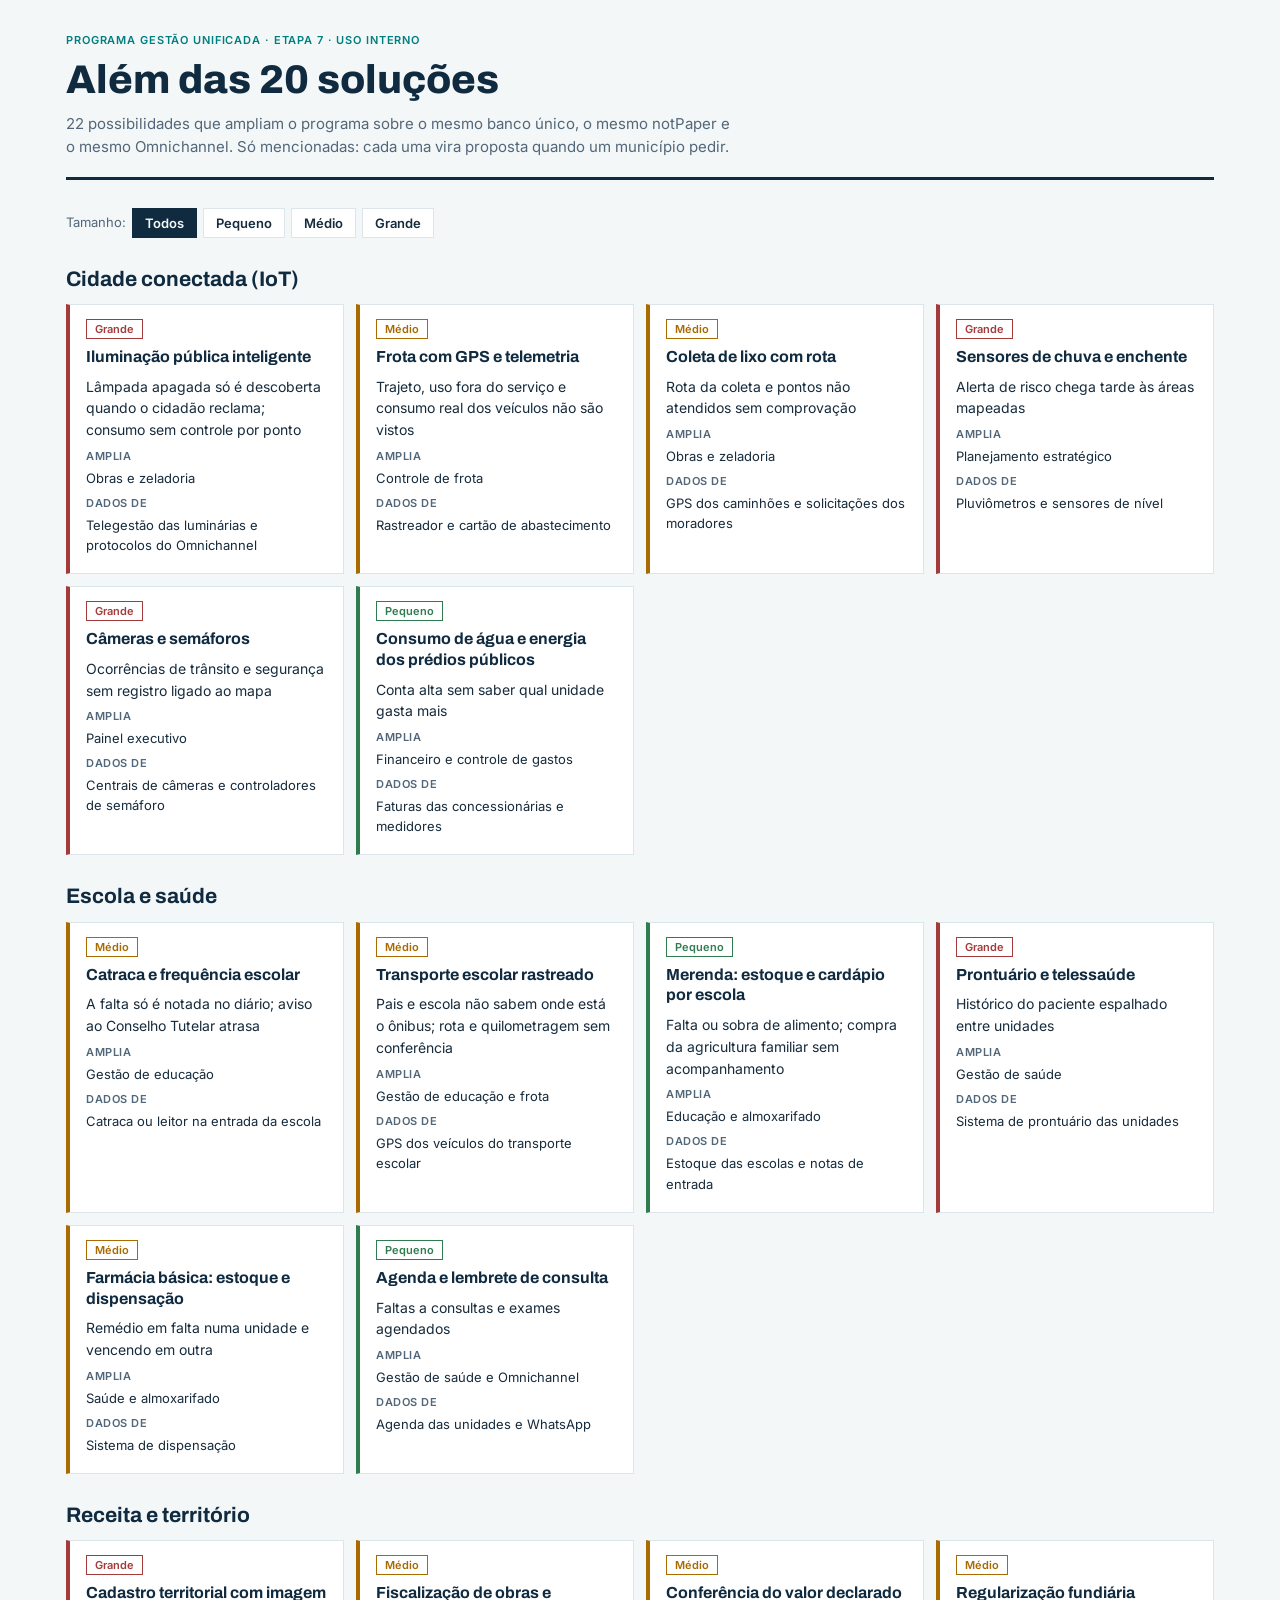
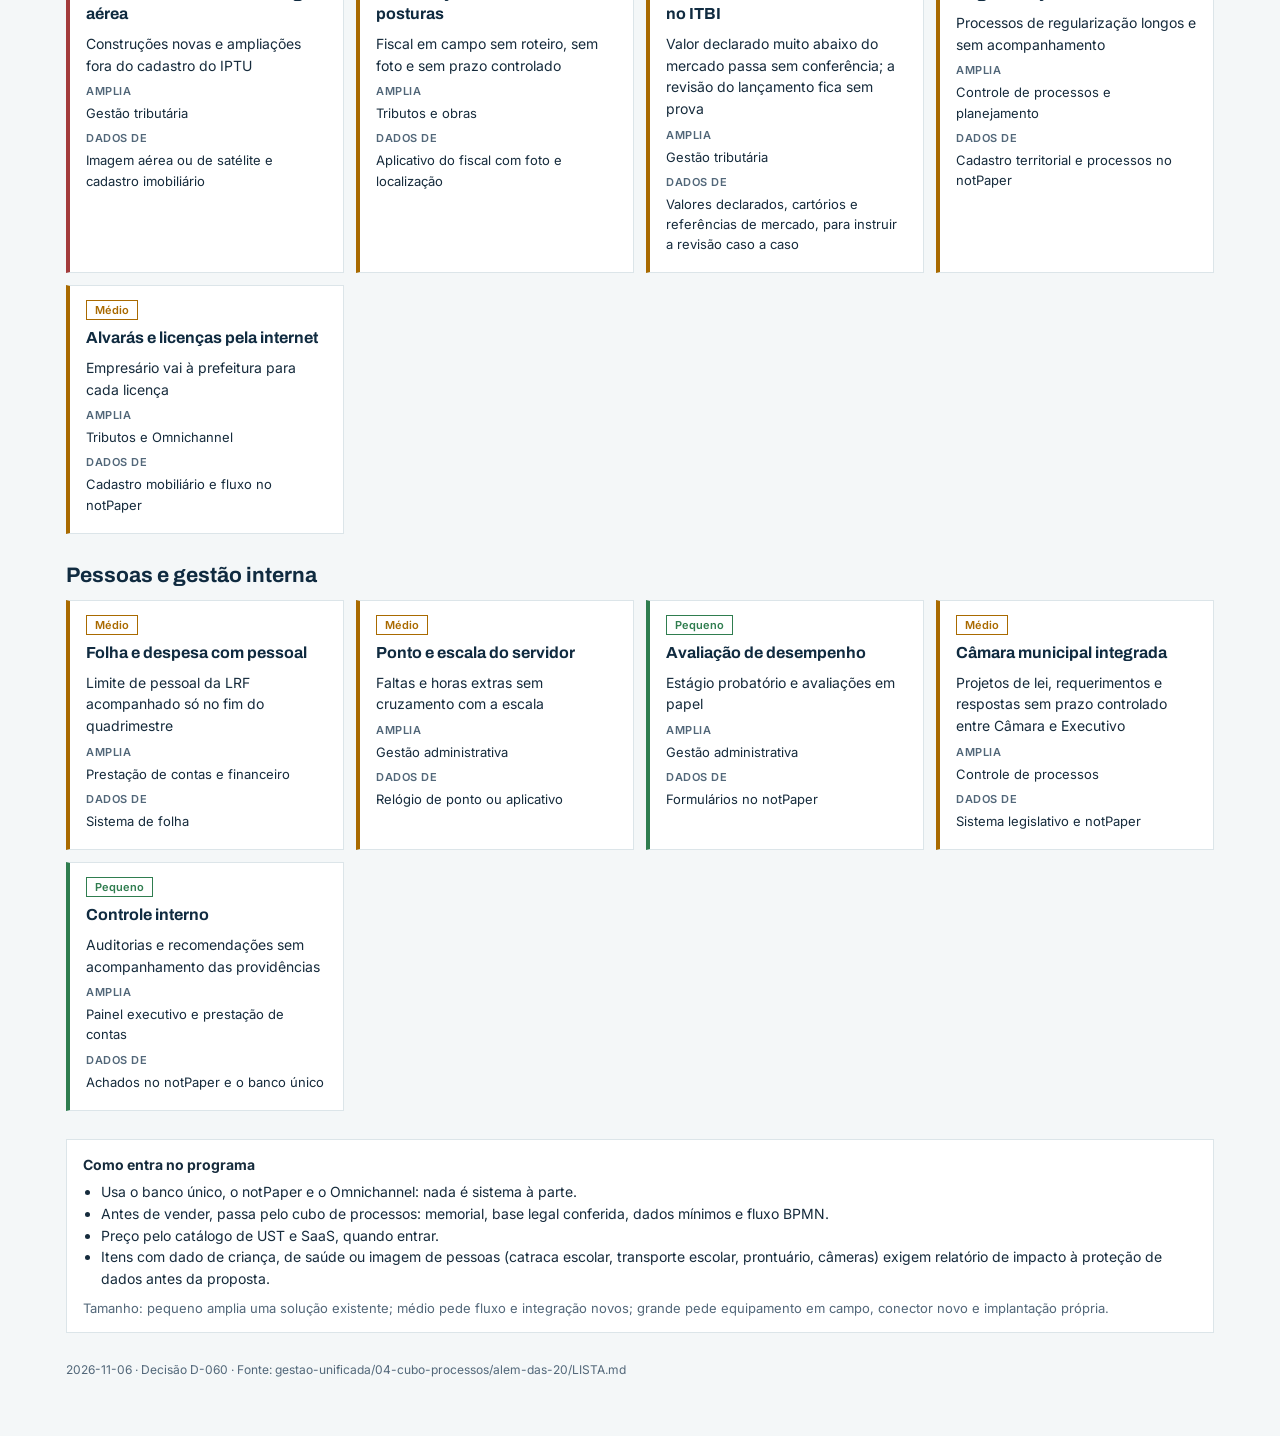
<file: programa/alem-das-20/index.html>
<!doctype html><html lang="pt-BR"><head><meta charset="utf-8"><meta name="viewport" content="width=device-width,initial-scale=1,viewport-fit=cover"><meta name="robots" content="noindex, nofollow"><style>body{margin:0}[hidden]{display:none!important}</style></head><body><title>Além das 20 Soluções</title>
<meta name="claude:viewport-fit-sides" content="cover">
<link rel="preconnect" href="https://fonts.googleapis.com"><link rel="preconnect" href="https://fonts.gstatic.com" crossorigin>
<link rel="stylesheet" href="https://fonts.googleapis.com/css2?family=Archivo:wght@700;800&family=Inter:wght@400;600&display=swap">
<style>
/* Layout: cabeçalho, filtro por tamanho, uma faixa por área com fichas em grade. Modernist: cantos retos, fios, cor só para o tamanho. */
:root { --bg:#f4f7f8; --surface:#fff; --ink:#162b3c; --muted:#526779; --line:#dce5e9; --strong:#9fb3bf; --navy:#102b40; --teal:#007e80; --p:#2f7d4f; --m:#a96a00; --g:#a33b3b;
  --display:"Archivo",Arial,sans-serif; --body:"Inter",Arial,sans-serif; }
@media (prefers-color-scheme: dark) { :root:not([data-theme="light"]) { --bg:#0d1820; --surface:#13222d; --ink:#e3ecf0; --muted:#9db0bc; --line:#24384a; --strong:#3f5a6c; --navy:#cfe0ea; --teal:#3fc1bd; --p:#6fcf97; --m:#e3a94a; --g:#f08a8a; color-scheme:dark } }
:root[data-theme="dark"] { --bg:#0d1820; --surface:#13222d; --ink:#e3ecf0; --muted:#9db0bc; --line:#24384a; --strong:#3f5a6c; --navy:#cfe0ea; --teal:#3fc1bd; --p:#6fcf97; --m:#e3a94a; --g:#f08a8a; color-scheme:dark }
* { box-sizing:border-box; }
body { background:var(--bg); color:var(--ink); font:400 15px/1.55 var(--body); }
.wrap { max-width:1180px; margin:0 auto; padding-block:32px 56px; padding-left:max(16px, env(safe-area-inset-left, 0px)); padding-right:max(16px, env(safe-area-inset-right, 0px)); display:grid; gap:28px; }
.wrap > * { min-width:0; }
header { border-bottom:3px solid var(--navy); padding-bottom:18px; display:grid; gap:10px; }
.eye { font:600 11px/16px var(--body); letter-spacing:.08em; text-transform:uppercase; color:var(--teal); }
h1 { margin:0; font:800 clamp(28px,4vw,40px)/1.1 var(--display); color:var(--navy); text-wrap:balance; }
h2 { margin:0; font:700 21px/1.25 var(--display); color:var(--navy); }
.lede { margin:0; max-width:75ch; color:var(--muted); }
.filtro { display:flex; flex-wrap:wrap; gap:6px; align-items:center; font-size:13px; color:var(--muted); }
.filtro button { font:600 13px var(--body); padding:6px 12px; border:1px solid var(--line); background:var(--surface); color:var(--ink); cursor:pointer; }
.filtro button[aria-pressed="true"] { border-color:var(--navy); background:var(--navy); color:var(--bg); }
.filtro button:focus-visible { outline:2px solid var(--teal); outline-offset:2px; }
section { display:grid; gap:12px; }
.grid { display:grid; grid-template-columns:repeat(auto-fill, minmax(260px, 1fr)); gap:12px; }
.card { background:var(--surface); border:1px solid var(--line); border-left:4px solid var(--strong); padding:14px 16px; display:grid; gap:8px; align-content:start; }
.card[data-t="P"] { border-left-color:var(--p); } .card[data-t="M"] { border-left-color:var(--m); } .card[data-t="G"] { border-left-color:var(--g); }
.card h3 { margin:0; font:700 16px/1.3 var(--display); color:var(--navy); }
.card p { margin:0; font-size:14px; }
.card dl { margin:0; display:grid; gap:4px; font-size:13px; }
.card dt { font:600 11px/15px var(--body); letter-spacing:.05em; text-transform:uppercase; color:var(--muted); }
.card dd { margin:0 0 4px; }
.tag { justify-self:start; font:600 11px/16px var(--body); padding:1px 8px; border:1px solid currentColor; }
.tag[data-t="P"] { color:var(--p); } .tag[data-t="M"] { color:var(--m); } .tag[data-t="G"] { color:var(--g); }
.nota { background:var(--surface); border:1px solid var(--line); padding:14px 16px; font-size:14px; }
.nota ul { margin:6px 0 0; padding-left:18px; }
footer { font-size:12px; color:var(--muted); }
</style>
<div class="wrap">
<header><span class="eye">Programa Gestão Unificada · etapa 7 · uso interno</span>
<h1>Além das 20 soluções</h1>
<p class="lede">22 possibilidades que ampliam o programa sobre o mesmo banco único, o mesmo notPaper e o mesmo Omnichannel. Só mencionadas: cada uma vira proposta quando um município pedir.</p></header>
<div class="filtro" role="group" aria-label="Filtrar por tamanho">Tamanho:
<button type="button" data-f="" aria-pressed="true">Todos</button><button type="button" data-f="P" aria-pressed="false">Pequeno</button><button type="button" data-f="M" aria-pressed="false">Médio</button><button type="button" data-f="G" aria-pressed="false">Grande</button></div>
<section><h2>Cidade conectada (IoT)</h2><div class="grid"><article class="card" data-t="G"><span class="tag" data-t="G">Grande</span><h3>Iluminação pública inteligente</h3><p>Lâmpada apagada só é descoberta quando o cidadão reclama; consumo sem controle por ponto</p><dl><dt>Amplia</dt><dd>Obras e zeladoria</dd><dt>Dados de</dt><dd>Telegestão das luminárias e protocolos do Omnichannel</dd></dl></article><article class="card" data-t="M"><span class="tag" data-t="M">Médio</span><h3>Frota com GPS e telemetria</h3><p>Trajeto, uso fora do serviço e consumo real dos veículos não são vistos</p><dl><dt>Amplia</dt><dd>Controle de frota</dd><dt>Dados de</dt><dd>Rastreador e cartão de abastecimento</dd></dl></article><article class="card" data-t="M"><span class="tag" data-t="M">Médio</span><h3>Coleta de lixo com rota</h3><p>Rota da coleta e pontos não atendidos sem comprovação</p><dl><dt>Amplia</dt><dd>Obras e zeladoria</dd><dt>Dados de</dt><dd>GPS dos caminhões e solicitações dos moradores</dd></dl></article><article class="card" data-t="G"><span class="tag" data-t="G">Grande</span><h3>Sensores de chuva e enchente</h3><p>Alerta de risco chega tarde às áreas mapeadas</p><dl><dt>Amplia</dt><dd>Planejamento estratégico</dd><dt>Dados de</dt><dd>Pluviômetros e sensores de nível</dd></dl></article><article class="card" data-t="G"><span class="tag" data-t="G">Grande</span><h3>Câmeras e semáforos</h3><p>Ocorrências de trânsito e segurança sem registro ligado ao mapa</p><dl><dt>Amplia</dt><dd>Painel executivo</dd><dt>Dados de</dt><dd>Centrais de câmeras e controladores de semáforo</dd></dl></article><article class="card" data-t="P"><span class="tag" data-t="P">Pequeno</span><h3>Consumo de água e energia dos prédios públicos</h3><p>Conta alta sem saber qual unidade gasta mais</p><dl><dt>Amplia</dt><dd>Financeiro e controle de gastos</dd><dt>Dados de</dt><dd>Faturas das concessionárias e medidores</dd></dl></article></div></section>
<section><h2>Escola e saúde</h2><div class="grid"><article class="card" data-t="M"><span class="tag" data-t="M">Médio</span><h3>Catraca e frequência escolar</h3><p>A falta só é notada no diário; aviso ao Conselho Tutelar atrasa</p><dl><dt>Amplia</dt><dd>Gestão de educação</dd><dt>Dados de</dt><dd>Catraca ou leitor na entrada da escola</dd></dl></article><article class="card" data-t="M"><span class="tag" data-t="M">Médio</span><h3>Transporte escolar rastreado</h3><p>Pais e escola não sabem onde está o ônibus; rota e quilometragem sem conferência</p><dl><dt>Amplia</dt><dd>Gestão de educação e frota</dd><dt>Dados de</dt><dd>GPS dos veículos do transporte escolar</dd></dl></article><article class="card" data-t="P"><span class="tag" data-t="P">Pequeno</span><h3>Merenda: estoque e cardápio por escola</h3><p>Falta ou sobra de alimento; compra da agricultura familiar sem acompanhamento</p><dl><dt>Amplia</dt><dd>Educação e almoxarifado</dd><dt>Dados de</dt><dd>Estoque das escolas e notas de entrada</dd></dl></article><article class="card" data-t="G"><span class="tag" data-t="G">Grande</span><h3>Prontuário e telessaúde</h3><p>Histórico do paciente espalhado entre unidades</p><dl><dt>Amplia</dt><dd>Gestão de saúde</dd><dt>Dados de</dt><dd>Sistema de prontuário das unidades</dd></dl></article><article class="card" data-t="M"><span class="tag" data-t="M">Médio</span><h3>Farmácia básica: estoque e dispensação</h3><p>Remédio em falta numa unidade e vencendo em outra</p><dl><dt>Amplia</dt><dd>Saúde e almoxarifado</dd><dt>Dados de</dt><dd>Sistema de dispensação</dd></dl></article><article class="card" data-t="P"><span class="tag" data-t="P">Pequeno</span><h3>Agenda e lembrete de consulta</h3><p>Faltas a consultas e exames agendados</p><dl><dt>Amplia</dt><dd>Gestão de saúde e Omnichannel</dd><dt>Dados de</dt><dd>Agenda das unidades e WhatsApp</dd></dl></article></div></section>
<section><h2>Receita e território</h2><div class="grid"><article class="card" data-t="G"><span class="tag" data-t="G">Grande</span><h3>Cadastro territorial com imagem aérea</h3><p>Construções novas e ampliações fora do cadastro do IPTU</p><dl><dt>Amplia</dt><dd>Gestão tributária</dd><dt>Dados de</dt><dd>Imagem aérea ou de satélite e cadastro imobiliário</dd></dl></article><article class="card" data-t="M"><span class="tag" data-t="M">Médio</span><h3>Fiscalização de obras e posturas</h3><p>Fiscal em campo sem roteiro, sem foto e sem prazo controlado</p><dl><dt>Amplia</dt><dd>Tributos e obras</dd><dt>Dados de</dt><dd>Aplicativo do fiscal com foto e localização</dd></dl></article><article class="card" data-t="M"><span class="tag" data-t="M">Médio</span><h3>Conferência do valor declarado no ITBI</h3><p>Valor declarado muito abaixo do mercado passa sem conferência; a revisão do lançamento fica sem prova</p><dl><dt>Amplia</dt><dd>Gestão tributária</dd><dt>Dados de</dt><dd>Valores declarados, cartórios e referências de mercado, para instruir a revisão caso a caso</dd></dl></article><article class="card" data-t="M"><span class="tag" data-t="M">Médio</span><h3>Regularização fundiária</h3><p>Processos de regularização longos e sem acompanhamento</p><dl><dt>Amplia</dt><dd>Controle de processos e planejamento</dd><dt>Dados de</dt><dd>Cadastro territorial e processos no notPaper</dd></dl></article><article class="card" data-t="M"><span class="tag" data-t="M">Médio</span><h3>Alvarás e licenças pela internet</h3><p>Empresário vai à prefeitura para cada licença</p><dl><dt>Amplia</dt><dd>Tributos e Omnichannel</dd><dt>Dados de</dt><dd>Cadastro mobiliário e fluxo no notPaper</dd></dl></article></div></section>
<section><h2>Pessoas e gestão interna</h2><div class="grid"><article class="card" data-t="M"><span class="tag" data-t="M">Médio</span><h3>Folha e despesa com pessoal</h3><p>Limite de pessoal da LRF acompanhado só no fim do quadrimestre</p><dl><dt>Amplia</dt><dd>Prestação de contas e financeiro</dd><dt>Dados de</dt><dd>Sistema de folha</dd></dl></article><article class="card" data-t="M"><span class="tag" data-t="M">Médio</span><h3>Ponto e escala do servidor</h3><p>Faltas e horas extras sem cruzamento com a escala</p><dl><dt>Amplia</dt><dd>Gestão administrativa</dd><dt>Dados de</dt><dd>Relógio de ponto ou aplicativo</dd></dl></article><article class="card" data-t="P"><span class="tag" data-t="P">Pequeno</span><h3>Avaliação de desempenho</h3><p>Estágio probatório e avaliações em papel</p><dl><dt>Amplia</dt><dd>Gestão administrativa</dd><dt>Dados de</dt><dd>Formulários no notPaper</dd></dl></article><article class="card" data-t="M"><span class="tag" data-t="M">Médio</span><h3>Câmara municipal integrada</h3><p>Projetos de lei, requerimentos e respostas sem prazo controlado entre Câmara e Executivo</p><dl><dt>Amplia</dt><dd>Controle de processos</dd><dt>Dados de</dt><dd>Sistema legislativo e notPaper</dd></dl></article><article class="card" data-t="P"><span class="tag" data-t="P">Pequeno</span><h3>Controle interno</h3><p>Auditorias e recomendações sem acompanhamento das providências</p><dl><dt>Amplia</dt><dd>Painel executivo e prestação de contas</dd><dt>Dados de</dt><dd>Achados no notPaper e o banco único</dd></dl></article></div></section>
<div class="nota"><b>Como entra no programa</b><ul><li>Usa o banco único, o notPaper e o Omnichannel: nada é sistema à parte.</li><li>Antes de vender, passa pelo cubo de processos: memorial, base legal conferida, dados mínimos e fluxo BPMN.</li><li>Preço pelo catálogo de UST e SaaS, quando entrar.</li><li>Itens com dado de criança, de saúde ou imagem de pessoas (catraca escolar, transporte escolar, prontuário, câmeras) exigem relatório de impacto à proteção de dados antes da proposta.</li></ul>
<p style="margin:8px 0 0;font-size:13px;color:var(--muted)">Tamanho: pequeno amplia uma solução existente; médio pede fluxo e integração novos; grande pede equipamento em campo, conector novo e implantação própria.</p></div>
<footer>2026-11-06 · Decisão D-060 · Fonte: gestao-unificada/04-cubo-processos/alem-das-20/LISTA.md</footer>
</div>
<script>
(function () {
  var bs = document.querySelectorAll('.filtro button');
  bs.forEach(function (b) { b.addEventListener('click', function () {
    var f = b.dataset.f;
    bs.forEach(function (x) { x.setAttribute('aria-pressed', String(x === b)); });
    document.querySelectorAll('.card').forEach(function (c) { c.hidden = !!f && c.dataset.t !== f; });
    document.querySelectorAll('section').forEach(function (s) { s.hidden = !s.querySelector('.card:not([hidden])'); });
  }); });
})();
</script></body></html>
</file>
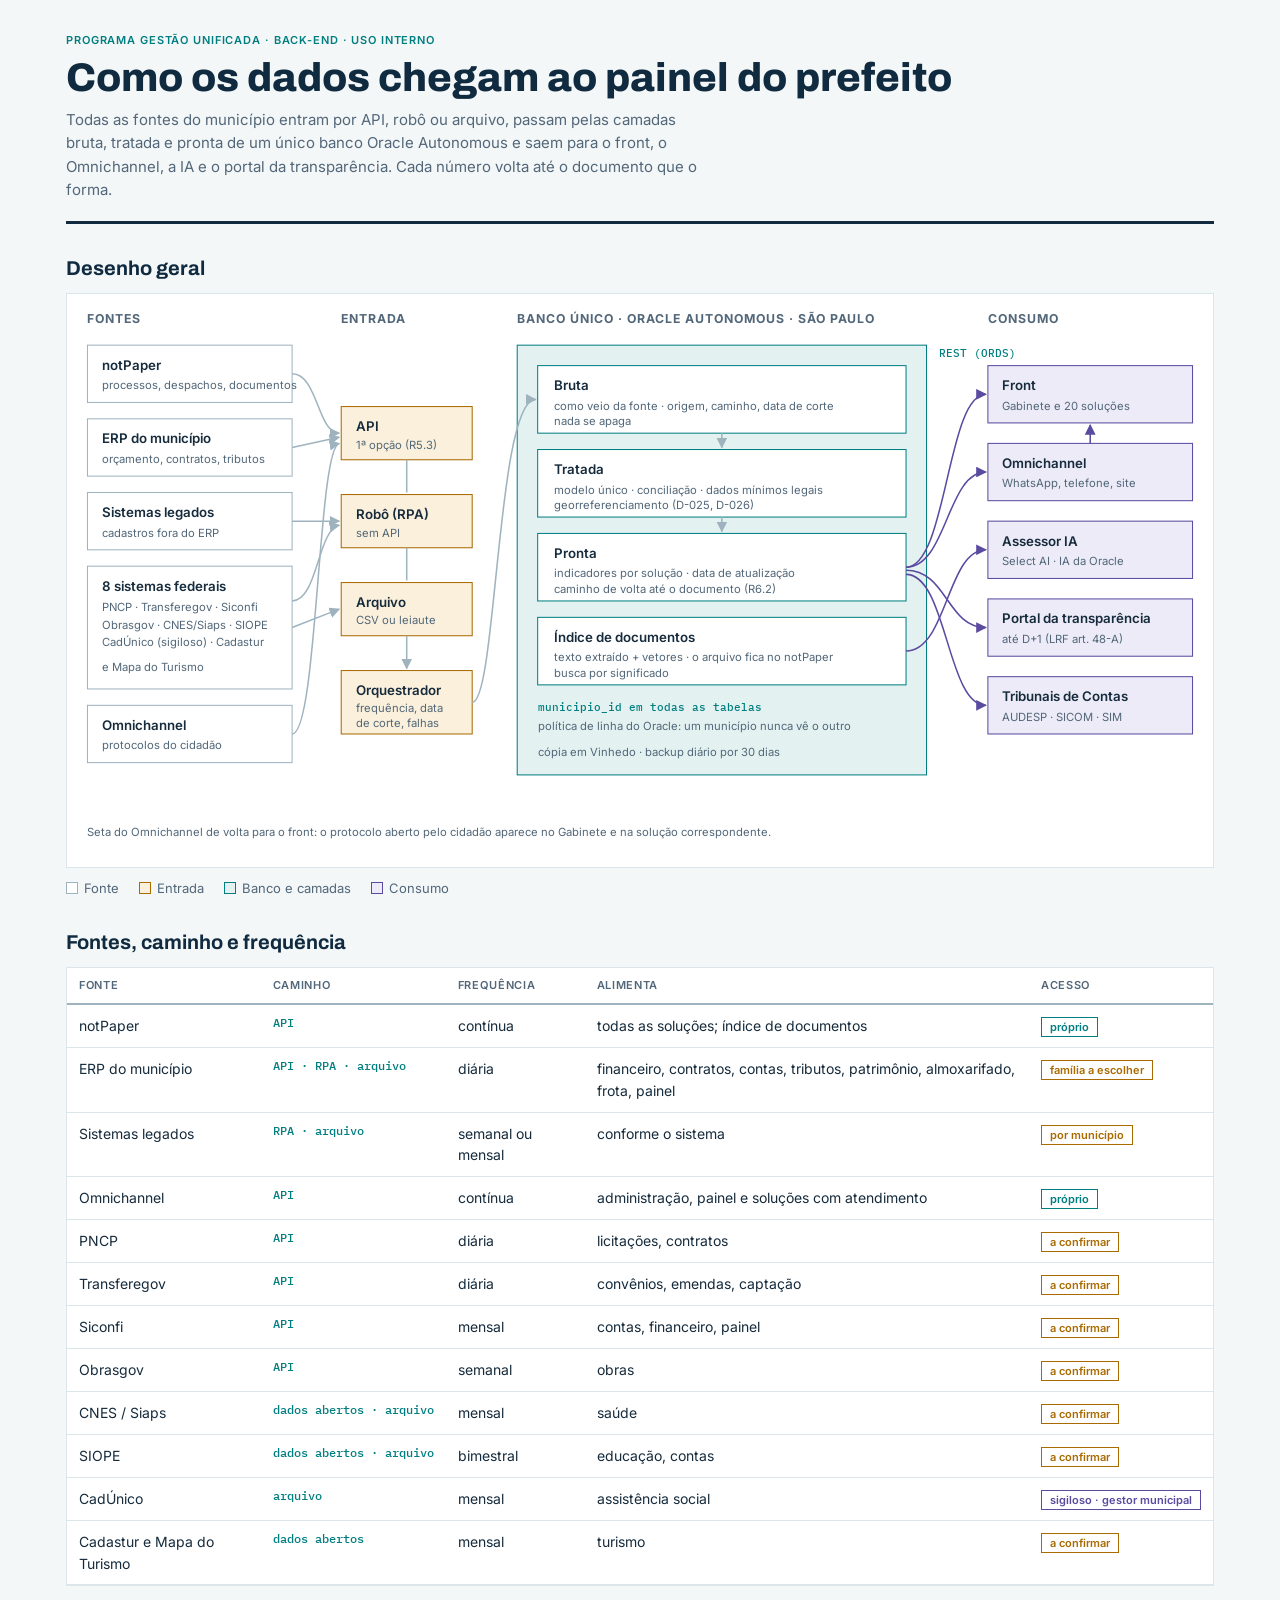
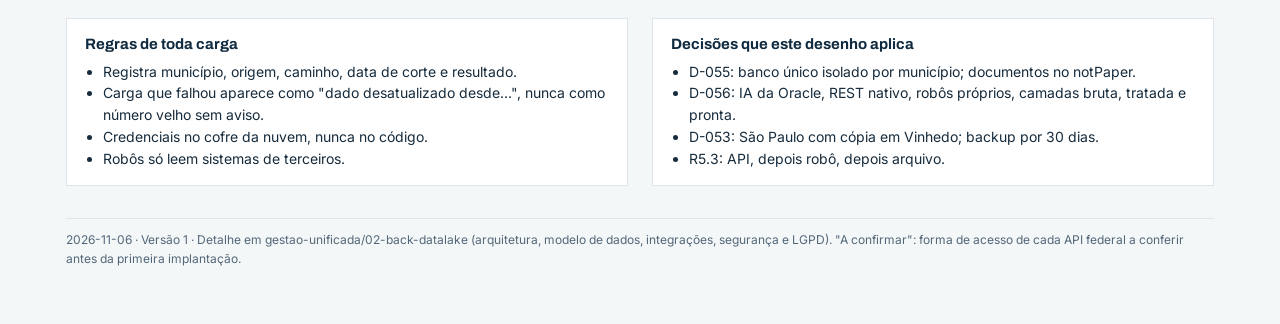
<file: programa/integracoes/index.html>
<!doctype html><html lang="pt-BR"><head><meta charset="utf-8"><meta name="viewport" content="width=device-width,initial-scale=1,viewport-fit=cover"><meta name="robots" content="noindex, nofollow"><style>body{margin:0}[hidden]{display:none!important}</style></head><body><title>Integrações do Data Lake</title>
<meta name="claude:viewport-fit-sides" content="cover">
<link rel="preconnect" href="https://fonts.googleapis.com"><link rel="preconnect" href="https://fonts.gstatic.com" crossorigin>
<link rel="stylesheet" href="https://fonts.googleapis.com/css2?family=Archivo:wght@600;700;800&family=Inter:wght@400;600&family=IBM+Plex+Mono:wght@500&display=swap">
<style>
/* Layout: faixa de cabeçalho, diagrama largo com rolagem própria, depois tabelas de fontes e saídas. Grade de 8px, cantos retos, fios em vez de sombras (design system Modernist do programa). */
:root {
  --bg:#f4f7f8; --surface:#ffffff; --ink:#162b3c; --muted:#526779; --line:#dce5e9; --strong:#9fb3bf;
  --navy:#102b40; --teal:#007e80; --teal-soft:#e3f2f1; --amber:#a96a00; --amber-soft:#fbf0dc; --violet:#5a4aa0; --violet-soft:#ecebf7;
  --display:"Archivo","Arial Narrow",Arial,sans-serif; --body:"Inter",Arial,sans-serif; --mono:"IBM Plex Mono",Consolas,monospace;
}
@media (prefers-color-scheme: dark) { :root:not([data-theme="light"]) {
  --bg:#0d1820; --surface:#13222d; --ink:#e3ecf0; --muted:#9db0bc; --line:#24384a; --strong:#3f5a6c;
  --navy:#cfe0ea; --teal:#3fc1bd; --teal-soft:#123a3c; --amber:#e3a94a; --amber-soft:#3a2c12; --violet:#a99cf0; --violet-soft:#26224a; color-scheme:dark } }
:root[data-theme="dark"] {
  --bg:#0d1820; --surface:#13222d; --ink:#e3ecf0; --muted:#9db0bc; --line:#24384a; --strong:#3f5a6c;
  --navy:#cfe0ea; --teal:#3fc1bd; --teal-soft:#123a3c; --amber:#e3a94a; --amber-soft:#3a2c12; --violet:#a99cf0; --violet-soft:#26224a; color-scheme:dark }
* { box-sizing:border-box; }
body { background:var(--bg); color:var(--ink); font:400 15px/1.55 var(--body); }
.wrap { max-width:1180px; margin:0 auto; padding-block:32px 56px; padding-left:max(16px, env(safe-area-inset-left, 0px)); padding-right:max(16px, env(safe-area-inset-right, 0px)); display:grid; gap:32px; }
.wrap > * { min-width:0; }
header { display:grid; gap:8px; border-bottom:3px solid var(--navy); padding-bottom:20px; }
.eye { font:600 11px/16px var(--body); letter-spacing:.08em; text-transform:uppercase; color:var(--teal); }
h1 { margin:0; font:800 clamp(28px, 4vw, 40px)/1.1 var(--display); color:var(--navy); text-wrap:balance; }
h2 { margin:0 0 12px; font:700 20px/1.25 var(--display); color:var(--navy); text-wrap:balance; }
.lede { margin:0; max-width:72ch; color:var(--muted); }
.diagram { background:var(--surface); border:1px solid var(--line); overflow-x:auto; }
.diagram svg { display:block; min-width:960px; width:100%; height:auto; }
svg text { font-family:var(--body); fill:var(--ink); }
svg .t-col { font:700 12px var(--body); letter-spacing:.08em; fill:var(--muted); }
svg .t-box { font:600 13px var(--body); }
svg .t-sm { font:400 11px var(--body); fill:var(--muted); }
svg .t-mono { font:500 11px var(--mono); fill:var(--teal); }
svg .b-src { fill:var(--surface); stroke:var(--strong); }
svg .b-in { fill:var(--amber-soft); stroke:var(--amber); }
svg .b-db { fill:var(--teal-soft); stroke:var(--teal); }
svg .b-layer { fill:var(--surface); stroke:var(--teal); }
svg .b-out { fill:var(--violet-soft); stroke:var(--violet); }
svg .ln { stroke:var(--strong); stroke-width:1.5; fill:none; }
svg .ln-out { stroke:var(--violet); stroke-width:1.5; fill:none; }
svg .arrow { fill:var(--strong); } svg .arrow-out { fill:var(--violet); }
.legend { display:flex; flex-wrap:wrap; gap:8px 20px; font-size:13px; color:var(--muted); }
.legend i { display:inline-block; width:12px; height:12px; margin-right:6px; vertical-align:-1px; border:1px solid; }
.tw { overflow-x:auto; border:1px solid var(--line); background:var(--surface); }
table { width:100%; border-collapse:collapse; font-size:14px; }
th { text-align:left; font:600 11px/15px var(--body); letter-spacing:.06em; text-transform:uppercase; color:var(--muted); padding:10px 12px; border-bottom:2px solid var(--strong); white-space:nowrap; }
td { padding:10px 12px; border-bottom:1px solid var(--line); vertical-align:top; }
td.k { font:500 12px var(--mono); color:var(--teal); white-space:nowrap; }
.chip { display:inline-block; font:600 11px/16px var(--body); padding:1px 8px; border:1px solid var(--line); white-space:nowrap; }
.chip.ok { color:var(--teal); border-color:var(--teal); } .chip.wait { color:var(--amber); border-color:var(--amber); } .chip.lock { color:var(--violet); border-color:var(--violet); }
.grid2 { display:grid; grid-template-columns:repeat(2, minmax(0, 1fr)); gap:24px; }
.card { background:var(--surface); border:1px solid var(--line); padding:16px 18px; min-width:0; }
.card h3 { margin:0 0 6px; font:700 15px/1.3 var(--display); color:var(--navy); }
.card p, .card ul { margin:0; font-size:14px; color:var(--ink); } .card ul { padding-left:18px; }
footer { font-size:12px; color:var(--muted); border-top:1px solid var(--line); padding-top:12px; }
@media (max-width:720px) { .grid2 { grid-template-columns:minmax(0, 1fr); } }
</style>

<div class="wrap">
<header>
  <span class="eye">Programa Gestão Unificada · back-end · uso interno</span>
  <h1>Como os dados chegam ao painel do prefeito</h1>
  <p class="lede">Todas as fontes do município entram por API, robô ou arquivo, passam pelas camadas bruta, tratada e pronta de um único banco Oracle Autonomous e saem para o front, o Omnichannel, a IA e o portal da transparência. Cada número volta até o documento que o forma.</p>
</header>

<section>
  <h2>Desenho geral</h2>
  <div class="diagram" role="img" aria-label="Diagrama: fontes à esquerda, entrada por API, RPA ou arquivo, banco único com camadas bruta, tratada, pronta e índice de documentos, e consumo à direita por front, Omnichannel, IA e portal da transparência.">
  <svg viewBox="0 0 1120 560" xmlns="http://www.w3.org/2000/svg">
    <defs>
      <marker id="a" viewBox="0 0 10 10" refX="9" refY="5" markerWidth="7" markerHeight="7" orient="auto"><path d="M0,0 L10,5 L0,10 z" class="arrow"/></marker>
      <marker id="b" viewBox="0 0 10 10" refX="9" refY="5" markerWidth="7" markerHeight="7" orient="auto"><path d="M0,0 L10,5 L0,10 z" class="arrow-out"/></marker>
    </defs>
    <text x="20" y="28" class="t-col">FONTES</text>
    <text x="268" y="28" class="t-col">ENTRADA</text>
    <text x="440" y="28" class="t-col">BANCO ÚNICO · ORACLE AUTONOMOUS · SÃO PAULO</text>
    <text x="900" y="28" class="t-col">CONSUMO</text>

    <!-- fontes -->
    <g>
      <rect x="20" y="50" width="200" height="56" class="b-src"/><text x="34" y="74" class="t-box">notPaper</text><text x="34" y="93" class="t-sm">processos, despachos, documentos</text>
      <rect x="20" y="122" width="200" height="56" class="b-src"/><text x="34" y="146" class="t-box">ERP do município</text><text x="34" y="165" class="t-sm">orçamento, contratos, tributos</text>
      <rect x="20" y="194" width="200" height="56" class="b-src"/><text x="34" y="218" class="t-box">Sistemas legados</text><text x="34" y="237" class="t-sm">cadastros fora do ERP</text>
      <rect x="20" y="266" width="200" height="120" class="b-src"/><text x="34" y="290" class="t-box">8 sistemas federais</text>
      <text x="34" y="310" class="t-sm">PNCP · Transferegov · Siconfi</text><text x="34" y="327" class="t-sm">Obrasgov · CNES/Siaps · SIOPE</text><text x="34" y="344" class="t-sm">CadÚnico (sigiloso) · Cadastur</text><text x="34" y="368" class="t-sm">e Mapa do Turismo</text>
      <rect x="20" y="402" width="200" height="56" class="b-src"/><text x="34" y="426" class="t-box">Omnichannel</text><text x="34" y="445" class="t-sm">protocolos do cidadão</text>
    </g>
    <!-- entrada -->
    <g>
      <rect x="268" y="110" width="128" height="52" class="b-in"/><text x="282" y="134" class="t-box">API</text><text x="282" y="151" class="t-sm">1ª opção (R5.3)</text>
      <rect x="268" y="196" width="128" height="52" class="b-in"/><text x="282" y="220" class="t-box">Robô (RPA)</text><text x="282" y="237" class="t-sm">sem API</text>
      <rect x="268" y="282" width="128" height="52" class="b-in"/><text x="282" y="306" class="t-box">Arquivo</text><text x="282" y="323" class="t-sm">CSV ou leiaute</text>
      <rect x="268" y="368" width="128" height="62" class="b-in"/><text x="282" y="392" class="t-box">Orquestrador</text><text x="282" y="409" class="t-sm">frequência, data</text><text x="282" y="423" class="t-sm">de corte, falhas</text>
    </g>
    <path d="M220 78 C245 78 245 136 266 136" class="ln" marker-end="url(#a)"/>
    <path d="M220 150 L266 140" class="ln" marker-end="url(#a)"/>
    <path d="M220 222 L266 222" class="ln" marker-end="url(#a)"/>
    <path d="M220 326 L266 308" class="ln" marker-end="url(#a)"/>
    <path d="M220 300 C245 300 245 230 266 226" class="ln" marker-end="url(#a)"/>
    <path d="M220 430 C245 430 245 150 266 146" class="ln" marker-end="url(#a)"/>
    <path d="M332 162 L332 194" class="ln"/><path d="M332 248 L332 280" class="ln"/><path d="M332 334 L332 366" class="ln" marker-end="url(#a)"/>

    <!-- banco -->
    <rect x="440" y="50" width="400" height="420" class="b-db"/>
    <rect x="460" y="70" width="360" height="66" class="b-layer"/><text x="476" y="94" class="t-box">Bruta</text><text x="476" y="113" class="t-sm">como veio da fonte · origem, caminho, data de corte</text><text x="476" y="128" class="t-sm">nada se apaga</text>
    <rect x="460" y="152" width="360" height="66" class="b-layer"/><text x="476" y="176" class="t-box">Tratada</text><text x="476" y="195" class="t-sm">modelo único · conciliação · dados mínimos legais</text><text x="476" y="210" class="t-sm">georreferenciamento (D-025, D-026)</text>
    <rect x="460" y="234" width="360" height="66" class="b-layer"/><text x="476" y="258" class="t-box">Pronta</text><text x="476" y="277" class="t-sm">indicadores por solução · data de atualização</text><text x="476" y="292" class="t-sm">caminho de volta até o documento (R6.2)</text>
    <rect x="460" y="316" width="360" height="66" class="b-layer"/><text x="476" y="340" class="t-box">Índice de documentos</text><text x="476" y="359" class="t-sm">texto extraído + vetores · o arquivo fica no notPaper</text><text x="476" y="374" class="t-sm">busca por significado</text>
    <text x="460" y="408" class="t-mono">municipio_id em todas as tabelas</text>
    <text x="460" y="426" class="t-sm">política de linha do Oracle: um município nunca vê o outro</text>
    <text x="460" y="452" class="t-sm">cópia em Vinhedo · backup diário por 30 dias</text>
    <path d="M396 399 C420 399 420 103 458 103" class="ln" marker-end="url(#a)"/>
    <path d="M640 136 L640 150" class="ln" marker-end="url(#a)"/><path d="M640 218 L640 232" class="ln" marker-end="url(#a)"/>

    <!-- consumo -->
    <g>
      <rect x="900" y="70" width="200" height="56" class="b-out"/><text x="914" y="94" class="t-box">Front</text><text x="914" y="113" class="t-sm">Gabinete e 20 soluções</text>
      <rect x="900" y="146" width="200" height="56" class="b-out"/><text x="914" y="170" class="t-box">Omnichannel</text><text x="914" y="189" class="t-sm">WhatsApp, telefone, site</text>
      <rect x="900" y="222" width="200" height="56" class="b-out"/><text x="914" y="246" class="t-box">Assessor IA</text><text x="914" y="265" class="t-sm">Select AI · IA da Oracle</text>
      <rect x="900" y="298" width="200" height="56" class="b-out"/><text x="914" y="322" class="t-box">Portal da transparência</text><text x="914" y="341" class="t-sm">até D+1 (LRF art. 48-A)</text>
      <rect x="900" y="374" width="200" height="56" class="b-out"/><text x="914" y="398" class="t-box">Tribunais de Contas</text><text x="914" y="417" class="t-sm">AUDESP · SICOM · SIM</text>
    </g>
    <text x="852" y="62" class="t-mono">REST (ORDS)</text>
    <path d="M820 267 C860 267 860 98 898 98" class="ln-out" marker-end="url(#b)"/>
    <path d="M820 267 C860 267 860 174 898 174" class="ln-out" marker-end="url(#b)"/>
    <path d="M820 349 C860 349 860 250 898 250" class="ln-out" marker-end="url(#b)"/>
    <path d="M820 270 C860 270 860 326 898 326" class="ln-out" marker-end="url(#b)"/>
    <path d="M820 274 C860 274 860 402 898 402" class="ln-out" marker-end="url(#b)"/>
    <path d="M1000 146 L1000 128" class="ln-out" marker-end="url(#b)"/>
    <text x="20" y="530" class="t-sm">Seta do Omnichannel de volta para o front: o protocolo aberto pelo cidadão aparece no Gabinete e na solução correspondente.</text>
  </svg>
  </div>
  <div class="legend" style="margin-top:10px">
    <span><i style="background:var(--surface);border-color:var(--strong)"></i>Fonte</span>
    <span><i style="background:var(--amber-soft);border-color:var(--amber)"></i>Entrada</span>
    <span><i style="background:var(--teal-soft);border-color:var(--teal)"></i>Banco e camadas</span>
    <span><i style="background:var(--violet-soft);border-color:var(--violet)"></i>Consumo</span>
  </div>
</section>

<section>
  <h2>Fontes, caminho e frequência</h2>
  <div class="tw"><table>
    <thead><tr><th>Fonte</th><th>Caminho</th><th>Frequência</th><th>Alimenta</th><th>Acesso</th></tr></thead>
    <tbody>
      <tr><td>notPaper</td><td class="k">API</td><td>contínua</td><td>todas as soluções; índice de documentos</td><td><span class="chip ok">próprio</span></td></tr>
      <tr><td>ERP do município</td><td class="k">API · RPA · arquivo</td><td>diária</td><td>financeiro, contratos, contas, tributos, patrimônio, almoxarifado, frota, painel</td><td><span class="chip wait">família a escolher</span></td></tr>
      <tr><td>Sistemas legados</td><td class="k">RPA · arquivo</td><td>semanal ou mensal</td><td>conforme o sistema</td><td><span class="chip wait">por município</span></td></tr>
      <tr><td>Omnichannel</td><td class="k">API</td><td>contínua</td><td>administração, painel e soluções com atendimento</td><td><span class="chip ok">próprio</span></td></tr>
      <tr><td>PNCP</td><td class="k">API</td><td>diária</td><td>licitações, contratos</td><td><span class="chip wait">a confirmar</span></td></tr>
      <tr><td>Transferegov</td><td class="k">API</td><td>diária</td><td>convênios, emendas, captação</td><td><span class="chip wait">a confirmar</span></td></tr>
      <tr><td>Siconfi</td><td class="k">API</td><td>mensal</td><td>contas, financeiro, painel</td><td><span class="chip wait">a confirmar</span></td></tr>
      <tr><td>Obrasgov</td><td class="k">API</td><td>semanal</td><td>obras</td><td><span class="chip wait">a confirmar</span></td></tr>
      <tr><td>CNES / Siaps</td><td class="k">dados abertos · arquivo</td><td>mensal</td><td>saúde</td><td><span class="chip wait">a confirmar</span></td></tr>
      <tr><td>SIOPE</td><td class="k">dados abertos · arquivo</td><td>bimestral</td><td>educação, contas</td><td><span class="chip wait">a confirmar</span></td></tr>
      <tr><td>CadÚnico</td><td class="k">arquivo</td><td>mensal</td><td>assistência social</td><td><span class="chip lock">sigiloso · gestor municipal</span></td></tr>
      <tr><td>Cadastur e Mapa do Turismo</td><td class="k">dados abertos</td><td>mensal</td><td>turismo</td><td><span class="chip wait">a confirmar</span></td></tr>
    </tbody>
  </table></div>
</section>

<section class="grid2">
  <div class="card"><h3>Regras de toda carga</h3><ul>
    <li>Registra município, origem, caminho, data de corte e resultado.</li>
    <li>Carga que falhou aparece como "dado desatualizado desde…", nunca como número velho sem aviso.</li>
    <li>Credenciais no cofre da nuvem, nunca no código.</li>
    <li>Robôs só leem sistemas de terceiros.</li>
  </ul></div>
  <div class="card"><h3>Decisões que este desenho aplica</h3><ul>
    <li>D-055: banco único isolado por município; documentos no notPaper.</li>
    <li>D-056: IA da Oracle, REST nativo, robôs próprios, camadas bruta, tratada e pronta.</li>
    <li>D-053: São Paulo com cópia em Vinhedo; backup por 30 dias.</li>
    <li>R5.3: API, depois robô, depois arquivo.</li>
  </ul></div>
</section>

<footer>2026-11-06 · Versão 1 · Detalhe em gestao-unificada/02-back-datalake (arquitetura, modelo de dados, integrações, segurança e LGPD). "A confirmar": forma de acesso de cada API federal a conferir antes da primeira implantação.</footer>
</div>
</body></html>
</file>
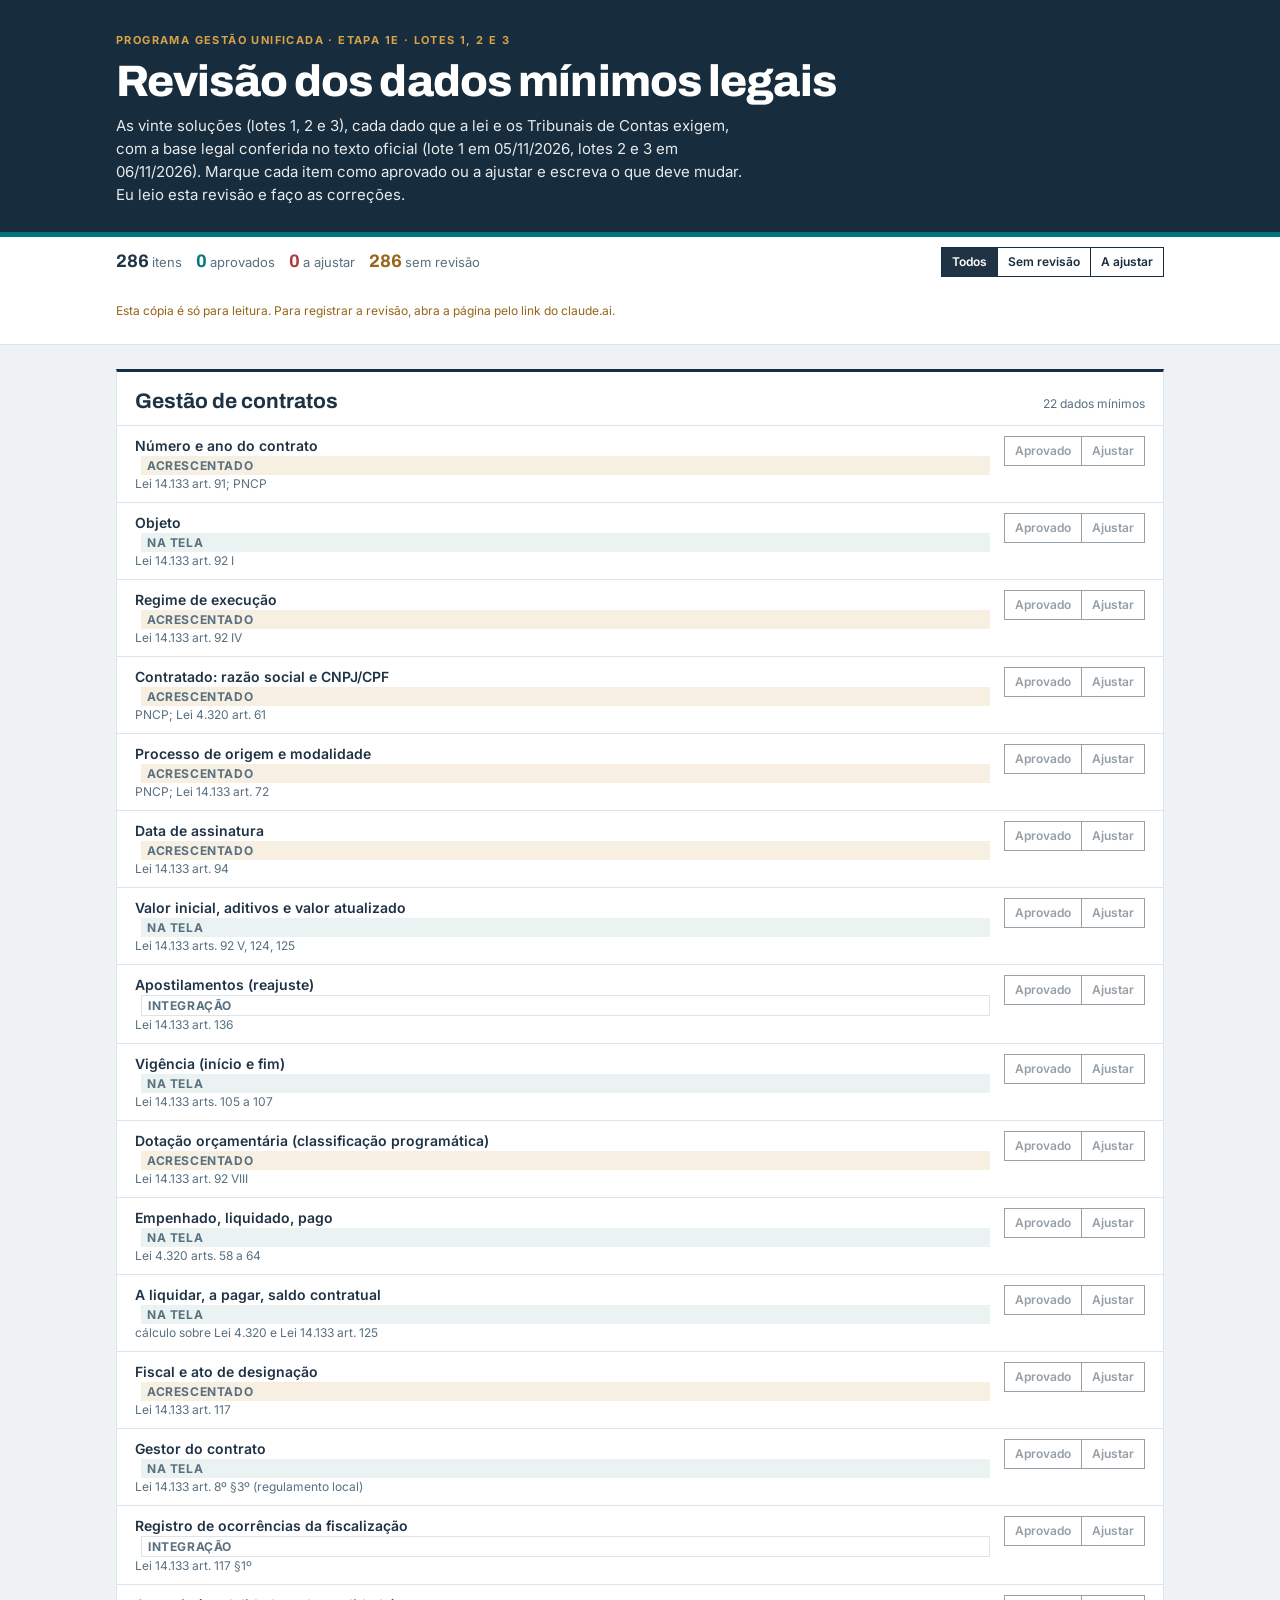
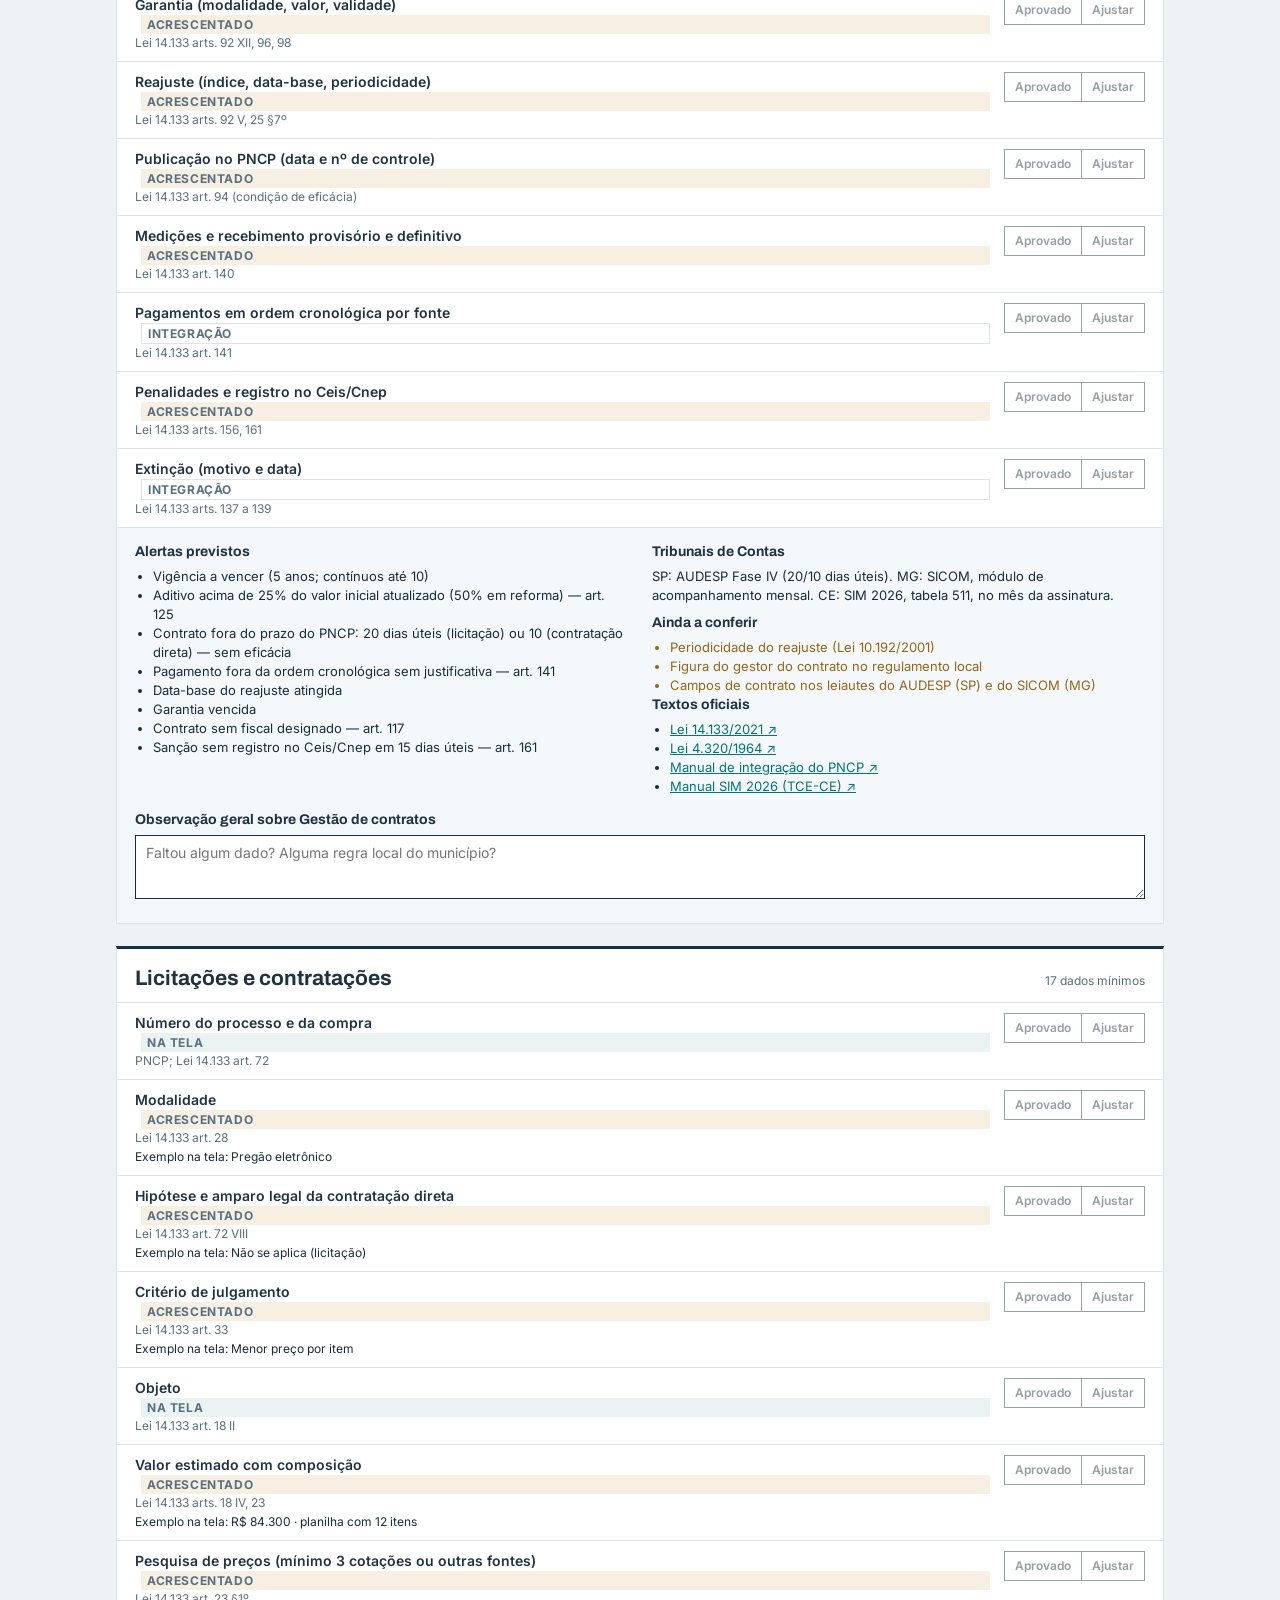
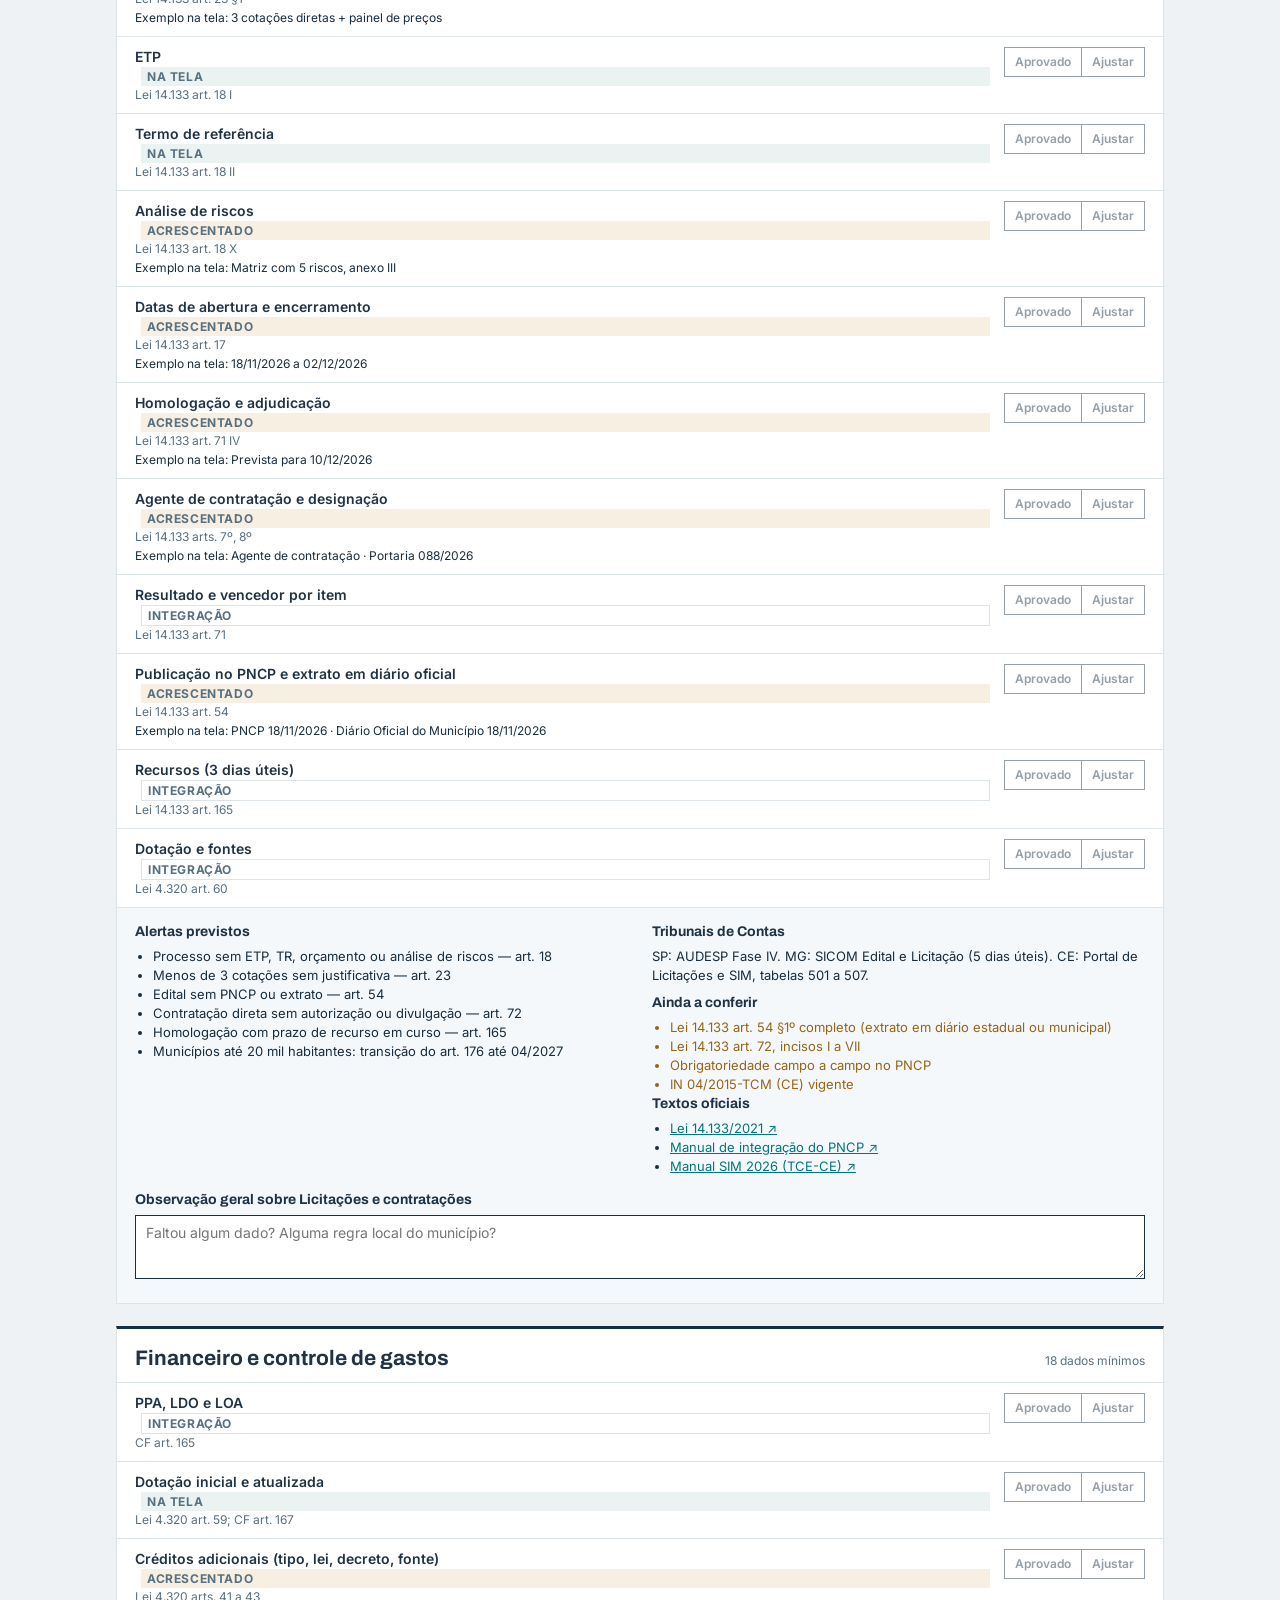
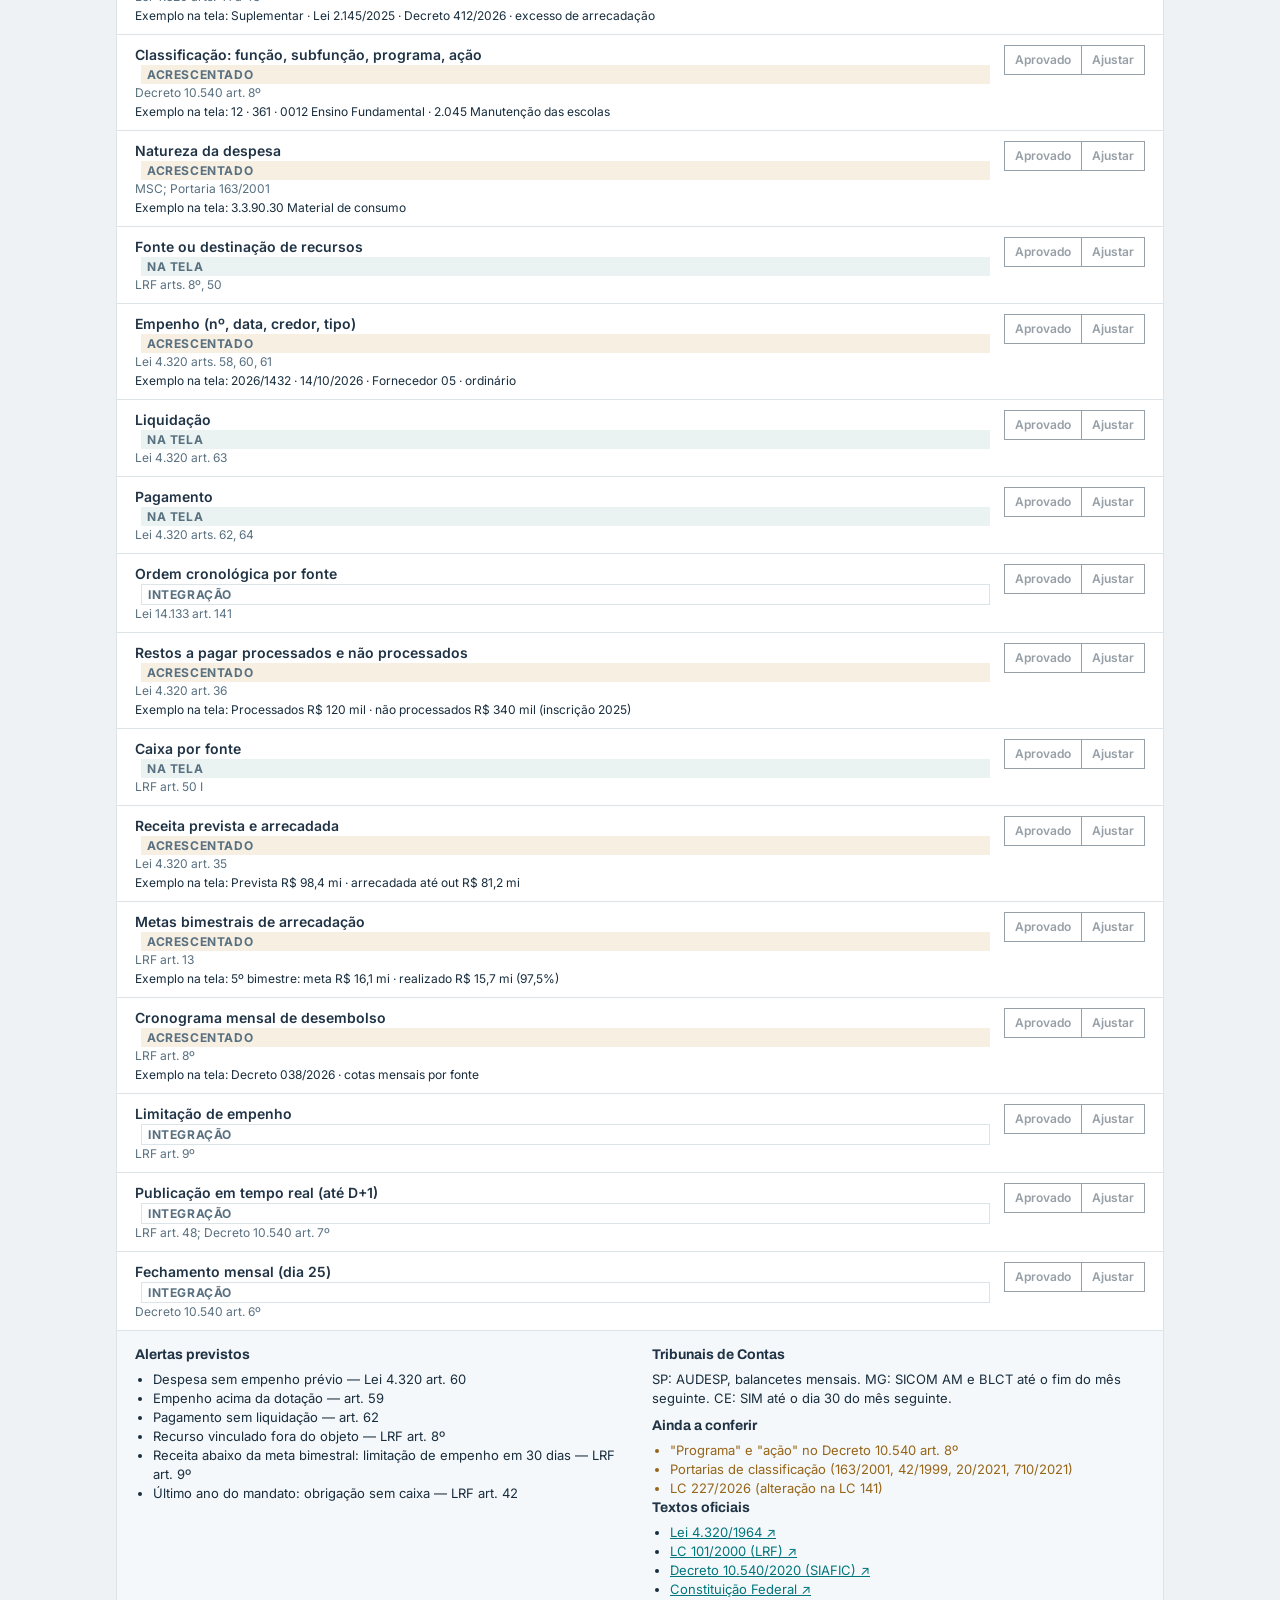
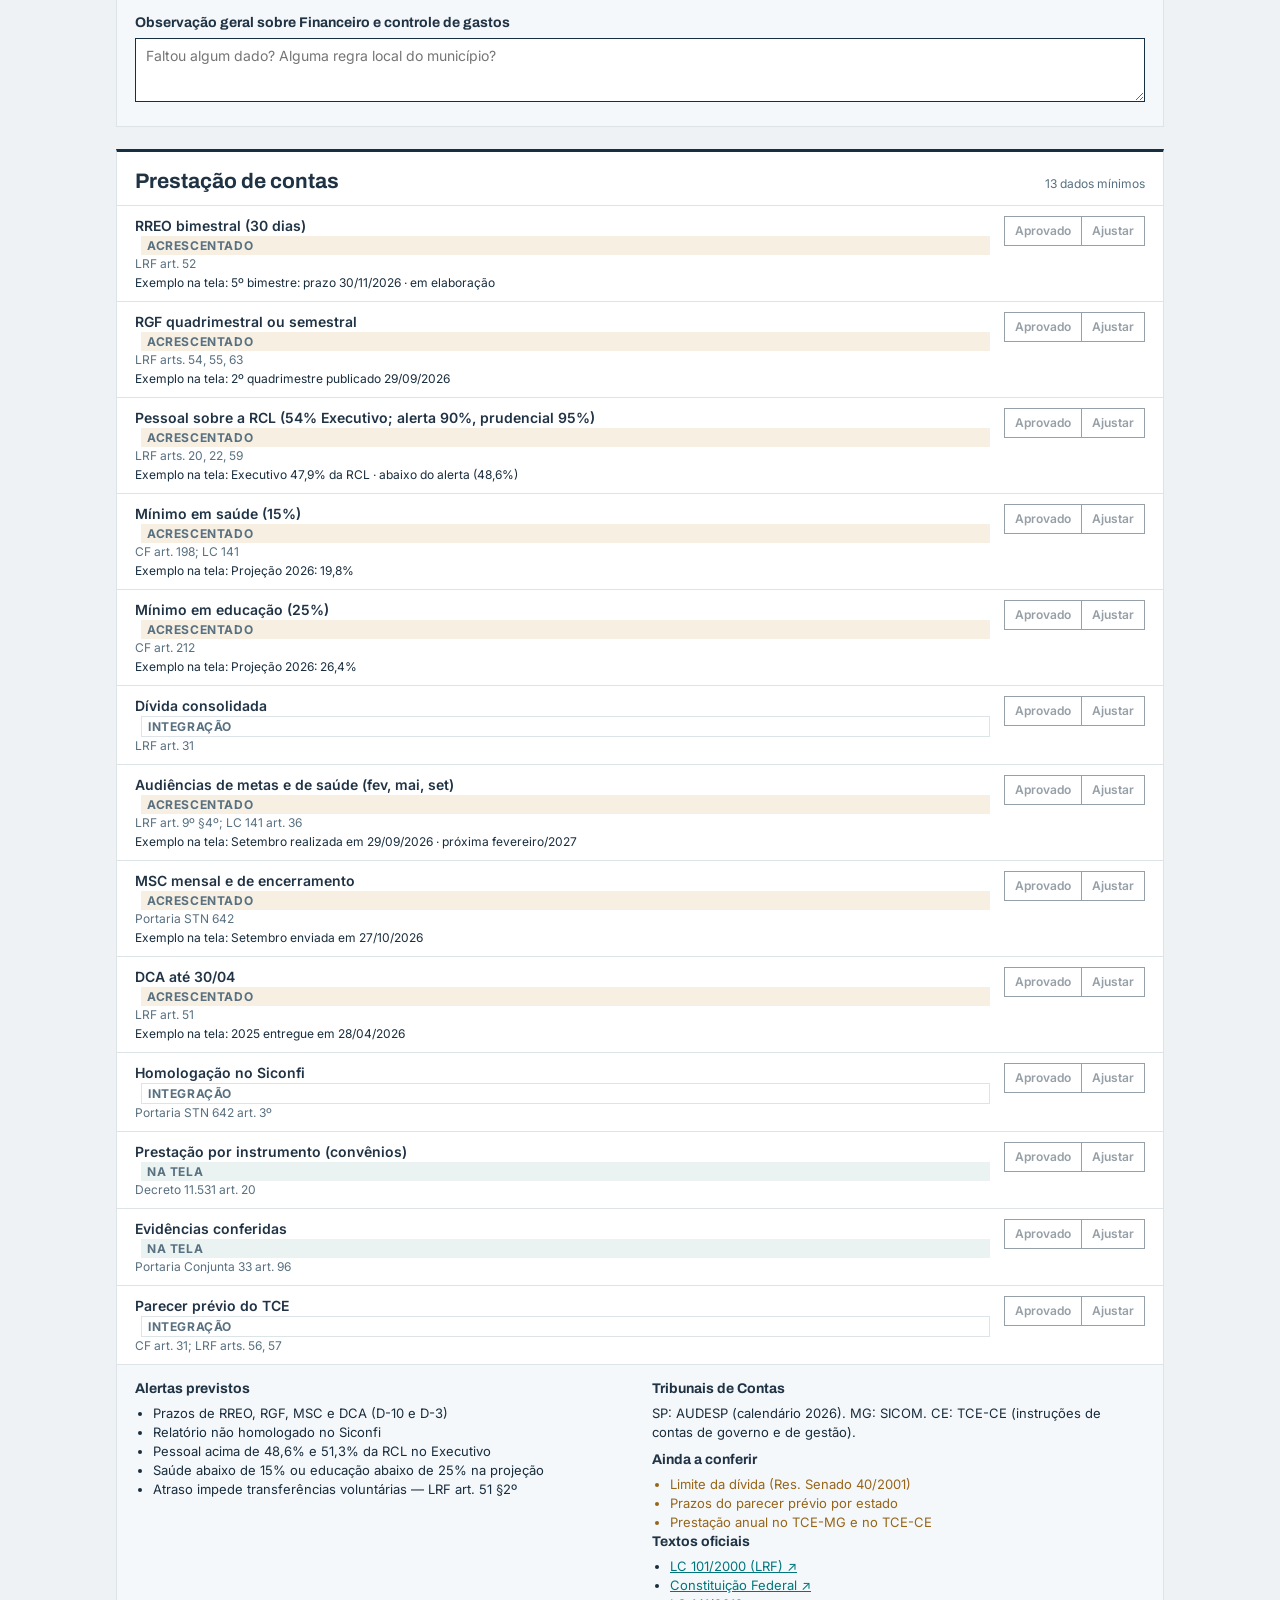
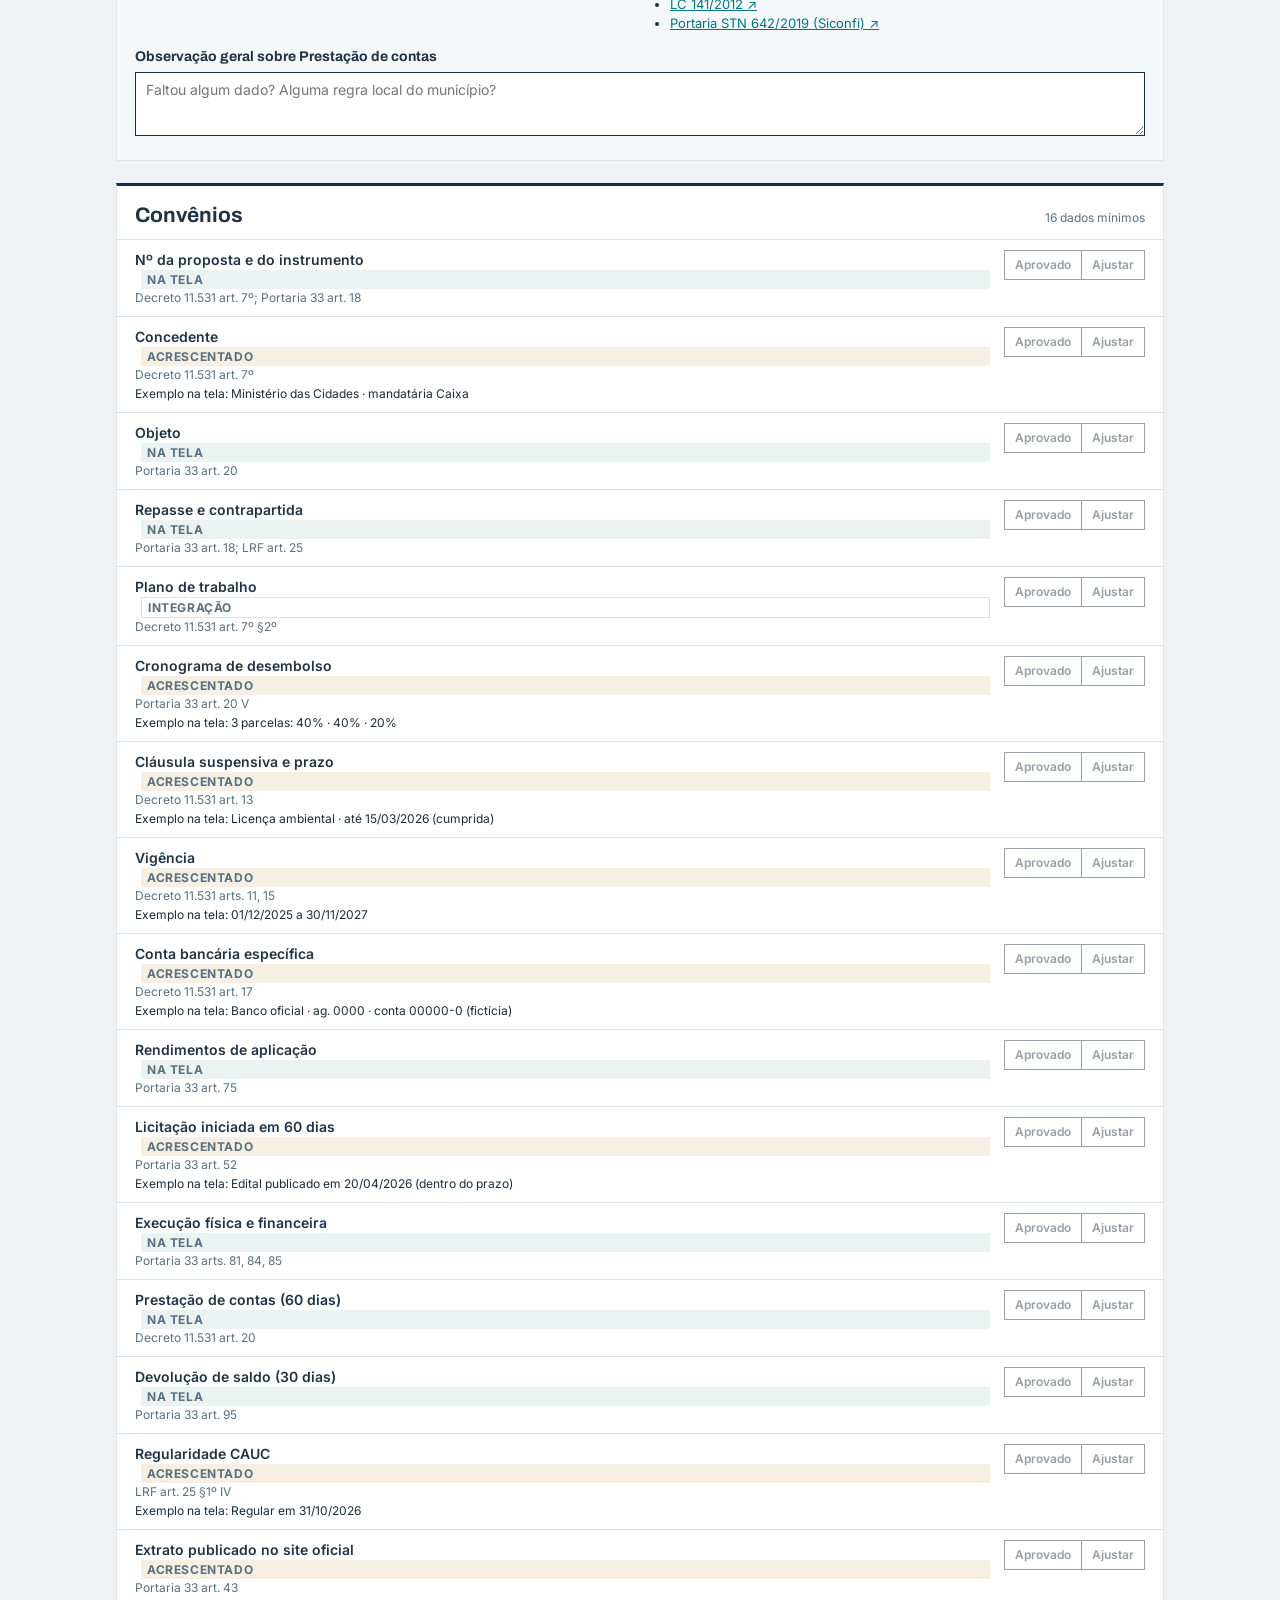
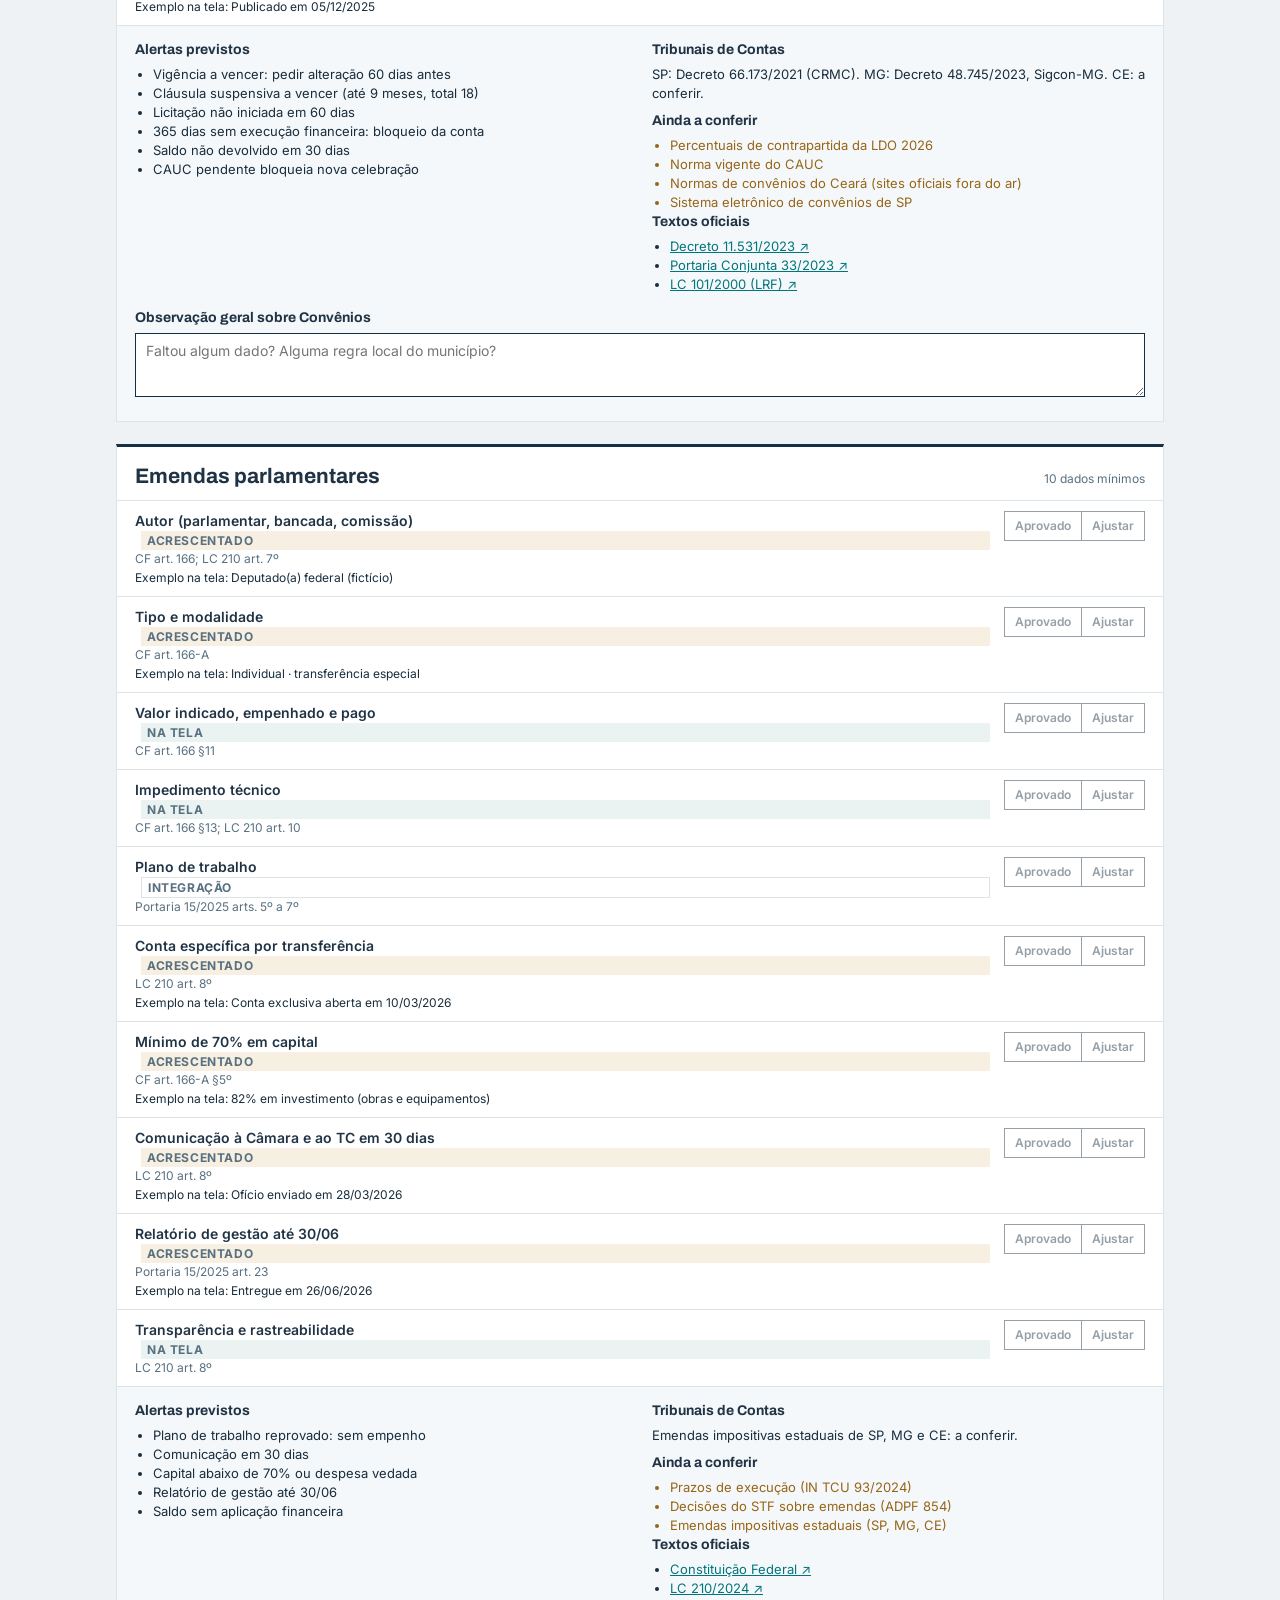
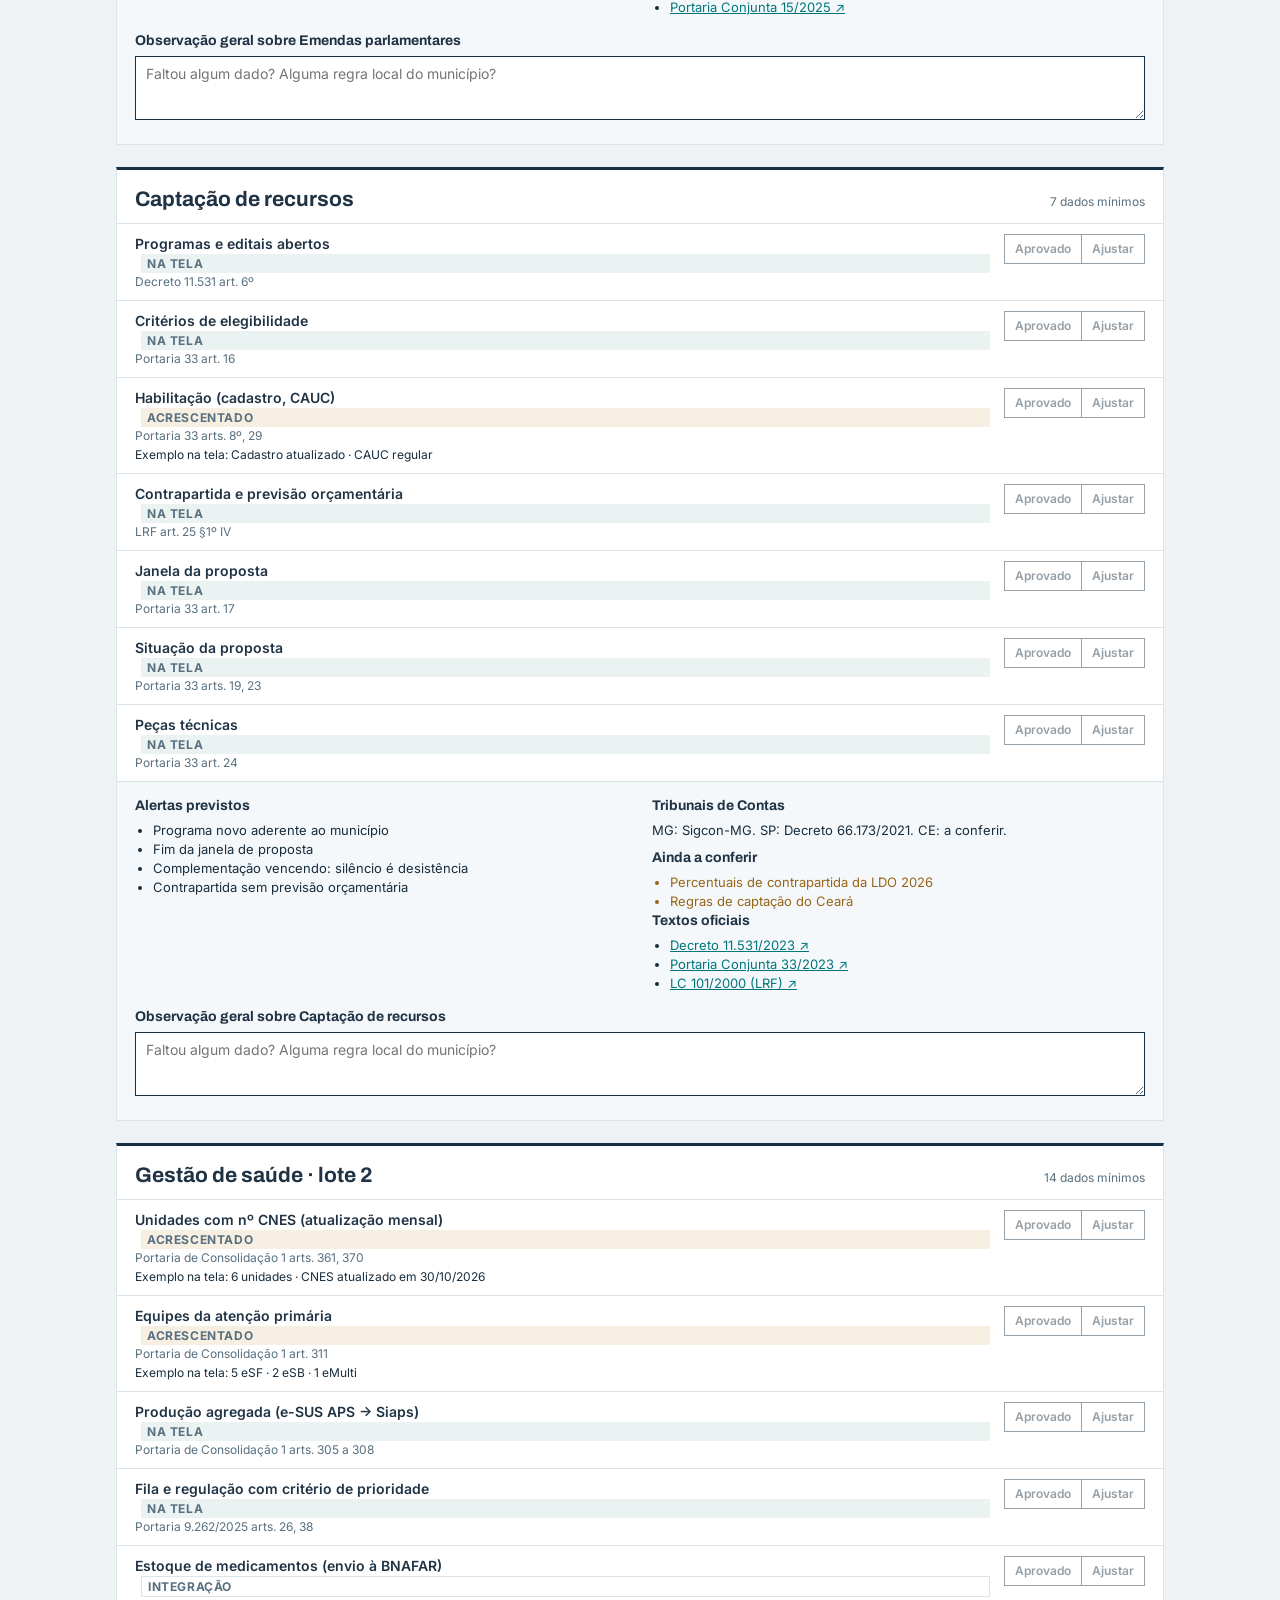
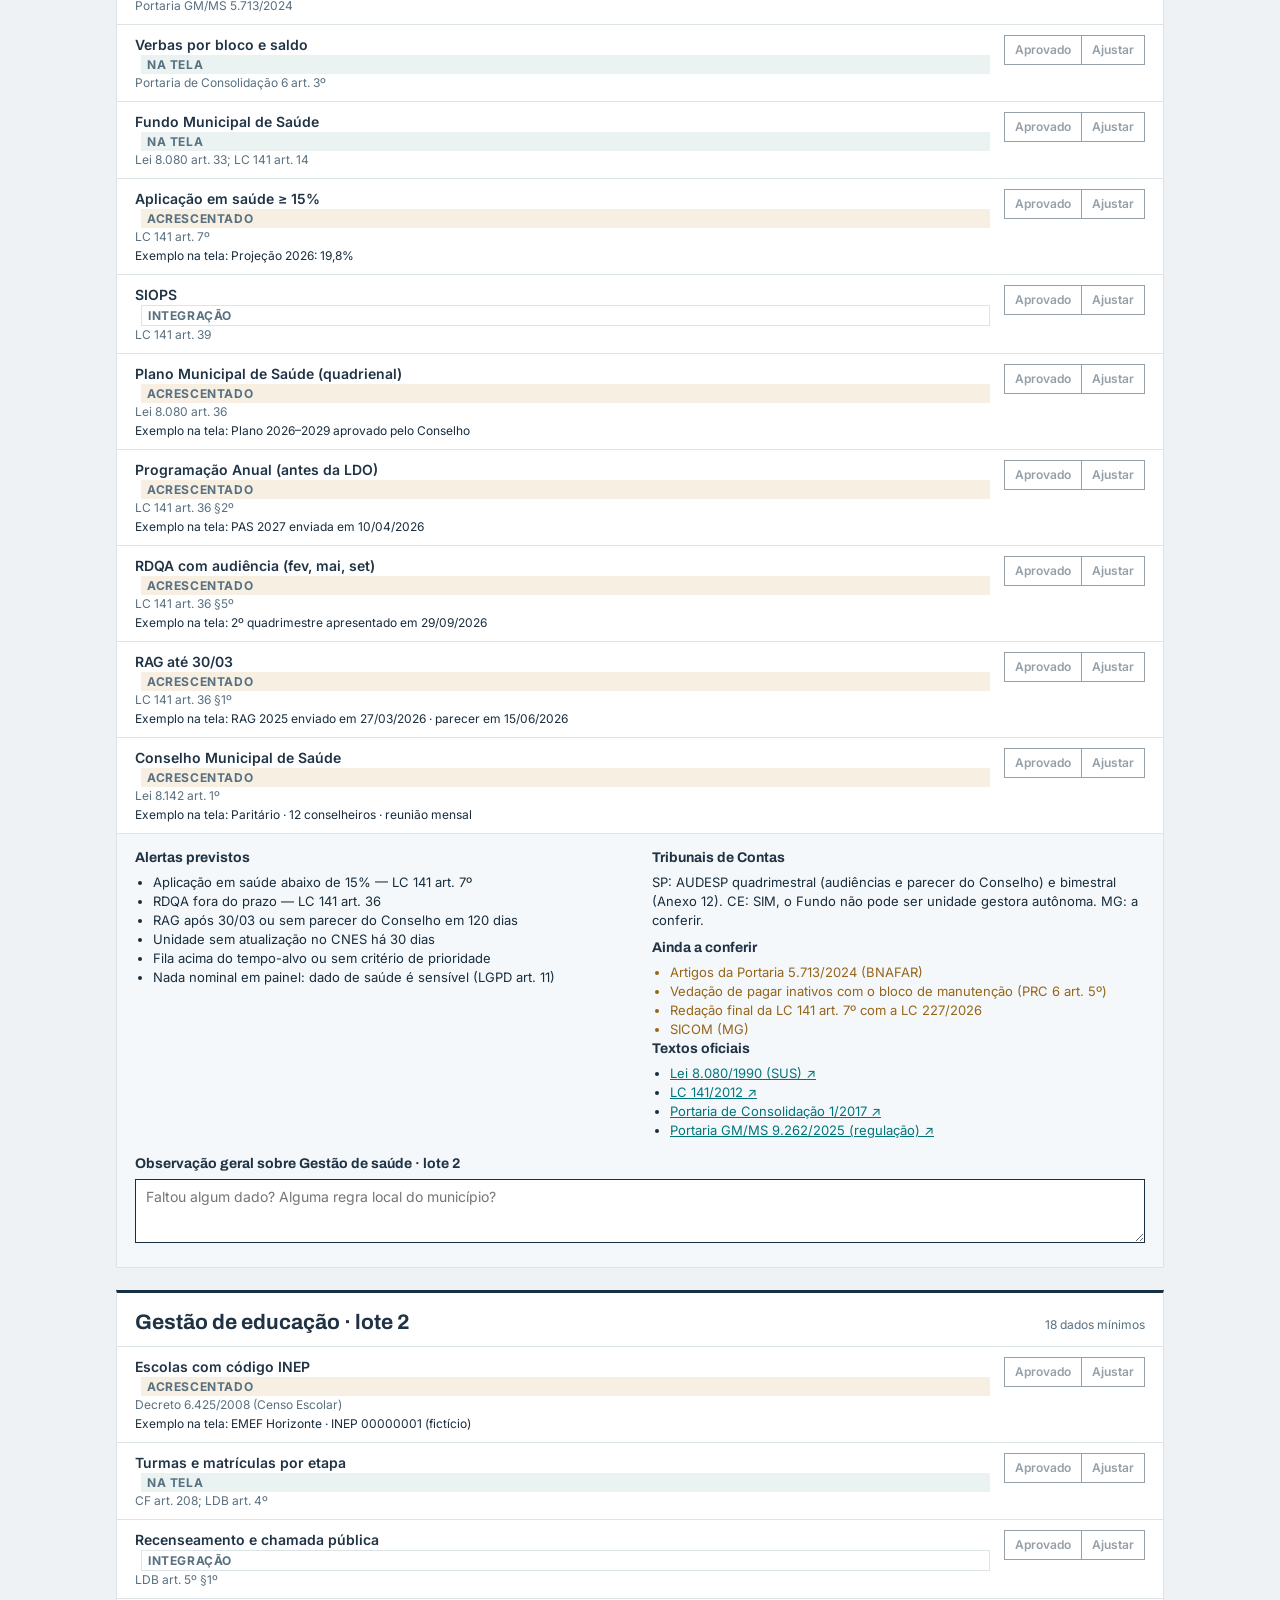
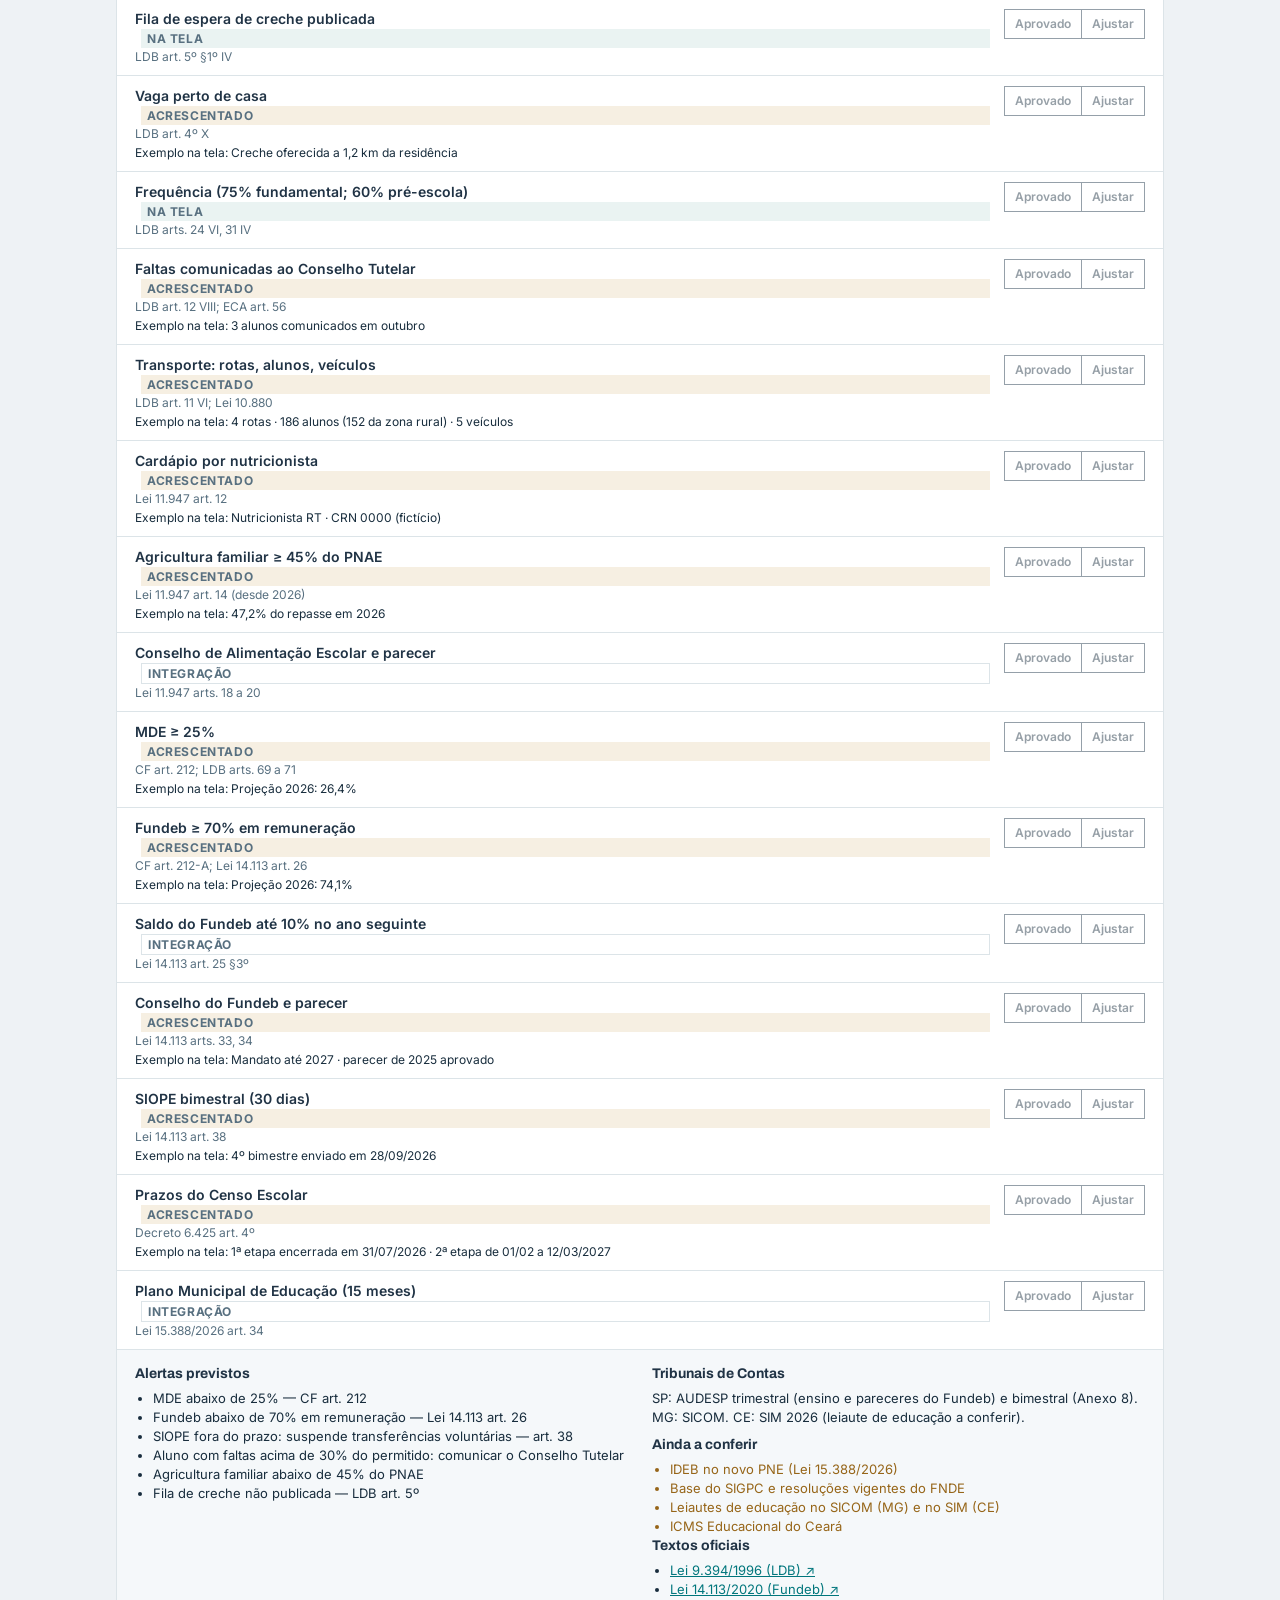
<file: programa/revisao-lote1/index.html>
<!doctype html><html lang="pt-BR"><head><meta charset="utf-8"><meta name="viewport" content="width=device-width,initial-scale=1,viewport-fit=cover"><meta name="robots" content="noindex, nofollow"><style>[hidden]{display:none!important}</style></head><body><title>Revisão Legal do Lote 1</title>
<meta name="claude:viewport-fit-sides" content="cover">
<link rel="preconnect" href="https://fonts.googleapis.com">
<link rel="stylesheet" href="https://fonts.googleapis.com/css2?family=Archivo:wght@500;700;800&family=Inter:wght@400;500;600&display=swap">
<style>
/* Layout: coluna de leitura em grade de 8px; uma faixa por solução; fios em vez de sombras (design Modernist do front) */
:root{
  --page:#eef2f5; --surface:#ffffff; --surface2:#f5f8fa; --header:#172d3e; --on-header:#ffffff;
  --ink:#182d3d; --ink2:#203345; --muted:#587080; --line:#dce4e8; --strong:#172f43;
  --teal:#00767c; --soft:#eaf3f2; --red:#ad393b; --red-soft:#f8e9e9; --amber:#966518; --amber-soft:#f6efe2;
  --display:"Archivo","Bahnschrift","Segoe UI",system-ui,sans-serif; --sans:"Inter","Segoe UI",system-ui,sans-serif;
}
@media (prefers-color-scheme:dark){:root:not([data-theme="light"]){
  --page:#0f1a23; --surface:#16232e; --surface2:#1b2a36; --header:#0b141b; --on-header:#e8eef2;
  --ink:#e8eef2; --ink2:#d4dee5; --muted:#9db0bd; --line:#2a3a47; --strong:#c9d6df;
  --teal:#3fb3b6; --soft:#15302f; --red:#e0787a; --red-soft:#3a1f20; --amber:#d8a24a; --amber-soft:#33280f; color-scheme:dark}}
:root[data-theme="dark"]{
  --page:#0f1a23; --surface:#16232e; --surface2:#1b2a36; --header:#0b141b; --on-header:#e8eef2;
  --ink:#e8eef2; --ink2:#d4dee5; --muted:#9db0bd; --line:#2a3a47; --strong:#c9d6df;
  --teal:#3fb3b6; --soft:#15302f; --red:#e0787a; --red-soft:#3a1f20; --amber:#d8a24a; --amber-soft:#33280f; color-scheme:dark}
*{box-sizing:border-box}
body{background:var(--page);color:var(--ink);font:400 15px/23px var(--sans);margin:0}
.wrap{max-width:1080px;margin:0 auto;padding-left:max(16px,env(safe-area-inset-left,0px));padding-right:max(16px,env(safe-area-inset-right,0px))}
header.top{background:var(--header);color:var(--on-header);border-bottom:5px solid var(--teal)}
header.top .wrap{padding-block:32px 26px;display:grid;gap:10px}
.eye{font:700 11px/16px var(--sans);letter-spacing:1.4px;text-transform:uppercase;color:var(--teal)}
header.top .eye{color:#d8a24a}
h1{font:800 clamp(28px,5vw,44px)/1.05 var(--display);letter-spacing:-.02em;margin:0;text-wrap:balance}
.lede{margin:0;max-width:70ch;opacity:.9}
.bar{position:sticky;top:env(safe-area-inset-top,0px);z-index:5;background:var(--surface);border-bottom:1px solid var(--line)}
.bar .wrap{padding-block:10px;display:flex;flex-wrap:wrap;align-items:center;gap:10px 18px}
.counts{display:flex;flex-wrap:wrap;gap:14px;font-size:13px;color:var(--muted)}
.counts b{font:700 18px/22px var(--display);color:var(--ink2);margin-right:3px;font-variant-numeric:tabular-nums}
.counts .c-ok b{color:var(--teal)} .counts .c-adj b{color:var(--red)} .counts .c-pend b{color:var(--amber)}
.filter{display:flex;margin-left:auto}
.filter button{font:600 12px/16px var(--sans);padding:6px 10px;border:1px solid var(--strong);background:var(--surface);color:var(--ink);cursor:pointer}
.filter button+button{border-left:0}
.filter button[aria-pressed=true]{background:var(--ink2);color:var(--surface)}
.state{font-size:12px;color:var(--muted);width:100%}
.state.warn{color:var(--amber)}
main .wrap{padding-block:24px 56px;display:grid;gap:22px}
section.sol{background:var(--surface);border:1px solid var(--line);border-top:3px solid var(--strong);display:grid;gap:0;min-width:0}
.sol-head{display:flex;justify-content:space-between;align-items:baseline;gap:12px;flex-wrap:wrap;padding:16px 18px 10px}
.sol-head h2{margin:0;font:700 21px/26px var(--display);color:var(--ink2);text-wrap:balance}
.sol-head small{font-size:12px;color:var(--muted)}
.items{list-style:none;margin:0;padding:0}
.item{display:grid;grid-template-columns:minmax(0,1fr) auto;gap:6px 14px;padding:10px 18px;border-top:1px solid var(--line)}
.item.is-ok{background:linear-gradient(90deg,var(--soft),transparent 40%)}
.item.is-adj{background:linear-gradient(90deg,var(--red-soft),transparent 40%)}
.item .what{min-width:0}
.item .what b{display:block;font:600 14px/20px var(--sans);color:var(--ink2)}
.item .what span{display:block;font-size:12px;line-height:17px;color:var(--muted)}
.item .what em{display:block;font-style:normal;font-size:12px;line-height:17px;color:var(--ink);margin-top:2px}
.sit{display:inline-block;font:700 10px/14px var(--sans);letter-spacing:.6px;text-transform:uppercase;padding:1px 6px;margin-left:6px;vertical-align:1px}
.sit-t{background:var(--soft);color:var(--teal)} .sit-a{background:var(--amber-soft);color:var(--amber)} .sit-i{border:1px solid var(--line);color:var(--muted)}
.acts{display:flex;gap:0;align-self:start}
.acts button{font:600 12px/16px var(--sans);padding:6px 10px;border:1px solid var(--strong);background:var(--surface);color:var(--ink);cursor:pointer;white-space:nowrap}
.acts button+button{border-left:0}
.acts button:focus-visible,.filter button:focus-visible,textarea:focus-visible{outline:2px solid var(--teal);outline-offset:1px}
.acts .b-ok[aria-pressed=true]{background:var(--teal);border-color:var(--teal);color:#fff}
.acts .b-adj[aria-pressed=true]{background:var(--red);border-color:var(--red);color:#fff}
.acts button:disabled{opacity:.45;cursor:default}
.note{grid-column:1/-1;display:grid;gap:4px}
.note textarea{width:100%;min-height:56px;resize:vertical;font:400 14px/20px var(--sans);padding:7px 10px;border:1px solid var(--strong);background:var(--surface);color:var(--ink);border-radius:0}
.note small{font-size:11px;color:var(--muted)}
.extra{display:grid;grid-template-columns:repeat(2,minmax(0,1fr));gap:14px 24px;padding:14px 18px 18px;border-top:1px solid var(--line);background:var(--surface2)}
.extra h3{margin:0 0 6px;font:700 14px/19px var(--display);color:var(--ink2)}
.extra ul{margin:0;padding-left:18px;font-size:13px;line-height:19px}
.extra p{margin:0 0 8px;font-size:13px;line-height:19px}
.extra a{color:var(--teal)}
.extra .gen{grid-column:1/-1}
.extra .gen textarea{width:100%;min-height:64px;font:400 14px/20px var(--sans);padding:7px 10px;border:1px solid var(--strong);background:var(--surface);color:var(--ink);border-radius:0}
.pend li{color:var(--amber)}
footer{border-top:1px solid var(--line);color:var(--muted);font-size:12px}
footer .wrap{padding-block:18px}
@media (max-width:640px){.item{grid-template-columns:minmax(0,1fr)}.acts{justify-self:start}.extra{grid-template-columns:minmax(0,1fr)}.filter{margin-left:0}}
</style>

<header class="top"><div class="wrap">
  <span class="eye">Programa Gestão Unificada · etapa 1e · lotes 1, 2 e 3</span>
  <h1>Revisão dos dados mínimos legais</h1>
  <p class="lede">As vinte soluções (lotes 1, 2 e 3), cada dado que a lei e os Tribunais de Contas exigem, com a base legal conferida no texto oficial (lote 1 em 05/11/2026, lotes 2 e 3 em 06/11/2026). Marque cada item como aprovado ou a ajustar e escreva o que deve mudar. Eu leio esta revisão e faço as correções.</p>
</div></header>

<div class="bar"><div class="wrap">
  <div class="counts"><span><b id="n-all">0</b>itens</span><span class="c-ok"><b id="n-ok">0</b>aprovados</span><span class="c-adj"><b id="n-adj">0</b>a ajustar</span><span class="c-pend"><b id="n-pend">0</b>sem revisão</span></div>
  <div class="filter" role="group" aria-label="Mostrar"><button type="button" data-f="all" aria-pressed="true">Todos</button><button type="button" data-f="pend" aria-pressed="false">Sem revisão</button><button type="button" data-f="adj" aria-pressed="false">A ajustar</button></div>
  <p class="state" id="state">Conectando para salvar a revisão…</p>
</div></div>

<main><div class="wrap" id="list"></div></main>
<footer><div class="wrap">Fontes completas em gestao-unificada/04-cubo-processos/base-legal/pesquisa-lote*.md. Valores de exemplo são fictícios.</div></footer>

<script>
(function () {
  'use strict';
  var DATA = [{"id":"contratos","name":"Gestão de contratos","links":[["Lei 14.133/2021","https://www.planalto.gov.br/ccivil_03/_ato2019-2022/2021/lei/l14133.htm"],["Lei 4.320/1964","https://www.planalto.gov.br/ccivil_03/leis/l4320.htm"],["Manual de integração do PNCP","https://www.gov.br/pncp/pt-br/acesso-a-informacao/manuais/ManualdeIntegraoPNCPVerso2.2.7.pdf"],["Manual SIM 2026 (TCE-CE)","https://www.tce.ce.gov.br/downloads/municipios/sim-documentacao-e-programas/Manual_SIM_2026_-_Municpios_vMAR-1.pdf"]],"state":"SP: AUDESP Fase IV (20/10 dias úteis). MG: SICOM, módulo de acompanhamento mensal. CE: SIM 2026, tabela 511, no mês da assinatura.","alerts":["Vigência a vencer (5 anos; contínuos até 10)","Aditivo acima de 25% do valor inicial atualizado (50% em reforma) — art. 125","Contrato fora do prazo do PNCP: 20 dias úteis (licitação) ou 10 (contratação direta) — sem eficácia","Pagamento fora da ordem cronológica sem justificativa — art. 141","Data-base do reajuste atingida","Garantia vencida","Contrato sem fiscal designado — art. 117","Sanção sem registro no Ceis/Cnep em 15 dias úteis — art. 161"],"items":[{"k":"contratos-01","dado":"Número e ano do contrato","base":"Lei 14.133 art. 91; PNCP","sit":"a","ex":null},{"k":"contratos-02","dado":"Objeto","base":"Lei 14.133 art. 92 I","sit":"t","ex":null},{"k":"contratos-03","dado":"Regime de execução","base":"Lei 14.133 art. 92 IV","sit":"a","ex":null},{"k":"contratos-04","dado":"Contratado: razão social e CNPJ/CPF","base":"PNCP; Lei 4.320 art. 61","sit":"a","ex":null},{"k":"contratos-05","dado":"Processo de origem e modalidade","base":"PNCP; Lei 14.133 art. 72","sit":"a","ex":null},{"k":"contratos-06","dado":"Data de assinatura","base":"Lei 14.133 art. 94","sit":"a","ex":null},{"k":"contratos-07","dado":"Valor inicial, aditivos e valor atualizado","base":"Lei 14.133 arts. 92 V, 124, 125","sit":"t","ex":null},{"k":"contratos-08","dado":"Apostilamentos (reajuste)","base":"Lei 14.133 art. 136","sit":"i","ex":null},{"k":"contratos-09","dado":"Vigência (início e fim)","base":"Lei 14.133 arts. 105 a 107","sit":"t","ex":null},{"k":"contratos-10","dado":"Dotação orçamentária (classificação programática)","base":"Lei 14.133 art. 92 VIII","sit":"a","ex":null},{"k":"contratos-11","dado":"Empenhado, liquidado, pago","base":"Lei 4.320 arts. 58 a 64","sit":"t","ex":null},{"k":"contratos-12","dado":"A liquidar, a pagar, saldo contratual","base":"cálculo sobre Lei 4.320 e Lei 14.133 art. 125","sit":"t","ex":null},{"k":"contratos-13","dado":"Fiscal e ato de designação","base":"Lei 14.133 art. 117","sit":"a","ex":null},{"k":"contratos-14","dado":"Gestor do contrato","base":"Lei 14.133 art. 8º §3º (regulamento local)","sit":"t","ex":null},{"k":"contratos-15","dado":"Registro de ocorrências da fiscalização","base":"Lei 14.133 art. 117 §1º","sit":"i","ex":null},{"k":"contratos-16","dado":"Garantia (modalidade, valor, validade)","base":"Lei 14.133 arts. 92 XII, 96, 98","sit":"a","ex":null},{"k":"contratos-17","dado":"Reajuste (índice, data-base, periodicidade)","base":"Lei 14.133 arts. 92 V, 25 §7º","sit":"a","ex":null},{"k":"contratos-18","dado":"Publicação no PNCP (data e nº de controle)","base":"Lei 14.133 art. 94 (condição de eficácia)","sit":"a","ex":null},{"k":"contratos-19","dado":"Medições e recebimento provisório e definitivo","base":"Lei 14.133 art. 140","sit":"a","ex":null},{"k":"contratos-20","dado":"Pagamentos em ordem cronológica por fonte","base":"Lei 14.133 art. 141","sit":"i","ex":null},{"k":"contratos-21","dado":"Penalidades e registro no Ceis/Cnep","base":"Lei 14.133 arts. 156, 161","sit":"a","ex":null},{"k":"contratos-22","dado":"Extinção (motivo e data)","base":"Lei 14.133 arts. 137 a 139","sit":"i","ex":null}],"pend":["Periodicidade do reajuste (Lei 10.192/2001)","Figura do gestor do contrato no regulamento local","Campos de contrato nos leiautes do AUDESP (SP) e do SICOM (MG)"]},{"id":"licitacoes","name":"Licitações e contratações","links":[["Lei 14.133/2021","https://www.planalto.gov.br/ccivil_03/_ato2019-2022/2021/lei/l14133.htm"],["Manual de integração do PNCP","https://www.gov.br/pncp/pt-br/acesso-a-informacao/manuais/ManualdeIntegraoPNCPVerso2.2.7.pdf"],["Manual SIM 2026 (TCE-CE)","https://www.tce.ce.gov.br/downloads/municipios/sim-documentacao-e-programas/Manual_SIM_2026_-_Municpios_vMAR-1.pdf"]],"state":"SP: AUDESP Fase IV. MG: SICOM Edital e Licitação (5 dias úteis). CE: Portal de Licitações e SIM, tabelas 501 a 507.","alerts":["Processo sem ETP, TR, orçamento ou análise de riscos — art. 18","Menos de 3 cotações sem justificativa — art. 23","Edital sem PNCP ou extrato — art. 54","Contratação direta sem autorização ou divulgação — art. 72","Homologação com prazo de recurso em curso — art. 165","Municípios até 20 mil habitantes: transição do art. 176 até 04/2027"],"items":[{"k":"licitacoes-01","dado":"Número do processo e da compra","base":"PNCP; Lei 14.133 art. 72","sit":"t","ex":null},{"k":"licitacoes-02","dado":"Modalidade","base":"Lei 14.133 art. 28","sit":"a","ex":"Pregão eletrônico"},{"k":"licitacoes-03","dado":"Hipótese e amparo legal da contratação direta","base":"Lei 14.133 art. 72 VIII","sit":"a","ex":"Não se aplica (licitação)"},{"k":"licitacoes-04","dado":"Critério de julgamento","base":"Lei 14.133 art. 33","sit":"a","ex":"Menor preço por item"},{"k":"licitacoes-05","dado":"Objeto","base":"Lei 14.133 art. 18 II","sit":"t","ex":null},{"k":"licitacoes-06","dado":"Valor estimado com composição","base":"Lei 14.133 arts. 18 IV, 23","sit":"a","ex":"R$ 84.300 · planilha com 12 itens"},{"k":"licitacoes-07","dado":"Pesquisa de preços (mínimo 3 cotações ou outras fontes)","base":"Lei 14.133 art. 23 §1º","sit":"a","ex":"3 cotações diretas + painel de preços"},{"k":"licitacoes-08","dado":"ETP","base":"Lei 14.133 art. 18 I","sit":"t","ex":null},{"k":"licitacoes-09","dado":"Termo de referência","base":"Lei 14.133 art. 18 II","sit":"t","ex":null},{"k":"licitacoes-10","dado":"Análise de riscos","base":"Lei 14.133 art. 18 X","sit":"a","ex":"Matriz com 5 riscos, anexo III"},{"k":"licitacoes-11","dado":"Datas de abertura e encerramento","base":"Lei 14.133 art. 17","sit":"a","ex":"18/11/2026 a 02/12/2026"},{"k":"licitacoes-12","dado":"Homologação e adjudicação","base":"Lei 14.133 art. 71 IV","sit":"a","ex":"Prevista para 10/12/2026"},{"k":"licitacoes-13","dado":"Agente de contratação e designação","base":"Lei 14.133 arts. 7º, 8º","sit":"a","ex":"Agente de contratação · Portaria 088/2026"},{"k":"licitacoes-14","dado":"Resultado e vencedor por item","base":"Lei 14.133 art. 71","sit":"i","ex":null},{"k":"licitacoes-15","dado":"Publicação no PNCP e extrato em diário oficial","base":"Lei 14.133 art. 54","sit":"a","ex":"PNCP 18/11/2026 · Diário Oficial do Município 18/11/2026"},{"k":"licitacoes-16","dado":"Recursos (3 dias úteis)","base":"Lei 14.133 art. 165","sit":"i","ex":null},{"k":"licitacoes-17","dado":"Dotação e fontes","base":"Lei 4.320 art. 60","sit":"i","ex":null}],"pend":["Lei 14.133 art. 54 §1º completo (extrato em diário estadual ou municipal)","Lei 14.133 art. 72, incisos I a VII","Obrigatoriedade campo a campo no PNCP","IN 04/2015-TCM (CE) vigente"]},{"id":"financeiro","name":"Financeiro e controle de gastos","links":[["Lei 4.320/1964","https://www.planalto.gov.br/ccivil_03/leis/l4320.htm"],["LC 101/2000 (LRF)","https://www.planalto.gov.br/ccivil_03/leis/lcp/lcp101.htm"],["Decreto 10.540/2020 (SIAFIC)","https://www.planalto.gov.br/ccivil_03/_ato2019-2022/2020/decreto/D10540.htm"],["Constituição Federal","https://www.planalto.gov.br/ccivil_03/constituicao/constituicaocompilado.htm"]],"state":"SP: AUDESP, balancetes mensais. MG: SICOM AM e BLCT até o fim do mês seguinte. CE: SIM até o dia 30 do mês seguinte.","alerts":["Despesa sem empenho prévio — Lei 4.320 art. 60","Empenho acima da dotação — art. 59","Pagamento sem liquidação — art. 62","Recurso vinculado fora do objeto — LRF art. 8º","Receita abaixo da meta bimestral: limitação de empenho em 30 dias — LRF art. 9º","Último ano do mandato: obrigação sem caixa — LRF art. 42"],"items":[{"k":"financeiro-01","dado":"PPA, LDO e LOA","base":"CF art. 165","sit":"i","ex":null},{"k":"financeiro-02","dado":"Dotação inicial e atualizada","base":"Lei 4.320 art. 59; CF art. 167","sit":"t","ex":null},{"k":"financeiro-03","dado":"Créditos adicionais (tipo, lei, decreto, fonte)","base":"Lei 4.320 arts. 41 a 43","sit":"a","ex":"Suplementar · Lei 2.145/2025 · Decreto 412/2026 · excesso de arrecadação"},{"k":"financeiro-04","dado":"Classificação: função, subfunção, programa, ação","base":"Decreto 10.540 art. 8º","sit":"a","ex":"12 · 361 · 0012 Ensino Fundamental · 2.045 Manutenção das escolas"},{"k":"financeiro-05","dado":"Natureza da despesa","base":"MSC; Portaria 163/2001","sit":"a","ex":"3.3.90.30 Material de consumo"},{"k":"financeiro-06","dado":"Fonte ou destinação de recursos","base":"LRF arts. 8º, 50","sit":"t","ex":null},{"k":"financeiro-07","dado":"Empenho (nº, data, credor, tipo)","base":"Lei 4.320 arts. 58, 60, 61","sit":"a","ex":"2026/1432 · 14/10/2026 · Fornecedor 05 · ordinário"},{"k":"financeiro-08","dado":"Liquidação","base":"Lei 4.320 art. 63","sit":"t","ex":null},{"k":"financeiro-09","dado":"Pagamento","base":"Lei 4.320 arts. 62, 64","sit":"t","ex":null},{"k":"financeiro-10","dado":"Ordem cronológica por fonte","base":"Lei 14.133 art. 141","sit":"i","ex":null},{"k":"financeiro-11","dado":"Restos a pagar processados e não processados","base":"Lei 4.320 art. 36","sit":"a","ex":"Processados R$ 120 mil · não processados R$ 340 mil (inscrição 2025)"},{"k":"financeiro-12","dado":"Caixa por fonte","base":"LRF art. 50 I","sit":"t","ex":null},{"k":"financeiro-13","dado":"Receita prevista e arrecadada","base":"Lei 4.320 art. 35","sit":"a","ex":"Prevista R$ 98,4 mi · arrecadada até out R$ 81,2 mi"},{"k":"financeiro-14","dado":"Metas bimestrais de arrecadação","base":"LRF art. 13","sit":"a","ex":"5º bimestre: meta R$ 16,1 mi · realizado R$ 15,7 mi (97,5%)"},{"k":"financeiro-15","dado":"Cronograma mensal de desembolso","base":"LRF art. 8º","sit":"a","ex":"Decreto 038/2026 · cotas mensais por fonte"},{"k":"financeiro-16","dado":"Limitação de empenho","base":"LRF art. 9º","sit":"i","ex":null},{"k":"financeiro-17","dado":"Publicação em tempo real (até D+1)","base":"LRF art. 48; Decreto 10.540 art. 7º","sit":"i","ex":null},{"k":"financeiro-18","dado":"Fechamento mensal (dia 25)","base":"Decreto 10.540 art. 6º","sit":"i","ex":null}],"pend":["\"Programa\" e \"ação\" no Decreto 10.540 art. 8º","Portarias de classificação (163/2001, 42/1999, 20/2021, 710/2021)","LC 227/2026 (alteração na LC 141)"]},{"id":"contas","name":"Prestação de contas","links":[["LC 101/2000 (LRF)","https://www.planalto.gov.br/ccivil_03/leis/lcp/lcp101.htm"],["Constituição Federal","https://www.planalto.gov.br/ccivil_03/constituicao/constituicaocompilado.htm"],["LC 141/2012","https://www.planalto.gov.br/ccivil_03/leis/lcp/lcp141.htm"],["Portaria STN 642/2019 (Siconfi)","https://siconfi.tesouro.gov.br/siconfi/pages/public/arquivo/conteudo/PORTARIA_N_642_DE_20_09_2019_ATUALIZADA.pdf"]],"state":"SP: AUDESP (calendário 2026). MG: SICOM. CE: TCE-CE (instruções de contas de governo e de gestão).","alerts":["Prazos de RREO, RGF, MSC e DCA (D-10 e D-3)","Relatório não homologado no Siconfi","Pessoal acima de 48,6% e 51,3% da RCL no Executivo","Saúde abaixo de 15% ou educação abaixo de 25% na projeção","Atraso impede transferências voluntárias — LRF art. 51 §2º"],"items":[{"k":"contas-01","dado":"RREO bimestral (30 dias)","base":"LRF art. 52","sit":"a","ex":"5º bimestre: prazo 30/11/2026 · em elaboração"},{"k":"contas-02","dado":"RGF quadrimestral ou semestral","base":"LRF arts. 54, 55, 63","sit":"a","ex":"2º quadrimestre publicado 29/09/2026"},{"k":"contas-03","dado":"Pessoal sobre a RCL (54% Executivo; alerta 90%, prudencial 95%)","base":"LRF arts. 20, 22, 59","sit":"a","ex":"Executivo 47,9% da RCL · abaixo do alerta (48,6%)"},{"k":"contas-04","dado":"Mínimo em saúde (15%)","base":"CF art. 198; LC 141","sit":"a","ex":"Projeção 2026: 19,8%"},{"k":"contas-05","dado":"Mínimo em educação (25%)","base":"CF art. 212","sit":"a","ex":"Projeção 2026: 26,4%"},{"k":"contas-06","dado":"Dívida consolidada","base":"LRF art. 31","sit":"i","ex":null},{"k":"contas-07","dado":"Audiências de metas e de saúde (fev, mai, set)","base":"LRF art. 9º §4º; LC 141 art. 36","sit":"a","ex":"Setembro realizada em 29/09/2026 · próxima fevereiro/2027"},{"k":"contas-08","dado":"MSC mensal e de encerramento","base":"Portaria STN 642","sit":"a","ex":"Setembro enviada em 27/10/2026"},{"k":"contas-09","dado":"DCA até 30/04","base":"LRF art. 51","sit":"a","ex":"2025 entregue em 28/04/2026"},{"k":"contas-10","dado":"Homologação no Siconfi","base":"Portaria STN 642 art. 3º","sit":"i","ex":null},{"k":"contas-11","dado":"Prestação por instrumento (convênios)","base":"Decreto 11.531 art. 20","sit":"t","ex":null},{"k":"contas-12","dado":"Evidências conferidas","base":"Portaria Conjunta 33 art. 96","sit":"t","ex":null},{"k":"contas-13","dado":"Parecer prévio do TCE","base":"CF art. 31; LRF arts. 56, 57","sit":"i","ex":null}],"pend":["Limite da dívida (Res. Senado 40/2001)","Prazos do parecer prévio por estado","Prestação anual no TCE-MG e no TCE-CE"]},{"id":"convenios","name":"Convênios","links":[["Decreto 11.531/2023","https://www.planalto.gov.br/ccivil_03/_ato2023-2026/2023/decreto/d11531.htm"],["Portaria Conjunta 33/2023","https://www.gov.br/transferegov/pt-br/legislacao/portarias/portaria-conjunta-mgi-mf-cgu-no-33-de-30-de-agosto-de-2023"],["LC 101/2000 (LRF)","https://www.planalto.gov.br/ccivil_03/leis/lcp/lcp101.htm"]],"state":"SP: Decreto 66.173/2021 (CRMC). MG: Decreto 48.745/2023, Sigcon-MG. CE: a conferir.","alerts":["Vigência a vencer: pedir alteração 60 dias antes","Cláusula suspensiva a vencer (até 9 meses, total 18)","Licitação não iniciada em 60 dias","365 dias sem execução financeira: bloqueio da conta","Saldo não devolvido em 30 dias","CAUC pendente bloqueia nova celebração"],"items":[{"k":"convenios-01","dado":"Nº da proposta e do instrumento","base":"Decreto 11.531 art. 7º; Portaria 33 art. 18","sit":"t","ex":null},{"k":"convenios-02","dado":"Concedente","base":"Decreto 11.531 art. 7º","sit":"a","ex":"Ministério das Cidades · mandatária Caixa"},{"k":"convenios-03","dado":"Objeto","base":"Portaria 33 art. 20","sit":"t","ex":null},{"k":"convenios-04","dado":"Repasse e contrapartida","base":"Portaria 33 art. 18; LRF art. 25","sit":"t","ex":null},{"k":"convenios-05","dado":"Plano de trabalho","base":"Decreto 11.531 art. 7º §2º","sit":"i","ex":null},{"k":"convenios-06","dado":"Cronograma de desembolso","base":"Portaria 33 art. 20 V","sit":"a","ex":"3 parcelas: 40% · 40% · 20%"},{"k":"convenios-07","dado":"Cláusula suspensiva e prazo","base":"Decreto 11.531 art. 13","sit":"a","ex":"Licença ambiental · até 15/03/2026 (cumprida)"},{"k":"convenios-08","dado":"Vigência","base":"Decreto 11.531 arts. 11, 15","sit":"a","ex":"01/12/2025 a 30/11/2027"},{"k":"convenios-09","dado":"Conta bancária específica","base":"Decreto 11.531 art. 17","sit":"a","ex":"Banco oficial · ag. 0000 · conta 00000-0 (fictícia)"},{"k":"convenios-10","dado":"Rendimentos de aplicação","base":"Portaria 33 art. 75","sit":"t","ex":null},{"k":"convenios-11","dado":"Licitação iniciada em 60 dias","base":"Portaria 33 art. 52","sit":"a","ex":"Edital publicado em 20/04/2026 (dentro do prazo)"},{"k":"convenios-12","dado":"Execução física e financeira","base":"Portaria 33 arts. 81, 84, 85","sit":"t","ex":null},{"k":"convenios-13","dado":"Prestação de contas (60 dias)","base":"Decreto 11.531 art. 20","sit":"t","ex":null},{"k":"convenios-14","dado":"Devolução de saldo (30 dias)","base":"Portaria 33 art. 95","sit":"t","ex":null},{"k":"convenios-15","dado":"Regularidade CAUC","base":"LRF art. 25 §1º IV","sit":"a","ex":"Regular em 31/10/2026"},{"k":"convenios-16","dado":"Extrato publicado no site oficial","base":"Portaria 33 art. 43","sit":"a","ex":"Publicado em 05/12/2025"}],"pend":["Percentuais de contrapartida da LDO 2026","Norma vigente do CAUC","Normas de convênios do Ceará (sites oficiais fora do ar)","Sistema eletrônico de convênios de SP"]},{"id":"emendas","name":"Emendas parlamentares","links":[["Constituição Federal","https://www.planalto.gov.br/ccivil_03/constituicao/constituicaocompilado.htm"],["LC 210/2024","https://www.planalto.gov.br/ccivil_03/leis/lcp/lcp210.htm"],["Portaria Conjunta 15/2025","https://www.gov.br/transferegov/pt-br/legislacao/portarias/portaria-conjunta-mf-mgi-no-15-de-28-de-julho-de-2025"]],"state":"Emendas impositivas estaduais de SP, MG e CE: a conferir.","alerts":["Plano de trabalho reprovado: sem empenho","Comunicação em 30 dias","Capital abaixo de 70% ou despesa vedada","Relatório de gestão até 30/06","Saldo sem aplicação financeira"],"items":[{"k":"emendas-01","dado":"Autor (parlamentar, bancada, comissão)","base":"CF art. 166; LC 210 art. 7º","sit":"a","ex":"Deputado(a) federal (fictício)"},{"k":"emendas-02","dado":"Tipo e modalidade","base":"CF art. 166-A","sit":"a","ex":"Individual · transferência especial"},{"k":"emendas-03","dado":"Valor indicado, empenhado e pago","base":"CF art. 166 §11","sit":"t","ex":null},{"k":"emendas-04","dado":"Impedimento técnico","base":"CF art. 166 §13; LC 210 art. 10","sit":"t","ex":null},{"k":"emendas-05","dado":"Plano de trabalho","base":"Portaria 15/2025 arts. 5º a 7º","sit":"i","ex":null},{"k":"emendas-06","dado":"Conta específica por transferência","base":"LC 210 art. 8º","sit":"a","ex":"Conta exclusiva aberta em 10/03/2026"},{"k":"emendas-07","dado":"Mínimo de 70% em capital","base":"CF art. 166-A §5º","sit":"a","ex":"82% em investimento (obras e equipamentos)"},{"k":"emendas-08","dado":"Comunicação à Câmara e ao TC em 30 dias","base":"LC 210 art. 8º","sit":"a","ex":"Ofício enviado em 28/03/2026"},{"k":"emendas-09","dado":"Relatório de gestão até 30/06","base":"Portaria 15/2025 art. 23","sit":"a","ex":"Entregue em 26/06/2026"},{"k":"emendas-10","dado":"Transparência e rastreabilidade","base":"LC 210 art. 8º","sit":"t","ex":null}],"pend":["Prazos de execução (IN TCU 93/2024)","Decisões do STF sobre emendas (ADPF 854)","Emendas impositivas estaduais (SP, MG, CE)"]},{"id":"captacao","name":"Captação de recursos","links":[["Decreto 11.531/2023","https://www.planalto.gov.br/ccivil_03/_ato2023-2026/2023/decreto/d11531.htm"],["Portaria Conjunta 33/2023","https://www.gov.br/transferegov/pt-br/legislacao/portarias/portaria-conjunta-mgi-mf-cgu-no-33-de-30-de-agosto-de-2023"],["LC 101/2000 (LRF)","https://www.planalto.gov.br/ccivil_03/leis/lcp/lcp101.htm"]],"state":"MG: Sigcon-MG. SP: Decreto 66.173/2021. CE: a conferir.","alerts":["Programa novo aderente ao município","Fim da janela de proposta","Complementação vencendo: silêncio é desistência","Contrapartida sem previsão orçamentária"],"items":[{"k":"captacao-01","dado":"Programas e editais abertos","base":"Decreto 11.531 art. 6º","sit":"t","ex":null},{"k":"captacao-02","dado":"Critérios de elegibilidade","base":"Portaria 33 art. 16","sit":"t","ex":null},{"k":"captacao-03","dado":"Habilitação (cadastro, CAUC)","base":"Portaria 33 arts. 8º, 29","sit":"a","ex":"Cadastro atualizado · CAUC regular"},{"k":"captacao-04","dado":"Contrapartida e previsão orçamentária","base":"LRF art. 25 §1º IV","sit":"t","ex":null},{"k":"captacao-05","dado":"Janela da proposta","base":"Portaria 33 art. 17","sit":"t","ex":null},{"k":"captacao-06","dado":"Situação da proposta","base":"Portaria 33 arts. 19, 23","sit":"t","ex":null},{"k":"captacao-07","dado":"Peças técnicas","base":"Portaria 33 art. 24","sit":"t","ex":null}],"pend":["Percentuais de contrapartida da LDO 2026","Regras de captação do Ceará"]},{"id":"saude","name":"Gestão de saúde · lote 2","links":[["Lei 8.080/1990 (SUS)","https://www.planalto.gov.br/ccivil_03/leis/l8080.htm"],["LC 141/2012","https://www.planalto.gov.br/ccivil_03/leis/lcp/lcp141.htm"],["Portaria de Consolidação 1/2017","https://bvsms.saude.gov.br/bvs/saudelegis/gm/2017/prc0001_03_10_2017_comp.html"],["Portaria GM/MS 9.262/2025 (regulação)","https://bvsms.saude.gov.br/bvs/saudelegis/gm/2025/prt9262_31_12_2025.html"]],"state":"SP: AUDESP quadrimestral (audiências e parecer do Conselho) e bimestral (Anexo 12). CE: SIM, o Fundo não pode ser unidade gestora autônoma. MG: a conferir.","alerts":["Aplicação em saúde abaixo de 15% — LC 141 art. 7º","RDQA fora do prazo — LC 141 art. 36","RAG após 30/03 ou sem parecer do Conselho em 120 dias","Unidade sem atualização no CNES há 30 dias","Fila acima do tempo-alvo ou sem critério de prioridade","Nada nominal em painel: dado de saúde é sensível (LGPD art. 11)"],"items":[{"k":"saude-01","dado":"Unidades com nº CNES (atualização mensal)","base":"Portaria de Consolidação 1 arts. 361, 370","sit":"a","ex":"6 unidades · CNES atualizado em 30/10/2026"},{"k":"saude-02","dado":"Equipes da atenção primária","base":"Portaria de Consolidação 1 art. 311","sit":"a","ex":"5 eSF · 2 eSB · 1 eMulti"},{"k":"saude-03","dado":"Produção agregada (e-SUS APS → Siaps)","base":"Portaria de Consolidação 1 arts. 305 a 308","sit":"t","ex":null},{"k":"saude-04","dado":"Fila e regulação com critério de prioridade","base":"Portaria 9.262/2025 arts. 26, 38","sit":"t","ex":null},{"k":"saude-05","dado":"Estoque de medicamentos (envio à BNAFAR)","base":"Portaria GM/MS 5.713/2024","sit":"i","ex":null},{"k":"saude-06","dado":"Verbas por bloco e saldo","base":"Portaria de Consolidação 6 art. 3º","sit":"t","ex":null},{"k":"saude-07","dado":"Fundo Municipal de Saúde","base":"Lei 8.080 art. 33; LC 141 art. 14","sit":"t","ex":null},{"k":"saude-08","dado":"Aplicação em saúde ≥ 15%","base":"LC 141 art. 7º","sit":"a","ex":"Projeção 2026: 19,8%"},{"k":"saude-09","dado":"SIOPS","base":"LC 141 art. 39","sit":"i","ex":null},{"k":"saude-10","dado":"Plano Municipal de Saúde (quadrienal)","base":"Lei 8.080 art. 36","sit":"a","ex":"Plano 2026–2029 aprovado pelo Conselho"},{"k":"saude-11","dado":"Programação Anual (antes da LDO)","base":"LC 141 art. 36 §2º","sit":"a","ex":"PAS 2027 enviada em 10/04/2026"},{"k":"saude-12","dado":"RDQA com audiência (fev, mai, set)","base":"LC 141 art. 36 §5º","sit":"a","ex":"2º quadrimestre apresentado em 29/09/2026"},{"k":"saude-13","dado":"RAG até 30/03","base":"LC 141 art. 36 §1º","sit":"a","ex":"RAG 2025 enviado em 27/03/2026 · parecer em 15/06/2026"},{"k":"saude-14","dado":"Conselho Municipal de Saúde","base":"Lei 8.142 art. 1º","sit":"a","ex":"Paritário · 12 conselheiros · reunião mensal"}],"pend":["Artigos da Portaria 5.713/2024 (BNAFAR)","Vedação de pagar inativos com o bloco de manutenção (PRC 6 art. 5º)","Redação final da LC 141 art. 7º com a LC 227/2026","SICOM (MG)"]},{"id":"educacao","name":"Gestão de educação · lote 2","links":[["Lei 9.394/1996 (LDB)","https://www.planalto.gov.br/ccivil_03/leis/l9394compilado.htm"],["Lei 14.113/2020 (Fundeb)","https://www.planalto.gov.br/ccivil_03/_ato2019-2022/2020/lei/l14113.htm"],["Lei 11.947/2009 (PNAE)","https://www.planalto.gov.br/ccivil_03/_ato2007-2010/2009/lei/l11947.htm"],["Lei 15.388/2026 (PNE)","https://www.planalto.gov.br/ccivil_03/_ato2023-2026/2026/lei/L15388.htm"],["Lei 8.069/1990 (ECA)","https://www.planalto.gov.br/ccivil_03/leis/l8069.htm"]],"state":"SP: AUDESP trimestral (ensino e pareceres do Fundeb) e bimestral (Anexo 8). MG: SICOM. CE: SIM 2026 (leiaute de educação a conferir).","alerts":["MDE abaixo de 25% — CF art. 212","Fundeb abaixo de 70% em remuneração — Lei 14.113 art. 26","SIOPE fora do prazo: suspende transferências voluntárias — art. 38","Aluno com faltas acima de 30% do permitido: comunicar o Conselho Tutelar","Agricultura familiar abaixo de 45% do PNAE","Fila de creche não publicada — LDB art. 5º"],"items":[{"k":"educacao-01","dado":"Escolas com código INEP","base":"Decreto 6.425/2008 (Censo Escolar)","sit":"a","ex":"EMEF Horizonte · INEP 00000001 (fictício)"},{"k":"educacao-02","dado":"Turmas e matrículas por etapa","base":"CF art. 208; LDB art. 4º","sit":"t","ex":null},{"k":"educacao-03","dado":"Recenseamento e chamada pública","base":"LDB art. 5º §1º","sit":"i","ex":null},{"k":"educacao-04","dado":"Fila de espera de creche publicada","base":"LDB art. 5º §1º IV","sit":"t","ex":null},{"k":"educacao-05","dado":"Vaga perto de casa","base":"LDB art. 4º X","sit":"a","ex":"Creche oferecida a 1,2 km da residência"},{"k":"educacao-06","dado":"Frequência (75% fundamental; 60% pré-escola)","base":"LDB arts. 24 VI, 31 IV","sit":"t","ex":null},{"k":"educacao-07","dado":"Faltas comunicadas ao Conselho Tutelar","base":"LDB art. 12 VIII; ECA art. 56","sit":"a","ex":"3 alunos comunicados em outubro"},{"k":"educacao-08","dado":"Transporte: rotas, alunos, veículos","base":"LDB art. 11 VI; Lei 10.880","sit":"a","ex":"4 rotas · 186 alunos (152 da zona rural) · 5 veículos"},{"k":"educacao-09","dado":"Cardápio por nutricionista","base":"Lei 11.947 art. 12","sit":"a","ex":"Nutricionista RT · CRN 0000 (fictício)"},{"k":"educacao-10","dado":"Agricultura familiar ≥ 45% do PNAE","base":"Lei 11.947 art. 14 (desde 2026)","sit":"a","ex":"47,2% do repasse em 2026"},{"k":"educacao-11","dado":"Conselho de Alimentação Escolar e parecer","base":"Lei 11.947 arts. 18 a 20","sit":"i","ex":null},{"k":"educacao-12","dado":"MDE ≥ 25%","base":"CF art. 212; LDB arts. 69 a 71","sit":"a","ex":"Projeção 2026: 26,4%"},{"k":"educacao-13","dado":"Fundeb ≥ 70% em remuneração","base":"CF art. 212-A; Lei 14.113 art. 26","sit":"a","ex":"Projeção 2026: 74,1%"},{"k":"educacao-14","dado":"Saldo do Fundeb até 10% no ano seguinte","base":"Lei 14.113 art. 25 §3º","sit":"i","ex":null},{"k":"educacao-15","dado":"Conselho do Fundeb e parecer","base":"Lei 14.113 arts. 33, 34","sit":"a","ex":"Mandato até 2027 · parecer de 2025 aprovado"},{"k":"educacao-16","dado":"SIOPE bimestral (30 dias)","base":"Lei 14.113 art. 38","sit":"a","ex":"4º bimestre enviado em 28/09/2026"},{"k":"educacao-17","dado":"Prazos do Censo Escolar","base":"Decreto 6.425 art. 4º","sit":"a","ex":"1ª etapa encerrada em 31/07/2026 · 2ª etapa de 01/02 a 12/03/2027"},{"k":"educacao-18","dado":"Plano Municipal de Educação (15 meses)","base":"Lei 15.388/2026 art. 34","sit":"i","ex":null}],"pend":["IDEB no novo PNE (Lei 15.388/2026)","Base do SIGPC e resoluções vigentes do FNDE","Leiautes de educação no SICOM (MG) e no SIM (CE)","ICMS Educacional do Ceará"]},{"id":"social","name":"Assistência social · lote 2","links":[["Lei 8.742/1993 (LOAS)","https://www.planalto.gov.br/ccivil_03/leis/l8742.htm"],["Decreto 11.016/2022 (CadÚnico)","https://www.planalto.gov.br/ccivil_03/_ato2019-2022/2022/decreto/D11016.htm"],["Lei 14.601/2023 (Bolsa Família)","https://www.planalto.gov.br/ccivil_03/_ato2023-2026/2023/lei/l14601.htm"]],"state":"MG: Piso Mineiro no Sigcon-MG. SP e CE: a conferir. CE: o Fundo não pode ser unidade gestora autônoma no SIM.","alerts":["Cadastro sem atualização há 18 meses (vence aos 24)","Família em descumprimento sem acompanhamento","RMA do mês não enviado","Plano de Ação ou Demonstrativo fora do prazo: suspende repasse","Benefício concedido sem regulamentação municipal","Nada nominal em painel: CadÚnico é sigiloso"],"items":[{"k":"social-01","dado":"CRAS e CREAS com território","base":"LOAS arts. 6º-C, 6º-D","sit":"t","ex":null},{"k":"social-02","dado":"Famílias no CadÚnico e última atualização","base":"Decreto 11.016 arts. 9º-A, 12","sit":"a","ex":"4.820 famílias · 612 com atualização há mais de 18 meses"},{"k":"social-03","dado":"Famílias acompanhadas (PAIF e PAEFI)","base":"Resolução CNAS 109/2009","sit":"t","ex":null},{"k":"social-04","dado":"Prontuário por família (restrito)","base":"NOB-SUAS art. 6º","sit":"t","ex":null},{"k":"social-05","dado":"Descumprimento de condicionalidade e busca ativa","base":"Lei 14.601 art. 10","sit":"a","ex":"38 famílias · 31 com acompanhamento registrado"},{"k":"social-06","dado":"Benefícios eventuais concedidos","base":"LOAS art. 22","sit":"t","ex":null},{"k":"social-07","dado":"Lei municipal dos benefícios eventuais","base":"LOAS art. 22 §1º","sit":"a","ex":"Lei 2.044/2022 (fictícia), regulamentada pelo CMAS"},{"k":"social-08","dado":"RMA mensal","base":"NOB-SUAS art. 102","sit":"a","ex":"Setembro enviado em 15/10/2026"},{"k":"social-09","dado":"Censo SUAS","base":"NOB-SUAS art. 17","sit":"i","ex":null},{"k":"social-10","dado":"Conselho (CMAS) e Fundo (FMAS)","base":"LOAS art. 30","sit":"a","ex":"CMAS paritário · FMAS como unidade orçamentária"},{"k":"social-11","dado":"Repasses do FNAS por bloco","base":"LOAS art. 30-A","sit":"i","ex":null},{"k":"social-12","dado":"Plano de Ação (60 dias) e Demonstrativo anual","base":"Portaria MDS 113/2015","sit":"a","ex":"Plano de Ação 2026 aprovado · Demonstrativo 2025 com parecer do CMAS"}],"pend":["Resolução CIT 4/2011 (prazo do RMA)","Resolução CIT 29/2025 (prontuário eletrônico)","Vigência da Portaria MDS 113/2015","Normas estaduais de SP e CE"]},{"id":"obras","name":"Obras públicas e zeladoria · lote 2","links":[["Lei 14.133/2021","https://www.planalto.gov.br/ccivil_03/_ato2019-2022/2021/lei/l14133.htm"],["Lei 6.496/1977 (ART)","https://www.planalto.gov.br/ccivil_03/leis/l6496.htm"],["Decreto 10.496/2020 (Obrasgov)","https://www.planalto.gov.br/ccivil_03/_ato2019-2022/2020/decreto/D10496.htm"],["Manual SIM 2026 (TCE-CE)","https://www.tce.ce.gov.br/downloads/municipios/sim-documentacao-e-programas/Manual_SIM_2026_-_Municpios_vMAR-1.pdf"]],"state":"SP: TCESP Cadastro de Obras (paralisadas ou atrasadas). CE: SIM tabelas 901 a 903 (obras, medições, status). MG: a conferir.","alerts":["Obra paralisada sem placa e aviso no site — art. 115 §6º","Obra sem medição no prazo: retardamento — art. 115 §1º","Financeiro acima do físico","Recurso federal sem ID no Obrasgov antes do empenho","Obra sem ART ou RRT","Concluída sem recebimento definitivo — art. 140"],"items":[{"k":"obras-01","dado":"Identificação, tipo e localização","base":"Lei 14.133 art. 6º","sit":"t","ex":null},{"k":"obras-02","dado":"Projeto básico e executivo","base":"Lei 14.133 art. 6º XXV e XXVI","sit":"a","ex":"Projeto executivo aprovado em 10/11/2025"},{"k":"obras-03","dado":"ART ou RRT","base":"Lei 6.496 art. 1º; Lei 12.378 art. 45","sit":"a","ex":"ART de projeto e de execução (fictícias)"},{"k":"obras-04","dado":"Orçamento de referência (SINAPI) e data-base","base":"Lei 14.133 art. 23 §2º","sit":"a","ex":"SINAPI · data-base 09/2025"},{"k":"obras-05","dado":"Regime de execução","base":"Lei 14.133 art. 46","sit":"a","ex":"Empreitada por preço unitário"},{"k":"obras-06","dado":"Contrato vinculado e PNCP","base":"Lei 14.133 arts. 94, 174","sit":"t","ex":null},{"k":"obras-07","dado":"Medições atestadas pelo fiscal","base":"Lei 14.133 art. 117","sit":"t","ex":null},{"k":"obras-08","dado":"% físico e financeiro","base":"Lei 14.133 art. 117","sit":"t","ex":null},{"k":"obras-09","dado":"Aditivos (até 25%)","base":"Lei 14.133 art. 125","sit":"i","ex":null},{"k":"obras-10","dado":"Situação e motivo da paralisação","base":"Lei 14.133 art. 115 §1º","sit":"t","ex":null},{"k":"obras-11","dado":"Placa e aviso de obra paralisada","base":"Lei 14.133 art. 115 §6º","sit":"a","ex":"Não paralisada · placa de obra instalada"},{"k":"obras-12","dado":"Recebimento provisório e definitivo","base":"Lei 14.133 art. 140","sit":"a","ex":"Previsto para 02/2027"},{"k":"obras-13","dado":"Fonte do recurso e ID Obrasgov (recurso federal)","base":"Decreto 10.496 art. 5º §1º","sit":"a","ex":"Recurso próprio · Obrasgov não se aplica"},{"k":"obras-14","dado":"Zeladoria: ordem de serviço, local, equipe","base":"norma municipal","sit":"t","ex":null}],"pend":["Alínea do cronograma físico-financeiro (Lei 14.133 art. 6º XXV)","Campos do Obrasgov (Portaria SEGES 25.405/2020)","Obras no SICOM (MG)","Lei 12.651/2012 e poda urbana"]},{"id":"tributos","name":"Gestão tributária · lote 2","links":[["CTN (Lei 5.172/1966)","https://www.planalto.gov.br/ccivil_03/leis/l5172compilado.htm"],["LC 116/2003 (ISS)","https://www.planalto.gov.br/ccivil_03/leis/lcp/lcp116.htm"],["Lei 6.830/1980 (execução fiscal)","https://www.planalto.gov.br/ccivil_03/leis/l6830.htm"],["LC 101/2000 (LRF)","https://www.planalto.gov.br/ccivil_03/leis/lcp/lcp101.htm"],["LC 214/2025 (NFS-e nacional)","https://www.planalto.gov.br/ccivil_03/leis/lcp/lcp214.htm"]],"state":"SP: TCESP diagnóstico de dívida ativa (Comunicado GP 07/2026); Audesp. MG e CE: a conferir. Sigilo fiscal: CTN art. 198.","alerts":["Crédito perto dos 5 anos sem interrupção — CTN art. 174","Vencido e não inscrito em dívida ativa","CDA sem protesto ou execução","ISS efetivo abaixo de 2% — LC 116 art. 8º-A","Benefício fiscal sem estimativa de impacto — LRF art. 14","NFS-e fora do padrão nacional: suspende transferências voluntárias"],"items":[{"k":"tributos-01","dado":"Cadastro imobiliário e mobiliário","base":"CTN art. 32; LC 116 art. 3º","sit":"a","ex":"18.420 imóveis · 2.310 inscrições mobiliárias"},{"k":"tributos-02","dado":"Planta genérica de valores","base":"CTN art. 33","sit":"a","ex":"Lei Complementar 45/2023 (fictícia)"},{"k":"tributos-03","dado":"Lançamento","base":"CTN art. 142","sit":"t","ex":null},{"k":"tributos-04","dado":"Arrecadação e metas bimestrais","base":"LRF arts. 11, 13","sit":"t","ex":null},{"k":"tributos-05","dado":"Situação do crédito (suspenso, extinto)","base":"CTN arts. 151, 156","sit":"t","ex":null},{"k":"tributos-06","dado":"Parcelamentos","base":"CTN art. 151 VI","sit":"a","ex":"612 acordos ativos · 41 em atraso"},{"k":"tributos-07","dado":"Prescrição (5 anos) e interrupções","base":"CTN art. 174","sit":"a","ex":"R$ 186 mil vencem em até 12 meses sem interrupção"},{"k":"tributos-08","dado":"Inscrição em dívida ativa e CDA","base":"CTN arts. 201 a 204; Lei 6.830 art. 2º","sit":"a","ex":"Estoque R$ 12,4 mi · 3.150 CDAs"},{"k":"tributos-09","dado":"Protesto da CDA","base":"Lei 9.492 art. 1º","sit":"a","ex":"1.020 CDAs protestadas em 2026"},{"k":"tributos-10","dado":"Execução fiscal e prescrição intercorrente","base":"Lei 6.830 art. 40","sit":"a","ex":"214 execuções ativas · 18 arquivadas há mais de 4 anos"},{"k":"tributos-11","dado":"Alíquota mínima de ISS (2%)","base":"LC 116 art. 8º-A","sit":"a","ex":"Menor alíquota efetiva: 2%"},{"k":"tributos-12","dado":"Renúncias com estimativa e compensação","base":"LRF art. 14","sit":"a","ex":"3 benefícios com estimativa no anexo da LDO"},{"k":"tributos-13","dado":"NFS-e no padrão nacional (desde 01/01/2026)","base":"LC 214/2025 art. 62","sit":"a","ex":"Integrada ao ambiente nacional desde 02/01/2026"}],"pend":["CF art. 156 III na redação vigente","Datas da transição ISS → IBS no ADCT","Dívida ativa nos leiautes de SP, MG e CE"]},{"id":"frota","name":"Controle de frota · lote 3","links":[["Lei 9.503/1997 (Código de Trânsito)","https://www.planalto.gov.br/ccivil_03/leis/l9503compilado.htm"],["Resolução CONTRAN 969/2022 (placas)","https://www.in.gov.br/en/web/dou/-/resolucao-contran-n-969-de-20-de-junho-de-2022-410033795"],["Lei 4.320/1964","https://www.planalto.gov.br/ccivil_03/leis/l4320.htm"],["Lei 14.133/2021","https://www.planalto.gov.br/ccivil_03/_ato2019-2022/2021/lei/l14133.htm"],["Manual de gestão financeira (TCE-SP)","https://www.tce.sp.gov.br/sites/default/files/publicacoes/Gest%C3%A3o%20Financeira%20de%20Prefeituras%20e%20C%C3%A2maras%20Municipais.pdf"],["Manual SIM 2026 (TCE-CE)","https://www.tce.ce.gov.br/downloads/municipios/sim-documentacao-e-programas/Manual_SIM_2026_-_Municpios_vMAR-1.pdf"]],"state":"SP: o manual do TCE-SP (item 2.14) pede diário de bordo, controle de abastecimento e de manutenção por veículo. MG: o TCE-MG cobra cadastro de todos os veículos, próprios ou locados, com mapas de quilometragem, consumo e peças. CE: SIM 2026, tabelas 989 a 995 (cadastro, locação, cessão, lotação, abastecimento mensal e manutenção).","alerts":["Licenciamento do exercício vencido — CTB art. 130 (infração gravíssima, art. 230 V)","Condutor com CNH vencida há mais de 30 dias ou de categoria diferente — art. 162","Multa sem indicação do condutor em 30 dias: nova multa em dobro para a prefeitura — art. 257 §8º","Consumo acima da média do veículo: risco de devolução apontado pelo TCE-SP","Veículo sem identificação do órgão nas portas — art. 120 §1º","Abastecimento ou manutenção sem placa e modelo no comprovante"],"items":[{"k":"frota-01","dado":"Placa, RENAVAM e chassi","base":"CTB arts. 114, 115, 120","sit":"a","ex":"ABC1D23 · RENAVAM 01234567890 · chassi 9BW…X1 (fictícios)"},{"k":"frota-02","dado":"Marca, modelo, ano, combustível e tipo","base":"SIM-CE tabela 989","sit":"t","ex":null},{"k":"frota-03","dado":"Identificação do órgão pintada nas portas","base":"CTB art. 120 §1º","sit":"a","ex":"Sim · brasão e \"Prefeitura Municipal\""},{"k":"frota-04","dado":"Placa de representação (prefeito, secretários)","base":"CTB art. 115 §3º; Res. CONTRAN 969 arts. 26 a 28","sit":"a","ex":"Não se aplica (veículo de serviço)"},{"k":"frota-05","dado":"Licenciamento anual e CRLV","base":"CTB arts. 130, 131","sit":"a","ex":"Exercício 2026 pago · CRLV digital emitido em 15/03/2026"},{"k":"frota-06","dado":"Número de patrimônio do veículo","base":"Lei 4.320 art. 94","sit":"a","ex":"Tombamento 004.218"},{"k":"frota-07","dado":"Vínculo: próprio, locado ou cedido, com contrato ou termo","base":"SIM-CE tabelas 989 a 991","sit":"a","ex":"Próprio"},{"k":"frota-08","dado":"Lotação por secretaria e odômetro atual","base":"SIM-CE tabelas 992, 993","sit":"t","ex":null},{"k":"frota-09","dado":"Condutor com CNH, categoria e validade","base":"CTB arts. 159, 162 I, III e V","sit":"a","ex":"Motorista da Saúde · CNH D · válida até 08/2028"},{"k":"frota-10","dado":"Diário de bordo: solicitante, motivo, destino, horários e km","base":"Manual TCE-SP item 2.14","sit":"i","ex":null},{"k":"frota-11","dado":"Abastecimento: data, km, litros, preço, nota e fornecedor","base":"Manual TCE-SP item 2.14; SIM-CE tabela 994","sit":"t","ex":null},{"k":"frota-12","dado":"Manutenção: ordem de serviço, peças, mão de obra e empenho","base":"Manual TCE-SP item 2.14 h; SIM-CE tabela 995","sit":"t","ex":null},{"k":"frota-13","dado":"Consumo médio (km/l) por veículo","base":"Manual TCE-SP item 2.14","sit":"t","ex":null},{"k":"frota-14","dado":"Multas: auto, condutor e prazo de 30 dias para indicar","base":"CTB art. 257 §§7º e 8º","sit":"a","ex":"1 auto em 22/10/2026 · condutor indicado em 29/10"},{"k":"frota-15","dado":"Baixa e alienação: avaliação prévia e leilão","base":"Lei 14.133 arts. 31, 76 II","sit":"i","ex":null}],"pend":["Anexo I da Resolução CONTRAN 969 (cores das placas)","Caput do art. 159 do CTB","Placa particular na guarda municipal (CTB art. 116)","Texto da INTC TCE-MG 08/2003 e leiaute SICOM 2026","Leiaute AUDESP para frota"]},{"id":"patrimonio","name":"Patrimônio · lote 3","links":[["Lei 4.320/1964","https://www.planalto.gov.br/ccivil_03/leis/l4320.htm"],["MCASP 11ª edição (STN)","https://www.gov.br/tesouronacional/pt-br/contabilidade-e-custos/manuais/manual-de-contabilidade-aplicada-ao-setor-publico-mcasp-1"],["NBC TSP 07 (ativo imobilizado)","https://www1.cfc.org.br/sisweb/SRE/docs/NBCTSP07.pdf"],["Lei 14.133/2021","https://www.planalto.gov.br/ccivil_03/_ato2019-2022/2021/lei/l14133.htm"],["LC 101/2000 (LRF)","https://www.planalto.gov.br/ccivil_03/leis/lcp/lcp101.htm"],["Portaria STN 548/2015 (PIPCP)","https://siconfi.tesouro.gov.br/siconfi/pages/public/arquivo/conteudo/PORTARIA_N_548_DE_24_DE_SETEMBRO_DE_2015_Anexo_PIPCP_DOU.pdf"]],"state":"SP: o manual do TCE-SP (item 2.13) aponta como falha a falta de plaquetas, de termo de responsabilidade, de inventário e de ata de transmissão do patrimônio. MG: o TCE-MG cobra responsável designado e inventário conciliado. CE: SIM 2026, tabelas 980 a 983 (bens, localização, baixas e bens por nota de empenho). Prazos do plano de implantação contábil (Portaria STN 548/2015) para bens móveis e imóveis já vencidos.","alerts":["Bem sem responsável ou sem termo de responsabilidade — Lei 4.320 art. 94","Inventário físico divergente da contabilidade — arts. 95 e 96","Vida útil e valor residual sem revisão no fim do exercício — NBC TSP 07","Alienação de imóvel sem autorização legislativa ou sem avaliação — Lei 14.133 art. 76","Receita de alienação usada em despesa corrente — LRF art. 44","Troca de mandato sem ata de transmissão do patrimônio (TCE-SP)"],"items":[{"k":"patrimonio-01","dado":"Registro analítico e número de tombamento","base":"Lei 4.320 art. 94","sit":"t","ex":null},{"k":"patrimonio-02","dado":"Responsável e termo de responsabilidade","base":"Lei 4.320 art. 94","sit":"t","ex":null},{"k":"patrimonio-03","dado":"Classificação contábil (conta do PCASP)","base":"MCASP Parte II; SIM-CE tabela 980","sit":"a","ex":"1.2.3.1.1.02.01 Aparelhos e equipamentos de comunicação (exemplo)"},{"k":"patrimonio-04","dado":"Localização física e unidade","base":"Manual TCE-SP item 2.13; SIM-CE tabela 981","sit":"a","ex":"UBS Centro · sala 4 · Secretaria de Saúde"},{"k":"patrimonio-05","dado":"Origem: empenho, nota fiscal e data de entrega","base":"Lei 4.320 art. 63 §2º III","sit":"a","ex":"Empenho 1.882/2024 · NF 33.410 · entregue em 14/05/2024"},{"k":"patrimonio-06","dado":"Valor de aquisição ou produção","base":"Lei 4.320 art. 106 II","sit":"t","ex":null},{"k":"patrimonio-07","dado":"Vida útil, valor residual e depreciação mensal","base":"MCASP Parte II item 11.5","sit":"a","ex":"10 anos · residual 10% · R$ 52 por mês"},{"k":"patrimonio-08","dado":"Depreciação acumulada e valor líquido","base":"MCASP Parte II item 11.5","sit":"t","ex":null},{"k":"patrimonio-09","dado":"Revisão de vida útil e valor residual no fim do exercício","base":"NBC TSP 07 itens 67 e 77","sit":"a","ex":"Revisada em 31/12/2025, sem alteração"},{"k":"patrimonio-10","dado":"Reavaliação e redução ao valor recuperável","base":"Lei 4.320 art. 106 §3º; MCASP itens 11.4 e 11.7","sit":"i","ex":null},{"k":"patrimonio-11","dado":"Imóvel: endereço, coordenadas, matrícula, cartório e área","base":"SIM-CE tabela 980; Manual TCE-SP item 2.13","sit":"a","ex":"Para imóveis: matrícula, cartório, área e coordenadas no cadastro"},{"k":"patrimonio-12","dado":"Inventário físico conciliado com a contabilidade","base":"Lei 4.320 arts. 95, 96","sit":"t","ex":null},{"k":"patrimonio-13","dado":"Baixa: motivo, data e valor","base":"MCASP Parte II item 11.8; SIM-CE tabela 982","sit":"a","ex":"Não baixado"},{"k":"patrimonio-14","dado":"Alienação: avaliação prévia, autorização legislativa (imóvel) e leilão","base":"Lei 14.133 arts. 31, 76","sit":"a","ex":"Não se aplica"},{"k":"patrimonio-15","dado":"Receita de alienação fora de despesa corrente","base":"LRF art. 44","sit":"i","ex":null}],"pend":["Contas do PCASP por classe de bem","Datas do PIPCP para infraestrutura e patrimônio cultural","Decretos 11.461/2023 e 12.607/2025 (leilão eletrônico)","Periodicidade obrigatória do inventário","Leiaute AUDESP para bens"]},{"id":"almoxarifado","name":"Almoxarifado · lote 3","links":[["Lei 4.320/1964","https://www.planalto.gov.br/ccivil_03/leis/l4320.htm"],["MCASP 11ª edição (STN)","https://www.gov.br/tesouronacional/pt-br/contabilidade-e-custos/manuais/manual-de-contabilidade-aplicada-ao-setor-publico-mcasp-1"],["Portaria STN 548/2015 (PIPCP)","https://siconfi.tesouro.gov.br/siconfi/pages/public/arquivo/conteudo/PORTARIA_N_548_DE_24_DE_SETEMBRO_DE_2015_Anexo_PIPCP_DOU.pdf"],["Manual de gestão financeira (TCE-SP)","https://www.tce.sp.gov.br/sites/default/files/publicacoes/Gest%C3%A3o%20Financeira%20de%20Prefeituras%20e%20C%C3%A2maras%20Municipais.pdf"]],"state":"SP: o manual do TCE-SP (item 2.12) pede conferência no recebimento, requisições numeradas, controle de validade, níveis de estoque e inventário. MG: o TCE-MG avaliou almoxarifados em 2023 (ato de criação, entradas, saídas, inventário e custo médio). CE: o SIM 2026 não tem tabela de almoxarifado. Prazos do plano de implantação contábil (Portaria STN 548/2015) para estoques já vencidos.","alerts":["Saldo físico diferente do contábil no inventário","Item vencido ou a vencer em 30 dias","Saída sem requisição numerada — TCE-SP item 2.12","Estoque abaixo do mínimo com prazo de reposição maior que a cobertura","Entrada sem nota fiscal e empenho vinculados — Lei 4.320 art. 63"],"items":[{"k":"almoxarifado-01","dado":"Item: código, descrição e unidade de medida","base":"MCASP Parte II item 5","sit":"t","ex":null},{"k":"almoxarifado-02","dado":"Entrada: nota fiscal, empenho, fornecedor, quantidade e valor","base":"Lei 4.320 art. 63 §2º III","sit":"a","ex":"NF 8.120 · empenho 2.410/2026 · 400 un · R$ 3.680"},{"k":"almoxarifado-03","dado":"Conferência no recebimento e responsável pelo aceite","base":"Manual TCE-SP item 2.12","sit":"a","ex":"Conferido em 21/10/2026 pelo almoxarife"},{"k":"almoxarifado-04","dado":"Custo médio ponderado","base":"Lei 4.320 art. 106 III; MCASP item 5.2.2","sit":"a","ex":"R$ 9,14 por unidade"},{"k":"almoxarifado-05","dado":"Saída por requisição numerada, unidade e quem recebeu","base":"Manual TCE-SP item 2.12","sit":"a","ex":"Requisição 0981/2026 · Educação · 60 un"},{"k":"almoxarifado-06","dado":"Saldo físico e financeiro por item","base":"Lei 4.320 art. 106 III; MCASP item 5.3","sit":"a","ex":"512 un · R$ 4.679,68"},{"k":"almoxarifado-07","dado":"Validade e lote","base":"Manual TCE-SP item 2.12","sit":"t","ex":null},{"k":"almoxarifado-08","dado":"Estoque mínimo e máximo","base":"Manual TCE-SP item 2.12","sit":"t","ex":null},{"k":"almoxarifado-09","dado":"Perdas, avarias e ajuste ao valor realizável","base":"MCASP itens 5.2.3, 5.2.4","sit":"a","ex":"4 un avariadas baixadas em 30/10"},{"k":"almoxarifado-10","dado":"Inventário conciliado com a contabilidade","base":"Portaria STN 548/2015 anexo item 3.7.2","sit":"t","ex":null},{"k":"almoxarifado-11","dado":"Doações recebidas a valor justo","base":"MCASP item 5.2.1","sit":"i","ex":null},{"k":"almoxarifado-12","dado":"Ato que institui o almoxarifado","base":"Relatório TCE-MG 2023 item 3.1.1","sit":"i","ex":null}],"pend":["NBC TSP 04 (estoques)","Cartilha do TCE-CE de fim de mandato","Leiaute AUDESP para estoques"]},{"id":"turismo","name":"Turismo inteligente · lote 3","links":[["Lei 11.771/2008 (Política Nacional de Turismo)","https://www.planalto.gov.br/ccivil_03/_ato2007-2010/2008/lei/l11771.htm"],["Portaria MTur 1/2026 (Mapa do Turismo)","https://www.gov.br/turismo/pt-br/centrais-de-conteudo-/publicacoes/atos-normativos-2/2026/portaria-mtur-no-1-de-30-de-janeiro-de-2026"],["Lei 13.146/2015 (Inclusão da Pessoa com Deficiência)","https://www.planalto.gov.br/ccivil_03/_ato2015-2018/2015/lei/l13146.htm"],["Lei 12.527/2011 (LAI)","https://www.planalto.gov.br/ccivil_03/_ato2011-2014/2011/lei/l12527.htm"]],"state":"SP: Estâncias e Municípios de Interesse Turístico (LC 1.261/2015) com revisão a cada 3 anos, envio até 30/04 e plano diretor de turismo revisado a cada 3 anos. MG: ICMS Turismo de 0,50% (Lei 18.030/2009) exige política, conselho e fundo de turismo ativos e participação no Programa de Regionalização. CE: não há exigência estadual ao município localizada.","alerts":["Renovação do Mapa do Turismo: 120, 100 e 90 dias antes do vencimento","Cadastro vencido sem renovação: exclusão automática do Mapa","Conselho sem 2 reuniões registradas em 12 meses","LOA sem dotação de turismo","Município sem prestador obrigatório regular no Cadastur","Certificado Cadastur do prestador vencendo (60 e 30 dias)","Prestador em evento ou portal municipal sem Cadastur — art. 22"],"items":[{"k":"turismo-01","dado":"Órgão municipal de turismo (ato de criação)","base":"Portaria MTur 1/2026 art. 13 I","sit":"a","ex":"Diretoria de Turismo · Lei Municipal 2.114/2019"},{"k":"turismo-02","dado":"Dotação de turismo na LOA e no QDD","base":"Portaria MTur 1/2026 art. 13 II","sit":"a","ex":"02.09.23.695.0021.2.060 · R$ 480.000 na LOA 2026"},{"k":"turismo-03","dado":"Prestadores no Cadastur (nº e validade de 2 anos)","base":"Lei 11.771 arts. 21, 22 §4º; Portaria MTur 1/2026 art. 13 III","sit":"a","ex":"14 prestadores · 11 regulares · 3 vencem em até 60 dias"},{"k":"turismo-04","dado":"Prestador que vende por plataforma digital cadastrado","base":"Lei 11.771 art. 22 §6º","sit":"i","ex":null},{"k":"turismo-05","dado":"Conselho municipal de turismo: posse e 2 atas em 12 meses","base":"Portaria MTur 1/2026 art. 13 IV","sit":"a","ex":"COMTUR · posse 03/2025 · atas de 12/02 e 18/08/2026"},{"k":"turismo-06","dado":"Termo de compromisso do ano","base":"Portaria MTur 1/2026 art. 13 V","sit":"a","ex":"Assinado em 22/02/2026"},{"k":"turismo-07","dado":"Participação na instância de governança regional","base":"Portaria MTur 1/2026 arts. 13 §3º, 18 I","sit":"a","ex":"Declaração da IGR de 10/03/2026"},{"k":"turismo-08","dado":"Plano de trabalho ou planejamento municipal de turismo","base":"Portaria MTur 1/2026 art. 18 VI","sit":"a","ex":"Plano de trabalho 2025–2028 aprovado pelo COMTUR"},{"k":"turismo-09","dado":"Categoria e região no Mapa do Turismo","base":"Lei 11.771 art. 13-A §3º","sit":"a","ex":"Município turístico · região fictícia \"Serras e Águas\""},{"k":"turismo-10","dado":"Validade no Mapa e data-limite da renovação (90 dias antes)","base":"Portaria MTur 1/2026 arts. 22, 26 §1º","sit":"a","ex":"Válido até 03/03/2027 · pedir renovação até 03/12/2026"},{"k":"turismo-11","dado":"Ocupação hoteleira agregada","base":"Lei 11.771 art. 26","sit":"t","ex":null},{"k":"turismo-12","dado":"Quartos acessíveis (10%) nos meios de hospedagem","base":"Lei 13.146 art. 45","sit":"i","ex":null},{"k":"turismo-13","dado":"Acessibilidade de eventos e atrativos","base":"Lei 13.146 arts. 42, 44","sit":"t","ex":null},{"k":"turismo-14","dado":"Ações e eventos com local, data, custo e fonte publicados","base":"LAI art. 8º §1º V","sit":"t","ex":null}],"pend":["Texto integral da Portaria MTur 5/2026","FNRH Digital (Portarias MTur 41/2025 e 4/2026)","Lei 15.271 (taxistas no Cadastur)","Resolução da Secult-MG (IGR certificada)","Decreto SP 70.596/2026","Exigências estaduais do Ceará"]},{"id":"admin","name":"Gestão administrativa e secretarias · lote 3","links":[["Lei 13.460/2017 (usuário de serviço público)","https://www.planalto.gov.br/ccivil_03/_ato2015-2018/2017/lei/l13460.htm"],["Lei 12.527/2011 (LAI)","https://www.planalto.gov.br/ccivil_03/_ato2011-2014/2011/lei/l12527.htm"],["Lei 9.784/1999 (processo administrativo)","https://www.planalto.gov.br/ccivil_03/leis/l9784.htm"],["Lei 13.726/2018 (desburocratização)","https://www.planalto.gov.br/ccivil_03/_ato2015-2018/2018/lei/l13726.htm"],["Lei 13.709/2018 (LGPD)","https://www.planalto.gov.br/ccivil_03/_ato2015-2018/2018/lei/l13709.htm"],["Lei 14.129/2021 (Governo Digital)","https://www.planalto.gov.br/ccivil_03/_ato2019-2022/2021/lei/l14129.htm"]],"state":"LAI, Lei 13.460 e LGPD pedem regulamento municipal: o sistema guarda o decreto local de cada uma. A Lei 13.460 vale para todos os municípios desde 2019. MG e CE: os Tribunais de Contas conduzem o ciclo 2026 do Programa Nacional de Transparência Pública.","alerts":["Pedido de informação sem resposta no dia 15 e no dia 20 — LAI art. 11","Prorrogação sem justificativa ou sem ciência ao requerente","Recurso de acesso vencendo (5 dias) — art. 15","Ouvidoria vencendo nos dias 25 e 30; após prorrogação, dia 60","Área técnica sem responder à ouvidoria no dia 20","Relatórios anuais da LAI e da ouvidoria pendentes","Pesquisa de satisfação com mais de 1 ano","Ato parado há mais de 5 dias sem prazo próprio — Lei 9.784 art. 24","Encarregado de dados não publicado — LGPD art. 41"],"items":[{"k":"admin-01","dado":"Requerimento: interessado, endereço, pedido e data","base":"Lei 9.784 art. 6º (aplicação subsidiária)","sit":"t","ex":null},{"k":"admin-02","dado":"Número de protocolo entregue ao cidadão","base":"Lei 13.460 art. 12 parágrafo único II","sit":"t","ex":null},{"k":"admin-03","dado":"Etapa, prazo, idade e responsável do protocolo","base":"Lei 9.784 art. 24","sit":"t","ex":null},{"k":"admin-04","dado":"Pedido de informação: recebimento, 20 dias e prorrogação de 10 justificada","base":"LAI art. 11","sit":"a","ex":"38 pedidos · 31 respondidos em 20 dias · 4 prorrogados · 3 vencem em 5 dias"},{"k":"admin-05","dado":"Recurso de acesso: 10 dias, decisão em 5","base":"LAI art. 15","sit":"a","ex":"2 recursos · 1 decidido em 3 dias"},{"k":"admin-06","dado":"Relatório anual de pedidos e de sigilo","base":"LAI art. 30","sit":"a","ex":"Publicado em 30/01/2026 (exercício 2025)"},{"k":"admin-07","dado":"Carta de Serviços: requisitos, etapas e prazo máximo por serviço","base":"Lei 13.460 art. 7º","sit":"a","ex":"126 serviços · 9 sem prazo máximo informado"},{"k":"admin-08","dado":"Manifestação de ouvidoria: tipo, canal e data","base":"Lei 13.460 art. 10","sit":"a","ex":"214 manifestações · 61% reclamações · 72% pelo WhatsApp"},{"k":"admin-09","dado":"Prazo da ouvidoria: 30 + 30 dias; área técnica 20 + 20","base":"Lei 13.460 art. 16","sit":"a","ex":"Média de 17 dias · 6 em prorrogação"},{"k":"admin-10","dado":"Relatório anual de gestão da ouvidoria","base":"Lei 13.460 arts. 14 II, 15","sit":"a","ex":"Exercício 2025 publicado em 28/02/2026"},{"k":"admin-11","dado":"Avaliação de satisfação ao menos 1 vez por ano","base":"Lei 13.460 art. 23","sit":"a","ex":"Última em 06/2026 · 78% satisfeitos"},{"k":"admin-12","dado":"Prioridade de tramitação (60+, PcD, doença grave)","base":"Lei 9.784 art. 69-A","sit":"a","ex":"23 processos com prioridade marcada"},{"k":"admin-13","dado":"Sem exigir firma reconhecida nem cópia autenticada","base":"Lei 13.726 art. 3º","sit":"i","ex":null},{"k":"admin-14","dado":"Encarregado de dados publicado","base":"LGPD arts. 23 III, 41 §1º","sit":"a","ex":"Controladoria-Geral · encarregado@prefeitura.exemplo"},{"k":"admin-15","dado":"Adoção da Lei do Governo Digital pelo município","base":"Lei 14.129 art. 2º III","sit":"a","ex":"Adotada pelo Decreto 4.512/2024 (fictício)"}],"pend":["Súmula 633 do STJ (Lei 9.784 nos municípios)","Lei 15.352/2026 (encarregado na LGPD)","Quesitos do IEG-M (TCE-SP) sobre ouvidoria e LAI","Matriz PNTP 2026 do TCE-MG e do TCE-CE"]},{"id":"processos","name":"Controle de processos · lote 3","links":[["Lei 9.784/1999 (processo administrativo)","https://www.planalto.gov.br/ccivil_03/leis/l9784.htm"],["Lei 14.063/2020 (assinaturas eletrônicas)","https://www.planalto.gov.br/ccivil_03/_ato2019-2022/2020/lei/l14063.htm"],["Lei 8.159/1991 (arquivos públicos)","https://www.planalto.gov.br/ccivil_03/leis/l8159.htm"],["Resolução CONARQ 40/2014 (eliminação)","https://www.gov.br/conarq/pt-br/legislacao-arquivistica/resolucoes-do-conarq/resolucao-no-40-de-9-de-dezembro-de-2014-alterada"],["Decreto 10.278/2020 (digitalização)","https://www.planalto.gov.br/ccivil_03/_ato2019-2022/2020/decreto/d10278.htm"],["Lei 12.527/2011 (LAI)","https://www.planalto.gov.br/ccivil_03/_ato2011-2014/2011/lei/l12527.htm"],["Lei 13.709/2018 (LGPD)","https://www.planalto.gov.br/ccivil_03/_ato2015-2018/2018/lei/l13709.htm"]],"state":"Lei 8.159 arts. 9º e 21: cada município organiza seu arquivo por lei própria e só a instituição arquivística municipal autoriza eliminar. O sistema guarda, por município, a lei de arquivos, o plano de classificação, a tabela de temporalidade e o decreto que fixa o nível mínimo de assinatura.","alerts":["Parecer atrasado (dia 15) — art. 42","Decisão vencendo (dia 30; 60 com prorrogação motivada) — art. 49","Decisão sem motivação nos casos do art. 50","Ato do prefeito sem assinatura qualificada — Lei 14.063","Documento sem classificação ou prazo de guarda ao autuar","Prazo de guarda vencido: preparar listagem de eliminação, nunca eliminar direto","Tentativa de eliminar documento permanente — Lei 8.159 art. 25","Digitalizado sem ICP-Brasil ou sem metadados mínimos","Sigilo perto de expirar — LAI art. 24"],"items":[{"k":"processos-01","dado":"Atos com data, local e assinatura da autoridade","base":"Lei 9.784 art. 22 §1º","sit":"t","ex":null},{"k":"processos-02","dado":"Numeração sequencial das peças","base":"Lei 9.784 art. 22 §4º","sit":"a","ex":"Peças 1 a 27, ordem cronológica"},{"k":"processos-03","dado":"Intimação com 3 dias úteis de antecedência","base":"Lei 9.784 art. 26","sit":"i","ex":null},{"k":"processos-04","dado":"Parecer obrigatório em 15 dias","base":"Lei 9.784 art. 42","sit":"a","ex":"Parecer jurídico em 9 dias"},{"k":"processos-05","dado":"Decisão motivada em 30 dias (+30)","base":"Lei 9.784 arts. 49, 50","sit":"a","ex":"Instrução encerrada em 14/10 · decidir até 13/11/2026"},{"k":"processos-06","dado":"Recurso em 10 dias, decidido em 30 (+30)","base":"Lei 9.784 arts. 56, 59","sit":"a","ex":"Sem recurso até o momento"},{"k":"processos-07","dado":"Tipo de assinatura (simples, avançada, qualificada)","base":"Lei 14.063 arts. 4º, 5º","sit":"t","ex":null},{"k":"processos-08","dado":"Ato do prefeito com assinatura qualificada","base":"Lei 14.063 art. 5º §2º I","sit":"a","ex":"Despacho assinado com certificado ICP-Brasil"},{"k":"processos-09","dado":"Código de classificação e prazo de guarda","base":"Lei 8.159 art. 8º; Res. CONARQ 40 art. 2º","sit":"t","ex":null},{"k":"processos-10","dado":"Fase: corrente, intermediária ou permanente","base":"Lei 8.159 art. 8º","sit":"a","ex":"Corrente"},{"k":"processos-11","dado":"Marca de valor permanente (não elimina)","base":"Lei 8.159 arts. 10, 25","sit":"a","ex":"Não · guarda de 5 anos após o encerramento"},{"k":"processos-12","dado":"Eliminação com listagem, autorização, edital e termo","base":"Res. CONARQ 40 arts. 1º a 6º","sit":"a","ex":"Listagem 03/2026 aguarda autorização do arquivo municipal"},{"k":"processos-13","dado":"Digitalização com ICP-Brasil, PDF/A 300 dpi e metadados","base":"Decreto 10.278 art. 5º e anexos","sit":"a","ex":"Peças 1 a 6 digitalizadas com metadados do Anexo II"},{"k":"processos-14","dado":"Nível de acesso e restrição de dado pessoal","base":"LAI art. 31; Lei 8.159 art. 4º","sit":"t","ex":null},{"k":"processos-15","dado":"Classificação de sigilo: grau, prazo e autoridade","base":"LAI arts. 23, 24","sit":"a","ex":"Sem classificação · acesso público com dado pessoal protegido"},{"k":"processos-16","dado":"Registro das operações com dados pessoais","base":"LGPD art. 37","sit":"i","ex":null}],"pend":["Incisos II e V do art. 5º §2º da Lei 14.063","e-ARQ Brasil v2 e RDC-Arq (Res. CONARQ 50/2022 e 51/2023)","Campos e prazo do edital de eliminação (Res. CONARQ 40, Anexo 2)","Legislação arquivística de SP, MG e CE"]},{"id":"planejamento","name":"Planejamento estratégico · lote 3","links":[["Constituição Federal","https://www.planalto.gov.br/ccivil_03/constituicao/constituicaocompilado.htm"],["LC 101/2000 (LRF)","https://www.planalto.gov.br/ccivil_03/leis/lcp/lcp101.htm"],["Lei 4.320/1964","https://www.planalto.gov.br/ccivil_03/leis/l4320.htm"],["Portaria MOG 42/1999 (classificação funcional)","https://www.gov.br/planejamento/pt-br/assuntos/orcamento/orcamentos-anuais/1999/portariamog42_1999_atualizada_23jul2012.odt"],["Lei 10.257/2001 (Estatuto da Cidade)","https://www.planalto.gov.br/ccivil_03/leis/leis_2001/l10257.htm"],["Manual IEG-M 2025 (TCE-SP)","https://www.tce.sp.gov.br/publicacoes/manual-ieg-m-2025"]],"state":"SP: AUDESP recebe PPA, LDO e LOA em dados estruturados (2026: até 05/02), atualizações por quadrimestre e atas das audiências; o IEG-M (i-Plan) compara indicador e meta física previstos e realizados. MG: SICOM, módulo de instrumentos de planejamento, reenvio até 20/02. CE: SIM, tabelas de orçamento até 30/12; subfunção 368 vedada a partir de 2027.","alerts":["Projeto de PPA, LDO ou LOA sem ata de audiência pública — LRF art. 48","Audiência de metas fiscais até o fim de maio, setembro e fevereiro — LRF art. 9º §4º","Nova ação sem estimativa de impacto e declaração do ordenador — LRF art. 16","Ação na LOA sem programa no PPA ou programa sem indicador","Meta física distante da execução financeira em 20% ou mais (critério do IEG-M, SP)","Plano diretor a 24 meses da revisão decenal — Estatuto da Cidade arts. 40 e 52","Município acima de 20 mil habitantes sem plano diretor — art. 41"],"items":[{"k":"planejamento-01","dado":"Programa e ação do PPA ligados a cada compromisso","base":"CF art. 165 I §1º; Portaria 42/1999 arts. 2º, 4º","sit":"a","ex":"Programa 0012 Educação Infantil · ação 1.045 Ampliação de creches"},{"k":"planejamento-02","dado":"Indicador do programa: previsto e apurado","base":"Portaria 42/1999 art. 2º; CF art. 165 §16","sit":"t","ex":null},{"k":"planejamento-03","dado":"Meta física da ação e execução financeira","base":"Lei 4.320 arts. 25, 75 III, 79","sit":"a","ex":"Meta 120 vagas · 84 entregues (70%) · liquidado 66% da dotação"},{"k":"planejamento-04","dado":"Metas e prioridades da LDO","base":"CF art. 165 II §2º; LRF art. 4º","sit":"a","ex":"LDO 2026, Anexo de Prioridades, item 7"},{"k":"planejamento-05","dado":"Anexo de Metas Fiscais e Anexo de Riscos Fiscais","base":"LRF art. 4º §§1º a 3º","sit":"i","ex":null},{"k":"planejamento-06","dado":"Compatibilidade da LOA com PPA e LDO","base":"LRF art. 5º","sit":"i","ex":null},{"k":"planejamento-07","dado":"Estimativa de impacto de nova ação (3 exercícios)","base":"LRF art. 16","sit":"a","ex":"R$ 1,9 mi em 2026 · R$ 0,6 mi em 2027 e 2028 · declaração do ordenador anexada"},{"k":"planejamento-08","dado":"Audiências na elaboração de PPA, LDO e LOA","base":"LRF art. 48 §1º I; Estatuto da Cidade art. 44","sit":"a","ex":"LOA 2027: audiência em 18/09/2026, ata publicada"},{"k":"planejamento-09","dado":"Audiência de metas fiscais por quadrimestre","base":"LRF art. 9º §4º","sit":"a","ex":"2º quadrimestre: 29/09/2026"},{"k":"planejamento-10","dado":"Plano diretor: lei, data de aprovação e revisão em 10 anos","base":"Estatuto da Cidade arts. 40, 41","sit":"a","ex":"LC 88/2019 · aprovado em 12/2019 · revisar até 12/2029"},{"k":"planejamento-11","dado":"Diretrizes do plano diretor incorporadas ao PPA, LDO e LOA","base":"Estatuto da Cidade art. 40 §1º","sit":"i","ex":null},{"k":"planejamento-12","dado":"Prazo, responsável e evidência do compromisso","base":"CF art. 37 §16 (avaliação de políticas)","sit":"t","ex":null},{"k":"planejamento-13","dado":"Divulgação de PPA, LDO e LOA com anexos","base":"LRF art. 48","sit":"i","ex":null}],"pend":["ADCT art. 35 §2º (prazos de PPA, LDO e LOA)","Atualizações da Portaria 42/1999 após 2012","Alcance municipal da LC 224/2025 (LRF art. 5º IV e V)","Texto da INTC TCE-MG 03/2015 e envio inicial até 31/01","IN TCE-CE 02/2019 e 03/2023 (IEGM)"]},{"id":"painel","name":"Painel executivo e indicadores · lote 3","links":[["Lei 12.527/2011 (LAI)","https://www.planalto.gov.br/ccivil_03/_ato2011-2014/2011/lei/l12527.htm"],["LC 101/2000 (LRF)","https://www.planalto.gov.br/ccivil_03/leis/lcp/lcp101.htm"],["Decreto 10.540/2020 (SIAFIC)","https://www.planalto.gov.br/ccivil_03/_ato2019-2022/2020/decreto/D10540.htm"],["Lei 13.460/2017 (usuário de serviço público)","https://www.planalto.gov.br/ccivil_03/_ato2015-2018/2017/lei/l13460.htm"],["Lei 14.129/2021 (Governo Digital)","https://www.planalto.gov.br/ccivil_03/_ato2019-2022/2021/lei/l14129.htm"],["Lei 13.709/2018 (LGPD)","https://www.planalto.gov.br/ccivil_03/_ato2015-2018/2018/lei/l13709.htm"],["Cartilha PNTP 2026","https://tce.sp.gov.br/sites/default/files/publicacoes/Cartilha%20-%20PNTP-%202026%20-%20versa%CC%83o%2027.03.2026.pdf"]],"state":"Programa Nacional de Transparência Pública 2026: em SP o resultado entra nas contas anuais; em MG responder é obrigatório (sem resposta, nota zero); em CE o TCE conduz o ciclo. IEG-M: SP até 31/03/2026; MG obrigatório, prazo de 2026 em 31/07.","alerts":["Lançamento sem reflexo no portal até o 1º dia útil seguinte: risco de perder transferências voluntárias — LRF art. 73-C","Empenho publicado sem campo mínimo — Decreto 10.540 art. 8º","RREO (30 dias após o bimestre) e RGF (30 dias após o quadrimestre)","PPA, LDO ou LOA sem íntegra e anexos no portal","Indicador com recorte pequeno demais: publicação bloqueada (LGPD)","Obra sem % concluído ou parada sem motivo","Calendário do PNTP e do IEG-M"],"items":[{"k":"painel-01","dado":"Protocolos em aberto, atrasados e concluídos por secretaria","base":"Lei 13.460 art. 23; Lei 14.129 art. 22 (se adotada)","sit":"t","ex":null},{"k":"painel-02","dado":"Execução por estágio: dotação, empenhado, liquidado, pago","base":"Lei 4.320; Decreto 10.540 art. 8º","sit":"t","ex":null},{"k":"painel-03","dado":"Contratos com valor, execução e fiscal","base":"LAI art. 8º §1º IV; PNTP 9.3","sit":"t","ex":null},{"k":"painel-04","dado":"Data e fonte de atualização de cada indicador","base":"LAI art. 8º §3º VI","sit":"a","ex":"Protocolos: notPaper, hoje 07:40 · execução: ERP, 05/11 · contratos: PNCP, 05/11"},{"k":"painel-05","dado":"Publicação no portal até o 1º dia útil após o registro","base":"LRF art. 48-A; Decreto 10.540 arts. 2º IX, 7º","sit":"a","ex":"Último lançamento 05/11 · publicado 06/11 (no prazo)"},{"k":"painel-06","dado":"Campos mínimos do empenho publicado (processo, credor, fonte, licitação)","base":"Decreto 10.540 art. 8º I","sit":"i","ex":null},{"k":"painel-07","dado":"RREO bimestral e RGF quadrimestral publicados","base":"LRF arts. 52, 55","sit":"a","ex":"RREO 4º bimestre em 29/09 · RGF 2º quadrimestre em 30/09"},{"k":"painel-08","dado":"Obras com situação, % concluído e paralisação","base":"LAI art. 8º §1º V; PNTP 10.1","sit":"t","ex":null},{"k":"painel-09","dado":"Tempo médio de atendimento e satisfação por serviço","base":"Lei 13.460 art. 23; Lei 14.129 arts. 20 II, 22","sit":"a","ex":"Média de 9 dias · 78% de satisfação (pesquisa 06/2026)"},{"k":"painel-10","dado":"Indicador com dado pessoal só agregado ou anonimizado","base":"LGPD art. 12; LAI art. 31","sit":"a","ex":"Saúde e social só por região, sem identificar pessoas"},{"k":"painel-11","dado":"Exportação em formato aberto","base":"LAI art. 8º §3º II e III","sit":"i","ex":null},{"k":"painel-12","dado":"Série histórica de pelo menos 3 exercícios","base":"Cartilha PNTP 2026","sit":"i","ex":null}],"pend":["Leiaute MCASP/MDF de publicação","Alcance municipal da LC 224/2025 (LRF art. 48 §1º IV)","Critérios 10.1, 10.4 e 15.4 e pesos do PNTP","Prazo do IEGM 2026 no Ceará","Lei MG 24.945/2024"]}];
  var SIT = { t:['Na tela', 'sit-t'], a:['Acrescentado', 'sit-a'], i:['Integração', 'sit-i'] };
  var rev = {}, db = null, col = null, canWrite = false, filter = 'all', timers = {};
  function esc(s) { return String(s == null ? '' : s).replace(/[&<>"']/g, function (c) { return { '&':'&amp;', '<':'&lt;', '>':'&gt;', '"':'&quot;', "'":'&#39;' }[c]; }); }
  function $(s, r) { return (r || document).querySelector(s); }

  function render() {
    var html = DATA.map(function (s) {
      var gen = rev['geral-' + s.id] || {};
      return '<section class="sol" id="' + s.id + '"><div class="sol-head"><h2>' + esc(s.name) + '</h2><small>' + s.items.length + ' dados mínimos</small></div><ol class="items">' +
        s.items.map(function (it) {
          var r = rev[it.k] || {}, st = r.status || '';
          return '<li class="item' + (st === 'ok' ? ' is-ok' : st === 'ajustar' ? ' is-adj' : '') + '" data-k="' + it.k + '" data-st="' + (st || 'pend') + '">' +
            '<div class="what"><b>' + esc(it.dado) + '<span class="sit ' + SIT[it.sit][1] + '">' + SIT[it.sit][0] + '</span></b><span>' + esc(it.base) + '</span>' + (it.ex ? '<em>Exemplo na tela: ' + esc(it.ex) + '</em>' : '') + '</div>' +
            '<div class="acts" role="group" aria-label="Revisão de ' + esc(it.dado) + '"><button type="button" class="b-ok" data-set="ok" aria-pressed="' + (st === 'ok') + '"' + (canWrite ? '' : ' disabled') + '>Aprovado</button><button type="button" class="b-adj" data-set="ajustar" aria-pressed="' + (st === 'ajustar') + '"' + (canWrite ? '' : ' disabled') + '>Ajustar</button></div>' +
            ((st === 'ajustar' || r.nota) ? '<label class="note"><small>O que deve mudar</small><textarea id="n-' + it.k + '" data-note="' + it.k + '" maxlength="1500"' + (canWrite ? '' : ' disabled') + '>' + esc(r.nota || '') + '</textarea></label>' : '') +
            '</li>';
        }).join('') + '</ol>' +
        '<div class="extra"><div><h3>Alertas previstos</h3><ul>' + s.alerts.map(function (a) { return '<li>' + esc(a) + '</li>'; }).join('') + '</ul></div>' +
        '<div><h3>Tribunais de Contas</h3><p>' + esc(s.state) + '</p><h3>Ainda a conferir</h3><ul class="pend">' + s.pend.map(function (p) { return '<li>' + esc(p) + '</li>'; }).join('') + '</ul>' +
        '<h3>Textos oficiais</h3><ul>' + s.links.map(function (l) { return '<li><a href="' + l[1] + '" target="_blank" rel="noopener">' + esc(l[0]) + ' ↗</a></li>'; }).join('') + '</ul></div>' +
        '<label class="gen"><h3>Observação geral sobre ' + esc(s.name) + '</h3><textarea id="n-geral-' + s.id + '" data-note="geral-' + s.id + '" maxlength="3000" placeholder="Faltou algum dado? Alguma regra local do município?"' + (canWrite ? '' : ' disabled') + '>' + esc(gen.nota || '') + '</textarea></label></div></section>';
    }).join('');
    var list = $('#list'), active = document.activeElement, aid = active && active.id, pos = active && active.selectionStart;
    list.innerHTML = html;
    if (aid) { var el = document.getElementById(aid); if (el) { el.focus(); try { el.setSelectionRange(pos, pos); } catch (e) {} } }
    applyFilter(); counts();
  }
  function counts() {
    var all = 0, ok = 0, adj = 0;
    DATA.forEach(function (s) { s.items.forEach(function (it) { all++; var st = (rev[it.k] || {}).status; if (st === 'ok') ok++; else if (st === 'ajustar') adj++; }); });
    $('#n-all').textContent = all; $('#n-ok').textContent = ok; $('#n-adj').textContent = adj; $('#n-pend').textContent = all - ok - adj;
  }
  function applyFilter() {
    Array.prototype.forEach.call(document.querySelectorAll('.item'), function (li) { li.hidden = filter !== 'all' && li.dataset.st !== filter; });
  }
  function save(k, patch) {
    if (!col) return;
    var cur = rev[k] || {}, next = { status:patch.status !== undefined ? patch.status : (cur.status || ''), nota:patch.nota !== undefined ? patch.nota : (cur.nota || ''), at:new Date().toISOString() };
    rev[k] = next; counts();
    col.doc(k).set(next).then(function () { setState('Revisão salva às ' + new Date().toLocaleTimeString('pt-BR', { hour:'2-digit', minute:'2-digit' }) + '.'); })
      .catch(function (e) { setState('Não foi possível salvar (' + (e && e.code || 'erro') + '). Sua anotação continua na tela; tente de novo.', true); });
  }
  function setState(t, warn) { var s = $('#state'); s.textContent = t; s.classList.toggle('warn', !!warn); }

  document.addEventListener('click', function (e) {
    var f = e.target.closest('[data-f]');
    if (f) { filter = f.dataset.f; Array.prototype.forEach.call(document.querySelectorAll('[data-f]'), function (b) { b.setAttribute('aria-pressed', String(b === f)); }); applyFilter(); return; }
    var b = e.target.closest('[data-set]'); if (!b || !canWrite) return;
    var k = b.closest('.item').dataset.k, cur = (rev[k] || {}).status, st = cur === b.dataset.set ? '' : b.dataset.set;
    save(k, { status:st }); render();
    if (st === 'ajustar') { var t = document.getElementById('n-' + k); if (t) t.focus(); }
  });
  document.addEventListener('input', function (e) {
    var k = e.target.dataset && e.target.dataset.note; if (!k) return;
    clearTimeout(timers[k]); var v = e.target.value;
    timers[k] = setTimeout(function () { save(k, { nota:v }); }, 700);
  });

  render();
  var done = false, to = setTimeout(function () { if (!done) setState('Esta cópia é só para leitura. Para registrar a revisão, abra a página pelo link do claude.ai.', true); }, 10000);
  if (window.claude && window.claude.use) {
    window.claude.use('db').then(function (d) {
      if (!d) { done = true; clearTimeout(to); setState('Esta cópia é só para leitura. Para registrar a revisão, abra a página pelo link do claude.ai.', true); return; }
      db = d; col = db.collection('revisao');
      col.onSnapshot(function (snap) {
        done = true; clearTimeout(to);
        var m = {}; snap.docs.forEach(function (x) { if (x.exists) m[x.id] = x.data(); });
        // não sobrescreve o que está sendo digitado agora
        Object.keys(timers).forEach(function (k) { if (rev[k]) m[k] = rev[k]; });
        rev = m; canWrite = true;
        setState('Revisão conectada. Cada clique e cada anotação são salvos automaticamente.');
        render();
      }, function (e) { done = true; clearTimeout(to); setState('Não foi possível carregar a revisão (' + (e && e.code || 'erro') + '). Recarregue a página.', true); });
    }).catch(function () { done = true; clearTimeout(to); setState('Esta cópia é só para leitura. Para registrar a revisão, abra a página pelo link do claude.ai.', true); });
  } else { done = true; clearTimeout(to); setState('Esta cópia é só para leitura. Para registrar a revisão, abra a página pelo link do claude.ai.', true); }
})();
</script>
</body></html>
</file>
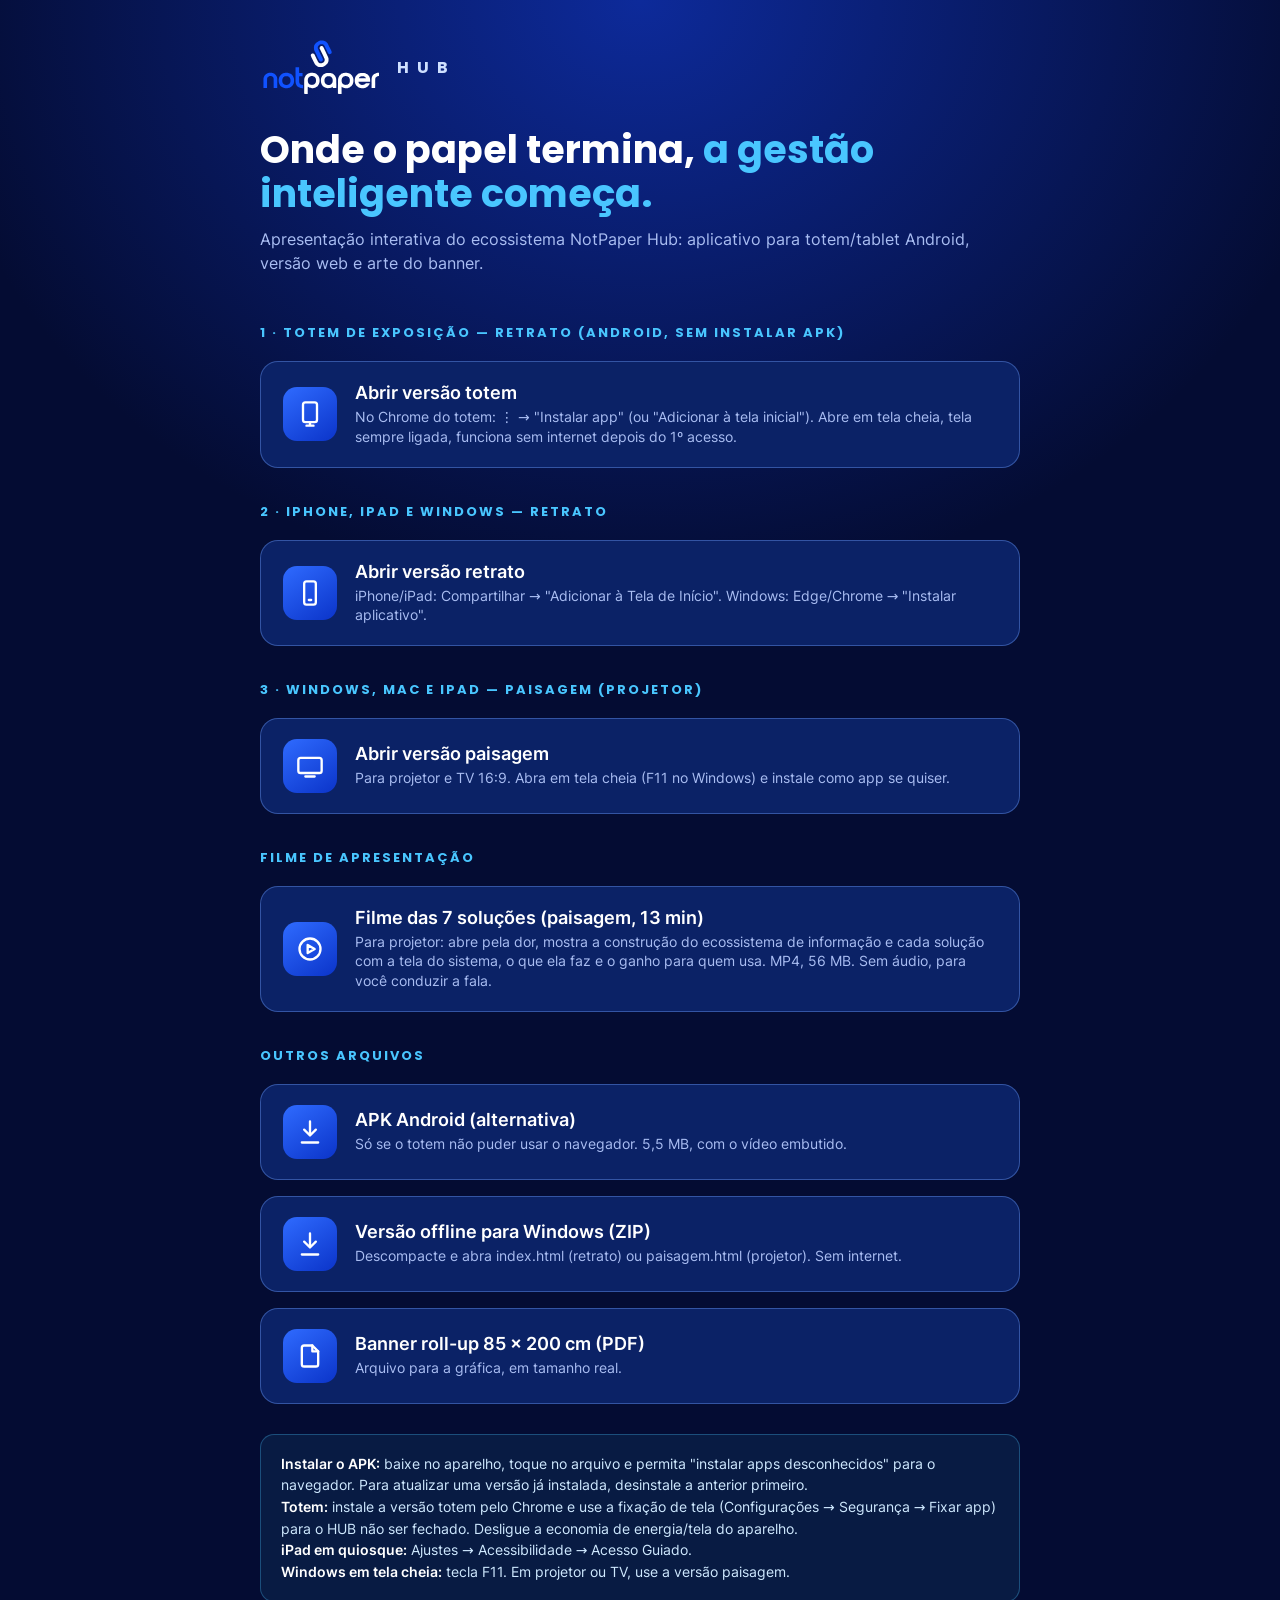
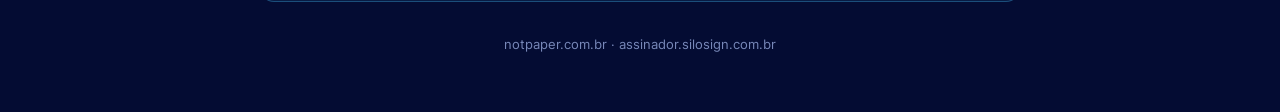
<file: hub/downloads.html>
<!doctype html>
<html lang="pt-BR">
<head>
  <meta charset="utf-8">
  <meta name="robots" content="noindex, nofollow, noarchive">
  <meta name="googlebot" content="noindex, nofollow, noarchive">
  <meta name="viewport" content="width=device-width, initial-scale=1">
  <title>NotPaper Hub — Downloads</title>
  <style>
    @font-face { font-family: "Poppins"; font-weight: 700; src: url("assets/fonts/poppins-latin-700-normal.woff2") format("woff2"); }
    @font-face { font-family: "Inter"; font-weight: 400; src: url("assets/fonts/inter-latin-400-normal.woff2") format("woff2"); }
    @font-face { font-family: "Inter"; font-weight: 600; src: url("assets/fonts/inter-latin-600-normal.woff2") format("woff2"); }
    :root { --bg: #040c33; --card: #0b2266; --line: rgba(110,160,255,.4); --tx: #fff; --mu: #a9bdf2; --bl: #1052ff; --cy: #49c6ff; }
    * { box-sizing: border-box; margin: 0; padding: 0; }
    body { min-height: 100vh; background: radial-gradient(ellipse 80% 50% at 50% 0%, #0d2a9a, transparent 70%), var(--bg); color: var(--tx);
      font-family: "Inter", system-ui, sans-serif; padding: 40px 16px 60px; }
    main { max-width: 760px; margin: 0 auto; }
    header { display: flex; align-items: center; gap: 18px; margin-bottom: 34px; }
    header img { height: 54px; }
    header span { font-family: "Poppins"; font-weight: 700; letter-spacing: 8px; color: #cfe0ff; }
    h1 { font-family: "Poppins"; font-weight: 700; font-size: clamp(26px, 5vw, 38px); line-height: 1.15; }
    h1 b { color: var(--cy); }
    p.lead { color: var(--mu); margin: 12px 0 30px; line-height: 1.5; }
    .grid { display: grid; gap: 16px; }
    .sec { margin: 18px 0 2px; font-family: "Poppins"; font-weight: 700; font-size: 13px; letter-spacing: 2px; text-transform: uppercase; color: var(--cy); }
    a.item { display: flex; gap: 18px; align-items: center; padding: 20px 22px; border-radius: 18px; background: var(--card);
      border: 1.5px solid var(--line); color: var(--tx); text-decoration: none; transition: transform .15s, border-color .15s; }
    a.item:hover, a.item:focus-visible { transform: translateY(-2px); border-color: var(--cy); outline: none; }
    .ic { flex: 0 0 auto; width: 54px; height: 54px; border-radius: 14px; display: grid; place-items: center; background: linear-gradient(145deg, #2f6bff, #0b34c9); }
    .ic svg { width: 28px; height: 28px; stroke: #fff; fill: none; stroke-width: 2; stroke-linecap: round; stroke-linejoin: round; }
    .t { font-weight: 600; font-size: 18px; }
    .d { color: var(--mu); font-size: 14px; margin-top: 4px; line-height: 1.4; }
    .note { margin-top: 30px; padding: 18px 20px; border-radius: 14px; background: rgba(73,198,255,.08); border: 1px solid rgba(73,198,255,.3); color: #cfe9ff; font-size: 14px; line-height: 1.55; }
    .note b { color: #fff; }
    footer { margin-top: 34px; color: rgba(169,189,242,.7); font-size: 13px; text-align: center; }
  </style>
</head>
<body>
<main>
  <header><img src="assets/img/logo-dark.svg" alt="notpaper"><span>HUB</span></header>
  <h1>Onde o papel termina, <b>a gestão inteligente começa.</b></h1>
  <p class="lead">Apresentação interativa do ecossistema NotPaper Hub: aplicativo para totem/tablet Android, versão web e arte do banner.</p>

  <div class="grid">
    <div class="sec">1 · Totem de exposição — retrato (Android, sem instalar APK)</div>
    <a class="item" href="totem.html">
      <div class="ic"><svg viewBox="0 0 24 24"><rect x="6" y="2" width="12" height="17" rx="2"/><path d="M9 22h6M12 19v3"/></svg></div>
      <div><div class="t">Abrir versão totem</div><div class="d">No Chrome do totem: ⋮ → "Instalar app" (ou "Adicionar à tela inicial"). Abre em tela cheia, tela sempre ligada, funciona sem internet depois do 1º acesso.</div></div>
    </a>
    <div class="sec">2 · iPhone, iPad e Windows — retrato</div>
    <a class="item" href="index.html">
      <div class="ic"><svg viewBox="0 0 24 24"><rect x="7" y="2" width="10" height="20" rx="2"/><path d="M11 18h2"/></svg></div>
      <div><div class="t">Abrir versão retrato</div><div class="d">iPhone/iPad: Compartilhar → "Adicionar à Tela de Início". Windows: Edge/Chrome → "Instalar aplicativo".</div></div>
    </a>
    <div class="sec">3 · Windows, Mac e iPad — paisagem (projetor)</div>
    <a class="item" href="paisagem.html">
      <div class="ic"><svg viewBox="0 0 24 24"><rect x="2" y="5" width="20" height="13" rx="2"/><path d="M8 21h8"/></svg></div>
      <div><div class="t">Abrir versão paisagem</div><div class="d">Para projetor e TV 16:9. Abra em tela cheia (F11 no Windows) e instale como app se quiser.</div></div>
    </a>
    <div class="sec">Filme de apresentação</div>
    <a class="item" href="arquivos/notpaper-hub-filme.mp4">
      <div class="ic"><svg viewBox="0 0 24 24"><circle cx="12" cy="12" r="9"/><path d="M10 8.5v7l6-3.5z"/></svg></div>
      <div><div class="t">Filme das 7 soluções (paisagem, 13 min)</div><div class="d">Para projetor: abre pela dor, mostra a construção do ecossistema de informação e cada solução com a tela do sistema, o que ela faz e o ganho para quem usa. MP4, 56 MB. Sem áudio, para você conduzir a fala.</div></div>
    </a>
    <div class="sec">Outros arquivos</div>
    <a class="item" href="https://github.com/arlindoacneto/notpaper-gestao-municipal/releases/download/hub-latest/NotPaperHub.apk">
      <div class="ic"><svg viewBox="0 0 24 24"><path d="M12 3v12M7 10l5 5 5-5M5 21h14"/></svg></div>
      <div><div class="t">APK Android (alternativa)</div><div class="d">Só se o totem não puder usar o navegador. 5,5 MB, com o vídeo embutido.</div></div>
    </a>
    <a class="item" href="arquivos/NotPaperHub-web.zip" download>
      <div class="ic"><svg viewBox="0 0 24 24"><path d="M12 3v12M7 10l5 5 5-5M5 21h14"/></svg></div>
      <div><div class="t">Versão offline para Windows (ZIP)</div><div class="d">Descompacte e abra index.html (retrato) ou paisagem.html (projetor). Sem internet.</div></div>
    </a>
    <a class="item" href="arquivos/notpaper-hub-banner-85x200.pdf" download>
      <div class="ic"><svg viewBox="0 0 24 24"><path d="M14 3H7a2 2 0 0 0-2 2v14a2 2 0 0 0 2 2h10a2 2 0 0 0 2-2V8z"/><path d="M14 3v5h5"/></svg></div>
      <div><div class="t">Banner roll-up 85 x 200 cm (PDF)</div><div class="d">Arquivo para a gráfica, em tamanho real.</div></div>
    </a>
  </div>

  <div class="note">
    <b>Instalar o APK:</b> baixe no aparelho, toque no arquivo e permita "instalar apps desconhecidos" para o navegador.
    Para atualizar uma versão já instalada, desinstale a anterior primeiro.<br>
    <b>Totem:</b> instale a versão totem pelo Chrome e use a fixação de tela (Configurações → Segurança → Fixar app) para o HUB não ser fechado. Desligue a economia de energia/tela do aparelho.<br>
    <b>iPad em quiosque:</b> Ajustes → Acessibilidade → Acesso Guiado.<br>
    <b>Windows em tela cheia:</b> tecla F11. Em projetor ou TV, use a versão paisagem.
  </div>
  <footer>notpaper.com.br · assinador.silosign.com.br</footer>
</main>
</body>
</html>
</file>
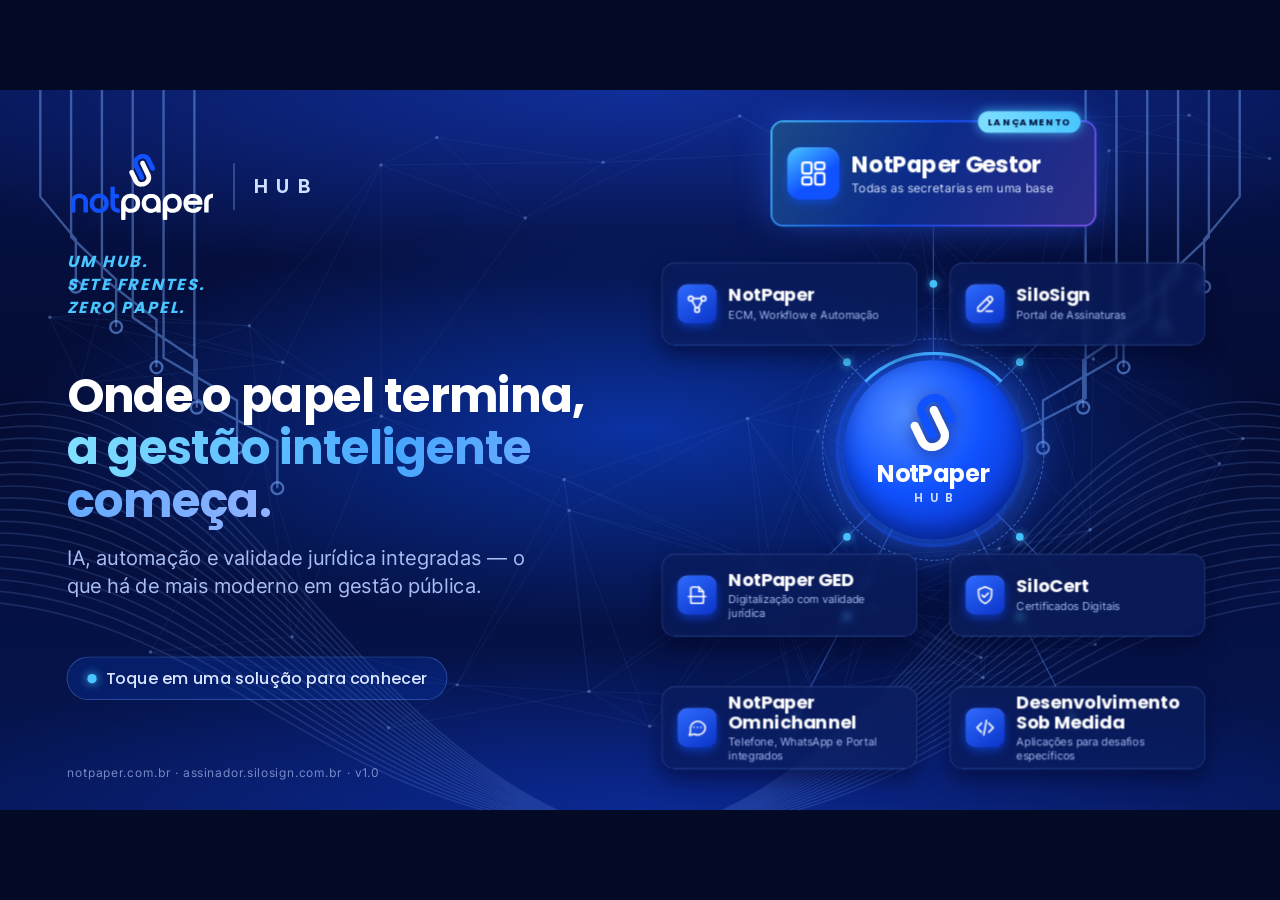
<file: hub/paisagem.html>
<!doctype html>
<html lang="pt-BR">
<head>
  <meta charset="utf-8">
  <meta name="robots" content="noindex, nofollow, noarchive">
  <meta name="googlebot" content="noindex, nofollow, noarchive">
  <meta name="viewport" content="width=device-width, initial-scale=1, maximum-scale=1, user-scalable=no, viewport-fit=cover">
  <title>NotPaper Hub · Paisagem</title>
  <meta name="theme-color" content="#030a26">
  <meta name="apple-mobile-web-app-capable" content="yes">
  <meta name="mobile-web-app-capable" content="yes">
  <meta name="apple-mobile-web-app-status-bar-style" content="black-translucent">
  <meta name="apple-mobile-web-app-title" content="NotPaper Hub Paisagem">
  <link rel="manifest" href="manifest-paisagem.webmanifest">
  <link rel="icon" type="image/png" href="assets/icons/icon-192.png">
  <link rel="apple-touch-icon" href="assets/icons/icon-180.png">
  <link rel="stylesheet" href="hub.css">
</head>
<body class="land">
  <div id="viewport">
    <div id="stage">
      <div class="bg" id="bg"></div>

      <header class="top">
        <img class="logo" src="assets/img/logo-dark.svg" alt="notpaper">
        <span class="div"></span>
        <span class="hubtag">HUB</span>
        <div class="selo" id="selo"></div>
      </header>

      <div class="hub" id="hub"></div>

      <section class="claim">
        <div class="f" id="frase"></div>
        <div class="s" id="subfrase"></div>
      </section>

      <div class="hint" id="dica"><i></i><span></span></div>
      <div class="foot" id="foot"></div>

      <div class="detail" id="detail"><div class="panel" id="panel"></div></div>
      <div class="zoom" id="zoom"><img alt=""><div class="zhint">Toque para fechar</div></div>
      <div class="player" id="player">
        <video playsinline preload="none"></video>
        <div class="btn sec vback" data-act="close"><svg viewBox="0 0 24 24"><path d="M3.5 11L12 4l8.5 7"/><path d="M6 9.5V20h12V9.5"/></svg>Voltar ao HUB</div>
      </div>
    </div>
    <!-- Sistema aberto dentro do HUB (navegador/iPhone/Windows). Fica fora do #stage para usar o tamanho real da tela. -->
    <div class="frame" id="frame">
      <div class="fbar">
        <button class="fback" type="button" data-act="fclose"><svg viewBox="0 0 24 24"><path d="M15 5l-7 7 7 7"/></svg>Voltar ao HUB</button>
        <div class="ftitle"><b></b><span>Página em branco ou login que não avança? Use "Abrir fora".</span></div>
        <a class="fext" target="_blank" rel="noopener" data-act="fext">Abrir fora<svg viewBox="0 0 24 24"><path d="M14 4h6v6"/><path d="M20 4l-9 9"/><path d="M18 14v4a2 2 0 0 1-2 2H6a2 2 0 0 1-2-2V8a2 2 0 0 1 2-2h4"/></svg></a>
      </div>
      <iframe title="Sistema" sandbox="allow-scripts allow-same-origin allow-forms allow-popups allow-popups-to-escape-sandbox allow-modals allow-downloads allow-storage-access-by-user-activation" allow="fullscreen; clipboard-read; clipboard-write; camera; microphone; geolocation" referrerpolicy="strict-origin-when-cross-origin"></iframe>
    </div>
  </div>
  <script src="config.js"></script>
  <script src="hub.js"></script>
  <script>
    // Instalação/offline só quando servido por http(s) (no app Android e no ZIP local é ignorado)
    if ("serviceWorker" in navigator && /^https?:$/.test(location.protocol)) navigator.serviceWorker.register("sw.js");
  </script>
</body>
</html>
</file>
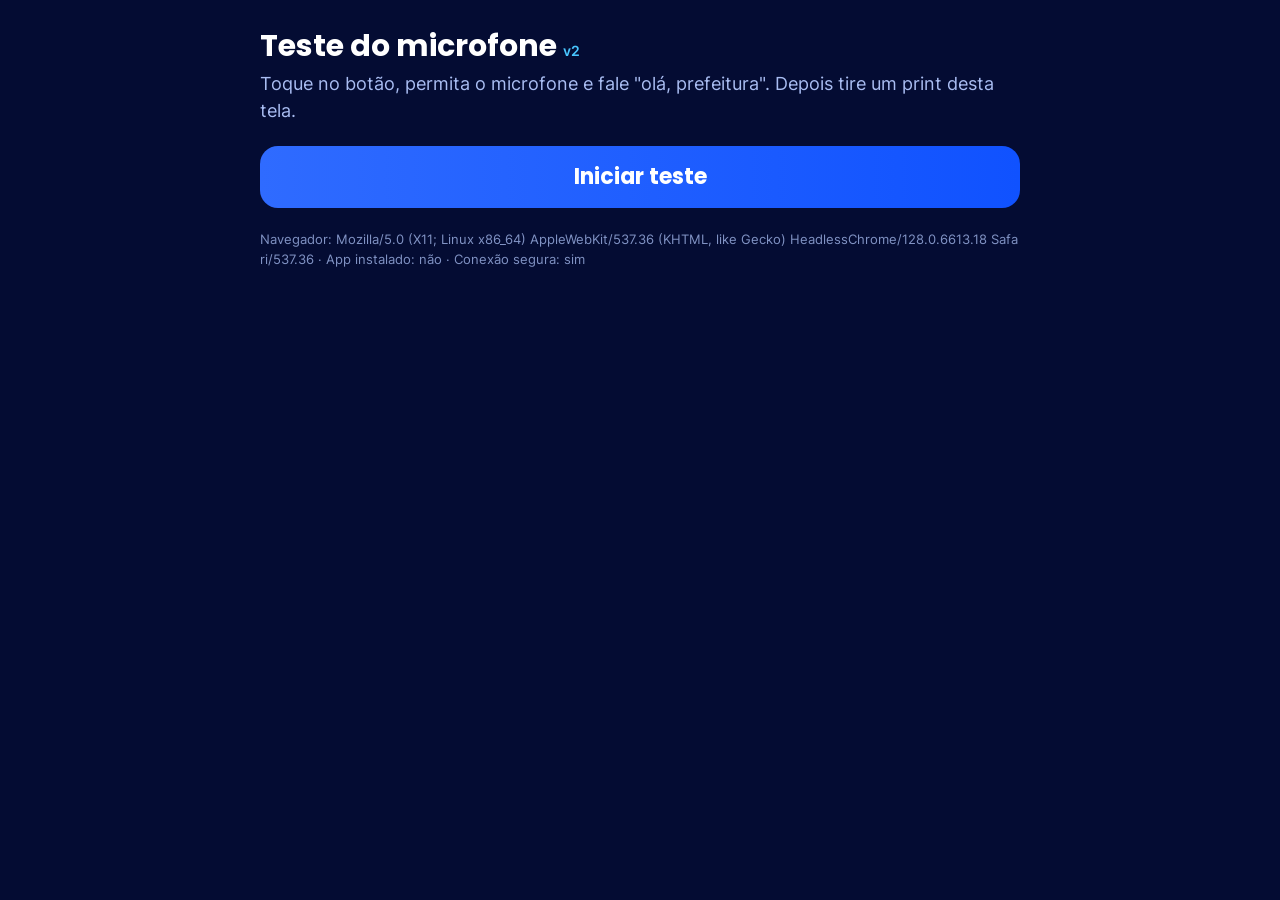
<file: hub/teste-microfone.html>
<!doctype html>
<html lang="pt-BR">
<head>
<meta charset="utf-8">
<meta name="robots" content="noindex, nofollow, noarchive">
<meta name="viewport" content="width=device-width, initial-scale=1">
<title>NotPaper Hub · Teste do microfone</title>
<style>
  @font-face { font-family: "Poppins"; font-weight: 700; src: url("assets/fonts/poppins-latin-700-normal.woff2") format("woff2"); }
  @font-face { font-family: "Inter"; font-weight: 400; src: url("assets/fonts/inter-latin-400-normal.woff2") format("woff2"); }
  @font-face { font-family: "Inter"; font-weight: 600; src: url("assets/fonts/inter-latin-600-normal.woff2") format("woff2"); }
  * { box-sizing: border-box; margin: 0; padding: 0; }
  body { min-height: 100vh; background: #040c33; color: #fff; font: 400 18px/1.5 "Inter", system-ui, sans-serif; padding: 28px 16px 60px; }
  main { max-width: 760px; margin: 0 auto; }
  h1 { font: 700 30px/1.2 "Poppins"; margin-bottom: 6px; }
  p.sub { color: #a9bdf2; margin-bottom: 22px; }
  button { display: block; width: 100%; padding: 20px; border: 0; border-radius: 18px; cursor: pointer; font: 700 22px/1 "Poppins"; color: #fff;
    background: linear-gradient(90deg, #2f6bff, #1052ff); margin-bottom: 22px; }
  button:disabled { opacity: .5; }
  .row { display: flex; gap: 14px; align-items: flex-start; padding: 16px 18px; margin-bottom: 12px; border-radius: 14px; background: #0b2266; border: 1.5px solid rgba(110,160,255,.4); }
  .row .st { flex: 0 0 34px; height: 34px; border-radius: 50%; display: grid; place-items: center; font-weight: 700; background: #33416b; }
  .row.ok .st { background: #1a9c5b; } .row.err .st { background: #c7334a; } .row.warn .st { background: #c98a12; }
  .row b { display: block; font-weight: 600; }
  .row span { color: #cfe0ff; font-size: 16px; }
  .meter { height: 18px; border-radius: 9px; background: #1b2a5c; overflow: hidden; margin-top: 8px; }
  .meter i { display: block; height: 100%; width: 0; background: linear-gradient(90deg, #49c6ff, #1aff9c); transition: width .08s; }
  .fala { margin-top: 8px; font: 600 20px/1.4 "Inter"; color: #7fe0ff; }
  .tec { margin-top: 18px; font-size: 13px; color: #8193c4; word-break: break-all; }
</style>
</head>
<body>
<main>
  <h1>Teste do microfone <small style="font:600 14px Inter;color:#49c6ff">v2</small></h1>
  <p class="sub">Toque no botão, permita o microfone e fale "olá, prefeitura". Depois tire um print desta tela.</p>
  <button id="go">Iniciar teste</button>
  <div id="res"></div>
  <div class="tec" id="tec"></div>
</main>
<script>
(function () {
  var res = document.getElementById("res");
  function linha(id, titulo, txt, cls) {
    var el = document.getElementById(id);
    if (!el) { el = document.createElement("div"); el.id = id; res.appendChild(el); }
    el.className = "row " + (cls || "");
    el.innerHTML = '<div class="st">' + ({ ok: "✓", err: "✕", warn: "!" }[cls] || "…") + "</div><div><b>" + titulo + "</b><span>" + txt + "</span></div>";
    return el;
  }
  var standalone = matchMedia("(display-mode: standalone), (display-mode: fullscreen)").matches || navigator.standalone;
  document.getElementById("tec").textContent = "Navegador: " + navigator.userAgent + " · App instalado: " + (standalone ? "sim" : "não") + " · Conexão segura: " + (window.isSecureContext ? "sim" : "não");

  document.getElementById("go").onclick = async function () {
    this.disabled = true; res.innerHTML = "";
    // 1. Microfone físico
    if (!navigator.mediaDevices || !navigator.mediaDevices.getUserMedia) {
      linha("m1", "1. Acesso ao microfone", "Este navegador não permite acesso ao microfone.", "err"); return;
    }
    var stream;
    try {
      stream = await navigator.mediaDevices.getUserMedia({ audio: true });
      var nomes = [];
      try { nomes = (await navigator.mediaDevices.enumerateDevices()).filter(function (d) { return d.kind === "audioinput"; }).map(function (d) { return d.label || "(sem nome)"; }); } catch (e) {}
      var usado = (stream.getAudioTracks()[0] || {}).label || "";
      linha("m1", "1. Microfone encontrado e permitido", "Entradas de som que o aparelho enxerga (" + nomes.length + "): <b>" + (nomes.join(" · ") || "nenhuma listada") + "</b>" + (usado ? "<br>Em uso no teste: <b>" + usado + "</b>" : ""), "ok");
    } catch (e) {
      var msg = { NotFoundError: "Nenhum microfone encontrado: o aparelho não tem microfone ou ele está desconectado.",
        NotAllowedError: "Permissão negada. Libere em: Configurações do Android → Apps → Chrome → Permissões → Microfone, e no Chrome: cadeado na barra de endereço → Microfone → Permitir.",
        NotReadableError: "O microfone existe, mas está em uso por outro app ou travado pelo sistema." }[e.name] || ("Erro: " + e.name + " " + e.message);
      linha("m1", "1. Microfone", msg, "err"); return;
    }
    // 2. Nível do som
    var el2 = linha("m2", "2. Fale agora: o nível deve subir", '<div class="meter"><i id="lv"></i></div>', "");
    var max = 0;
    try {
      var ctx = new (window.AudioContext || window.webkitAudioContext)(), src = ctx.createMediaStreamSource(stream), an = ctx.createAnalyser();
      an.fftSize = 512; src.connect(an); var buf = new Uint8Array(an.fftSize), t0 = performance.now();
      await new Promise(function (ok) {
        (function loop() {
          an.getByteTimeDomainData(buf); var pk = 0; for (var i = 0; i < buf.length; i++) pk = Math.max(pk, Math.abs(buf[i] - 128));
          max = Math.max(max, pk); var lv = document.getElementById("lv"); if (lv) lv.style.width = Math.min(100, pk / 64 * 100) + "%";
          if (performance.now() - t0 < 5000) requestAnimationFrame(loop); else ok();
        })();
      });
      ctx.close();
    } catch (e) {}
    stream.getTracks().forEach(function (t) { t.stop(); });
    if (max > 10) linha("m2", "2. Som captado", "O microfone está captando a voz.", "ok");
    else linha("m2", "2. Som muito baixo ou nenhum", "O microfone não captou voz. Verifique se está mudo, desconectado ou se há outro microfone selecionado.", "warn");
    // 3. Reconhecimento de voz (o que o Gestor usa)
    var R = window.SpeechRecognition || window.webkitSpeechRecognition;
    if (!R) { linha("m3", "3. Reconhecimento de voz", "Este navegador não tem reconhecimento de voz. O Gestor só aceita perguntas digitadas aqui.", "err"); return; }
    linha("m3", "3. Reconhecimento de voz: fale \"olá, prefeitura\"", "Ouvindo…", "");
    try {
      var r = new R(); r.lang = "pt-BR"; r.interimResults = false; r.maxAlternatives = 1;
      var feito = false;
      r.onresult = function (e) { feito = true; linha("m3", "3. Reconhecimento de voz funcionando", 'Entendido: <div class="fala">"' + e.results[0][0].transcript + '"</div>', "ok"); };
      r.onerror = function (e) {
        feito = true;
        var m = { "not-allowed": "Permissão de voz negada pelo navegador ou pelo sistema.",
          "service-not-allowed": "O aparelho não tem o serviço de reconhecimento de voz do Google (comum em totens sem Google Play). O microfone funciona, mas o Android não converte fala em texto.",
          "network": "Sem internet ou sem acesso aos servidores de voz do Google. O reconhecimento precisa de internet.",
          "no-speech": "Nenhuma fala detectada. Toque em Iniciar teste de novo e fale mais perto.",
          "audio-capture": "O reconhecimento de voz não conseguiu usar o microfone.",
          "language-not-supported": "Português não está disponível no serviço de voz deste aparelho.",
          "aborted": "O Android interrompeu o reconhecimento de voz. Normalmente é porque não chega som do microfone (veja o item 2) ou porque o serviço de voz do Google não está disponível neste aparelho." }[e.error] || ("Erro: " + e.error);
        linha("m3", "3. Reconhecimento de voz", m, e.error === "no-speech" ? "warn" : "err");
      };
      r.onend = function () { if (!feito) linha("m3", "3. Reconhecimento de voz", "Terminou sem resultado. Toque em Iniciar teste de novo.", "warn"); document.getElementById("go").disabled = false; };
      r.start();
    } catch (e) { linha("m3", "3. Reconhecimento de voz", "Não iniciou: " + e.message, "err"); }
    document.getElementById("go").disabled = false;
  };
})();
</script>
</body>
</html>
</file>
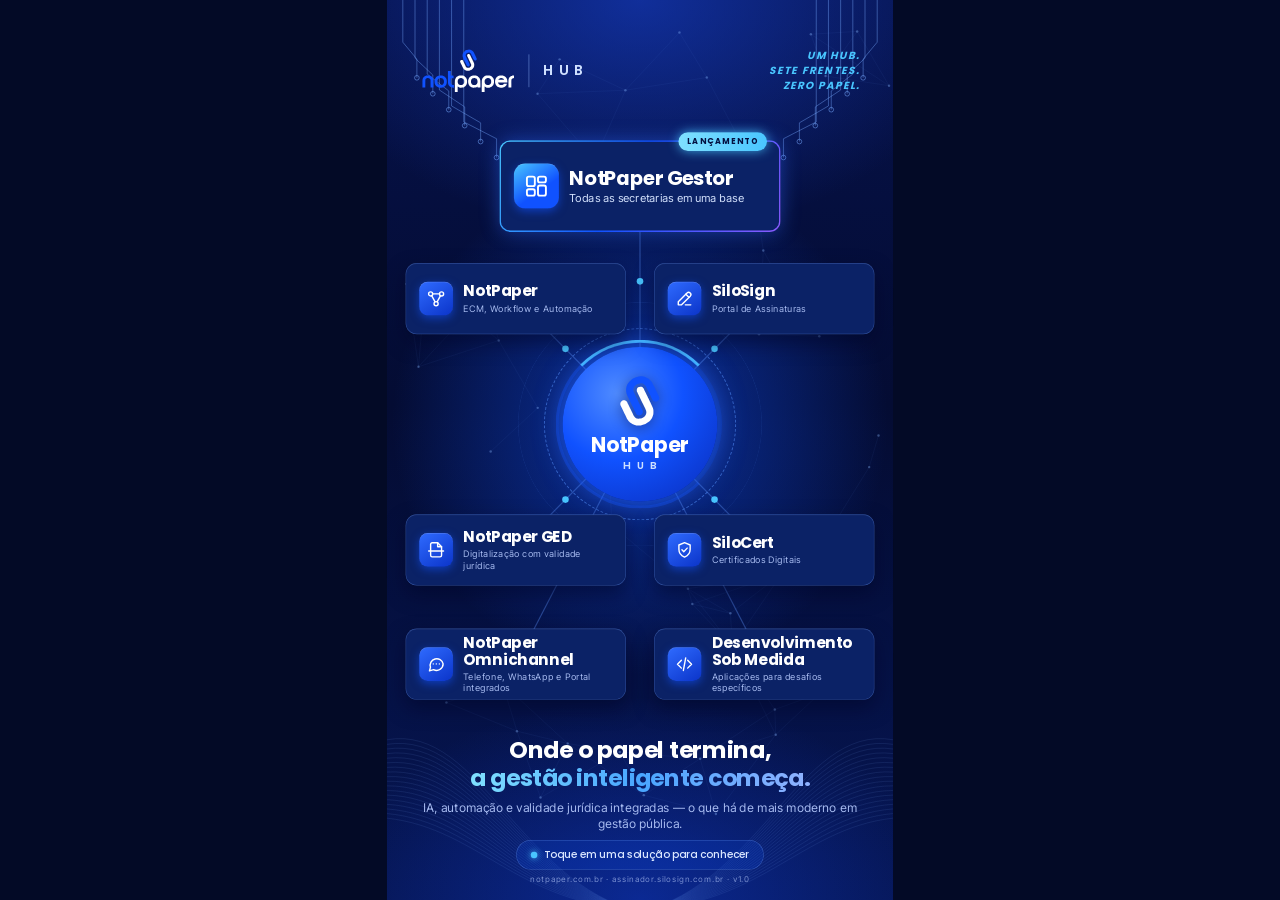
<file: hub/totem.html>
<!doctype html>
<html lang="pt-BR">
<head>
  <meta charset="utf-8">
  <meta name="robots" content="noindex, nofollow, noarchive">
  <meta name="googlebot" content="noindex, nofollow, noarchive">
  <meta name="viewport" content="width=device-width, initial-scale=1, maximum-scale=1, user-scalable=no, viewport-fit=cover">
  <title>NotPaper Hub · Totem</title>
  <meta name="theme-color" content="#030a26">
  <meta name="apple-mobile-web-app-capable" content="yes">
  <meta name="mobile-web-app-capable" content="yes">
  <meta name="apple-mobile-web-app-status-bar-style" content="black-translucent">
  <meta name="apple-mobile-web-app-title" content="NotPaper Totem">
  <link rel="manifest" href="manifest-totem.webmanifest">
  <link rel="icon" type="image/png" href="assets/icons/icon-192.png">
  <link rel="apple-touch-icon" href="assets/icons/icon-180.png">
  <link rel="stylesheet" href="hub.css">
</head>
<body class="totem">
  <div id="viewport">
    <div id="stage">
      <div class="bg" id="bg"></div>

      <header class="top">
        <img class="logo" src="assets/img/logo-dark.svg" alt="notpaper">
        <span class="div"></span>
        <span class="hubtag">HUB</span>
        <div class="selo" id="selo"></div>
      </header>

      <div class="hub" id="hub"></div>

      <section class="claim">
        <div class="f" id="frase"></div>
        <div class="s" id="subfrase"></div>
      </section>

      <div class="hint" id="dica"><i></i><span></span></div>
      <div class="foot" id="foot"></div>

      <div class="detail" id="detail"><div class="panel" id="panel"></div></div>
      <div class="zoom" id="zoom"><img alt=""><div class="zhint">Toque para fechar</div></div>
      <div class="player" id="player">
        <video playsinline preload="none"></video>
        <div class="btn sec vback" data-act="close"><svg viewBox="0 0 24 24"><path d="M3.5 11L12 4l8.5 7"/><path d="M6 9.5V20h12V9.5"/></svg>Voltar ao HUB</div>
      </div>
    </div>
    <!-- Sistema aberto dentro do HUB (navegador/iPhone/Windows). Fica fora do #stage para usar o tamanho real da tela. -->
    <div class="frame" id="frame">
      <div class="fbar">
        <button class="fback" type="button" data-act="fclose"><svg viewBox="0 0 24 24"><path d="M15 5l-7 7 7 7"/></svg>Voltar ao HUB</button>
        <div class="ftitle"><b></b><span>Página em branco ou login que não avança? Use "Abrir fora".</span></div>
        <a class="fext" target="_blank" rel="noopener" data-act="fext">Abrir fora<svg viewBox="0 0 24 24"><path d="M14 4h6v6"/><path d="M20 4l-9 9"/><path d="M18 14v4a2 2 0 0 1-2 2H6a2 2 0 0 1-2-2V8a2 2 0 0 1 2-2h4"/></svg></a>
      </div>
      <iframe title="Sistema" sandbox="allow-scripts allow-same-origin allow-forms allow-popups allow-popups-to-escape-sandbox allow-modals allow-downloads allow-storage-access-by-user-activation" allow="fullscreen; clipboard-read; clipboard-write; camera; microphone; geolocation" referrerpolicy="strict-origin-when-cross-origin"></iframe>
    </div>
  </div>
  <script src="config.js"></script>
  <script src="hub.js"></script>
  <script>
    // Instalação/offline só quando servido por http(s) (no app Android e no ZIP local é ignorado)
    if ("serviceWorker" in navigator && /^https?:$/.test(location.protocol)) navigator.serviceWorker.register("sw.js");
  </script>
</body>
</html>
</file>
<file: hub/hub.css>
/* NotPaper Hub — estilos compartilhados (totem/app e banner) */
@font-face { font-family: "Poppins"; font-weight: 400; src: url("assets/fonts/poppins-latin-400-normal.woff2") format("woff2"); }
@font-face { font-family: "Poppins"; font-weight: 500; src: url("assets/fonts/poppins-latin-500-normal.woff2") format("woff2"); }
@font-face { font-family: "Poppins"; font-weight: 600; src: url("assets/fonts/poppins-latin-600-normal.woff2") format("woff2"); }
@font-face { font-family: "Poppins"; font-weight: 700; src: url("assets/fonts/poppins-latin-700-normal.woff2") format("woff2"); }
@font-face { font-family: "Poppins"; font-weight: 800; src: url("assets/fonts/poppins-latin-800-normal.woff2") format("woff2"); }
@font-face { font-family: "Inter"; font-weight: 400; src: url("assets/fonts/inter-latin-400-normal.woff2") format("woff2"); }
@font-face { font-family: "Inter"; font-weight: 500; src: url("assets/fonts/inter-latin-500-normal.woff2") format("woff2"); }
@font-face { font-family: "Inter"; font-weight: 600; src: url("assets/fonts/inter-latin-600-normal.woff2") format("woff2"); }

:root {
  --np-blue: #1052ff;
  --np-blue-2: #2f6bff;
  --np-cyan: #49c6ff;
  --np-ink: #030a26;
  --np-navy: #071548;
  --np-text: #ffffff;
  --np-muted: #a9bdf2;
  --np-card: rgba(10, 28, 92, 0.72);
  --np-line: rgba(96, 150, 255, 0.38);
}

* { box-sizing: border-box; margin: 0; padding: 0; }
html, body { width: 100%; height: 100%; overflow: hidden; background: var(--np-ink); color: var(--np-text);
  font-family: "Inter", system-ui, sans-serif; -webkit-tap-highlight-color: transparent; user-select: none; -webkit-user-select: none; }

/* ---------- Fundo tecnológico ---------- */
.bg { position: absolute; inset: 0; overflow: hidden;
  background:
    radial-gradient(ellipse 70% 40% at 50% 47%, rgba(16, 82, 255, 0.55), transparent 70%),
    radial-gradient(ellipse 90% 35% at 50% 0%, rgba(25, 70, 220, 0.55), transparent 75%),
    radial-gradient(ellipse 80% 30% at 50% 100%, rgba(16, 60, 210, 0.5), transparent 75%),
    linear-gradient(180deg, #06124a 0%, #040c33 45%, #061654 100%); }
.bg svg { position: absolute; inset: 0; width: 100%; height: 100%; }

/* ---------- Diagrama do HUB (caixa 1080 x 1240) ---------- */
.hub { position: absolute; width: 1080px; height: 1240px; }
.hub-lines { position: absolute; inset: 0; width: 1080px; height: 1240px; overflow: visible; }
.hub-lines .base { stroke: var(--np-line); stroke-width: 2.5; }
.hub-lines .flow { stroke: #7fd3ff; stroke-width: 4; stroke-linecap: round; stroke-dasharray: 26 520;
  filter: drop-shadow(0 0 6px #49c6ff); animation: flow 3.2s linear infinite; }
.hub-lines .dot { fill: var(--np-cyan); filter: drop-shadow(0 0 8px #49c6ff); }
@keyframes flow { from { stroke-dashoffset: 546; } to { stroke-dashoffset: 0; } }

.core { position: absolute; left: 540px; top: 620px; width: 0; height: 0; }
.core .ring { position: absolute; border-radius: 50%; transform: translate(-50%, -50%); }
.core .r1 { width: 410px; height: 410px; border: 2px dashed rgba(90, 150, 255, 0.55); animation: spin 40s linear infinite; }
.core .r2 { width: 520px; height: 520px; border: 1.5px dotted rgba(90, 150, 255, 0.35); animation: spin 70s linear infinite reverse; }
.core .r3 { width: 360px; height: 360px; border: 6px solid rgba(16, 82, 255, 0.35);
  border-top-color: var(--np-cyan); border-right-color: rgba(73, 198, 255, 0.0); animation: spin 9s linear infinite; }
@keyframes spin { to { transform: translate(-50%, -50%) rotate(360deg); } }
.core .disc { position: absolute; width: 330px; height: 330px; transform: translate(-50%, -50%); border-radius: 50%;
  background: radial-gradient(circle at 35% 30%, #4f8bff 0%, #1052ff 45%, #0a2bb8 100%);
  box-shadow: 0 0 0 10px rgba(16, 82, 255, 0.18), 0 0 90px rgba(47, 107, 255, 0.85), inset 0 -18px 40px rgba(0, 10, 60, 0.45);
  display: flex; flex-direction: column; align-items: center; justify-content: center; gap: 6px; }
.core .disc img { height: 112px; filter: drop-shadow(0 6px 14px rgba(0, 0, 40, 0.45)); }
.core .disc .t1 { font-family: "Poppins"; font-weight: 700; font-size: 44px; line-height: 1; letter-spacing: -0.5px; margin-top: 8px; }
.core .disc .t2 { font-family: "Poppins"; font-weight: 600; font-size: 22px; letter-spacing: 12px; padding-left: 12px; color: #cfe0ff; }

.card { position: absolute; transform: translate(-50%, -50%); display: flex; align-items: center; gap: 22px;
  padding: 0 28px; border-radius: 24px; background: var(--np-card);
  border: 1.5px solid rgba(110, 160, 255, 0.42);
  box-shadow: 0 18px 40px rgba(0, 6, 40, 0.55), inset 0 1px 0 rgba(255, 255, 255, 0.08);
  backdrop-filter: blur(6px); -webkit-backdrop-filter: blur(6px); }
.card .ic { flex: 0 0 auto; width: 72px; height: 72px; border-radius: 18px; display: flex; align-items: center; justify-content: center;
  background: linear-gradient(145deg, #2f6bff, #0b34c9); box-shadow: 0 6px 18px rgba(16, 82, 255, 0.55), inset 0 1px 0 rgba(255,255,255,.25); }
.card .ic svg { width: 40px; height: 40px; stroke: #fff; fill: none; stroke-width: 1.8; stroke-linecap: round; stroke-linejoin: round; }
.card .nm { font-family: "Poppins"; font-weight: 700; font-size: 33px; line-height: 1.1; letter-spacing: -0.3px; }
.card .sb { font-size: 20px; color: var(--np-muted); margin-top: 6px; line-height: 1.25; }
.card.feat { border: none; background:
    linear-gradient(var(--np-card), var(--np-card)) padding-box,
    linear-gradient(120deg, #49c6ff, #1052ff 45%, #8a5bff) border-box;
  border: 3px solid transparent; box-shadow: 0 0 60px rgba(47, 107, 255, 0.55), 0 18px 40px rgba(0, 6, 40, 0.55); }
.card.feat .ic { width: 96px; height: 96px; border-radius: 24px; background: linear-gradient(145deg, #49c6ff, #1052ff 60%); }
.card.feat .ic svg { width: 54px; height: 54px; }
.card.feat .nm { font-size: 42px; }
.card.feat .sb { font-size: 23px; color: #d6e4ff; }
.card .badge { position: absolute; top: -20px; right: 26px; padding: 7px 18px; border-radius: 999px;
  font-family: "Poppins"; font-weight: 700; font-size: 17px; letter-spacing: 3px; color: #031040;
  background: linear-gradient(90deg, #7fe0ff, #49c6ff); box-shadow: 0 0 22px rgba(73, 198, 255, 0.8); }

/* ---------- Totem / App ---------- */
#viewport { position: fixed; inset: 0; background: var(--np-ink); }
#stage { position: absolute; left: 0; top: 0; width: 1080px; height: 1920px; transform-origin: 0 0; overflow: hidden; }

.top { position: absolute; left: 70px; right: 70px; top: 96px; height: 110px; display: flex; align-items: center; }
.top .logo { height: 92px; }
.top .div { width: 2px; height: 70px; background: rgba(150, 185, 255, 0.45); margin: 0 30px; }
.top .hubtag { font-family: "Poppins"; font-weight: 600; font-size: 30px; letter-spacing: 12px; color: #cfe0ff; }
.top .selo { margin-left: auto; text-align: right; font-family: "Poppins"; font-weight: 700; font-style: italic;
  font-size: 22px; letter-spacing: 3px; line-height: 1.45; color: var(--np-cyan); }

#stage .hub { left: 0; top: 285px; }
.card.tap { cursor: pointer; transition: transform 0.18s ease, box-shadow 0.18s ease; }
.card.tap:active { transform: translate(-50%, -50%) scale(0.96); box-shadow: 0 0 70px rgba(73, 198, 255, 0.9); }

.claim { position: absolute; left: 70px; right: 70px; top: 1572px; text-align: center; }
.claim .f { font-family: "Poppins"; font-weight: 700; font-size: 50px; line-height: 1.18; letter-spacing: -0.6px; }
.grad { background: linear-gradient(90deg, #7fe0ff, #49a6ff 50%, #8fb2ff); -webkit-background-clip: text; background-clip: text; color: transparent; }
.claim .s { font-size: 25px; color: var(--np-muted); margin-top: 16px; line-height: 1.4; }

.hint { position: absolute; left: 50%; top: 1792px; transform: translateX(-50%); display: flex; align-items: center; gap: 14px;
  padding: 14px 30px; border-radius: 999px; border: 1.5px solid rgba(110, 160, 255, 0.45); background: rgba(16, 82, 255, 0.18);
  font-family: "Poppins"; font-weight: 500; font-size: 22px; color: #dbe7ff; white-space: nowrap; animation: breathe 2.6s ease-in-out infinite; }
.hint i { width: 14px; height: 14px; border-radius: 50%; background: var(--np-cyan); box-shadow: 0 0 14px var(--np-cyan); }
@keyframes breathe { 0%, 100% { opacity: 0.65; } 50% { opacity: 1; } }
.foot { position: absolute; left: 0; right: 0; bottom: 34px; text-align: center; font-size: 18px; letter-spacing: 1px; color: rgba(169, 189, 242, 0.7); }

/* ---------- Painel de detalhe ---------- */
.detail { position: absolute; inset: 0; display: flex; align-items: center; justify-content: center; padding: 0 60px;
  background: rgba(2, 8, 34, 0.72); backdrop-filter: blur(10px); -webkit-backdrop-filter: blur(10px);
  opacity: 0; pointer-events: none; transition: opacity 0.25s ease; }
.detail.on { opacity: 1; pointer-events: auto; }
.panel { position: relative; width: 100%; padding: 70px 64px 60px; border-radius: 36px;
  background: linear-gradient(180deg, rgba(14, 38, 120, 0.96), rgba(6, 20, 74, 0.97));
  border: 2px solid rgba(110, 160, 255, 0.45); box-shadow: 0 30px 90px rgba(0, 0, 0, 0.6), 0 0 80px rgba(16, 82, 255, 0.35);
  transform: translateY(40px) scale(0.98); transition: transform 0.3s cubic-bezier(.2,.8,.2,1); }
.detail.on .panel { transform: none; }
.panel .x { position: absolute; top: 26px; right: 26px; width: 74px; height: 74px; border-radius: 50%; border: 1.5px solid rgba(150,185,255,.45);
  background: rgba(255,255,255,.06); color: #fff; font-size: 40px; line-height: 70px; text-align: center; cursor: pointer; }
.panel .hd { display: flex; align-items: center; gap: 30px; }
.panel .hd .ic { width: 128px; height: 128px; border-radius: 32px; display: flex; align-items: center; justify-content: center; flex: 0 0 auto;
  background: linear-gradient(145deg, #49c6ff, #1052ff 60%); box-shadow: 0 10px 30px rgba(16, 82, 255, 0.6); }
.panel .hd .ic svg { width: 70px; height: 70px; stroke: #fff; fill: none; stroke-width: 1.7; stroke-linecap: round; stroke-linejoin: round; }
.panel .bdg { display: inline-block; margin-bottom: 10px; padding: 6px 16px; border-radius: 999px; font-family: "Poppins"; font-weight: 700;
  font-size: 18px; letter-spacing: 3px; color: #031040; background: linear-gradient(90deg, #7fe0ff, #49c6ff); }
.panel h2 { font-family: "Poppins"; font-weight: 700; font-size: 58px; line-height: 1.05; letter-spacing: -0.8px; }
.panel h3 { font-family: "Poppins"; font-weight: 500; font-size: 28px; color: var(--np-cyan); margin-top: 8px; }
.panel .rs { font-size: 31px; line-height: 1.5; color: #e4ecff; margin: 44px 0 34px; }
.panel ul { list-style: none; display: grid; gap: 20px; }
.panel li { display: flex; gap: 18px; align-items: flex-start; font-size: 27px; line-height: 1.35; color: #dbe6ff; }
.panel li svg { flex: 0 0 auto; width: 36px; height: 36px; margin-top: 1px; stroke: var(--np-cyan); fill: none; stroke-width: 2.4; stroke-linecap: round; stroke-linejoin: round; }
.panel .lg { margin-top: 34px; display: inline-flex; align-items: center; gap: 12px; padding: 12px 22px; border-radius: 14px;
  background: rgba(73, 198, 255, 0.12); border: 1px solid rgba(73, 198, 255, 0.4); font-size: 22px; color: #bfe9ff; }
.panel .act { display: grid; gap: 22px; margin-top: 54px; }
.btn { display: flex; align-items: center; justify-content: center; gap: 16px; height: 104px; border-radius: 26px; cursor: pointer;
  font-family: "Poppins"; font-weight: 600; font-size: 32px; border: none; color: #fff; transition: transform .15s ease; }
.btn:active { transform: scale(0.97); }
.btn svg { width: 34px; height: 34px; stroke: currentColor; fill: none; stroke-width: 2.4; stroke-linecap: round; stroke-linejoin: round; }
.btn.pri { background: linear-gradient(90deg, #2f6bff, #1052ff 60%, #0a3fe0); box-shadow: 0 12px 34px rgba(16, 82, 255, 0.6); }
.btn.sec { background: rgba(255, 255, 255, 0.06); border: 2px solid rgba(150, 185, 255, 0.5); color: #dbe7ff; }
.timer { position: absolute; left: 64px; right: 64px; bottom: 22px; height: 4px; border-radius: 4px; background: rgba(255,255,255,.08); overflow: hidden; }
.timer i { display: block; height: 100%; width: 100%; background: linear-gradient(90deg, #49c6ff, #1052ff); transform-origin: 0 0; }

/* ---------- Player de vídeo ---------- */
.player { position: absolute; inset: 0; background: #000; display: none; z-index: 5; }
.player.on { display: block; }
.player video { position: absolute; inset: 0; width: 100%; height: 100%; object-fit: contain; background: #000; }
.player .vback { position: absolute; left: 50%; bottom: 60px; transform: translateX(-50%); width: 420px; background: rgba(3, 10, 38, 0.82);
  backdrop-filter: blur(6px); -webkit-backdrop-filter: blur(6px); }

/* ---------- Casos (Desenvolvimento Sob Medida) ---------- */
.panel .cases { margin-top: 34px; display: grid; gap: 14px; }
.panel .cases .ct { font-family: "Poppins"; font-weight: 600; font-size: 20px; letter-spacing: 4px; text-transform: uppercase; color: var(--np-cyan); }
.panel .case { position: relative; padding: 20px 70px 20px 24px; border-radius: 18px; background: rgba(255,255,255,.05); border: 1.5px solid rgba(110,160,255,.35); }
.panel .case[data-url] { cursor: pointer; }
.panel .case b { display: block; font-family: "Poppins"; font-weight: 600; font-size: 27px; }
.panel .case span { display: block; font-size: 22px; color: var(--np-muted); margin-top: 4px; }
.panel .case svg { position: absolute; right: 24px; top: 50%; width: 30px; height: 30px; margin-top: -15px; stroke: var(--np-cyan); fill: none; stroke-width: 2.2; stroke-linecap: round; stroke-linejoin: round; }
.panel .shot { display: block; width: 100%; margin-top: 26px; border-radius: 16px; border: 1.5px solid rgba(110,160,255,.35); }

/* ---------- Caso com imagem + ampliar ---------- */
.panel .case.hasimg { display: flex; align-items: center; gap: 22px; padding-left: 16px; }
.panel .case .thumb { flex: 0 0 auto; width: 150px; height: 190px; object-fit: cover; object-position: top; border-radius: 12px; border: 1.5px solid rgba(110,160,255,.4); background: #fff; }
.panel .case em { display: block; font-style: normal; font-size: 19px; color: var(--np-cyan); margin-top: 8px; }
.zoom { position: absolute; inset: 0; z-index: 6; display: none; background: rgba(2,8,34,.94); align-items: center; justify-content: center; flex-direction: column; gap: 24px; padding: 60px; }
.zoom.on { display: flex; }
.zoom img { max-width: 100%; max-height: 1680px; border-radius: 18px; box-shadow: 0 30px 90px rgba(0,0,0,.6); background: #fff; }
.zoom .zhint { font-family: "Poppins"; font-size: 24px; color: #cfe0ff; }

/* ---------- Sistema dentro do HUB (tamanho real da tela) ---------- */
.frame { position: fixed; inset: 0; z-index: 20; display: none; flex-direction: column; background: #fff; }
.frame.on { display: flex; }
.fbar { flex: 0 0 auto; display: flex; align-items: center; gap: 12px; padding: 8px 12px; padding-top: max(8px, env(safe-area-inset-top));
  background: #030a26; color: #fff; box-shadow: 0 2px 12px rgba(0,0,0,.35); font-family: "Inter", system-ui, sans-serif; }
.fback { flex: 0 0 auto; display: inline-flex; align-items: center; gap: 6px; padding: 10px 16px 10px 10px; border: 0; border-radius: 999px; cursor: pointer;
  background: linear-gradient(90deg, #2f6bff, #1052ff); color: #fff; font: 600 15px/1 "Poppins", system-ui, sans-serif; }
.fback svg, .fext svg { width: 20px; height: 20px; stroke: currentColor; fill: none; stroke-width: 2.4; stroke-linecap: round; stroke-linejoin: round; }
.ftitle { flex: 1 1 auto; min-width: 0; }
.ftitle b { display: block; font: 600 14px/1.2 "Poppins", system-ui, sans-serif; white-space: nowrap; overflow: hidden; text-overflow: ellipsis; }
.ftitle span { display: block; font-size: 11px; line-height: 1.3; color: #a9bdf2; white-space: nowrap; overflow: hidden; text-overflow: ellipsis; }
.fext { flex: 0 0 auto; display: inline-flex; align-items: center; gap: 6px; padding: 9px 12px; border-radius: 999px; border: 1.5px solid rgba(150,185,255,.5);
  color: #dbe7ff; text-decoration: none; font: 500 13px/1 "Poppins", system-ui, sans-serif; }
.frame iframe { flex: 1 1 auto; width: 100%; border: 0; background: #fff; }
@media (max-width: 420px) { .ftitle span { display: none; } }

/* ================= PAISAGEM (projetor 16:9) ================= */
.land #stage { width: 1920px; height: 1080px; }
.land .top { left: 100px; right: auto; width: 780px; top: 90px; height: 110px; }
.land .top .logo { height: 100px; }
.land .top .selo { position: absolute; left: 0; top: 150px; margin: 0; text-align: left; font-size: 24px; }
.land .claim { left: 100px; right: auto; width: 800px; top: 420px; text-align: left; }
.land .claim .f { font-size: 70px; line-height: 1.12; letter-spacing: -1px; }
.land .claim .s { font-size: 30px; margin-top: 26px; max-width: 720px; }
.land .hint { left: 100px; top: 850px; transform: none; font-size: 24px; }
.land .foot { left: 100px; right: auto; bottom: 46px; text-align: left; }
.land #stage .hub { left: 960px; top: 34px; transform: scale(0.815); transform-origin: 0 0; }
.land .detail { padding: 0 110px; }
.land .panel { max-width: 1640px; display: flex; gap: 70px; align-items: stretch; padding: 64px 70px 56px; }
.land .panel .c1 { flex: 1.05 1 0; min-width: 0; }
.land .panel .c2 { flex: 0.95 1 0; min-width: 0; display: flex; flex-direction: column; gap: 26px; padding-top: 18px; }
.land .panel .c2 > * { margin-top: 0; }
.land .panel .c2 .lg { align-self: flex-start; }
.land .panel .c2 .act { margin-top: auto; }
.land .panel .rs { margin: 34px 0 28px; font-size: 29px; }
.land .panel li { font-size: 25px; }
.land .panel .case .thumb { width: 130px; height: 160px; }
.land .zoom img { max-height: 960px; }
.land .player .vback { bottom: 44px; }

/* ================= TOTEM (HTML leve para aparelhos de exposição) ================= */
/* Sem desfoques de transparência e sem sombras animadas: pesados para o processador gráfico dos totens */
.totem .card, .totem .detail, .totem .player .vback, .totem .zoom { backdrop-filter: none !important; -webkit-backdrop-filter: none !important; }
.totem .card { background: #0b2266; }
.totem .card.feat { background: linear-gradient(#0b2266, #0b2266) padding-box, linear-gradient(120deg, #49c6ff, #1052ff 45%, #8a5bff) border-box; box-shadow: 0 0 40px rgba(47, 107, 255, 0.45); }
.totem .detail { background: rgba(2, 8, 34, 0.92); }
.totem .hub-lines .flow, .totem .hub-lines .dot { filter: none; }
.totem .core .r1, .totem .core .r2 { animation: none; }
.totem .core .disc { box-shadow: 0 0 0 10px rgba(16, 82, 255, 0.18), 0 0 60px rgba(47, 107, 255, 0.7); }
</file>
